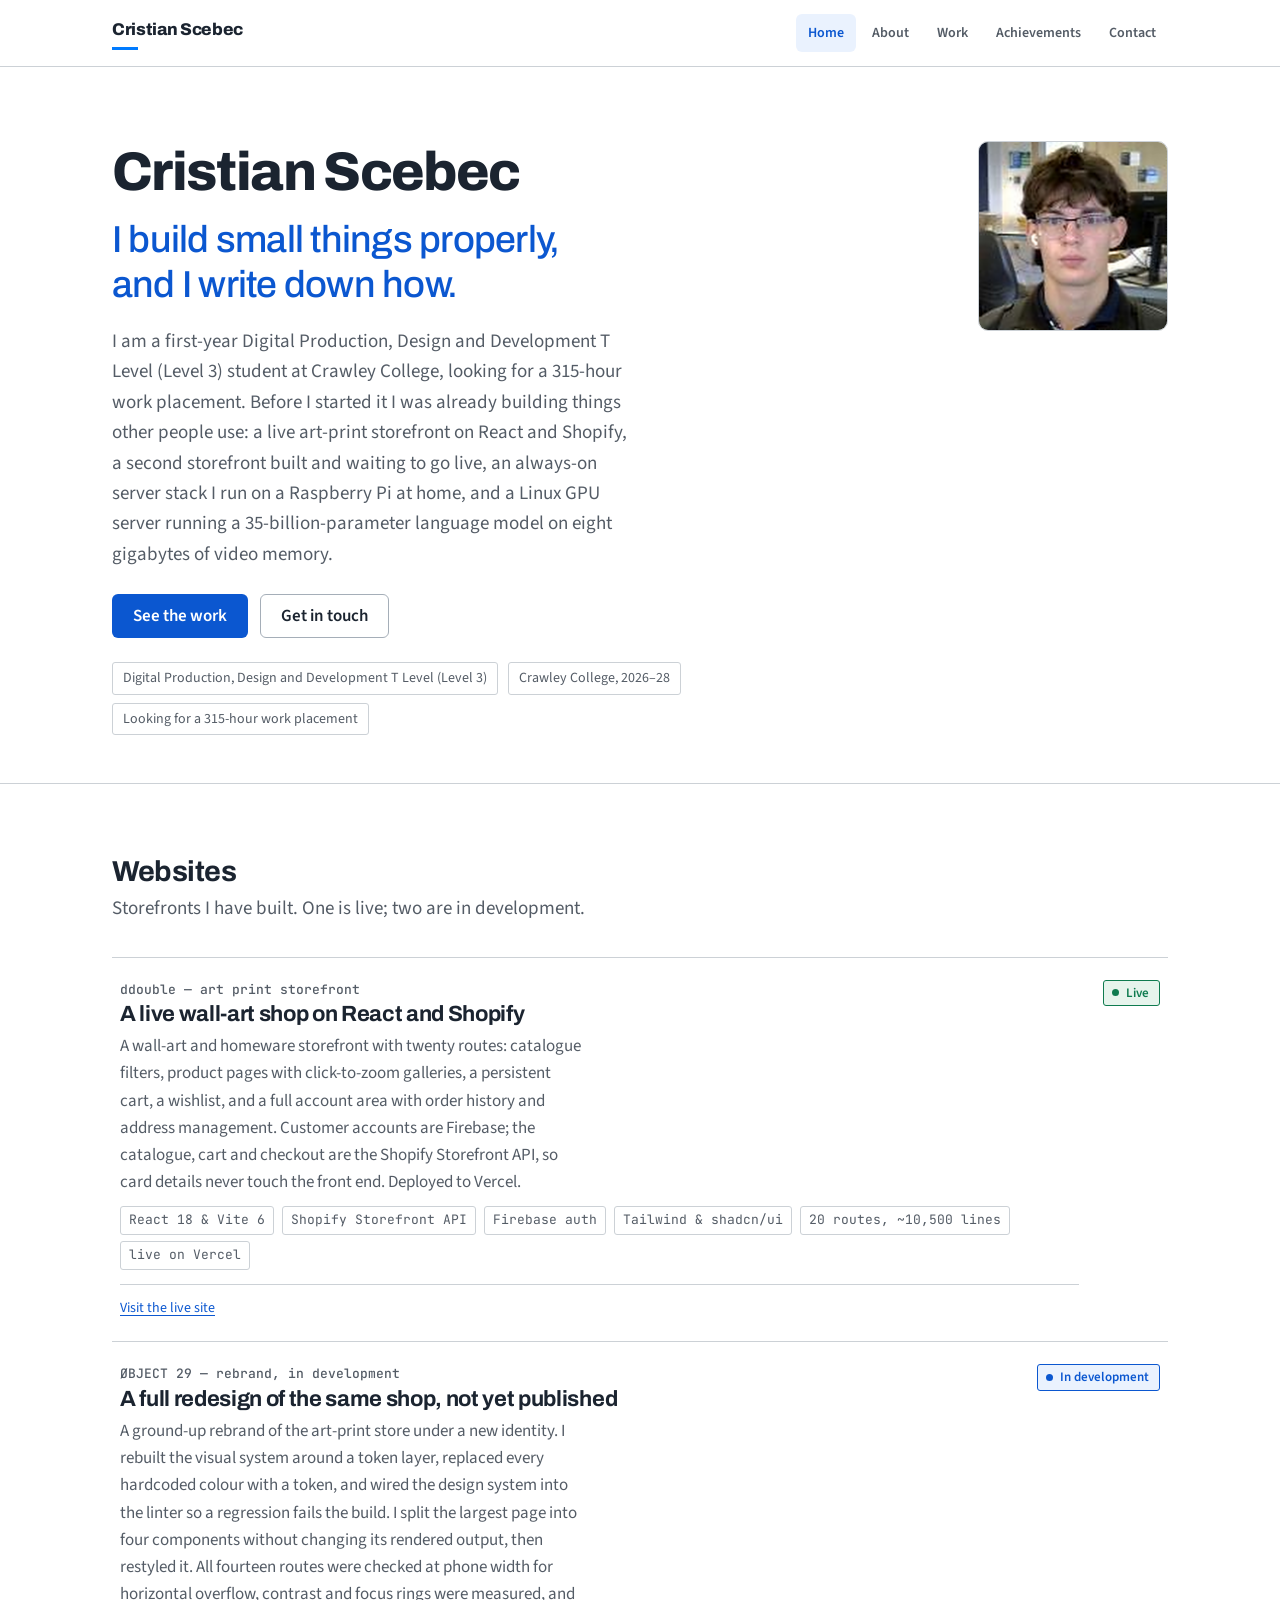
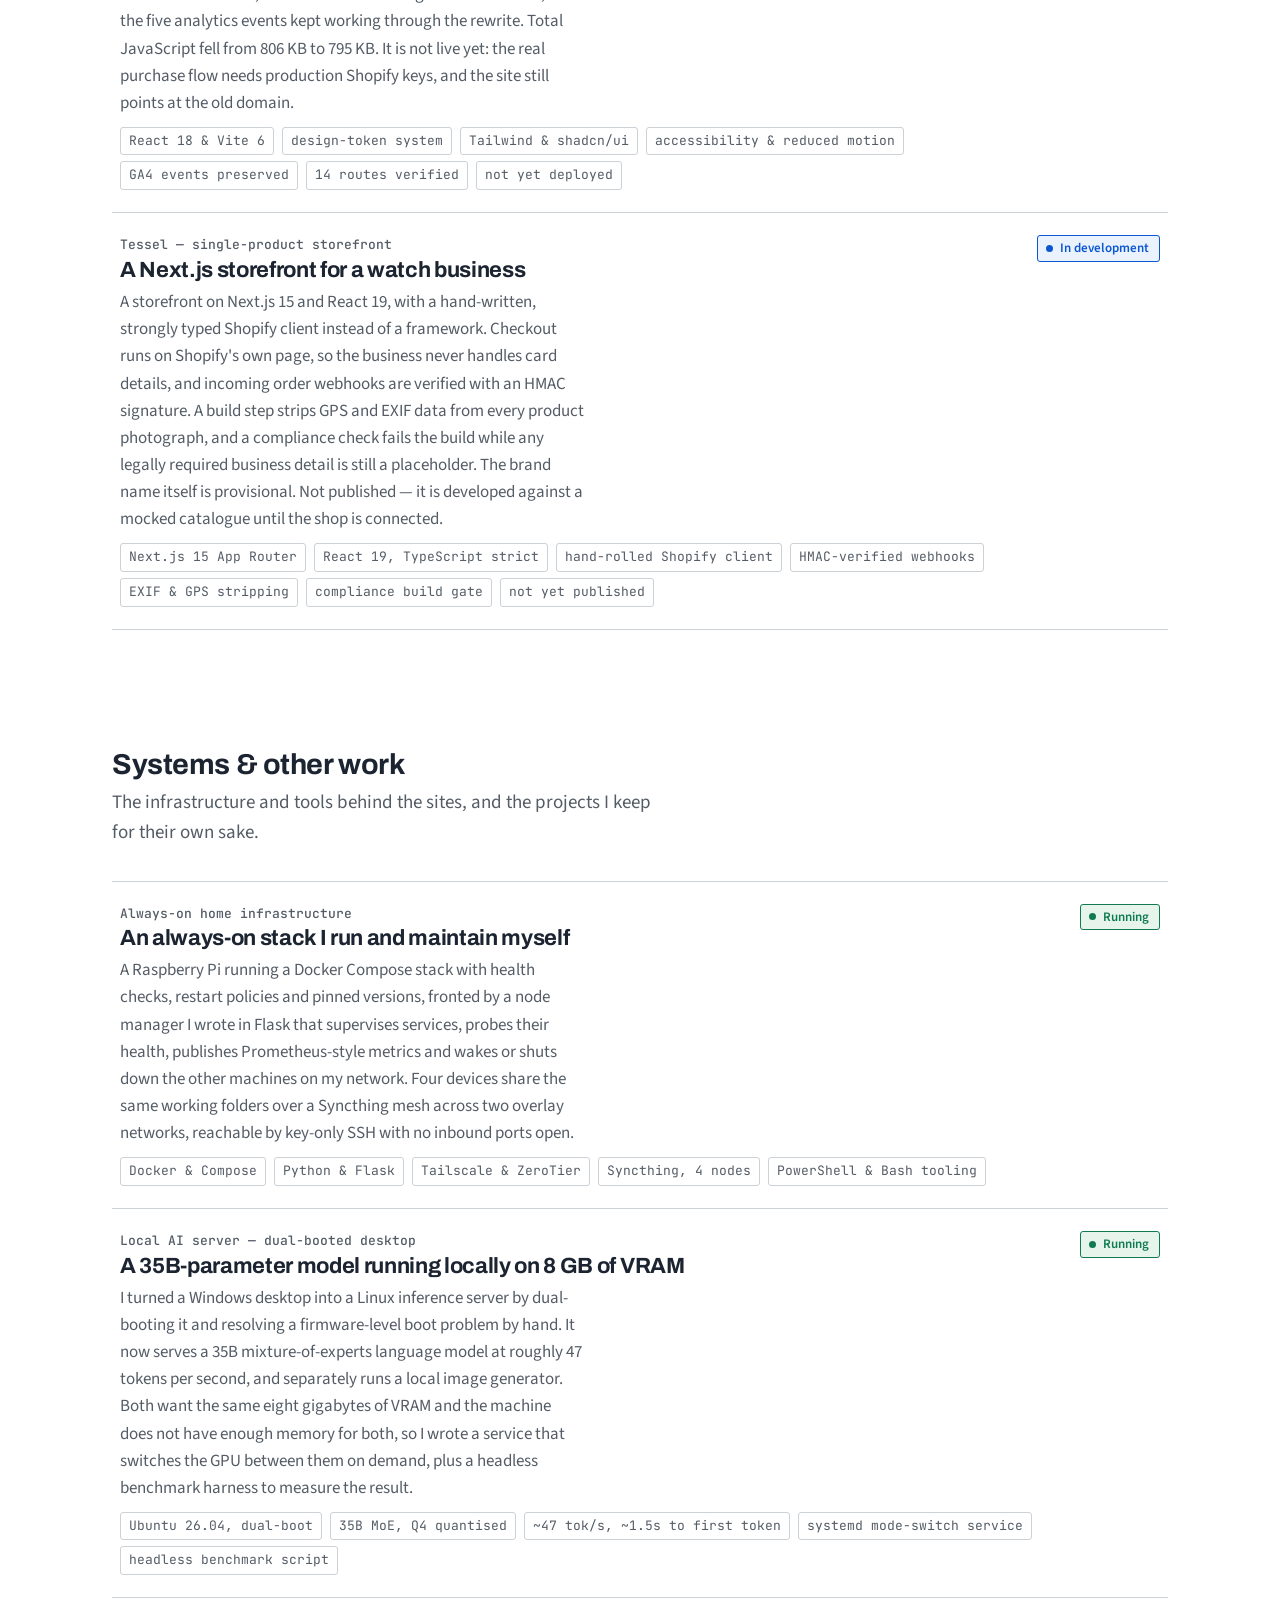
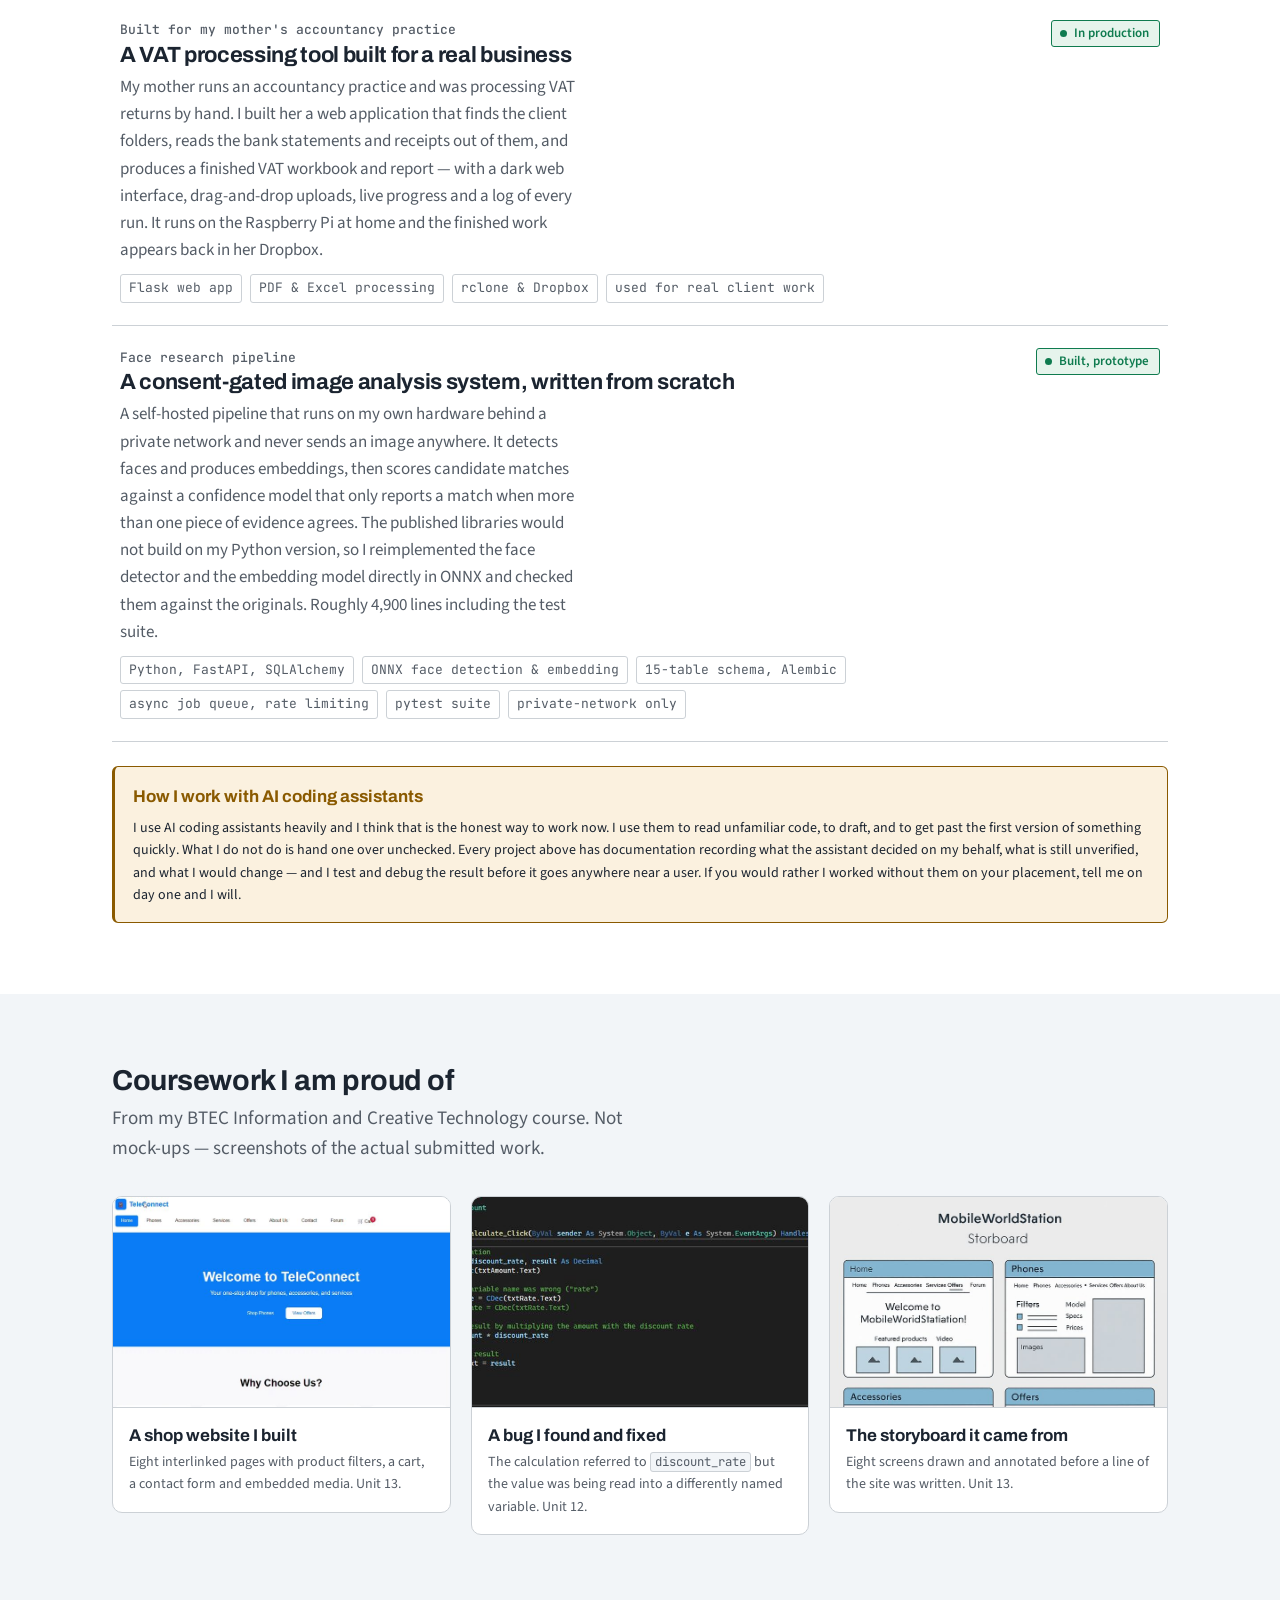
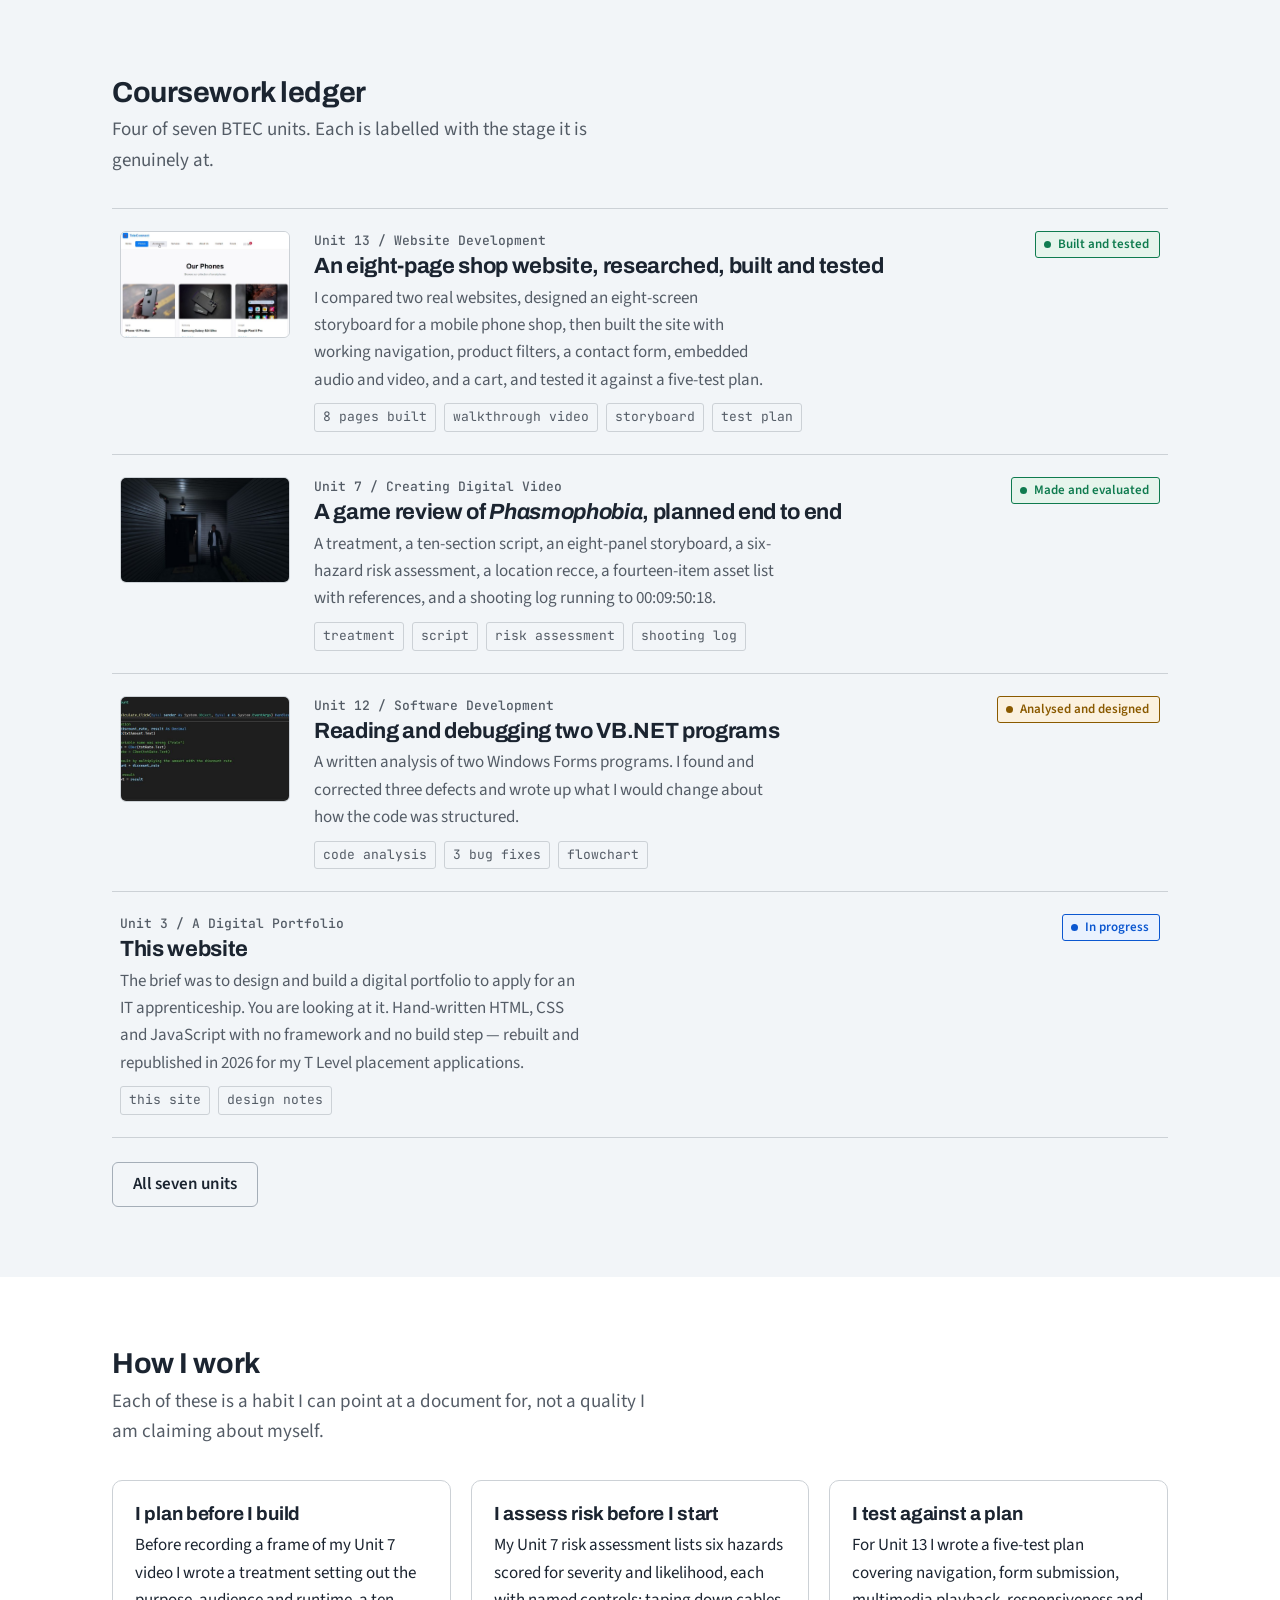
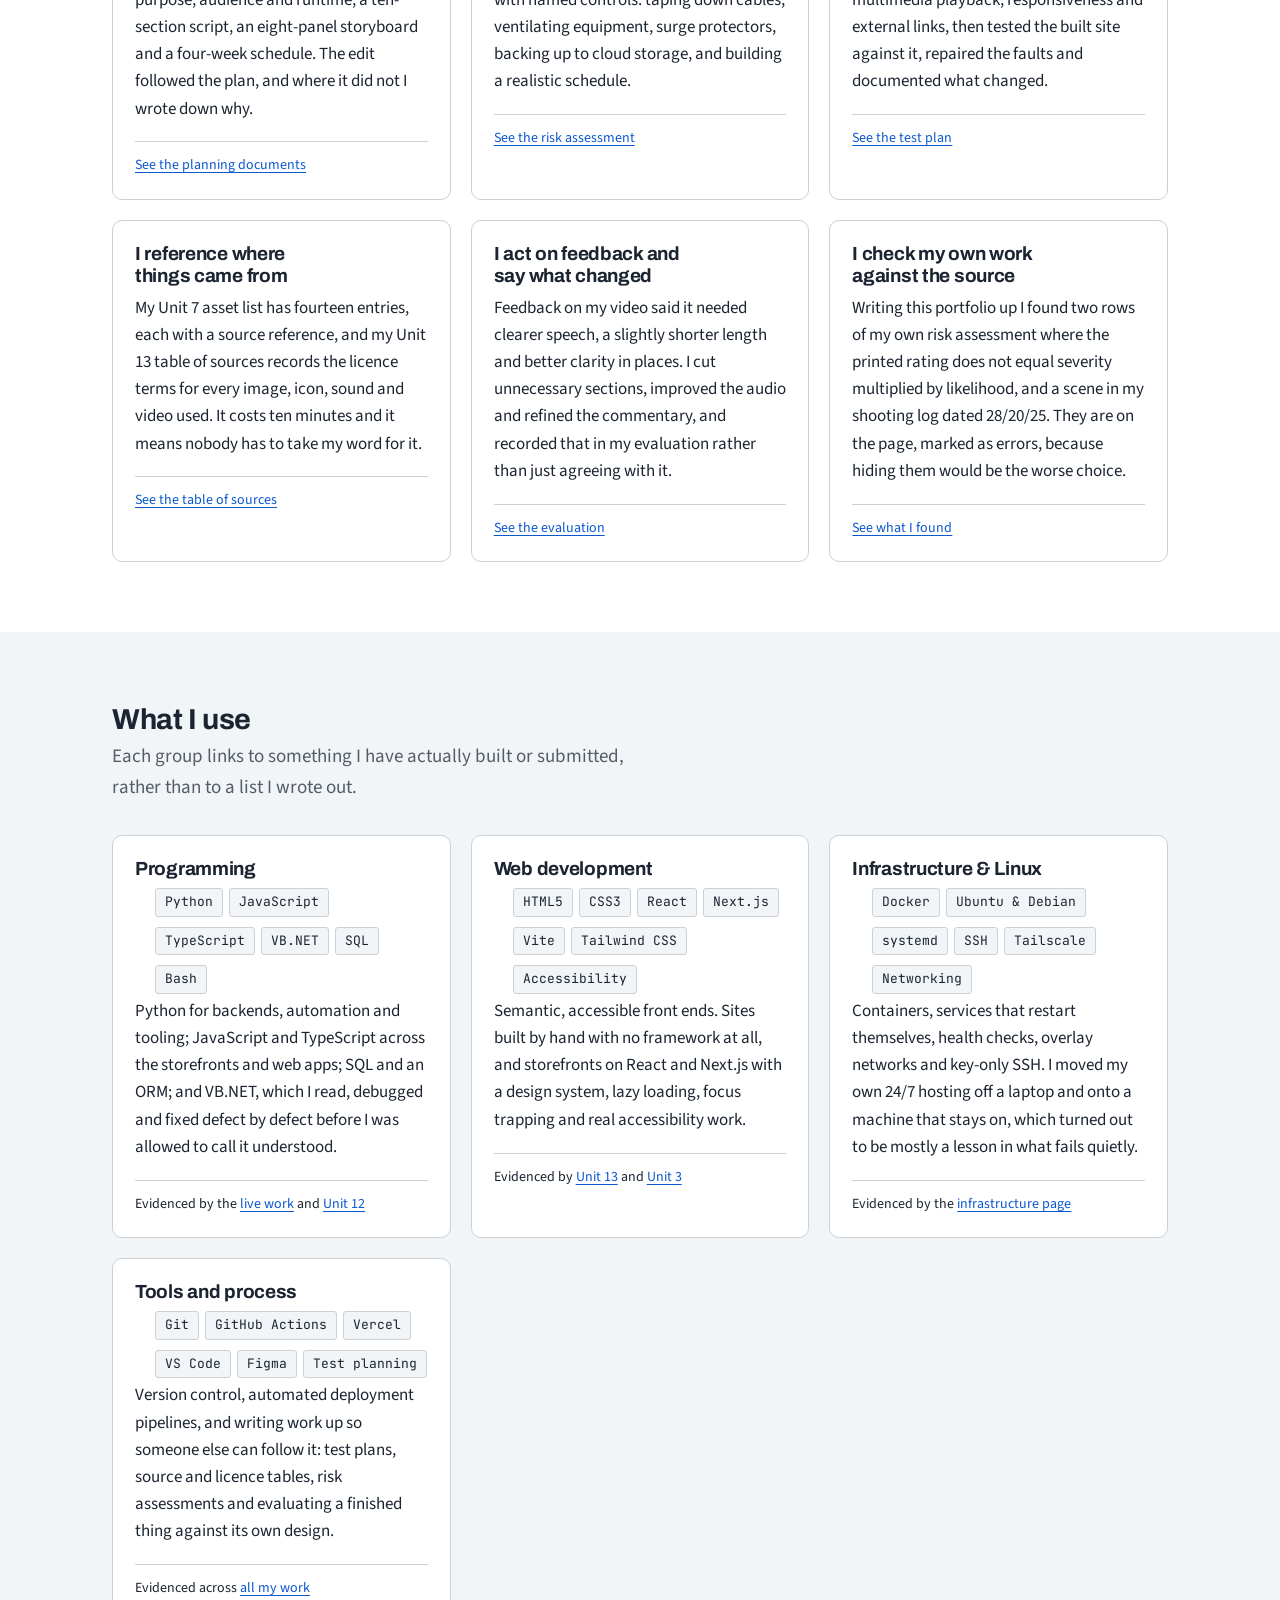
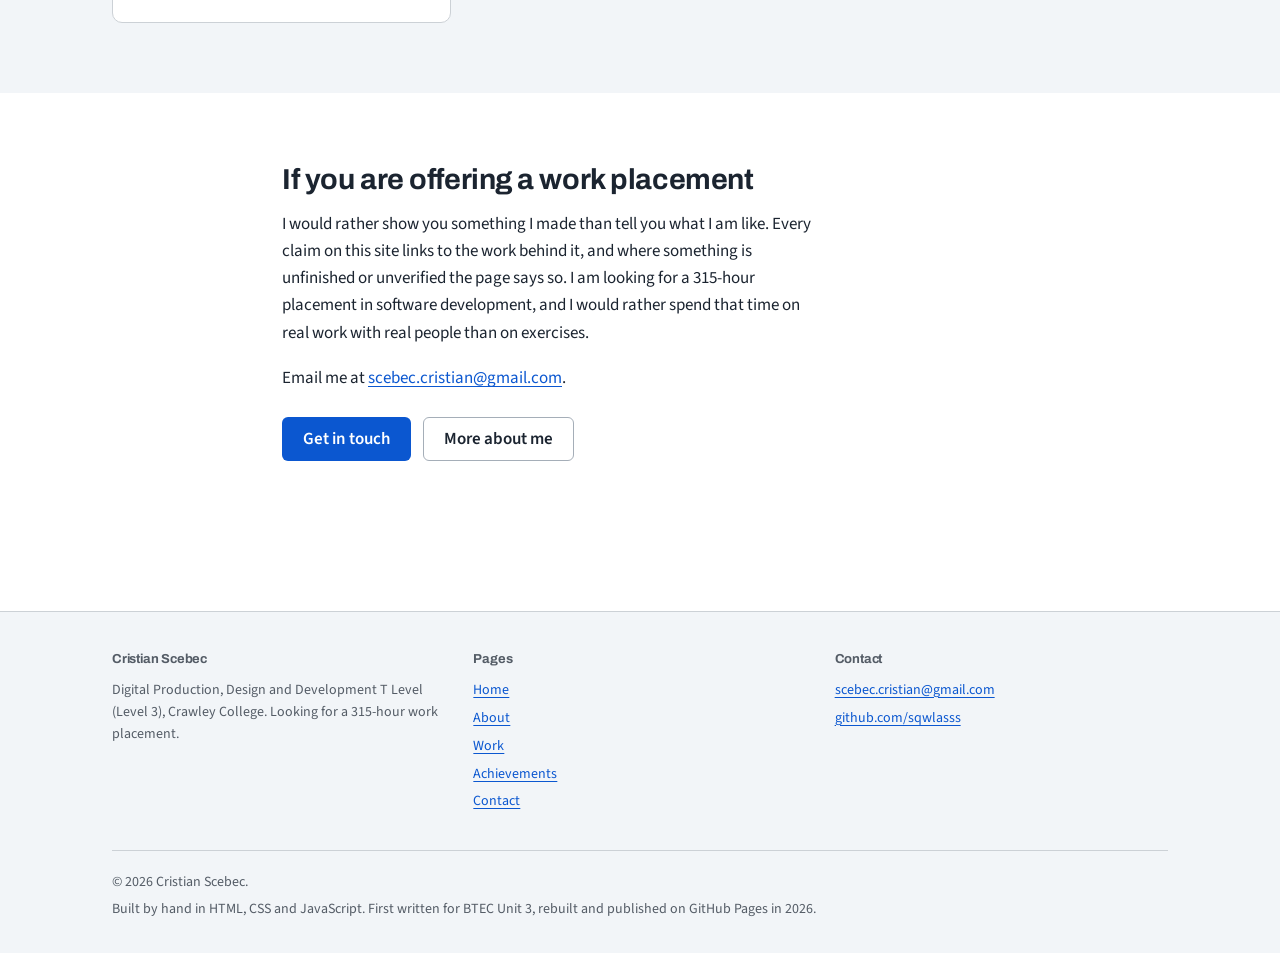
<file: index.html>
<!DOCTYPE html>
<html lang="en">
<head>
<meta charset="UTF-8">
<meta name="viewport" content="width=device-width, initial-scale=1.0">
<title>Cristian Scebec | Digital Portfolio</title>
<meta name="description" content="Digital Production, Design and Development T Level (Level 3) student at Crawley College, looking for a 315-hour work placement. A live Shopify storefront, a self-hosted always-on stack, and a Linux GPU inference server.">
<meta name="author" content="Cristian Scebec">

<meta property="og:type" content="website">
<meta property="og:title" content="Cristian Scebec | Digital Portfolio">
<meta property="og:description" content="Digital Production, Design and Development T Level (Level 3) student at Crawley College, looking for a 315-hour work placement. A live Shopify storefront, a self-hosted always-on stack, and a Linux GPU inference server.">
<meta property="og:url" content="https://sqwlasss.github.io/portfolio/">
<meta property="og:image" content="https://sqwlasss.github.io/portfolio/assets/images/u13-site-home.jpg">
<meta name="twitter:card" content="summary_large_image">

<link rel="canonical" href="https://sqwlasss.github.io/portfolio/">

<link rel="icon" href="assets/images/favicon-32.png" sizes="32x32">
<link rel="apple-touch-icon" href="assets/images/favicon-180.png">

<link rel="preconnect" href="https://fonts.googleapis.com">
<link rel="preconnect" href="https://fonts.gstatic.com" crossorigin>
<link href="https://fonts.googleapis.com/css2?family=Archivo:wght@500;600;700;800&family=Source+Sans+3:wght@400;600&family=JetBrains+Mono:wght@400;500&display=swap" rel="stylesheet">

<link rel="stylesheet" href="assets/css/style.css">
</head>
<body>
<a class="skip-link" href="#main">Skip to main content</a>

<nav class="site-nav" aria-label="Main">
  <div class="shell site-nav__inner">
    <a class="brand" href="index.html">Cristian Scebec</a>

    <button class="nav-toggle" type="button" aria-expanded="false" aria-controls="primary-navigation">
      <span class="nav-toggle__bars" aria-hidden="true"></span>
      <span class="nav-toggle__label">Menu</span>
    </button>

    <ul class="nav-list" id="primary-navigation">
      <li><a href="index.html" aria-current="page">Home</a></li>
      <li><a href="about.html">About</a></li>
      <li><a href="projects.html">Work</a></li>
      <li><a href="achievements.html">Achievements</a></li>
      <li><a href="contact.html">Contact</a></li>
    </ul>
  </div>
</nav>

<main id="main">

<header class="hero">
  <div class="shell hero__inner">
    <div>
      <h1 class="hero__name">Cristian Scebec</h1>
      <p class="hero__lede">I build small things properly, and I write down how.</p>

      <div class="prose">
        <p class="hero__intro">I am a first-year Digital Production, Design and Development T Level
        (Level 3) student at Crawley College, looking for a 315-hour work placement.
        Before I started it I was already building things other people use: a live art-print
        storefront on React and Shopify, a second storefront built and waiting to go live, an
        always-on server stack I run on a Raspberry Pi at home, and a Linux GPU server running
        a 35-billion-parameter language model on eight gigabytes of video memory.</p>
      </div>

      <div class="btn-row">
        <a class="btn btn--primary" href="projects.html">See the work</a>
        <a class="btn btn--ghost" href="contact.html">Get in touch</a>
      </div>

      <ul class="hero__meta">
        <li>Digital Production, Design and Development T Level (Level 3)</li>
        <li>Crawley College, 2026&ndash;28</li>
        <li>Looking for a 315-hour work placement</li>
      </ul>
    </div>

    <img class="hero__portrait" src="assets/photos/pfp-380.png"
         alt="Cristian Scebec" width="380" height="380">
  </div>
</header>

<section class="section">
  <div class="shell">
    <div class="section__head">
      <h2 class="section__title">Websites</h2>
      <p class="section__note">Storefronts I have built. One is live; two are in development.</p>
    </div>

    <ul class="ledger">

      <li class="ledger__item">
        <div class="ledger__link ledger__link--plain">
          <div>
            <span class="ledger__unit">ddouble &mdash; art print storefront</span>
            <h3 class="ledger__title">A live wall-art shop on React and Shopify</h3>
            <p class="ledger__desc">A wall-art and homeware storefront with twenty routes:
            catalogue filters, product pages with click-to-zoom galleries, a persistent cart,
            a wishlist, and a full account area with order history and address management.
            Customer accounts are Firebase; the catalogue, cart and checkout are the Shopify
            Storefront API, so card details never touch the front end. Deployed to Vercel.</p>
            <ul class="ledger__artefacts">
              <li>React 18 &amp; Vite 6</li>
              <li>Shopify Storefront API</li>
              <li>Firebase auth</li>
              <li>Tailwind &amp; shadcn/ui</li>
              <li>20 routes, ~10,500 lines</li>
              <li>live on Vercel</li>
            </ul>
            <p class="skill-group__proof"><a href="https://ddouble-store.vercel.app" target="_blank" rel="noopener noreferrer">Visit the live site</a></p>
          </div>
          <p class="status status--live ledger__status">Live</p>
        </div>
      </li>

      <li class="ledger__item">
        <div class="ledger__link ledger__link--plain">
          <div>
            <span class="ledger__unit">&Oslash;BJECT 29 &mdash; rebrand, in development</span>
            <h3 class="ledger__title">A full redesign of the same shop, not yet published</h3>
            <p class="ledger__desc">A ground-up rebrand of the art-print store under a new
            identity. I rebuilt the visual system around a token layer, replaced every hardcoded
            colour with a token, and wired the design system into the linter so a regression
            fails the build. I split the largest page into four components without changing its
            rendered output, then restyled it. All fourteen routes were checked at phone width
            for horizontal overflow, contrast and focus rings were measured, and the five
            analytics events kept working through the rewrite. Total JavaScript fell from 806 KB
            to 795 KB. It is not live yet: the real purchase flow needs production Shopify keys,
            and the site still points at the old domain.</p>
            <ul class="ledger__artefacts">
              <li>React 18 &amp; Vite 6</li>
              <li>design-token system</li>
              <li>Tailwind &amp; shadcn/ui</li>
              <li>accessibility &amp; reduced motion</li>
              <li>GA4 events preserved</li>
              <li>14 routes verified</li>
              <li>not yet deployed</li>
            </ul>
          </div>
          <p class="status status--progress ledger__status">In development</p>
        </div>
      </li>

      <li class="ledger__item">
        <div class="ledger__link ledger__link--plain">
          <div>
            <span class="ledger__unit">Tessel &mdash; single-product storefront</span>
            <h3 class="ledger__title">A Next.js storefront for a watch business</h3>
            <p class="ledger__desc">A storefront on Next.js 15 and React 19, with a
            hand-written, strongly typed Shopify client instead of a framework. Checkout runs
            on Shopify's own page, so the business never handles card details, and incoming
            order webhooks are verified with an HMAC signature. A build step strips GPS and
            EXIF data from every product photograph, and a compliance check fails the build
            while any legally required business detail is still a placeholder. The brand name
            itself is provisional. Not published &mdash; it is developed against a mocked
            catalogue until the shop is connected.</p>
            <ul class="ledger__artefacts">
              <li>Next.js 15 App Router</li>
              <li>React 19, TypeScript strict</li>
              <li>hand-rolled Shopify client</li>
              <li>HMAC-verified webhooks</li>
              <li>EXIF &amp; GPS stripping</li>
              <li>compliance build gate</li>
              <li>not yet published</li>
            </ul>
          </div>
          <p class="status status--progress ledger__status">In development</p>
        </div>
      </li>

    </ul>
  </div>
</section>

<section class="section section--tight">
  <div class="shell">
    <div class="section__head">
      <h2 class="section__title">Systems &amp; other work</h2>
      <p class="section__note">The infrastructure and tools behind the sites, and the projects
      I keep for their own sake.</p>
    </div>

    <ul class="ledger">

      <li class="ledger__item">
        <div class="ledger__link ledger__link--plain">
          <div>
            <span class="ledger__unit">Always-on home infrastructure</span>
            <h3 class="ledger__title">An always-on stack I run and maintain myself</h3>
            <p class="ledger__desc">A Raspberry Pi running a Docker Compose stack with health
            checks, restart policies and pinned versions, fronted by a node manager I wrote in
            Flask that supervises services, probes their health, publishes Prometheus-style
            metrics and wakes or shuts down the other machines on my network. Four devices
            share the same working folders over a Syncthing mesh across two overlay networks,
            reachable by key-only SSH with no inbound ports open.</p>
            <ul class="ledger__artefacts">
              <li>Docker &amp; Compose</li>
              <li>Python &amp; Flask</li>
              <li>Tailscale &amp; ZeroTier</li>
              <li>Syncthing, 4 nodes</li>
              <li>PowerShell &amp; Bash tooling</li>
            </ul>
          </div>
          <p class="status status--live ledger__status">Running</p>
        </div>
      </li>

      <li class="ledger__item">
        <div class="ledger__link ledger__link--plain">
          <div>
            <span class="ledger__unit">Local AI server &mdash; dual-booted desktop</span>
            <h3 class="ledger__title">A 35B-parameter model running locally on 8&nbsp;GB of VRAM</h3>
            <p class="ledger__desc">I turned a Windows desktop into a Linux inference server by
            dual-booting it and resolving a firmware-level boot problem by hand. It now serves
            a 35B mixture-of-experts language model at roughly 47 tokens per second, and
            separately runs a local image generator. Both want the same eight gigabytes of
            VRAM and the machine does not have enough memory for both, so I wrote a service
            that switches the GPU between them on demand, plus a headless benchmark harness to
            measure the result.</p>
            <ul class="ledger__artefacts">
              <li>Ubuntu 26.04, dual-boot</li>
              <li>35B MoE, Q4 quantised</li>
              <li>~47 tok/s, ~1.5s to first token</li>
              <li>systemd mode-switch service</li>
              <li>headless benchmark script</li>
            </ul>
          </div>
          <p class="status status--live ledger__status">Running</p>
        </div>
      </li>

      <li class="ledger__item">
        <div class="ledger__link ledger__link--plain">
          <div>
            <span class="ledger__unit">Built for my mother's accountancy practice</span>
            <h3 class="ledger__title">A VAT processing tool built for a real business</h3>
            <p class="ledger__desc">My mother runs an accountancy practice and was processing
            VAT returns by hand. I built her a web application that finds the client folders,
            reads the bank statements and receipts out of them, and produces a finished VAT
            workbook and report &mdash; with a dark web interface, drag-and-drop uploads, live
            progress and a log of every run. It runs on the Raspberry Pi at home and the
            finished work appears back in her Dropbox.</p>
            <ul class="ledger__artefacts">
              <li>Flask web app</li>
              <li>PDF &amp; Excel processing</li>
              <li>rclone &amp; Dropbox</li>
              <li>used for real client work</li>
            </ul>
          </div>
          <p class="status status--live ledger__status">In production</p>
        </div>
      </li>

      <li class="ledger__item">
        <div class="ledger__link ledger__link--plain">
          <div>
            <span class="ledger__unit">Face research pipeline</span>
            <h3 class="ledger__title">A consent-gated image analysis system, written from scratch</h3>
            <p class="ledger__desc">A self-hosted pipeline that runs on my own hardware behind
            a private network and never sends an image anywhere. It detects faces and produces
            embeddings, then scores candidate matches against a confidence model that only
            reports a match when more than one piece of evidence agrees. The published
            libraries would not build on my Python version, so I reimplemented the face
            detector and the embedding model directly in ONNX and checked them against the
            originals. Roughly 4,900 lines including the test suite.</p>
            <ul class="ledger__artefacts">
              <li>Python, FastAPI, SQLAlchemy</li>
              <li>ONNX face detection &amp; embedding</li>
              <li>15-table schema, Alembic</li>
              <li>async job queue, rate limiting</li>
              <li>pytest suite</li>
              <li>private-network only</li>
            </ul>
          </div>
          <p class="status status--built ledger__status">Built, prototype</p>
        </div>
      </li>

    </ul>

    <div class="callout callout--todo flow-top">
      <p class="callout__title">How I work with AI coding assistants</p>
      <p>I use AI coding assistants heavily and I think that is the honest way to work now.
      I use them to read unfamiliar code, to draft, and to get past the first version of
      something quickly. What I do not do is hand one over unchecked. Every project above has
      documentation recording what the assistant decided on my behalf, what is still
      unverified, and what I would change &mdash; and I test and debug the result before it
      goes anywhere near a user. If you would rather I worked without them on your placement,
      tell me on day one and I will.</p>
    </div>
  </div>
</section>

<section class="section section--sunken">
  <div class="shell">
    <div class="section__head">
      <h2 class="section__title">Coursework I am proud of</h2>
      <p class="section__note">From my BTEC Information and Creative Technology course. Not
      mock-ups &mdash; screenshots of the actual submitted work.</p>
    </div>

    <ul class="proof-strip">
      <li>
        <figure class="proof">
          <img src="assets/images/u13-site-home-card.jpg"
               alt="The home page of the phone shop website I built, with a blue banner reading Welcome to TeleConnect and a row of four benefit cards below it"
               width="760" height="471" loading="lazy">
          <figcaption>
            <b>A shop website I built</b>
            Eight interlinked pages with product filters, a cart, a contact form and embedded
            media. Unit 13.
          </figcaption>
        </figure>
      </li>
      <li>
        <figure class="proof">
          <img src="assets/images/u12-frmdiscount-fix-card.jpg"
               alt="VB.NET code in Visual Studio showing my comment marking the original wrong variable name and the corrected line beneath it"
               width="760" height="300" loading="lazy">
          <figcaption>
            <b>A bug I found and fixed</b>
            The calculation referred to <code>discount_rate</code> but the value was being
            read into a differently named variable. Unit 12.
          </figcaption>
        </figure>
      </li>
      <li>
        <figure class="proof">
          <img src="assets/images/u13-storyboard-blue-card.jpg"
               alt="The top of my eight-screen storyboard, showing the Home and Phones screens drawn as labelled wireframes"
               width="760" height="471" loading="lazy">
          <figcaption>
            <b>The storyboard it came from</b>
            Eight screens drawn and annotated before a line of the site was written. Unit 13.
          </figcaption>
        </figure>
      </li>
    </ul>
  </div>
</section>

<section class="section section--sunken">
  <div class="shell">
    <div class="section__head">
      <h2 class="section__title">Coursework ledger</h2>
      <p class="section__note">Four of seven BTEC units. Each is labelled with the stage it is
      genuinely at.</p>
    </div>

    <ul class="ledger">

      <li class="ledger__item">
        <a class="ledger__link" href="projects/unit-13.html">
          <img class="ledger__thumb" src="assets/images/u13-site-phones-card.jpg"
               alt="The product listing page of the site I built, showing phone cards with specification tables and prices"
               width="760" height="471" loading="lazy">
          <div>
            <span class="ledger__unit">Unit 13 / Website Development</span>
            <h3 class="ledger__title">An eight-page shop website, researched, built and tested</h3>
            <p class="ledger__desc">I compared two real websites, designed an eight-screen
            storyboard for a mobile phone shop, then built the site with working navigation,
            product filters, a contact form, embedded audio and video, and a cart, and tested
            it against a five-test plan.</p>
            <ul class="ledger__artefacts">
              <li>8 pages built</li>
              <li>walkthrough video</li>
              <li>storyboard</li>
              <li>test plan</li>
            </ul>
          </div>
          <p class="status status--built ledger__status">Built and tested</p>
        </a>
      </li>

      <li class="ledger__item">
        <a class="ledger__link" href="projects/unit-7.html">
          <img class="ledger__thumb" src="assets/images/u7-storyboard-house-card.jpg"
               alt="A still from Phasmophobia showing a dark house at night, used as a panel in my storyboard"
               width="760" height="428" loading="lazy">
          <div>
            <span class="ledger__unit">Unit 7 / Creating Digital Video</span>
            <h3 class="ledger__title">A game review of <em>Phasmophobia</em>, planned end to end</h3>
            <p class="ledger__desc">A treatment, a ten-section script, an eight-panel
            storyboard, a six-hazard risk assessment, a location recce, a fourteen-item asset
            list with references, and a shooting log running to 00:09:50:18.</p>
            <ul class="ledger__artefacts">
              <li>treatment</li>
              <li>script</li>
              <li>risk assessment</li>
              <li>shooting log</li>
            </ul>
          </div>
          <p class="status status--built ledger__status">Made and evaluated</p>
        </a>
      </li>

      <li class="ledger__item">
        <a class="ledger__link" href="projects/unit-12.html">
          <img class="ledger__thumb" src="assets/images/u12-frmdiscount-fix-card.jpg"
               alt="VB.NET source code in Visual Studio with my own comments marking a variable name I corrected"
               width="760" height="300" loading="lazy">
          <div>
            <span class="ledger__unit">Unit 12 / Software Development</span>
            <h3 class="ledger__title">Reading and debugging two VB.NET programs</h3>
            <p class="ledger__desc">A written analysis of two Windows Forms programs. I found
            and corrected three defects and wrote up what I would change about how the code
            was structured.</p>
            <ul class="ledger__artefacts">
              <li>code analysis</li>
              <li>3 bug fixes</li>
              <li>flowchart</li>
            </ul>
          </div>
          <p class="status status--designed ledger__status">Analysed and designed</p>
        </a>
      </li>

      <li class="ledger__item">
        <a class="ledger__link ledger__link--plain" href="projects/unit-3.html">
          <div>
            <span class="ledger__unit">Unit 3 / A Digital Portfolio</span>
            <h3 class="ledger__title">This website</h3>
            <p class="ledger__desc">The brief was to design and build a digital portfolio to apply for an
            IT apprenticeship. You are looking at it. Hand-written HTML, CSS and JavaScript
            with no framework and no build step &mdash; rebuilt and republished in 2026 for my
            T Level placement applications.</p>
            <ul class="ledger__artefacts">
              <li>this site</li>
              <li>design notes</li>
            </ul>
          </div>
          <p class="status status--progress ledger__status">In progress</p>
        </a>
      </li>

    </ul>

    <div class="btn-row">
      <a class="btn btn--ghost" href="projects.html">All seven units</a>
    </div>
  </div>
</section>

<section class="section">
  <div class="shell">
    <div class="section__head">
      <h2 class="section__title">How I work</h2>
      <p class="section__note">Each of these is a habit I can point at a document for, not a
      quality I am claiming about myself.</p>
    </div>

    <ul class="card-grid card-grid--wide">

      <li class="card">
        <h3 class="card__title">I plan before I build</h3>
        <p>Before recording a frame of my Unit 7 video I wrote a treatment setting out the
        purpose, audience and runtime, a ten-section script, an eight-panel storyboard and a
        four-week schedule. The edit followed the plan, and where it did not I wrote down
        why.</p>
        <p class="skill-group__proof"><a href="projects/unit-7.html">See the planning
        documents</a></p>
      </li>

      <li class="card">
        <h3 class="card__title">I assess risk before I start</h3>
        <p>My Unit 7 risk assessment lists six hazards scored for severity and likelihood,
        each with named controls: taping down cables, ventilating equipment, surge
        protectors, backing up to cloud storage, and building a realistic schedule.</p>
        <p class="skill-group__proof"><a href="projects/unit-7.html">See the risk
        assessment</a></p>
      </li>

      <li class="card">
        <h3 class="card__title">I test against a plan</h3>
        <p>For Unit 13 I wrote a five-test plan covering navigation, form submission,
        multimedia playback, responsiveness and external links, then tested the built site
        against it, repaired the faults and documented what changed.</p>
        <p class="skill-group__proof"><a href="projects/unit-13.html">See the test plan</a></p>
      </li>

      <li class="card">
        <h3 class="card__title">I reference where things came from</h3>
        <p>My Unit 7 asset list has fourteen entries, each with a source reference, and my
        Unit 13 table of sources records the licence terms for every image, icon, sound and
        video used. It costs ten minutes and it means nobody has to take my word for it.</p>
        <p class="skill-group__proof"><a href="projects/unit-13.html">See the table of
        sources</a></p>
      </li>

      <li class="card">
        <h3 class="card__title">I act on feedback and say what changed</h3>
        <p>Feedback on my video said it needed clearer speech, a slightly shorter length and
        better clarity in places. I cut unnecessary sections, improved the audio and refined
        the commentary, and recorded that in my evaluation rather than just agreeing with
        it.</p>
        <p class="skill-group__proof"><a href="projects/unit-7.html">See the evaluation</a></p>
      </li>

      <li class="card">
        <h3 class="card__title">I check my own work against the source</h3>
        <p>Writing this portfolio up I found two rows of my own risk assessment where the
        printed rating does not equal severity multiplied by likelihood, and a scene in my
        shooting log dated 28/20/25. They are on the page, marked as errors, because hiding
        them would be the worse choice.</p>
        <p class="skill-group__proof"><a href="projects/unit-7.html">See what I found</a></p>
      </li>

    </ul>
  </div>
</section>

<section class="section section--sunken">
  <div class="shell">
    <div class="section__head">
      <h2 class="section__title">What I use</h2>
      <p class="section__note">Each group links to something I have actually built or
      submitted, rather than to a list I wrote out.</p>
    </div>

    <ul class="card-grid">

      <li class="card">
        <h3 class="card__title">Programming</h3>
        <ul class="tag-list">
          <li class="tag">Python</li>
          <li class="tag">JavaScript</li>
          <li class="tag">TypeScript</li>
          <li class="tag">VB.NET</li>
          <li class="tag">SQL</li>
          <li class="tag">Bash</li>
        </ul>
        <p>Python for backends, automation and tooling; JavaScript and TypeScript across the
        storefronts and web apps; SQL and an ORM; and VB.NET, which I read, debugged and fixed
        defect by defect before I was allowed to call it understood.</p>
        <p class="skill-group__proof">Evidenced by the
        <a href="projects.html">live work</a> and
        <a href="projects/unit-12.html">Unit 12</a></p>
      </li>

      <li class="card">
        <h3 class="card__title">Web development</h3>
        <ul class="tag-list">
          <li class="tag">HTML5</li>
          <li class="tag">CSS3</li>
          <li class="tag">React</li>
          <li class="tag">Next.js</li>
          <li class="tag">Vite</li>
          <li class="tag">Tailwind CSS</li>
          <li class="tag">Accessibility</li>
        </ul>
        <p>Semantic, accessible front ends. Sites built by hand with no framework at all, and
        storefronts on React and Next.js with a design system, lazy loading, focus trapping and
        real accessibility work.</p>
        <p class="skill-group__proof">Evidenced by <a href="projects/unit-13.html">Unit 13</a>
        and <a href="projects/unit-3.html">Unit 3</a></p>
      </li>

      <li class="card">
        <h3 class="card__title">Infrastructure &amp; Linux</h3>
        <ul class="tag-list">
          <li class="tag">Docker</li>
          <li class="tag">Ubuntu &amp; Debian</li>
          <li class="tag">systemd</li>
          <li class="tag">SSH</li>
          <li class="tag">Tailscale</li>
          <li class="tag">Networking</li>
        </ul>
        <p>Containers, services that restart themselves, health checks, overlay networks and
        key-only SSH. I moved my own 24/7 hosting off a laptop and onto a machine that stays on,
        which turned out to be mostly a lesson in what fails quietly.</p>
        <p class="skill-group__proof">Evidenced by the <a href="about.html">infrastructure page</a></p>
      </li>

      <li class="card">
        <h3 class="card__title">Tools and process</h3>
        <ul class="tag-list">
          <li class="tag">Git</li>
          <li class="tag">GitHub Actions</li>
          <li class="tag">Vercel</li>
          <li class="tag">VS Code</li>
          <li class="tag">Figma</li>
          <li class="tag">Test planning</li>
        </ul>
        <p>Version control, automated deployment pipelines, and writing work up so someone else
        can follow it: test plans, source and licence tables, risk assessments and evaluating
        a finished thing against its own design.</p>
        <p class="skill-group__proof">Evidenced across <a href="projects.html">all my work</a></p>
      </li>

    </ul>
  </div>
</section>

<section class="section">
  <div class="shell shell--narrow">
    <div class="prose">
      <h2>If you are offering a work placement</h2>
      <p>I would rather show you something I made than tell you what I am like. Every claim on
      this site links to the work behind it, and where something is unfinished or unverified
      the page says so. I am looking for a 315-hour placement in software development, and I
      would rather spend that time on real work with real people than on exercises.</p>
      <p>Email me at
      <a href="mailto:scebec.cristian@gmail.com">scebec.cristian@gmail.com</a>.</p>
    </div>
    <div class="btn-row">
      <a class="btn btn--primary" href="contact.html">Get in touch</a>
      <a class="btn btn--ghost" href="about.html">More about me</a>
    </div>
  </div>
</section>

</main>

<footer class="site-footer">
  <div class="shell">
    <div class="site-footer__grid">
      <div>
        <h2>Cristian Scebec</h2>
        <p>Digital Production, Design and Development T Level (Level 3), Crawley College. Looking for a 315-hour work placement.</p>
      </div>
      <div>
        <h2>Pages</h2>
        <ul>
          <li><a href="index.html">Home</a></li>
          <li><a href="about.html">About</a></li>
          <li><a href="projects.html">Work</a></li>
          <li><a href="achievements.html">Achievements</a></li>
          <li><a href="contact.html">Contact</a></li>
        </ul>
      </div>
      <div>
        <h2>Contact</h2>
        <ul>
          <li><a href="mailto:scebec.cristian@gmail.com">scebec.cristian@gmail.com</a></li>
          <li><a href="https://github.com/sqwlasss" rel="noopener noreferrer" target="_blank">github.com/sqwlasss</a></li>
        </ul>
      </div>
    </div>
    <div class="site-footer__base">
      <p>&copy; 2026 Cristian Scebec.</p>
      <p>Built by hand in HTML, CSS and JavaScript. First written for BTEC Unit 3, rebuilt and published on GitHub Pages in 2026.</p>
    </div>
  </div>
</footer>

<script src="assets/js/main.js"></script>
</body>
</html>
</file>
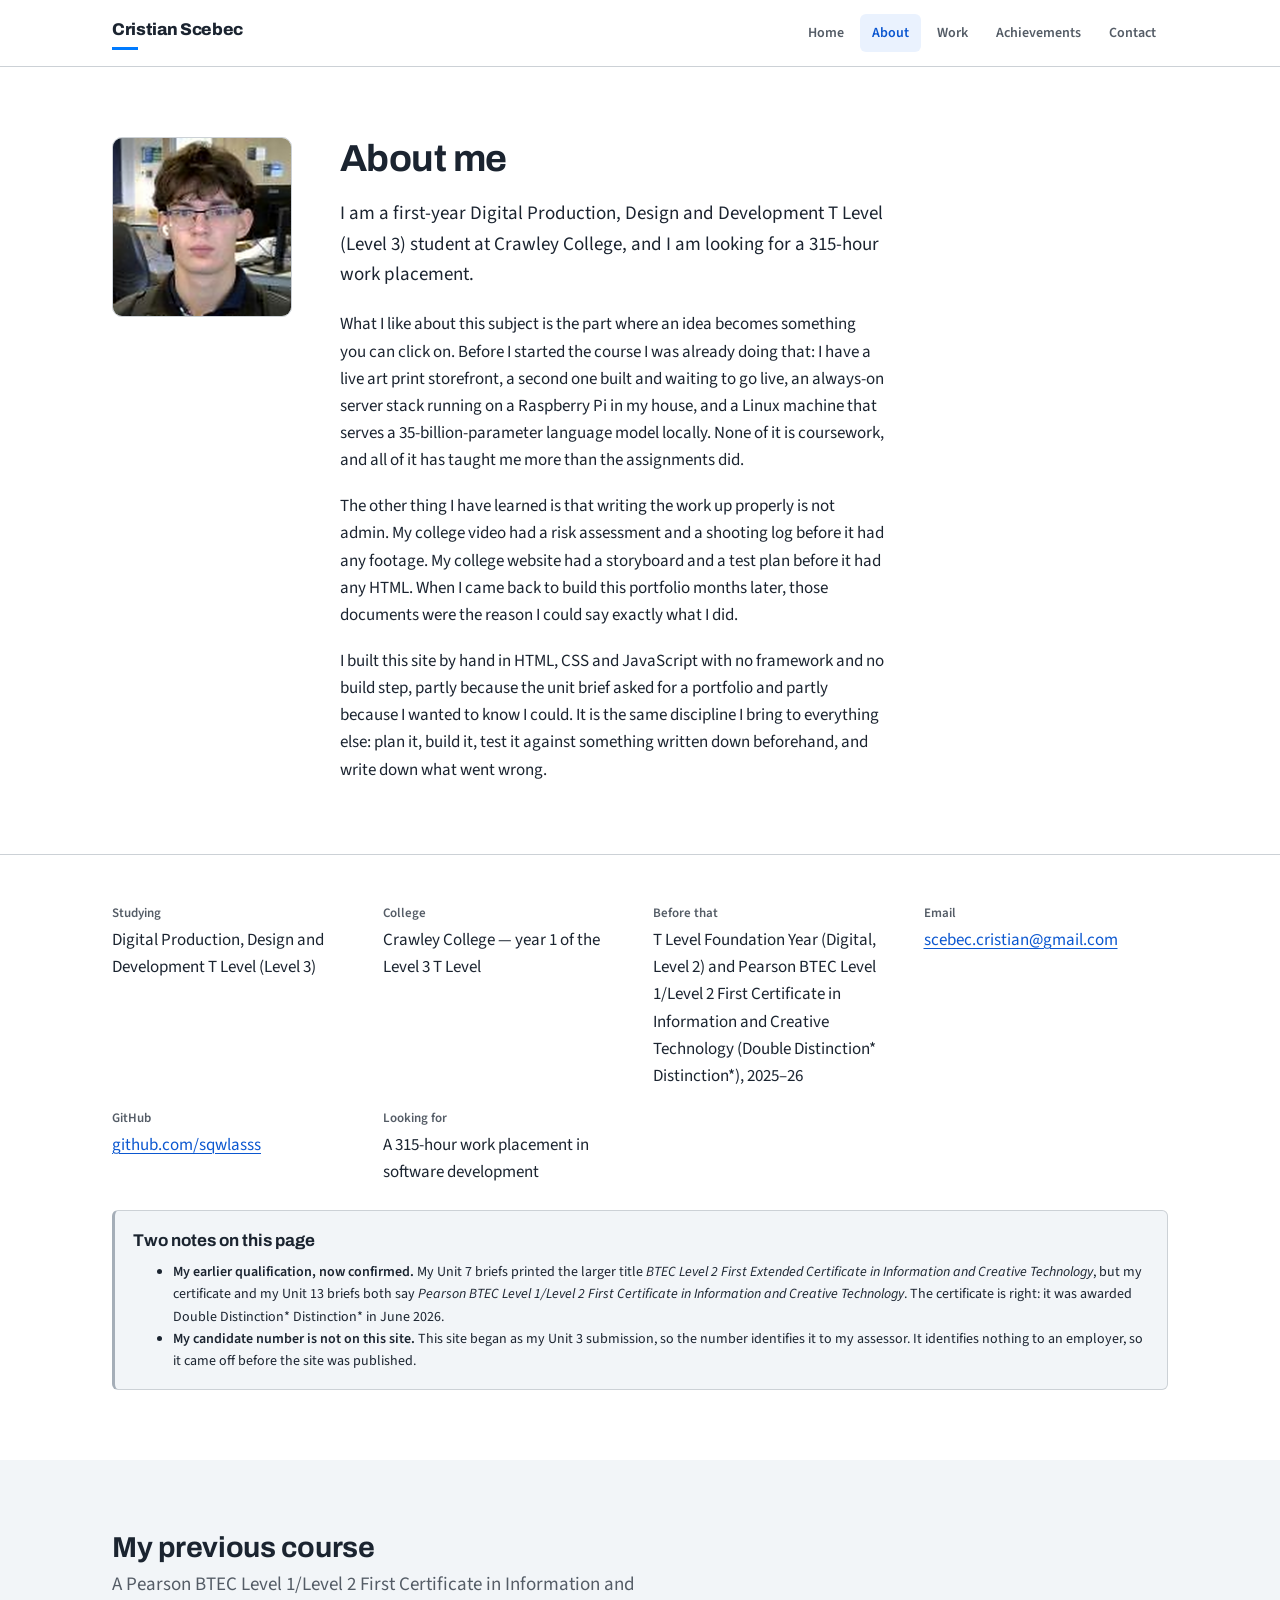
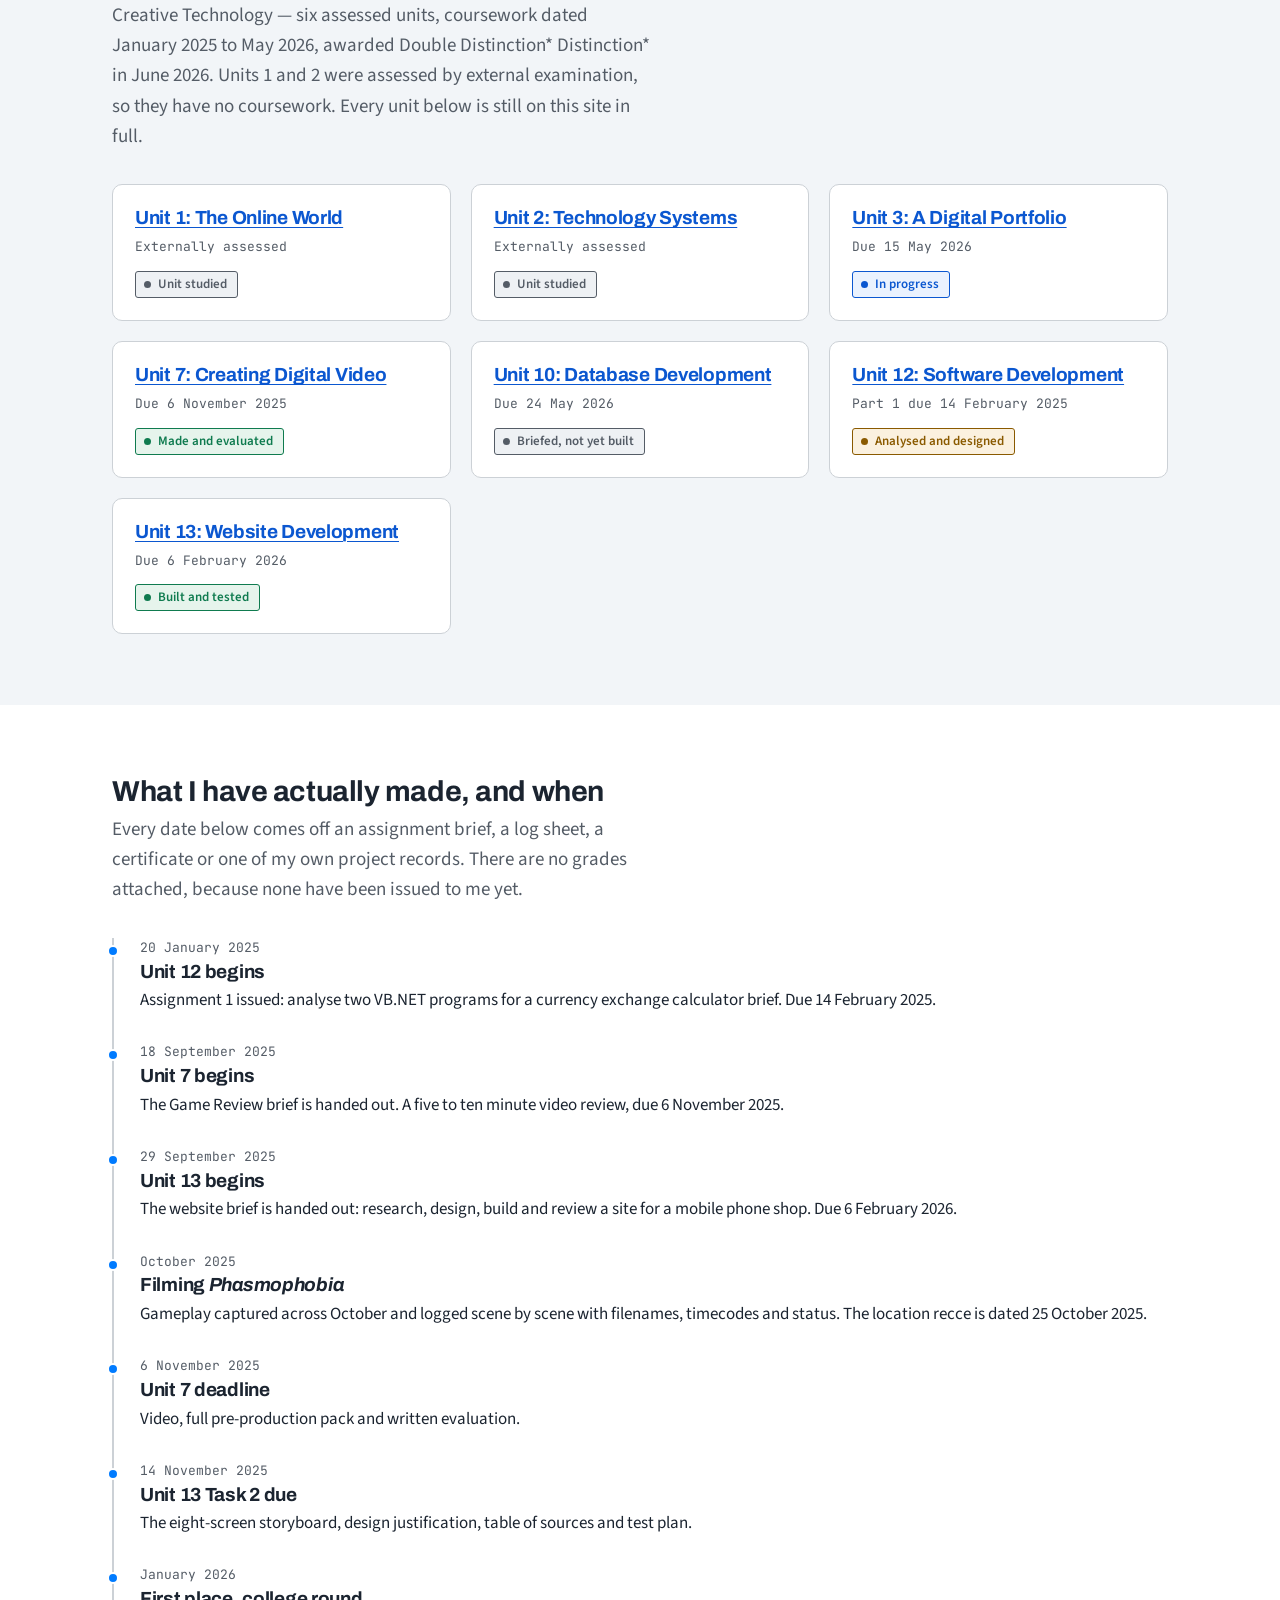
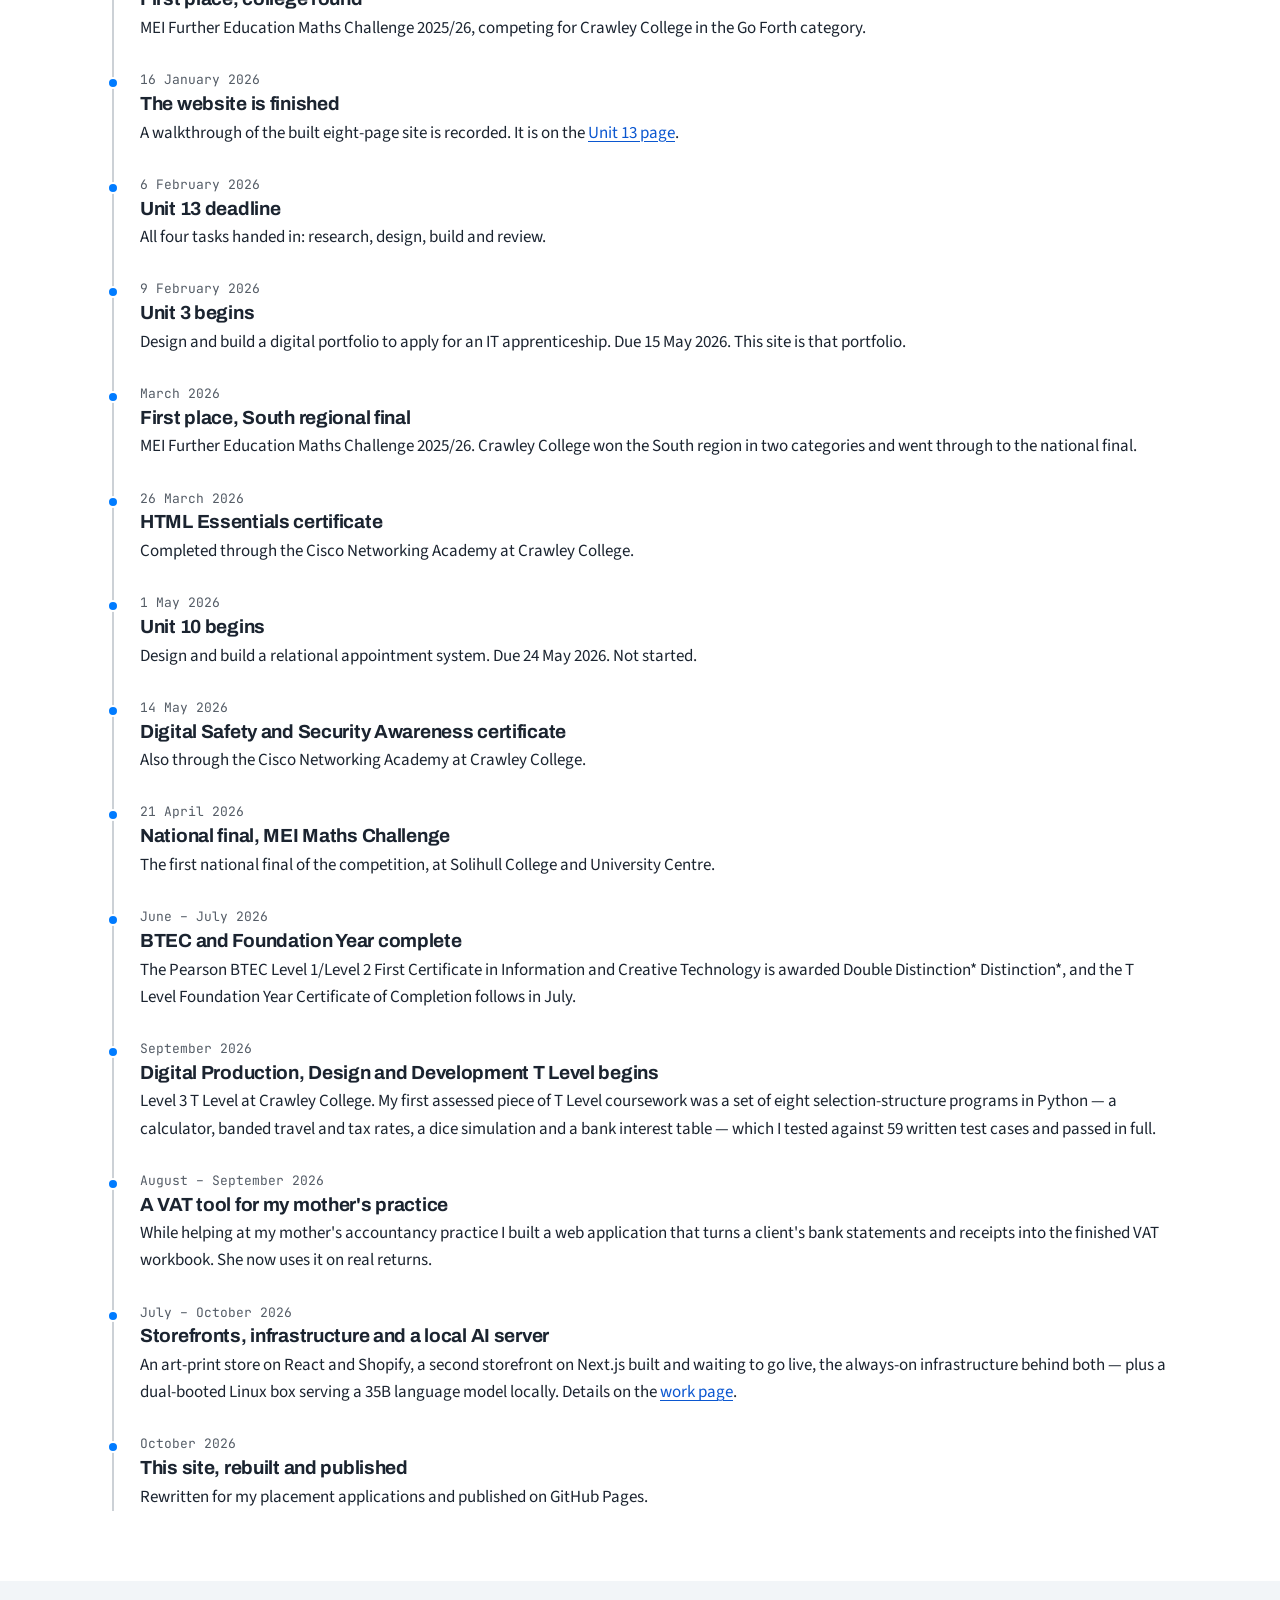
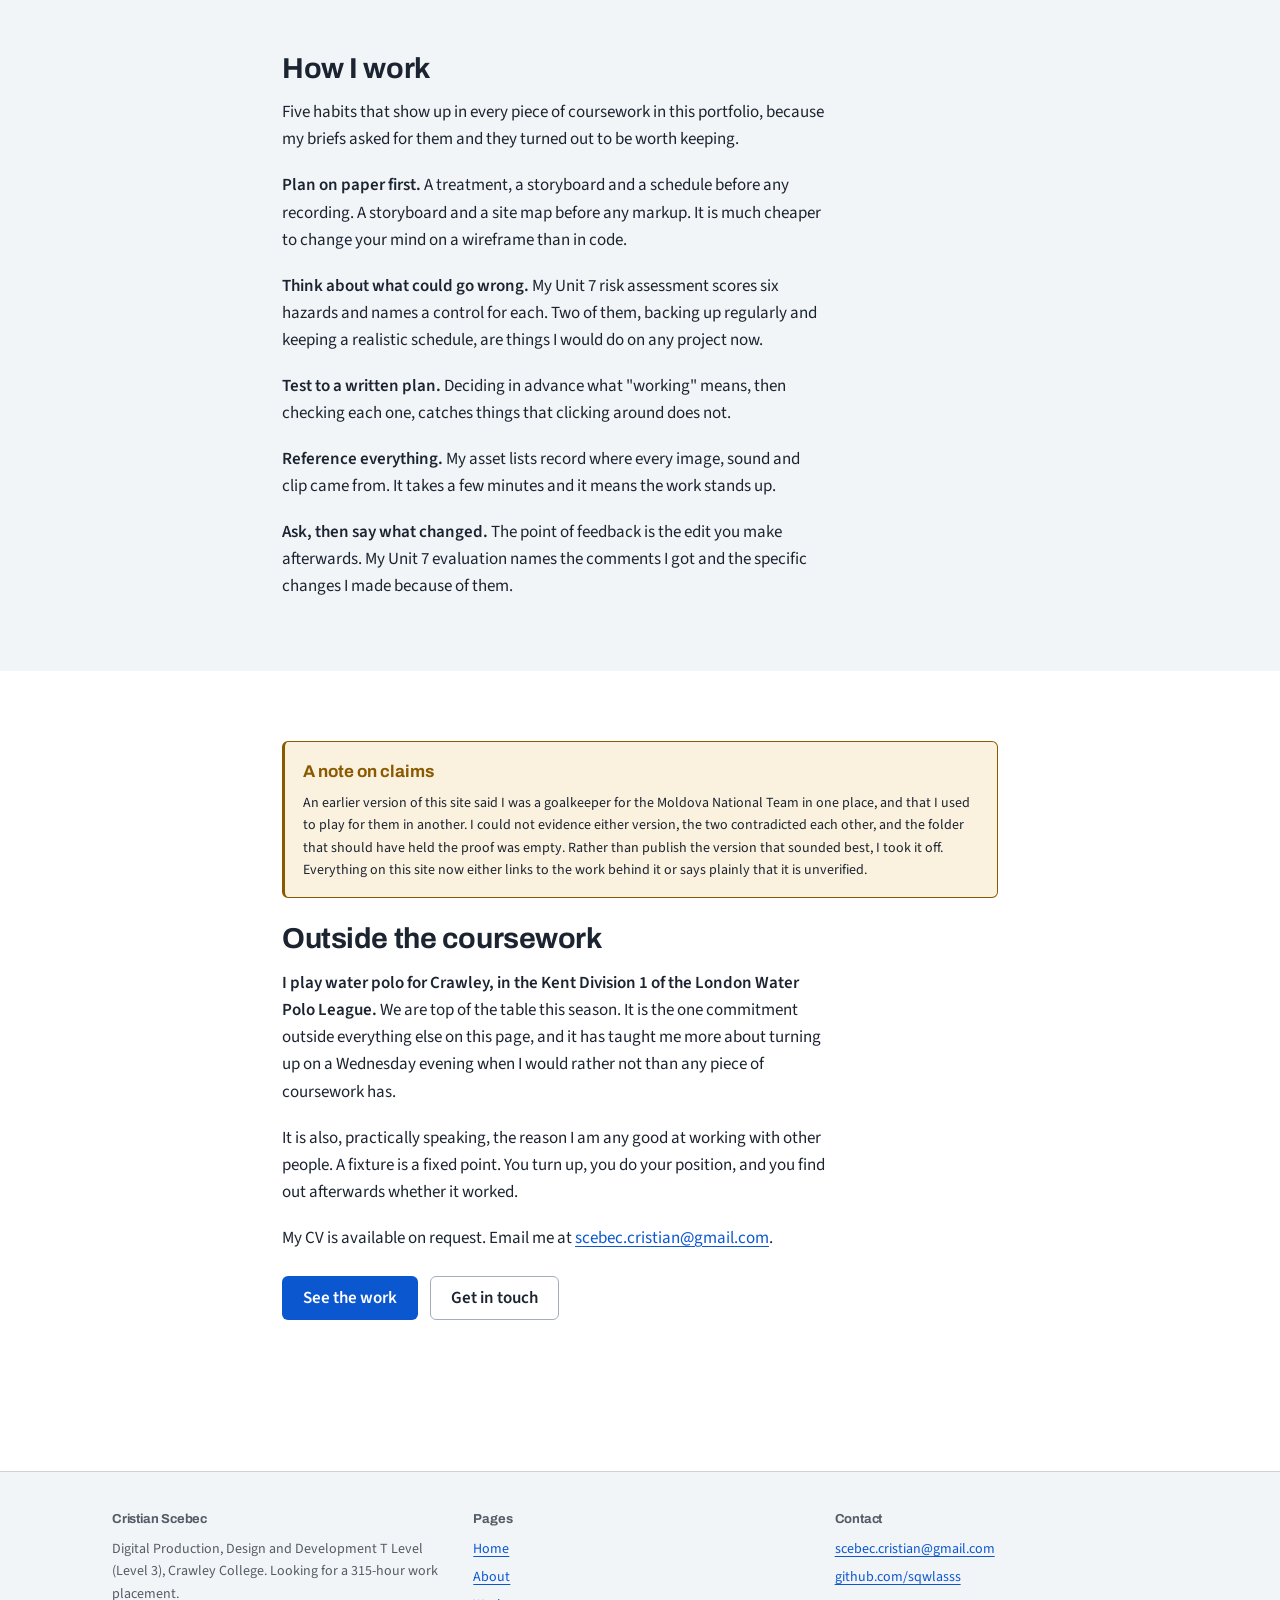
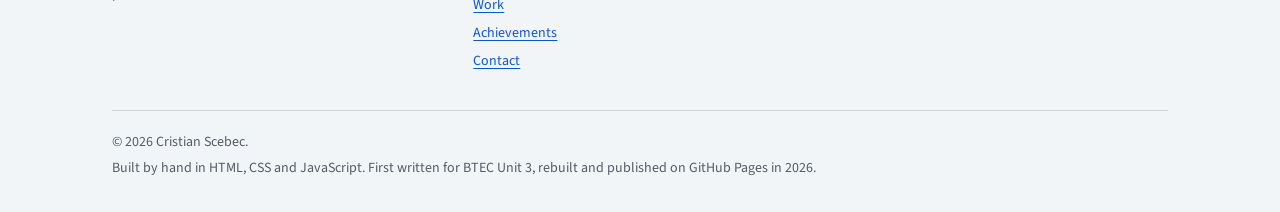
<file: about.html>
<!DOCTYPE html>
<html lang="en">
<head>
<meta charset="UTF-8">
<meta name="viewport" content="width=device-width, initial-scale=1.0">
<title>About | Cristian Scebec</title>
<meta name="description" content="Who I am, what I study, the dated record of what I have built, and the work outside the course.">
<meta name="author" content="Cristian Scebec">

<meta property="og:type" content="website">
<link rel="canonical" href="https://sqwlasss.github.io/portfolio/about.html">
<meta property="og:url" content="https://sqwlasss.github.io/portfolio/about.html">
<meta property="og:title" content="About | Cristian Scebec">
<meta property="og:description" content="Who I am, what I study, the dated record of what I have built, and the work outside the course.">
<meta property="og:image" content="assets/images/u13-site-home.jpg">
<meta name="twitter:card" content="summary_large_image">

<link rel="icon" href="assets/images/favicon-32.png" sizes="32x32">
<link rel="apple-touch-icon" href="assets/images/favicon-180.png">

<link rel="preconnect" href="https://fonts.googleapis.com">
<link rel="preconnect" href="https://fonts.gstatic.com" crossorigin>
<link href="https://fonts.googleapis.com/css2?family=Archivo:wght@500;600;700;800&family=Source+Sans+3:wght@400;600&family=JetBrains+Mono:wght@400;500&display=swap" rel="stylesheet">

<link rel="stylesheet" href="assets/css/style.css">
</head>
<body>
<a class="skip-link" href="#main">Skip to main content</a>

<nav class="site-nav" aria-label="Main">
  <div class="shell site-nav__inner">
    <a class="brand" href="index.html">Cristian Scebec</a>

    <button class="nav-toggle" type="button" aria-expanded="false" aria-controls="primary-navigation">
      <span class="nav-toggle__bars" aria-hidden="true"></span>
      <span class="nav-toggle__label">Menu</span>
    </button>

    <ul class="nav-list" id="primary-navigation">
      <li><a href="index.html">Home</a></li>
      <li><a href="about.html" aria-current="page">About</a></li>
      <li><a href="projects.html">Work</a></li>
      <li><a href="achievements.html">Achievements</a></li>
      <li><a href="contact.html">Contact</a></li>
    </ul>
  </div>
</nav>

<main id="main">

<section class="section">
  <div class="shell">
    <div class="about-grid">

      <img class="portrait" src="assets/photos/pfp-380.png"
           alt="Photograph of Cristian Scebec" width="380" height="380">

      <div>
        <h1>About me</h1>

        <div class="prose stack">
          <p class="lede">I am a first-year Digital Production, Design and Development T Level (Level 3)
          student at Crawley College, and I am looking for a 315-hour work placement.</p>

          <p>What I like about this subject is the part where an idea becomes something you
          can click on. Before I started the course I was already doing that: I have a live art
          print storefront, a second one built and waiting to go live, an always-on server
          stack running on a Raspberry Pi in my house, and a Linux machine that serves a
          35-billion-parameter language model locally. None of it is coursework, and all of it
          has taught me more than the assignments did.</p>

          <p>The other thing I have learned is that writing the work up properly is not
          admin. My college video had a risk assessment and a shooting log before it had any
          footage. My college website had a storyboard and a test plan before it had any HTML.
          When I came back to build this portfolio months later, those documents were the
          reason I could say exactly what I did.</p>

          <p>I built this site by hand in HTML, CSS and JavaScript with no framework and no
          build step, partly because the unit brief asked for a portfolio and partly because
          I wanted to know I could. It is the same discipline I bring to everything else: plan
          it, build it, test it against something written down beforehand, and write down
          what went wrong.</p>
        </div>
      </div>

    </div>
  </div>
</section>

<section class="section section--tight section--ruled">
  <div class="shell">
    <dl class="fact-list">
      <div>
        <dt>Studying</dt>
        <dd>Digital Production, Design and Development T Level (Level 3)</dd>
      </div>
      <div>
        <dt>College</dt>
        <dd>Crawley College &mdash; year 1 of the Level 3 T Level</dd>
      </div>
      <div>
        <dt>Before that</dt>
        <dd>T Level Foundation Year (Digital, Level 2) and Pearson BTEC Level 1/Level 2 First
        Certificate in Information and Creative Technology (Double Distinction*
        Distinction*), 2025&ndash;26</dd>
      </div>
      <div>
        <dt>Email</dt>
        <dd><a href="mailto:scebec.cristian@gmail.com">scebec.cristian@gmail.com</a></dd>
      </div>
      <div>
        <dt>GitHub</dt>
        <dd><a href="https://github.com/sqwlasss" target="_blank" rel="noopener noreferrer">github.com/sqwlasss</a></dd>
      </div>
      <div>
        <dt>Looking for</dt>
        <dd>A 315-hour work placement in software development</dd>
      </div>
    </dl>

    <div class="callout flow-top">
      <p class="callout__title">Two notes on this page</p>
      <ul>
        <li><strong>My earlier qualification, now confirmed.</strong> My Unit 7 briefs printed
        the larger title <em>BTEC Level 2 First Extended Certificate in Information and
        Creative Technology</em>, but my certificate and my Unit 13 briefs both say
        <em>Pearson BTEC Level 1/Level 2 First Certificate in Information and Creative
        Technology</em>. The certificate is right: it was awarded Double Distinction*
        Distinction* in June 2026.</li>
        <li><strong>My candidate number is not on this site.</strong> This site began as my
        Unit 3 submission, so the number identifies it to my assessor. It identifies nothing
        to an employer, so it came off before the site was published.</li>
      </ul>
    </div>
  </div>
</section>

<section class="section section--sunken">
  <div class="shell">
    <div class="section__head">
      <h2 class="section__title">My previous course</h2>
      <p class="section__note">A Pearson BTEC Level 1/Level 2 First Certificate in Information
      and Creative Technology &mdash; six assessed units, coursework dated January 2025 to
      May 2026, awarded Double Distinction* Distinction* in June 2026. Units 1 and 2 were
      assessed by external examination, so they have no coursework. Every unit below is still
      on this site in full.</p>
    </div>

    <ul class="card-grid">
      <li class="card">
        <h3 class="card__title"><a href="projects/unit-1.html">Unit 1: The Online World</a></h3>
        <p class="card__meta">Externally assessed</p>
        <p class="status status--studied">Unit studied</p>
      </li>
      <li class="card">
        <h3 class="card__title"><a href="projects/unit-2.html">Unit 2: Technology Systems</a></h3>
        <p class="card__meta">Externally assessed</p>
        <p class="status status--studied">Unit studied</p>
      </li>
      <li class="card">
        <h3 class="card__title"><a href="projects/unit-3.html">Unit 3: A Digital Portfolio</a></h3>
        <p class="card__meta">Due 15 May 2026</p>
        <p class="status status--progress">In progress</p>
      </li>
      <li class="card">
        <h3 class="card__title"><a href="projects/unit-7.html">Unit 7: Creating Digital Video</a></h3>
        <p class="card__meta">Due 6 November 2025</p>
        <p class="status status--built">Made and evaluated</p>
      </li>
      <li class="card">
        <h3 class="card__title"><a href="projects/unit-10.html">Unit 10: Database Development</a></h3>
        <p class="card__meta">Due 24 May 2026</p>
        <p class="status status--studied">Briefed, not yet built</p>
      </li>
      <li class="card">
        <h3 class="card__title"><a href="projects/unit-12.html">Unit 12: Software Development</a></h3>
        <p class="card__meta">Part 1 due 14 February 2025</p>
        <p class="status status--designed">Analysed and designed</p>
      </li>
      <li class="card">
        <h3 class="card__title"><a href="projects/unit-13.html">Unit 13: Website Development</a></h3>
        <p class="card__meta">Due 6 February 2026</p>
        <p class="status status--built">Built and tested</p>
      </li>
    </ul>
  </div>
</section>

<section class="section">
  <div class="shell">
    <div class="section__head">
      <h2 class="section__title">What I have actually made, and when</h2>
      <p class="section__note">Every date below comes off an assignment brief, a log sheet,
      a certificate or one of my own project records. There are no grades attached,
      because none have been issued to me yet.</p>
    </div>

    <ol class="timeline">
      <li>
        <span class="timeline__when">20 January 2025</span>
        <h3 class="timeline__what">Unit 12 begins</h3>
        <p>Assignment 1 issued: analyse two VB.NET programs for a currency exchange
        calculator brief. Due 14 February 2025.</p>
      </li>
      <li>
        <span class="timeline__when">18 September 2025</span>
        <h3 class="timeline__what">Unit 7 begins</h3>
        <p>The Game Review brief is handed out. A five to ten minute video review, due
        6 November 2025.</p>
      </li>
      <li>
        <span class="timeline__when">29 September 2025</span>
        <h3 class="timeline__what">Unit 13 begins</h3>
        <p>The website brief is handed out: research, design, build and review a site for a
        mobile phone shop. Due 6 February 2026.</p>
      </li>
      <li>
        <span class="timeline__when">October 2025</span>
        <h3 class="timeline__what">Filming <em>Phasmophobia</em></h3>
        <p>Gameplay captured across October and logged scene by scene with filenames,
        timecodes and status. The location recce is dated 25 October 2025.</p>
      </li>
      <li>
        <span class="timeline__when">6 November 2025</span>
        <h3 class="timeline__what">Unit 7 deadline</h3>
        <p>Video, full pre-production pack and written evaluation.</p>
      </li>
      <li>
        <span class="timeline__when">14 November 2025</span>
        <h3 class="timeline__what">Unit 13 Task 2 due</h3>
        <p>The eight-screen storyboard, design justification, table of sources and test plan.</p>
      </li>
      <li>
        <span class="timeline__when">January 2026</span>
        <h3 class="timeline__what">First place, college round</h3>
        <p>MEI Further Education Maths Challenge 2025/26, competing for Crawley College in the
        Go Forth category.</p>
      </li>
      <li>
        <span class="timeline__when">16 January 2026</span>
        <h3 class="timeline__what">The website is finished</h3>
        <p>A walkthrough of the built eight-page site is recorded. It is on the
        <a href="projects/unit-13.html">Unit 13 page</a>.</p>
      </li>
      <li>
        <span class="timeline__when">6 February 2026</span>
        <h3 class="timeline__what">Unit 13 deadline</h3>
        <p>All four tasks handed in: research, design, build and review.</p>
      </li>
      <li>
        <span class="timeline__when">9 February 2026</span>
        <h3 class="timeline__what">Unit 3 begins</h3>
        <p>Design and build a digital portfolio to apply for an IT apprenticeship. Due
        15 May 2026. This site is that portfolio.</p>
      </li>
      <li>
        <span class="timeline__when">March 2026</span>
        <h3 class="timeline__what">First place, South regional final</h3>
        <p>MEI Further Education Maths Challenge 2025/26. Crawley College won the South region
        in two categories and went through to the national final.</p>
      </li>
      <li>
        <span class="timeline__when">26 March 2026</span>
        <h3 class="timeline__what">HTML Essentials certificate</h3>
        <p>Completed through the Cisco Networking Academy at Crawley College.</p>
      </li>
      <li>
        <span class="timeline__when">1 May 2026</span>
        <h3 class="timeline__what">Unit 10 begins</h3>
        <p>Design and build a relational appointment system. Due 24 May 2026. Not started.</p>
      </li>
      <li>
        <span class="timeline__when">14 May 2026</span>
        <h3 class="timeline__what">Digital Safety and Security Awareness certificate</h3>
        <p>Also through the Cisco Networking Academy at Crawley College.</p>
      </li>
      <li>
        <span class="timeline__when">21 April 2026</span>
        <h3 class="timeline__what">National final, MEI Maths Challenge</h3>
        <p>The first national final of the competition, at Solihull College and University
        Centre.</p>
      </li>
      <li>
        <span class="timeline__when">June &ndash; July 2026</span>
        <h3 class="timeline__what">BTEC and Foundation Year complete</h3>
        <p>The Pearson BTEC Level 1/Level 2 First Certificate in Information and Creative
        Technology is awarded Double Distinction* Distinction*, and the T Level Foundation Year
        Certificate of Completion follows in July.</p>
      </li>
      <li>
        <span class="timeline__when">September 2026</span>
        <h3 class="timeline__what">Digital Production, Design and Development T Level begins</h3>
        <p>Level 3 T Level at Crawley College. My first assessed piece of T Level coursework
        was a set of eight selection-structure programs in Python &mdash; a calculator, banded
        travel and tax rates, a dice simulation and a bank interest table &mdash; which I tested
        against 59 written test cases and passed in full.</p>
      </li>
      <li>
        <span class="timeline__when">August &ndash; September 2026</span>
        <h3 class="timeline__what">A VAT tool for my mother's practice</h3>
        <p>While helping at my mother's accountancy practice I built a web application that
        turns a client's bank statements and receipts into the finished VAT workbook. She now
        uses it on real returns.</p>
      </li>
      <li>
        <span class="timeline__when">July &ndash; October 2026</span>
        <h3 class="timeline__what">Storefronts, infrastructure and a local AI server</h3>
        <p>An art-print store on React and Shopify, a second storefront on Next.js built and
        waiting to go live, the always-on infrastructure behind both &mdash; plus a dual-booted
        Linux box serving a 35B language model locally. Details on the
        <a href="projects.html">work page</a>.</p>
      </li>
      <li>
        <span class="timeline__when">October 2026</span>
        <h3 class="timeline__what">This site, rebuilt and published</h3>
        <p>Rewritten for my placement applications and published on GitHub Pages.</p>
      </li>
    </ol>
  </div>
</section>

<section class="section section--sunken">
  <div class="shell shell--narrow">
    <div class="prose">
      <h2>How I work</h2>
      <p>Five habits that show up in every piece of coursework in this portfolio, because my
      briefs asked for them and they turned out to be worth keeping.</p>
      <p><strong>Plan on paper first.</strong> A treatment, a storyboard and a schedule before
      any recording. A storyboard and a site map before any markup. It is much cheaper to
      change your mind on a wireframe than in code.</p>
      <p><strong>Think about what could go wrong.</strong> My Unit 7 risk assessment scores
      six hazards and names a control for each. Two of them, backing up regularly and keeping
      a realistic schedule, are things I would do on any project now.</p>
      <p><strong>Test to a written plan.</strong> Deciding in advance what "working" means,
      then checking each one, catches things that clicking around does not.</p>
      <p><strong>Reference everything.</strong> My asset lists record where every image,
      sound and clip came from. It takes a few minutes and it means the work stands up.</p>
      <p><strong>Ask, then say what changed.</strong> The point of feedback is the edit you
      make afterwards. My Unit 7 evaluation names the comments I got and the specific changes
      I made because of them.</p>
    </div>
  </div>
</section>

<section class="section">
  <div class="shell shell--narrow">
    <div class="callout callout--todo">
      <p class="callout__title">A note on claims</p>
      <p>An earlier version of this site said I was a goalkeeper for the Moldova National Team
      in one place, and that I used to play for them in another. I could not evidence either
      version, the two contradicted each other, and the folder that should have held the proof
      was empty. Rather than publish the version that sounded best, I took it off. Everything
      on this site now either links to the work behind it or says plainly that it is
      unverified.</p>
    </div>

    <div class="prose flow-top">
      <h2>Outside the coursework</h2>
      <p><strong>I play water polo for Crawley, in the Kent Division 1 of the London Water
      Polo League.</strong> We are top of the table this season. It is the one commitment
      outside everything else on this page, and it has taught me more about turning up on a
      Wednesday evening when I would rather not than any piece of coursework has.</p>
      <p>It is also, practically speaking, the reason I am any good at working with other
      people. A fixture is a fixed point. You turn up, you do your position, and you find out
      afterwards whether it worked.</p>
      <p>My CV is available on request. Email me at
      <a href="mailto:scebec.cristian@gmail.com">scebec.cristian@gmail.com</a>.</p>
    </div>

    <div class="btn-row">
      <a class="btn btn--primary" href="projects.html">See the work</a>
      <a class="btn btn--ghost" href="contact.html">Get in touch</a>
    </div>
  </div>
</section>

</main>

<footer class="site-footer">
  <div class="shell">
    <div class="site-footer__grid">
      <div>
        <h2>Cristian Scebec</h2>
        <p>Digital Production, Design and Development T Level (Level 3), Crawley College. Looking for a 315-hour work placement.</p>
      </div>
      <div>
        <h2>Pages</h2>
        <ul>
          <li><a href="index.html">Home</a></li>
          <li><a href="about.html">About</a></li>
          <li><a href="projects.html">Work</a></li>
          <li><a href="achievements.html">Achievements</a></li>
          <li><a href="contact.html">Contact</a></li>
        </ul>
      </div>
      <div>
        <h2>Contact</h2>
        <ul>
          <li><a href="mailto:scebec.cristian@gmail.com">scebec.cristian@gmail.com</a></li>
          <li><a href="https://github.com/sqwlasss" rel="noopener noreferrer" target="_blank">github.com/sqwlasss</a></li>
        </ul>
      </div>
    </div>
    <div class="site-footer__base">
      <p>&copy; 2026 Cristian Scebec.</p>
      <p>Built by hand in HTML, CSS and JavaScript. First written for BTEC Unit 3, rebuilt and published on GitHub Pages in 2026.</p>
    </div>
  </div>
</footer>

<script src="assets/js/main.js"></script>
</body>
</html>
</file>
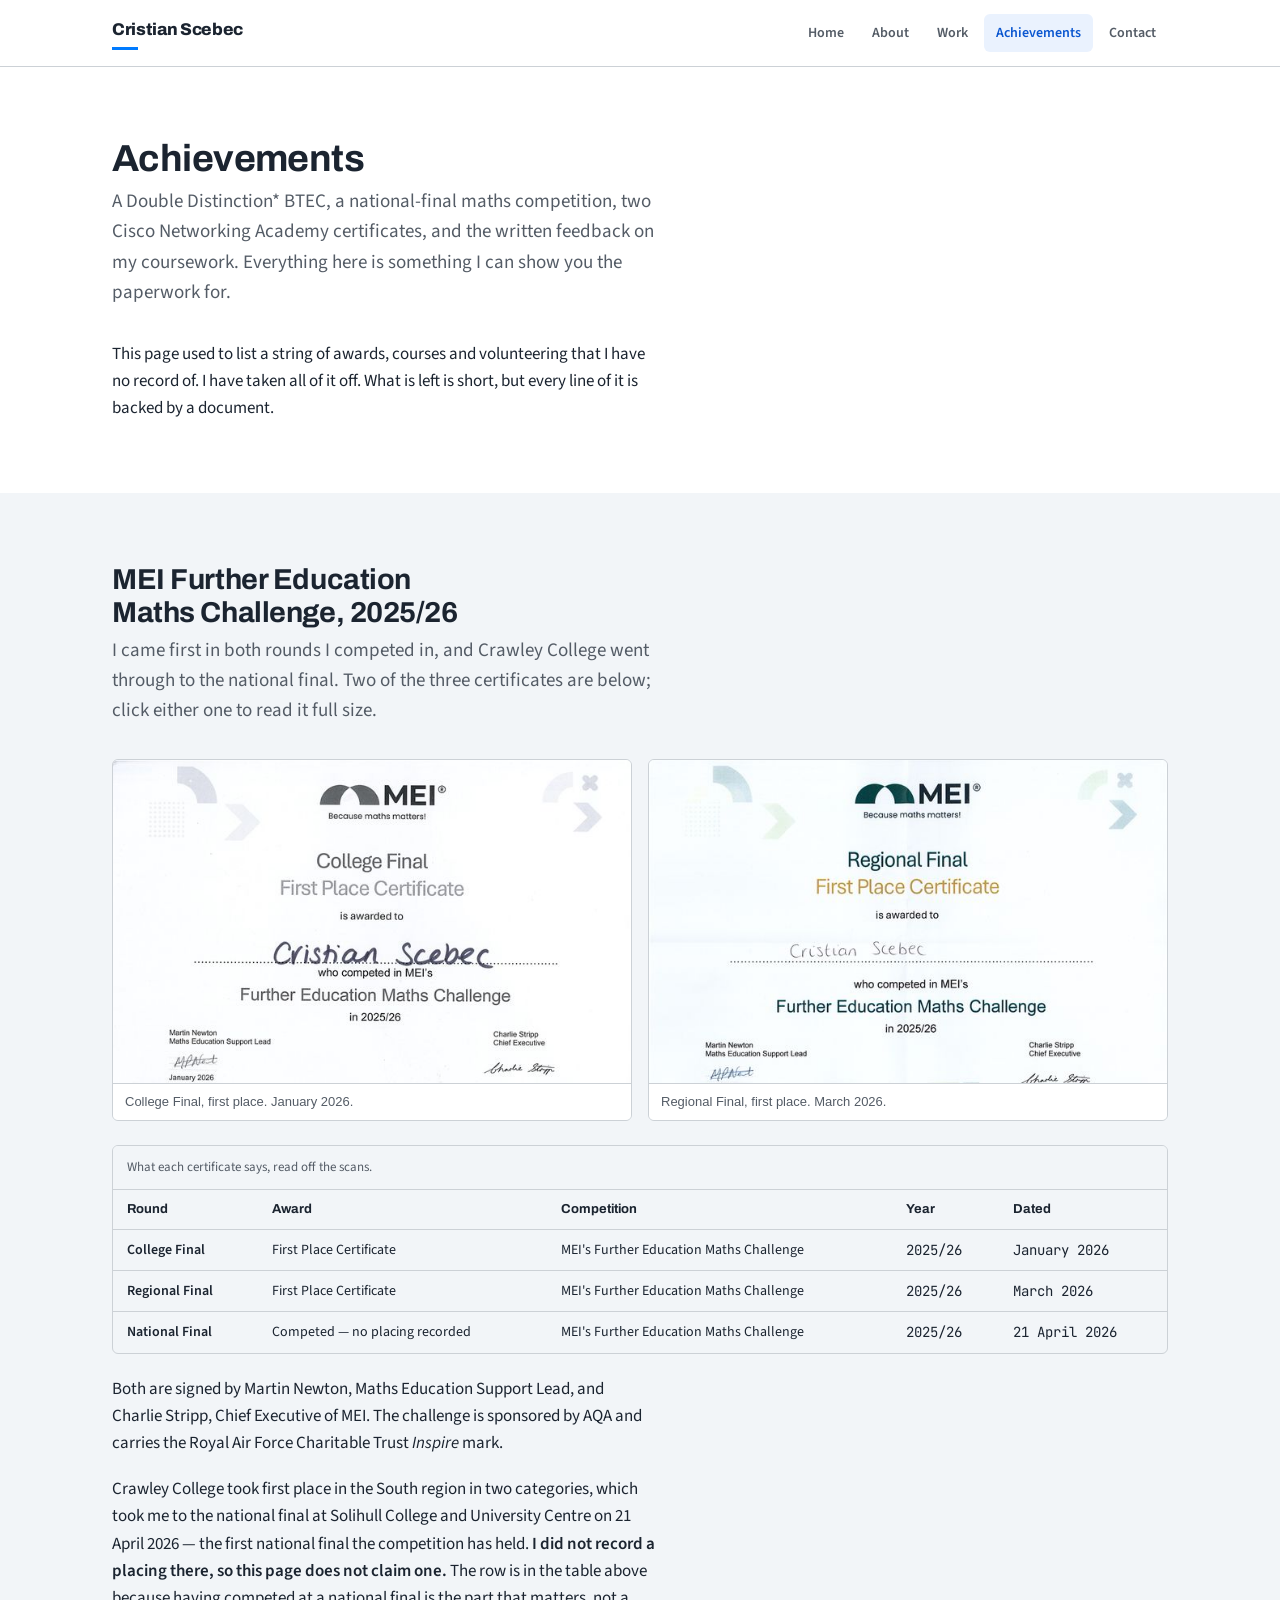
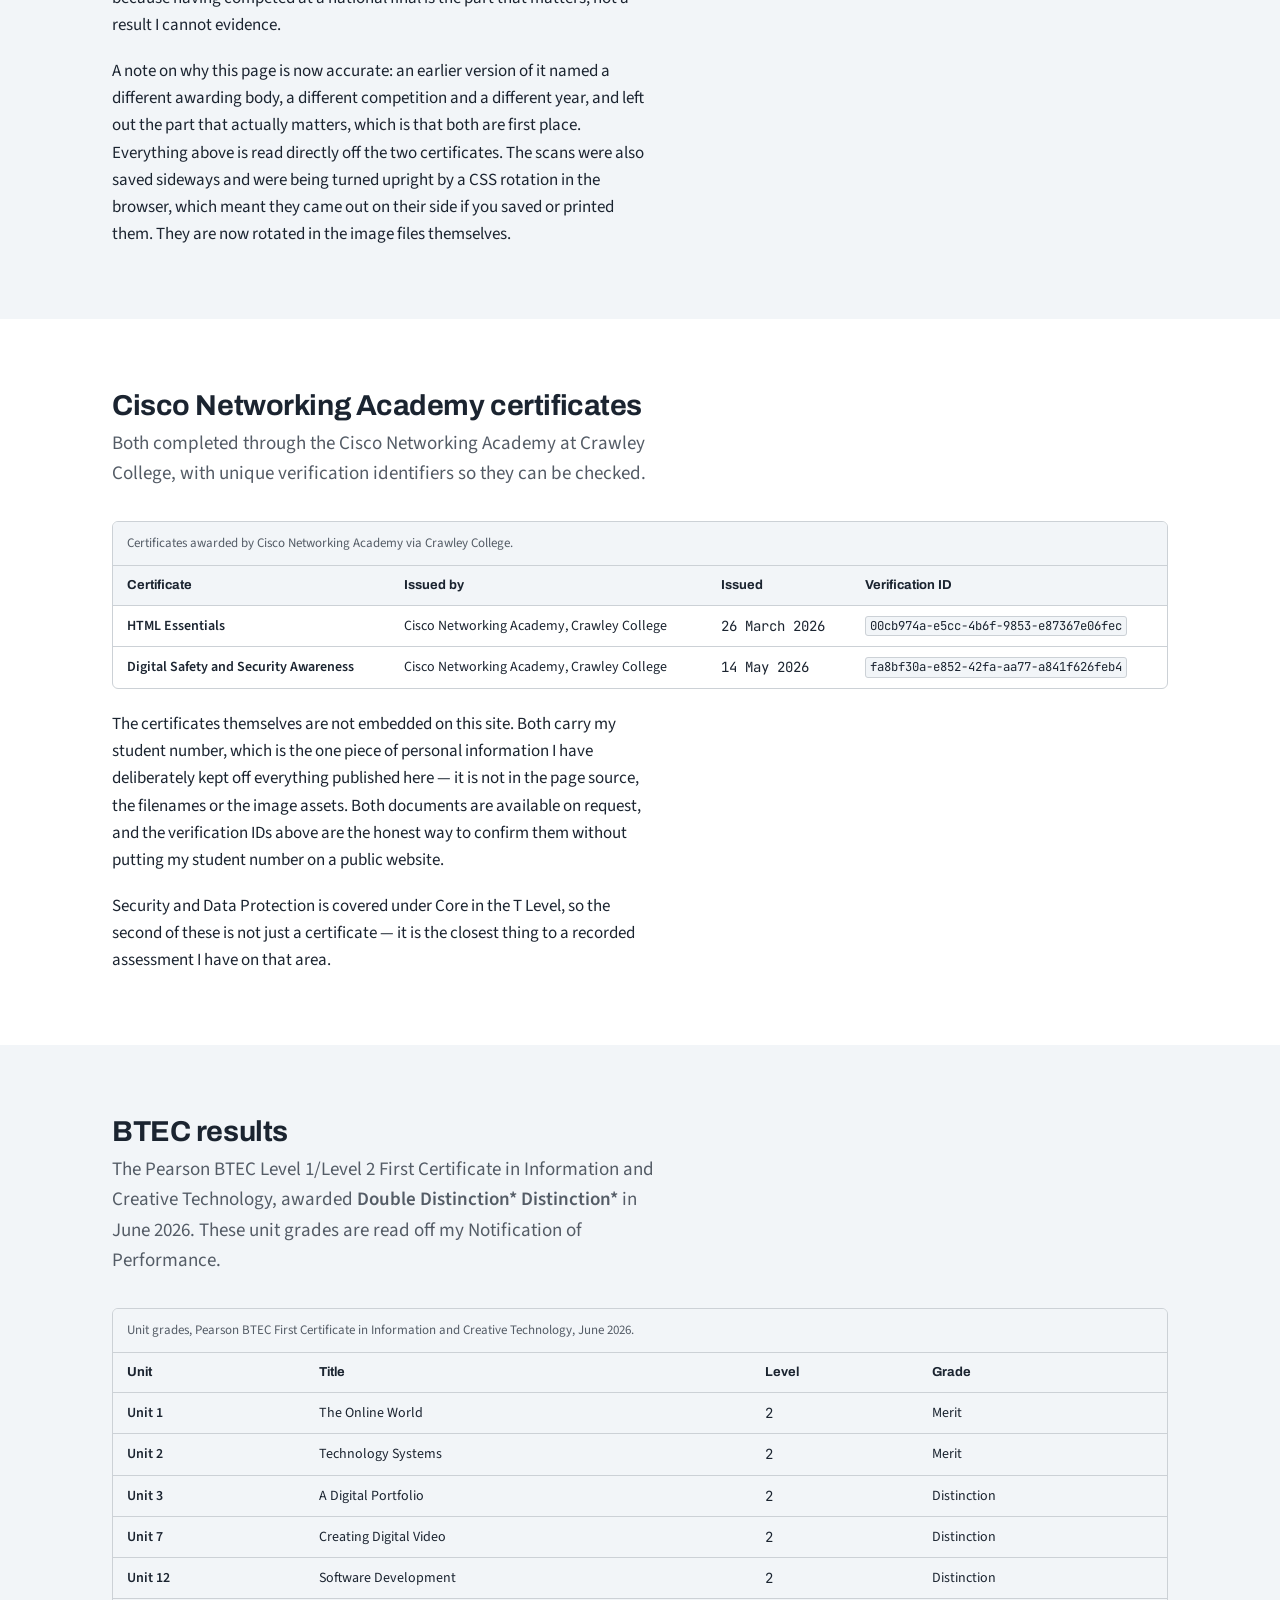
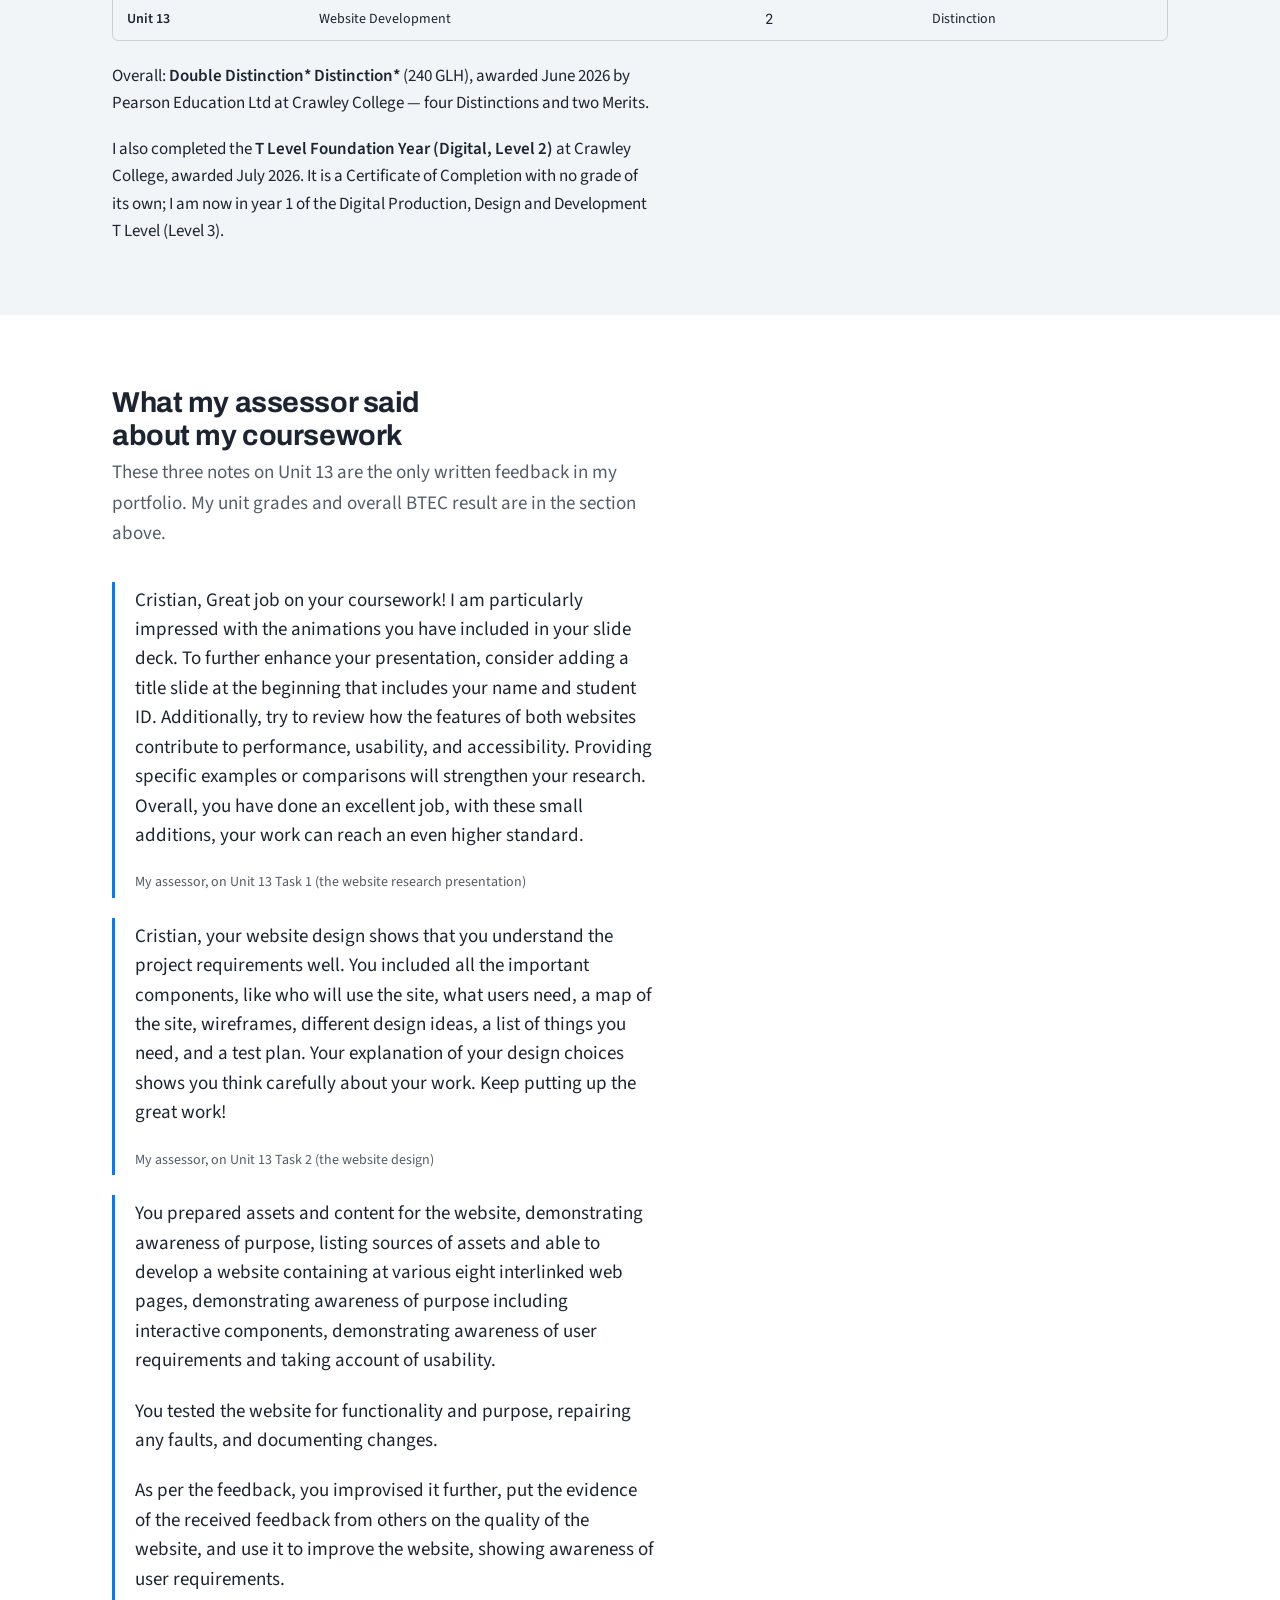
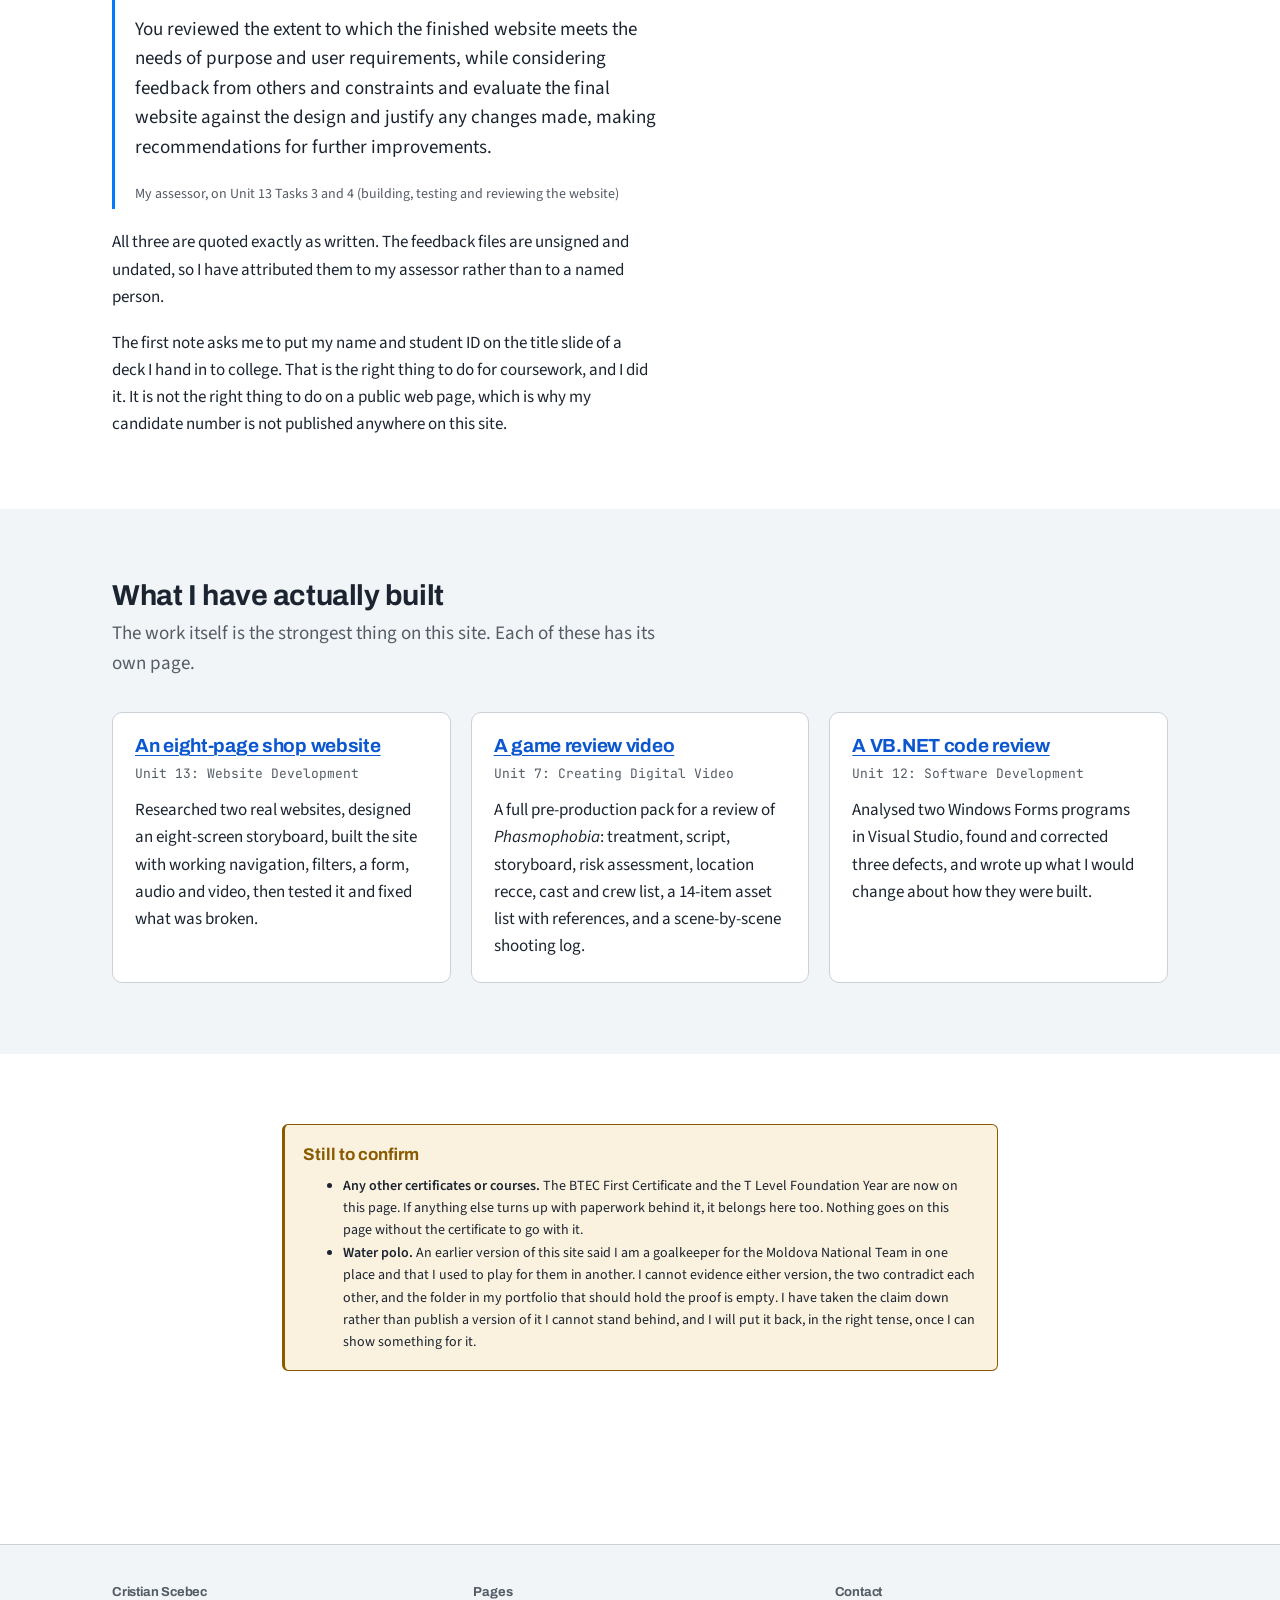
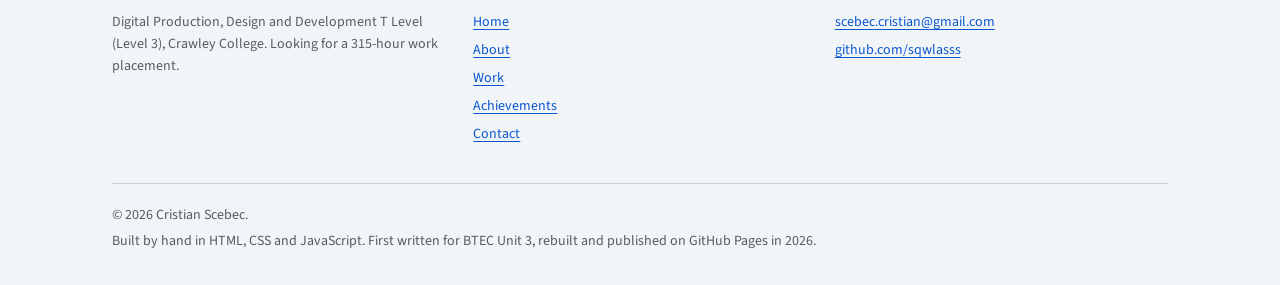
<file: achievements.html>
<!DOCTYPE html>
<html lang="en">
<head>
<meta charset="UTF-8">
<meta name="viewport" content="width=device-width, initial-scale=1.0">
<title>Achievements | Cristian Scebec</title>
<meta name="description" content="First place in both MEI Further Education Maths Challenge rounds I entered and a place at the national final, two Cisco Networking Academy certificates, and my assessor&#39;s feedback.">
<meta name="author" content="Cristian Scebec">

<meta property="og:type" content="website">
<link rel="canonical" href="https://sqwlasss.github.io/portfolio/achievements.html">
<meta property="og:url" content="https://sqwlasss.github.io/portfolio/achievements.html">
<meta property="og:title" content="Achievements | Cristian Scebec">
<meta property="og:description" content="First place in both MEI Further Education Maths Challenge rounds I entered and a place at the national final, two Cisco Networking Academy certificates, and my assessor&#39;s feedback.">
<meta property="og:image" content="assets/images/cert-mei-regional-final.jpg">
<meta name="twitter:card" content="summary_large_image">

<link rel="icon" href="assets/images/favicon-32.png" sizes="32x32">
<link rel="apple-touch-icon" href="assets/images/favicon-180.png">

<link rel="preconnect" href="https://fonts.googleapis.com">
<link rel="preconnect" href="https://fonts.gstatic.com" crossorigin>
<link href="https://fonts.googleapis.com/css2?family=Archivo:wght@500;600;700;800&family=Source+Sans+3:wght@400;600&family=JetBrains+Mono:wght@400;500&display=swap" rel="stylesheet">

<link rel="stylesheet" href="assets/css/style.css">
</head>
<body>
<a class="skip-link" href="#main">Skip to main content</a>

<nav class="site-nav" aria-label="Main">
  <div class="shell site-nav__inner">
    <a class="brand" href="index.html">Cristian Scebec</a>

    <button class="nav-toggle" type="button" aria-expanded="false" aria-controls="primary-navigation">
      <span class="nav-toggle__bars" aria-hidden="true"></span>
      <span class="nav-toggle__label">Menu</span>
    </button>

    <ul class="nav-list" id="primary-navigation">
      <li><a href="index.html">Home</a></li>
      <li><a href="about.html">About</a></li>
      <li><a href="projects.html">Work</a></li>
      <li><a href="achievements.html" aria-current="page">Achievements</a></li>
      <li><a href="contact.html">Contact</a></li>
    </ul>
  </div>
</nav>

<main id="main">

<section class="section">
  <div class="shell">
    <div class="section__head">
      <h1 class="section__title">Achievements</h1>
      <p class="section__note">A Double Distinction* BTEC, a national-final maths competition,
      two Cisco Networking Academy certificates, and the written feedback on my coursework.
      Everything here is something I can show you the paperwork for.</p>
    </div>

    <div class="prose">
      <p>This page used to list a string of awards, courses and volunteering that I have no
      record of. I have taken all of it off. What is left is short, but every line of it is
      backed by a document.</p>
    </div>
  </div>
</section>

<section class="section section--sunken">
  <div class="shell">
    <div class="section__head">
      <h2 class="section__title">MEI Further Education Maths Challenge, 2025/26</h2>
      <p class="section__note">I came first in both rounds I competed in, and Crawley College
      went through to the national final. Two of the three certificates are below; click either
      one to read it full size.</p>
    </div>

    <ul class="gallery">
      <li>
        <button class="gallery__btn" type="button"
                data-full="assets/images/cert-mei-college-final.jpg"
                data-caption="MEI First Place Certificate, College Final. Awarded to Cristian Scebec for competing in MEI's Further Education Maths Challenge in 2025/26. Signed by Martin Newton, Maths Education Support Lead, January 2026, and Charlie Stripp, Chief Executive.">
          <img src="assets/images/cert-mei-college-final-thumb.jpg"
               alt="MEI First Place Certificate for the College Final of the Further Education Maths Challenge 2025/26, awarded to Cristian Scebec and signed in January 2026"
               width="640" height="449" loading="lazy">
          <span class="gallery__cap">College Final, first place. January 2026.</span>
        </button>
      </li>
      <li>
        <button class="gallery__btn" type="button"
                data-full="assets/images/cert-mei-regional-final.jpg"
                data-caption="MEI First Place Certificate, Regional Final. Awarded to Cristian Scebec for competing in MEI's Further Education Maths Challenge in 2025/26. Signed by Martin Newton, Maths Education Support Lead, March 2026, and Charlie Stripp, Chief Executive.">
          <img src="assets/images/cert-mei-regional-final-thumb.jpg"
               alt="MEI First Place Certificate for the Regional Final of the Further Education Maths Challenge 2025/26, awarded to Cristian Scebec and signed in March 2026"
               width="640" height="452" loading="lazy">
          <span class="gallery__cap">Regional Final, first place. March 2026.</span>
        </button>
      </li>
    </ul>

    <div class="table-scroll">
      <table class="evidence-table">
        <caption>What each certificate says, read off the scans.</caption>
        <thead>
          <tr>
            <th scope="col">Round</th>
            <th scope="col">Award</th>
            <th scope="col">Competition</th>
            <th scope="col">Year</th>
            <th scope="col">Dated</th>
          </tr>
        </thead>
        <tbody>
          <tr>
            <th scope="row">College Final</th>
            <td>First Place Certificate</td>
            <td>MEI's Further Education Maths Challenge</td>
            <td class="num">2025/26</td>
            <td class="num">January 2026</td>
          </tr>
          <tr>
            <th scope="row">Regional Final</th>
            <td>First Place Certificate</td>
            <td>MEI's Further Education Maths Challenge</td>
            <td class="num">2025/26</td>
            <td class="num">March 2026</td>
          </tr>
          <tr>
            <th scope="row">National Final</th>
            <td>Competed &mdash; no placing recorded</td>
            <td>MEI's Further Education Maths Challenge</td>
            <td class="num">2025/26</td>
            <td class="num">21 April 2026</td>
          </tr>
        </tbody>
      </table>
    </div>

    <div class="prose">
      <p>Both are signed by Martin Newton, Maths Education Support Lead, and Charlie Stripp,
      Chief Executive of MEI. The challenge is sponsored by AQA and carries the Royal Air
      Force Charitable Trust <em>Inspire</em> mark.</p>
      <p>Crawley College took first place in the South region in two categories, which took me
      to the national final at Solihull College and University Centre on 21 April 2026 &mdash;
      the first national final the competition has held. <strong>I did not record a placing
      there, so this page does not claim one.</strong> The row is in the table above because
      having competed at a national final is the part that matters, not a result I cannot
      evidence.</p>
      <p>A note on why this page is now accurate: an earlier version of it named a different
      awarding body, a different competition and a different year, and left out the part that
      actually matters, which is that both are first place. Everything above is read directly
      off the two certificates. The scans were also saved sideways and were being turned
      upright by a CSS rotation in the browser, which meant they came out on their side if you
      saved or printed them. They are now rotated in the image files themselves.</p>
    </div>
  </div>
</section>

<section class="section">
  <div class="shell">
    <div class="section__head">
      <h2 class="section__title">Cisco Networking Academy certificates</h2>
      <p class="section__note">Both completed through the Cisco Networking Academy at Crawley
      College, with unique verification identifiers so they can be checked.</p>
    </div>

    <div class="table-scroll">
      <table class="evidence-table">
        <caption>Certificates awarded by Cisco Networking Academy via Crawley College.</caption>
        <thead>
          <tr>
            <th scope="col">Certificate</th>
            <th scope="col">Issued by</th>
            <th scope="col">Issued</th>
            <th scope="col">Verification ID</th>
          </tr>
        </thead>
        <tbody>
          <tr>
            <th scope="row">HTML Essentials</th>
            <td>Cisco Networking Academy, Crawley College</td>
            <td class="num">26 March 2026</td>
            <td><code>00cb974a-e5cc-4b6f-9853-e87367e06fec</code></td>
          </tr>
          <tr>
            <th scope="row">Digital Safety and Security Awareness</th>
            <td>Cisco Networking Academy, Crawley College</td>
            <td class="num">14 May 2026</td>
            <td><code>fa8bf30a-e852-42fa-aa77-a841f626feb4</code></td>
          </tr>
        </tbody>
      </table>
    </div>

    <div class="prose">
      <p>The certificates themselves are not embedded on this site. Both carry my student
      number, which is the one piece of personal information I have deliberately kept off
      everything published here &mdash; it is not in the page source, the filenames or the
      image assets. Both documents are available on request, and the verification IDs above
      are the honest way to confirm them without putting my student number on a public
      website.</p>
      <p>Security and Data Protection is covered under Core in the T Level, so the second of
      these is not just a certificate &mdash; it is the closest thing to a recorded assessment
      I have on that area.</p>
    </div>
  </div>
</section>

<section class="section section--sunken">
  <div class="shell">
    <div class="section__head">
      <h2 class="section__title">BTEC results</h2>
      <p class="section__note">The Pearson BTEC Level 1/Level 2 First Certificate in
      Information and Creative Technology, awarded <strong>Double Distinction*
      Distinction*</strong> in June 2026. These unit grades are read off my Notification of
      Performance.</p>
    </div>

    <div class="table-scroll">
      <table class="evidence-table">
        <caption>Unit grades, Pearson BTEC First Certificate in Information and Creative
        Technology, June 2026.</caption>
        <thead>
          <tr>
            <th scope="col">Unit</th>
            <th scope="col">Title</th>
            <th scope="col">Level</th>
            <th scope="col">Grade</th>
          </tr>
        </thead>
        <tbody>
          <tr>
            <th scope="row">Unit 1</th>
            <td>The Online World</td>
            <td class="num">2</td>
            <td>Merit</td>
          </tr>
          <tr>
            <th scope="row">Unit 2</th>
            <td>Technology Systems</td>
            <td class="num">2</td>
            <td>Merit</td>
          </tr>
          <tr>
            <th scope="row">Unit 3</th>
            <td>A Digital Portfolio</td>
            <td class="num">2</td>
            <td>Distinction</td>
          </tr>
          <tr>
            <th scope="row">Unit 7</th>
            <td>Creating Digital Video</td>
            <td class="num">2</td>
            <td>Distinction</td>
          </tr>
          <tr>
            <th scope="row">Unit 12</th>
            <td>Software Development</td>
            <td class="num">2</td>
            <td>Distinction</td>
          </tr>
          <tr>
            <th scope="row">Unit 13</th>
            <td>Website Development</td>
            <td class="num">2</td>
            <td>Distinction</td>
          </tr>
        </tbody>
      </table>
    </div>

    <div class="prose">
      <p>Overall: <strong>Double Distinction* Distinction*</strong> (240 GLH), awarded June 2026
      by Pearson Education Ltd at Crawley College &mdash; four Distinctions and two Merits.</p>
      <p>I also completed the <strong>T Level Foundation Year (Digital, Level 2)</strong> at
      Crawley College, awarded July 2026. It is a Certificate of Completion with no grade of its
      own; I am now in year 1 of the Digital Production, Design and Development T Level (Level 3).</p>
    </div>
  </div>
</section>

<section class="section">
  <div class="shell">
    <div class="section__head">
      <h2 class="section__title">What my assessor said about my coursework</h2>
      <p class="section__note">These three notes on Unit 13 are the only written feedback in
      my portfolio. My unit grades and overall BTEC result are in the section above.</p>
    </div>

    <div class="prose">
      <blockquote class="quote">
        <p>Cristian, Great job on your coursework! I am particularly impressed with the
        animations you have included in your slide deck. To further enhance your
        presentation, consider adding a title slide at the beginning that includes your name
        and student ID. Additionally, try to review how the features of both websites
        contribute to performance, usability, and accessibility. Providing specific examples
        or comparisons will strengthen your research. Overall, you have done an excellent
        job, with these small additions, your work can reach an even higher standard.</p>
        <cite class="quote__source">My assessor, on Unit 13 Task 1 (the website research
        presentation)</cite>
      </blockquote>

      <blockquote class="quote">
        <p>Cristian, your website design shows that you understand the project requirements
        well. You included all the important components, like who will use the site, what
        users need, a map of the site, wireframes, different design ideas, a list of things
        you need, and a test plan. Your explanation of your design choices shows you think
        carefully about your work. Keep putting up the great work!</p>
        <cite class="quote__source">My assessor, on Unit 13 Task 2 (the website design)</cite>
      </blockquote>

      <blockquote class="quote">
        <p>You prepared assets and content for the website, demonstrating awareness of
        purpose, listing sources of assets and able to develop a website containing at
        various eight interlinked web pages, demonstrating awareness of purpose including
        interactive components, demonstrating awareness of user requirements and taking
        account of usability.</p>
        <p>You tested the website for functionality and purpose, repairing any faults, and
        documenting changes.</p>
        <p>As per the feedback, you improvised it further, put the evidence of the received
        feedback from others on the quality of the website, and use it to improve the
        website, showing awareness of user requirements.</p>
        <p>You reviewed the extent to which the finished website meets the needs of purpose
        and user requirements, while considering feedback from others and constraints and
        evaluate the final website against the design and justify any changes made, making
        recommendations for further improvements.</p>
        <cite class="quote__source">My assessor, on Unit 13 Tasks 3 and 4 (building, testing
        and reviewing the website)</cite>
      </blockquote>

      <p>All three are quoted exactly as written. The feedback files are unsigned and
      undated, so I have attributed them to my assessor rather than to a named person.</p>

      <p>The first note asks me to put my name and student ID on the title slide of a deck I
      hand in to college. That is the right thing to do for coursework, and I did it. It is
      not the right thing to do on a public web page, which is why my candidate number
      is not published anywhere on this site.</p>
    </div>
  </div>
</section>

<section class="section section--sunken">
  <div class="shell">
    <div class="section__head">
      <h2 class="section__title">What I have actually built</h2>
      <p class="section__note">The work itself is the strongest thing on this site. Each of
      these has its own page.</p>
    </div>

    <ul class="card-grid">
      <li class="card">
        <h3 class="card__title"><a href="projects/unit-13.html">An eight-page shop website</a></h3>
        <p class="card__meta">Unit 13: Website Development</p>
        <p>Researched two real websites, designed an eight-screen storyboard, built the site
        with working navigation, filters, a form, audio and video, then tested it and fixed
        what was broken.</p>
      </li>
      <li class="card">
        <h3 class="card__title"><a href="projects/unit-7.html">A game review video</a></h3>
        <p class="card__meta">Unit 7: Creating Digital Video</p>
        <p>A full pre-production pack for a review of <em>Phasmophobia</em>: treatment,
        script, storyboard, risk assessment, location recce, cast and crew list, a 14-item
        asset list with references, and a scene-by-scene shooting log.</p>
      </li>
      <li class="card">
        <h3 class="card__title"><a href="projects/unit-12.html">A VB.NET code review</a></h3>
        <p class="card__meta">Unit 12: Software Development</p>
        <p>Analysed two Windows Forms programs in Visual Studio, found and corrected three
        defects, and wrote up what I would change about how they were built.</p>
      </li>
    </ul>
  </div>
</section>

<section class="section">
  <div class="shell shell--narrow">
    <div class="callout callout--todo">
      <p class="callout__title">Still to confirm</p>
      <ul>
        <li><strong>Any other certificates or courses.</strong> The BTEC First Certificate and
        the T Level Foundation Year are now on this page. If anything else turns up with
        paperwork behind it, it belongs here too. Nothing goes on this page without the
        certificate to go with it.</li>
        <li><strong>Water polo.</strong> An earlier version of this site said I am a
        goalkeeper for the Moldova National Team in one place and that I used to play for
        them in another. I cannot evidence either version, the two contradict each other,
        and the folder in my portfolio that should hold the proof is empty. I have taken the
        claim down rather than publish a version of it I cannot stand behind, and I will put
        it back, in the right tense, once I can show something for it.</li>
      </ul>
    </div>
  </div>
</section>

<div class="lightbox" id="lightbox" aria-hidden="true" role="dialog" aria-modal="true" aria-label="Enlarged image">
  <button class="lightbox__close" type="button">Close</button>
  <figure class="lightbox__figure">
    <img class="lightbox__img" alt="">
    <figcaption class="lightbox__cap"></figcaption>
  </figure>
</div>

</main>

<footer class="site-footer">
  <div class="shell">
    <div class="site-footer__grid">
      <div>
        <h2>Cristian Scebec</h2>
        <p>Digital Production, Design and Development T Level (Level 3), Crawley College. Looking for a 315-hour work placement.</p>
      </div>
      <div>
        <h2>Pages</h2>
        <ul>
          <li><a href="index.html">Home</a></li>
          <li><a href="about.html">About</a></li>
          <li><a href="projects.html">Work</a></li>
          <li><a href="achievements.html">Achievements</a></li>
          <li><a href="contact.html">Contact</a></li>
        </ul>
      </div>
      <div>
        <h2>Contact</h2>
        <ul>
          <li><a href="mailto:scebec.cristian@gmail.com">scebec.cristian@gmail.com</a></li>
          <li><a href="https://github.com/sqwlasss" rel="noopener noreferrer" target="_blank">github.com/sqwlasss</a></li>
        </ul>
      </div>
    </div>
    <div class="site-footer__base">
      <p>&copy; 2026 Cristian Scebec.</p>
      <p>Built by hand in HTML, CSS and JavaScript. First written for BTEC Unit 3, rebuilt and published on GitHub Pages in 2026.</p>
    </div>
  </div>
</footer>

<script src="assets/js/main.js"></script>
</body>
</html>
</file>
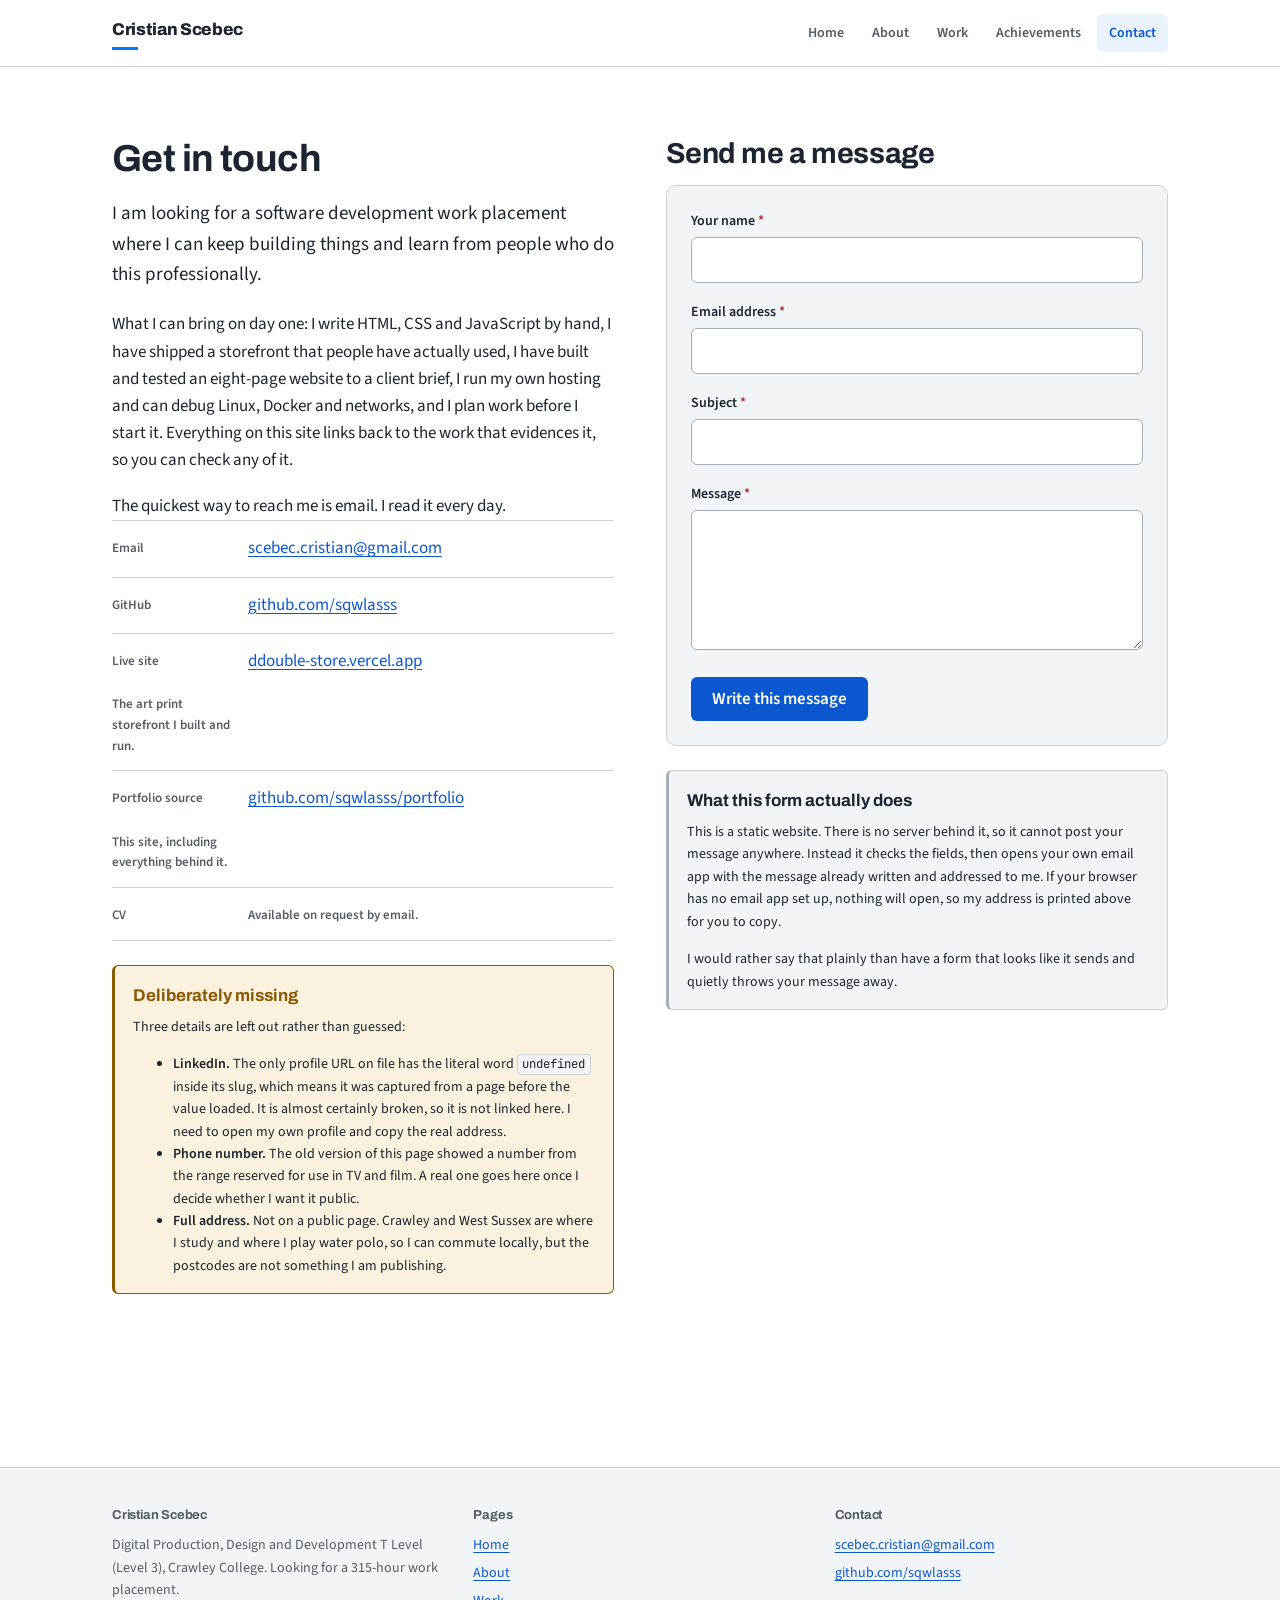
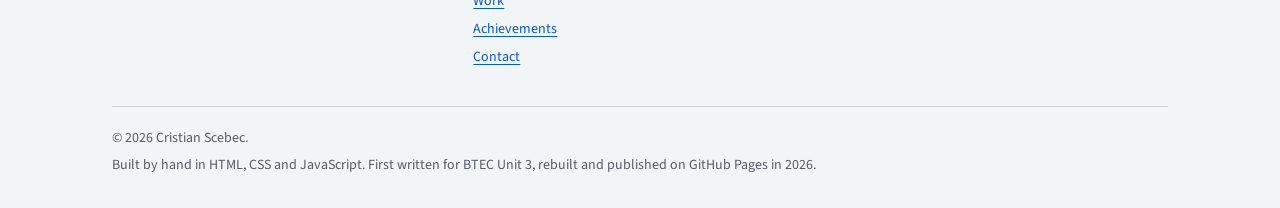
<file: contact.html>
<!DOCTYPE html>
<html lang="en">
<head>
<meta charset="UTF-8">
<meta name="viewport" content="width=device-width, initial-scale=1.0">
<title>Contact | Cristian Scebec</title>
<meta name="description" content="Contact Cristian Scebec, a Digital Production, Design and Development T Level (Level 3) student at Crawley College seeking a 315-hour work placement.">
<meta name="author" content="Cristian Scebec">

<meta property="og:type" content="website">
<link rel="canonical" href="https://sqwlasss.github.io/portfolio/contact.html">
<meta property="og:url" content="https://sqwlasss.github.io/portfolio/contact.html">
<meta property="og:title" content="Contact | Cristian Scebec">
<meta property="og:description" content="Contact Cristian Scebec, a Digital Production, Design and Development T Level (Level 3) student at Crawley College seeking a 315-hour work placement.">
<meta property="og:image" content="assets/images/u13-site-home.jpg">
<meta name="twitter:card" content="summary_large_image">

<link rel="icon" href="assets/images/favicon-32.png" sizes="32x32">
<link rel="apple-touch-icon" href="assets/images/favicon-180.png">

<link rel="preconnect" href="https://fonts.googleapis.com">
<link rel="preconnect" href="https://fonts.gstatic.com" crossorigin>
<link href="https://fonts.googleapis.com/css2?family=Archivo:wght@500;600;700;800&family=Source+Sans+3:wght@400;600&family=JetBrains+Mono:wght@400;500&display=swap" rel="stylesheet">

<link rel="stylesheet" href="assets/css/style.css">
</head>
<body>
<a class="skip-link" href="#main">Skip to main content</a>

<nav class="site-nav" aria-label="Main">
  <div class="shell site-nav__inner">
    <a class="brand" href="index.html">Cristian Scebec</a>

    <button class="nav-toggle" type="button" aria-expanded="false" aria-controls="primary-navigation">
      <span class="nav-toggle__bars" aria-hidden="true"></span>
      <span class="nav-toggle__label">Menu</span>
    </button>

    <ul class="nav-list" id="primary-navigation">
      <li><a href="index.html">Home</a></li>
      <li><a href="about.html">About</a></li>
      <li><a href="projects.html">Work</a></li>
      <li><a href="achievements.html">Achievements</a></li>
      <li><a href="contact.html" aria-current="page">Contact</a></li>
    </ul>
  </div>
</nav>

<main id="main">

<section class="section">
  <div class="shell">
    <div class="contact-grid">

      <div>
        <h1>Get in touch</h1>

        <div class="prose stack">
          <p class="lede">I am looking for a software development work placement where I can
          keep building things and learn from people who do this professionally.</p>

          <p>What I can bring on day one: I write HTML, CSS and JavaScript by hand, I have
          shipped a storefront that people have actually used, I have built and tested an
          eight-page website to a client brief, I run my own hosting and can debug Linux,
          Docker and networks, and I plan work before I start it. Everything on this site
          links back to the work that evidences it, so you can check any of it.</p>

          <p>The quickest way to reach me is email. I read it every day.</p>
        </div>

        <ul class="contact-methods">
          <li>
            <span>Email</span>
            <a href="mailto:scebec.cristian@gmail.com">scebec.cristian@gmail.com</a>
          </li>
          <li>
            <span>GitHub</span>
            <a href="https://github.com/sqwlasss" target="_blank" rel="noopener noreferrer">github.com/sqwlasss</a>
          </li>
          <li>
            <span>Live site</span>
            <a href="https://ddouble-store.vercel.app" target="_blank" rel="noopener noreferrer">ddouble-store.vercel.app</a>
            <span class="muted">The art print storefront I built and run.</span>
          </li>
          <li>
            <span>Portfolio source</span>
            <a href="https://github.com/sqwlasss/portfolio" target="_blank" rel="noopener noreferrer">github.com/sqwlasss/portfolio</a>
            <span class="muted">This site, including everything behind it.</span>
          </li>
          <li>
            <span>CV</span>
            <span class="muted">Available on request by email.</span>
          </li>
        </ul>

        <div class="callout callout--todo flow-top">
          <p class="callout__title">Deliberately missing</p>
          <p>Three details are left out rather than guessed:</p>
          <ul>
            <li><strong>LinkedIn.</strong> The only profile URL on file has the literal word
            <code>undefined</code> inside its slug, which means it was captured from a page
            before the value loaded. It is almost certainly broken, so it is not linked here.
            I need to open my own profile and copy the real address.</li>
            <li><strong>Phone number.</strong> The old version of this page showed
            a number from the range reserved for use in TV and film. A real one goes here
            once I decide whether I want it public.</li>
            <li><strong>Full address.</strong> Not on a public page. Crawley and West Sussex are
            where I study and where I play water polo, so I can commute locally, but the
            postcodes are not something I am publishing.</li>
          </ul>
        </div>
      </div>

      <div>
        <h2>Send me a message</h2>

        <form class="form" id="contact-form" data-mailto="scebec.cristian@gmail.com">

          <div class="field">
            <label for="field-name">Your name <span class="req" aria-hidden="true">*</span></label>
            <input type="text" id="field-name" name="name" data-label="Your name"
                   autocomplete="name" required aria-describedby="field-name-error">
            <span class="field__error" id="field-name-error"></span>
          </div>

          <div class="field">
            <label for="field-email">Email address <span class="req" aria-hidden="true">*</span></label>
            <input type="email" id="field-email" name="email" data-label="Your email address"
                   autocomplete="email" required aria-describedby="field-email-error">
            <span class="field__error" id="field-email-error"></span>
          </div>

          <div class="field">
            <label for="field-subject">Subject <span class="req" aria-hidden="true">*</span></label>
            <input type="text" id="field-subject" name="subject" data-label="A subject"
                   required aria-describedby="field-subject-error">
            <span class="field__error" id="field-subject-error"></span>
          </div>

          <div class="field">
            <label for="field-message">Message <span class="req" aria-hidden="true">*</span></label>
            <textarea id="field-message" name="message" data-label="A message"
                      required aria-describedby="field-message-error"></textarea>
            <span class="field__error" id="field-message-error"></span>
          </div>

          <button type="submit" class="btn btn--primary">Write this message</button>

          <p class="form__status" id="form-status" role="status" aria-live="polite"></p>
        </form>

        <div class="callout flow-top">
          <p class="callout__title">What this form actually does</p>
          <p>This is a static website. There is no server behind it, so it cannot post your
          message anywhere. Instead it checks the fields, then opens your own email app with
          the message already written and addressed to me. If your browser has no email app
          set up, nothing will open, so my address is printed above for you to copy.</p>
          <p>I would rather say that plainly than have a form that looks like it sends and
          quietly throws your message away.</p>
        </div>
      </div>

    </div>
  </div>
</section>

</main>

<footer class="site-footer">
  <div class="shell">
    <div class="site-footer__grid">
      <div>
        <h2>Cristian Scebec</h2>
        <p>Digital Production, Design and Development T Level (Level 3), Crawley College. Looking for a 315-hour work placement.</p>
      </div>
      <div>
        <h2>Pages</h2>
        <ul>
          <li><a href="index.html">Home</a></li>
          <li><a href="about.html">About</a></li>
          <li><a href="projects.html">Work</a></li>
          <li><a href="achievements.html">Achievements</a></li>
          <li><a href="contact.html">Contact</a></li>
        </ul>
      </div>
      <div>
        <h2>Contact</h2>
        <ul>
          <li><a href="mailto:scebec.cristian@gmail.com">scebec.cristian@gmail.com</a></li>
          <li><a href="https://github.com/sqwlasss" rel="noopener noreferrer" target="_blank">github.com/sqwlasss</a></li>
        </ul>
      </div>
    </div>
    <div class="site-footer__base">
      <p>&copy; 2026 Cristian Scebec.</p>
      <p>Built by hand in HTML, CSS and JavaScript. First written for BTEC Unit 3, rebuilt and published on GitHub Pages in 2026.</p>
    </div>
  </div>
</footer>

<script src="assets/js/main.js"></script>
</body>
</html>
</file>
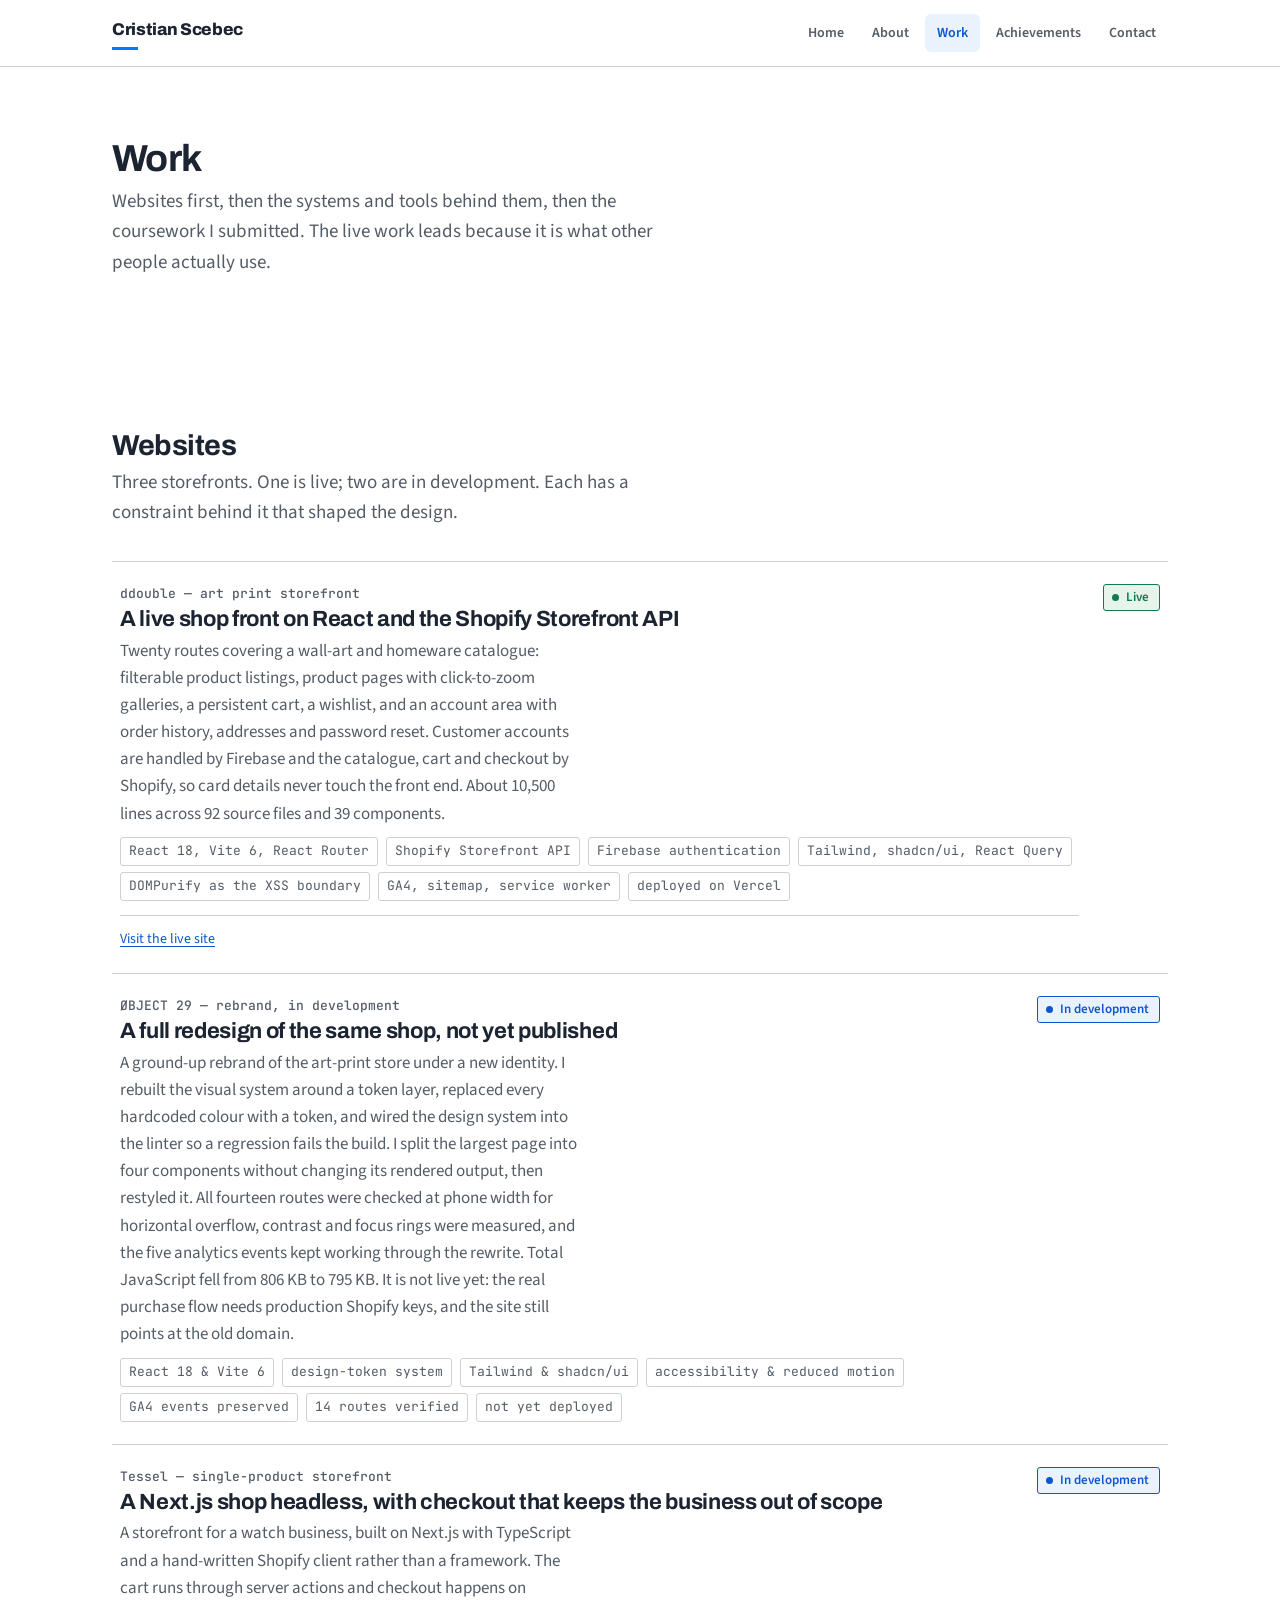
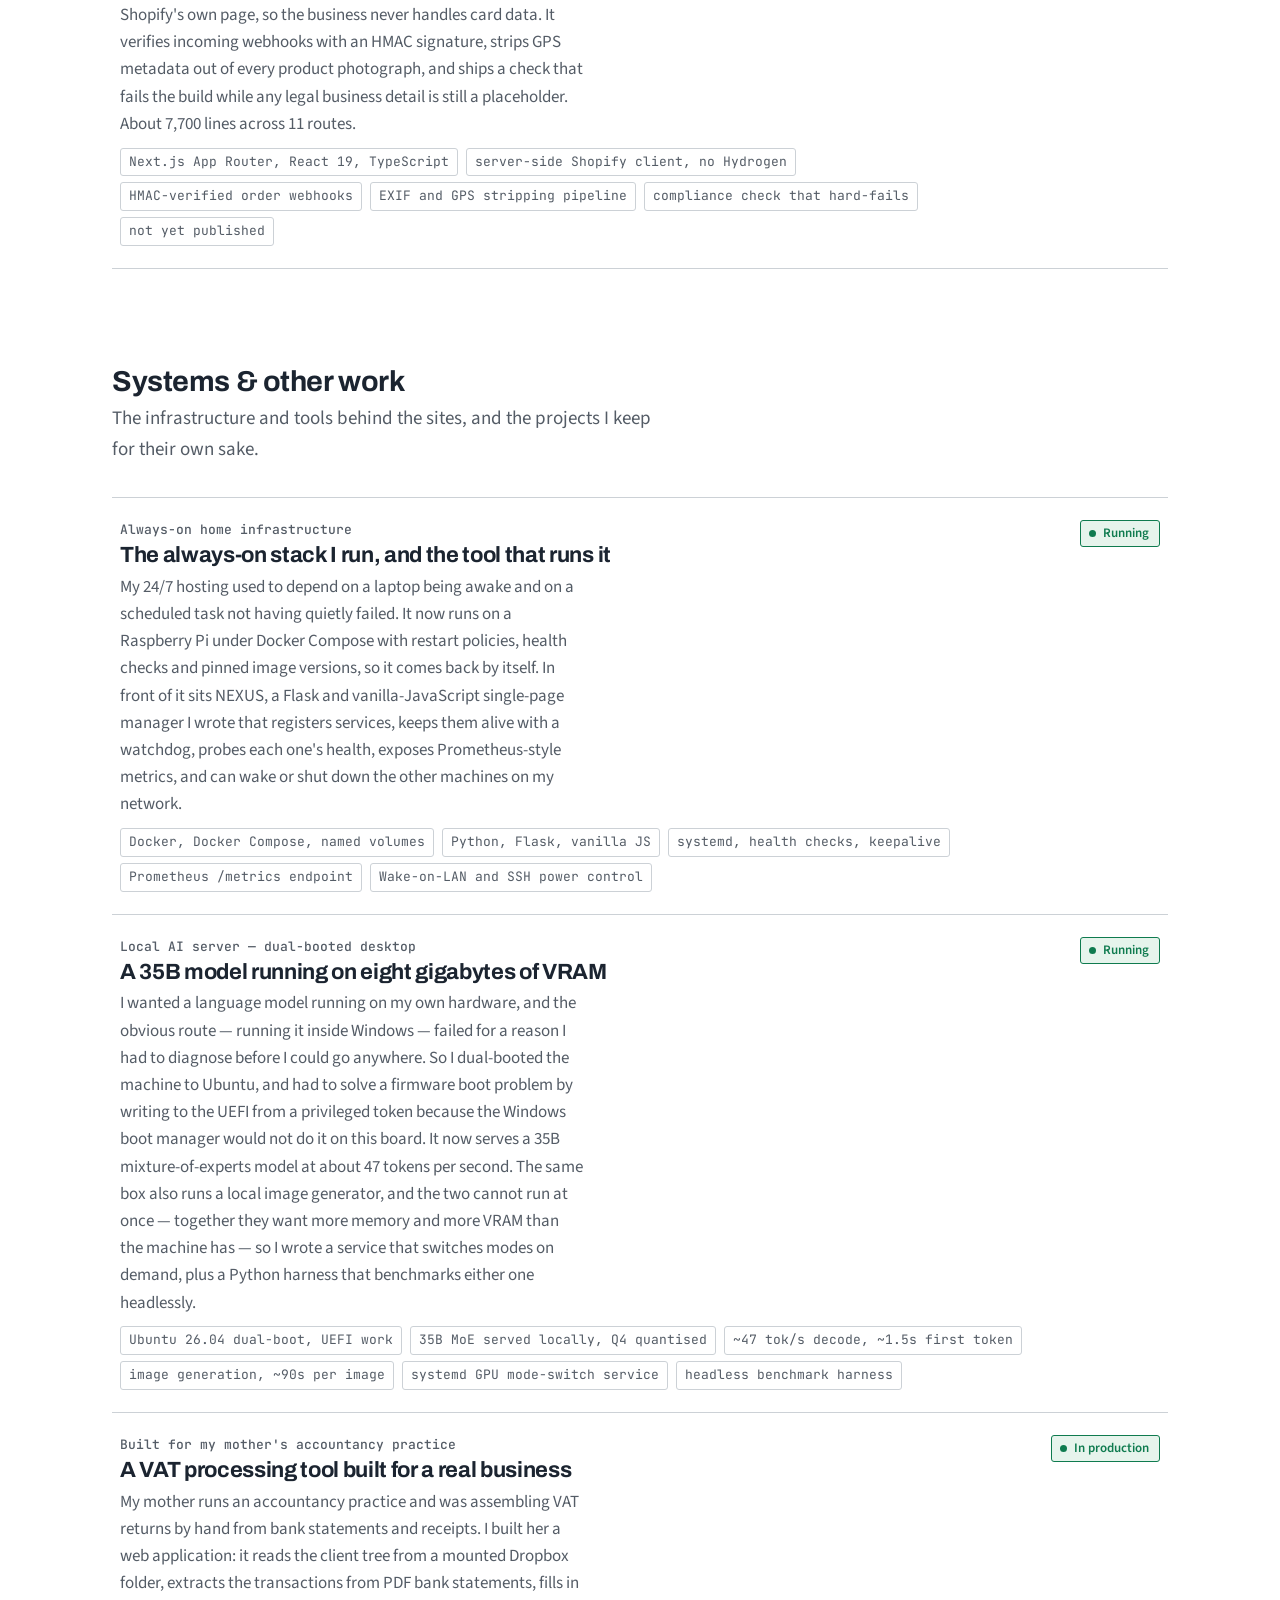
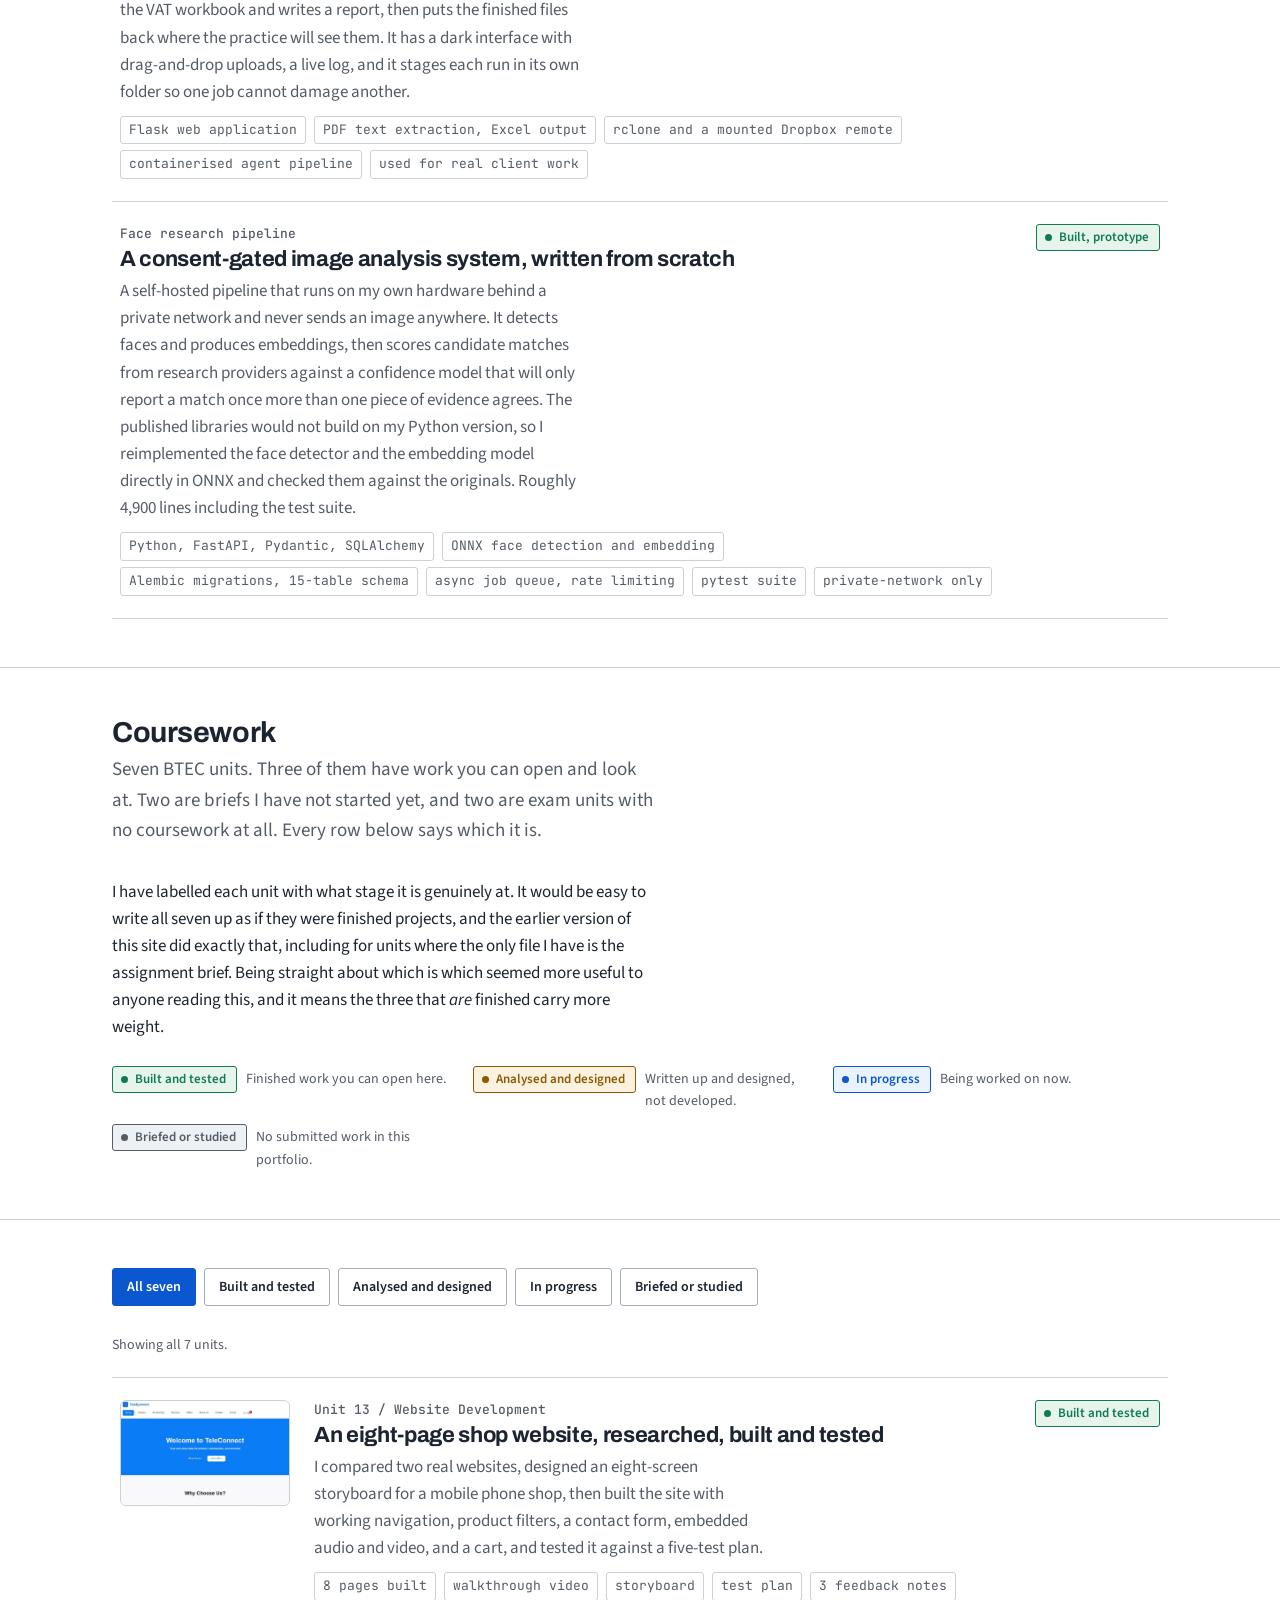
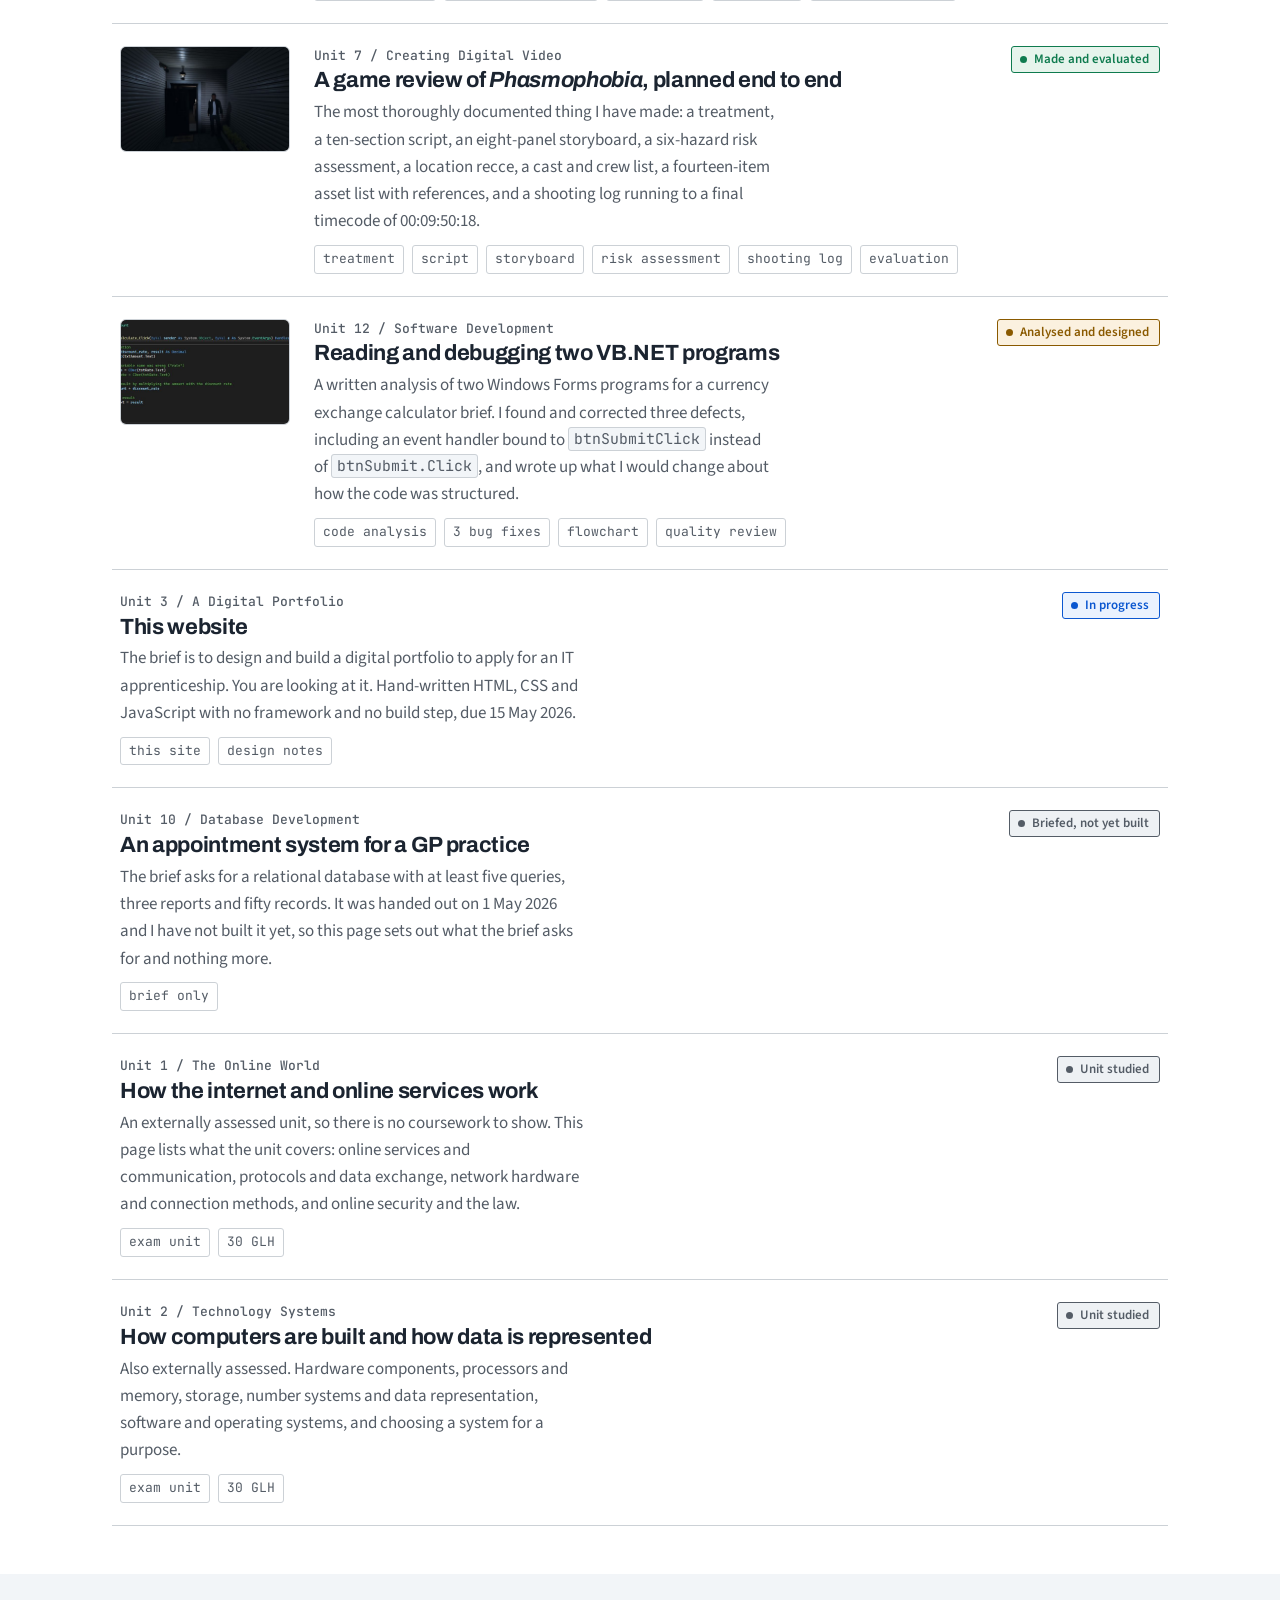
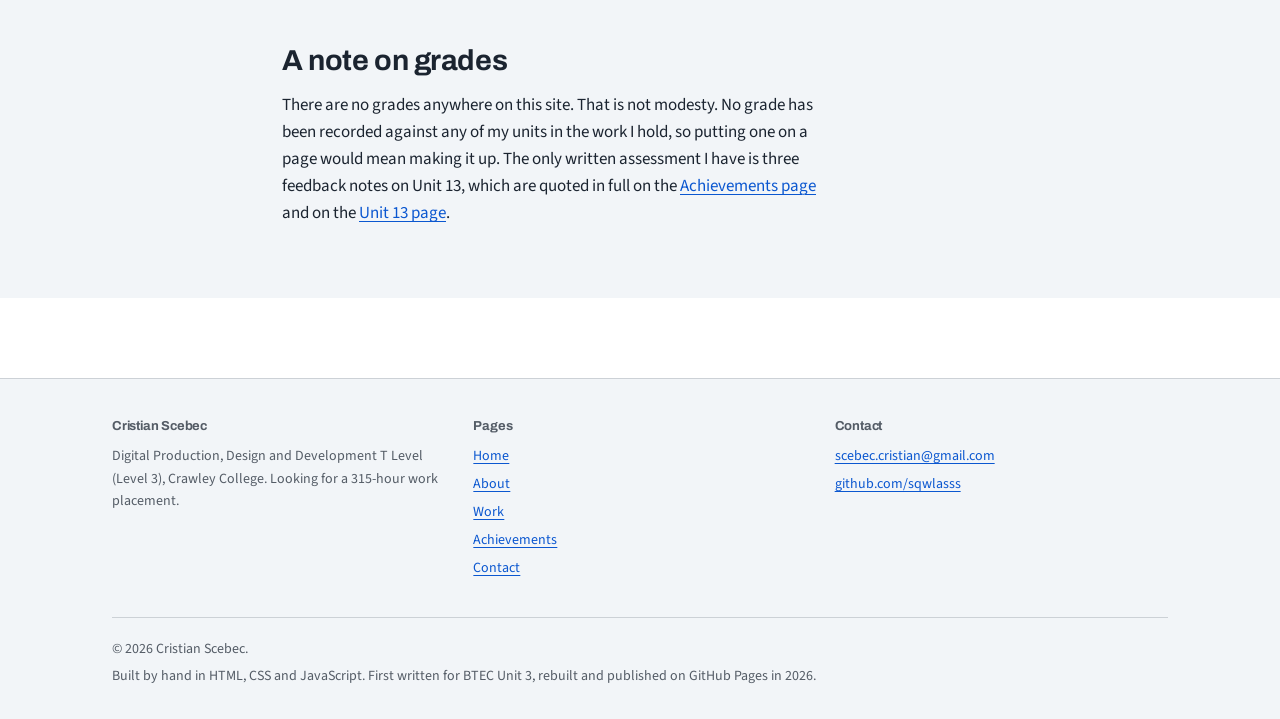
<file: projects.html>
<!DOCTYPE html>
<html lang="en">
<head>
<meta charset="UTF-8">
<meta name="viewport" content="width=device-width, initial-scale=1.0">
<title>Work | Cristian Scebec</title>
<meta name="description" content="Three storefronts and the systems behind them, plus the coursework I submitted: a live Shopify shop, a full rebrand and a second storefront in development, an always-on home stack, a local AI server, and seven BTEC units.">
<meta name="author" content="Cristian Scebec">

<meta property="og:type" content="website">
<link rel="canonical" href="https://sqwlasss.github.io/portfolio/projects.html">
<meta property="og:url" content="https://sqwlasss.github.io/portfolio/projects.html">
<meta property="og:title" content="Work | Cristian Scebec">
<meta property="og:description" content="Three storefronts and the systems behind them, plus the coursework I submitted: a live Shopify shop, a full rebrand and a second storefront in development, an always-on home stack, a local AI server, and seven BTEC units.">
<meta property="og:image" content="assets/images/u13-site-home.jpg">
<meta name="twitter:card" content="summary_large_image">

<link rel="icon" href="assets/images/favicon-32.png" sizes="32x32">
<link rel="apple-touch-icon" href="assets/images/favicon-180.png">

<link rel="preconnect" href="https://fonts.googleapis.com">
<link rel="preconnect" href="https://fonts.gstatic.com" crossorigin>
<link href="https://fonts.googleapis.com/css2?family=Archivo:wght@500;600;700;800&family=Source+Sans+3:wght@400;600&family=JetBrains+Mono:wght@400;500&display=swap" rel="stylesheet">

<link rel="stylesheet" href="assets/css/style.css">
</head>
<body>
<a class="skip-link" href="#main">Skip to main content</a>

<nav class="site-nav" aria-label="Main">
  <div class="shell site-nav__inner">
    <a class="brand" href="index.html">Cristian Scebec</a>

    <button class="nav-toggle" type="button" aria-expanded="false" aria-controls="primary-navigation">
      <span class="nav-toggle__bars" aria-hidden="true"></span>
      <span class="nav-toggle__label">Menu</span>
    </button>

    <ul class="nav-list" id="primary-navigation">
      <li><a href="index.html">Home</a></li>
      <li><a href="about.html">About</a></li>
      <li><a href="projects.html" aria-current="page">Work</a></li>
      <li><a href="achievements.html">Achievements</a></li>
      <li><a href="contact.html">Contact</a></li>
    </ul>
  </div>
</nav>

<main id="main">

<section class="section">
  <div class="shell">

    <div class="section__head">
      <h1 class="section__title">Work</h1>
      <p class="section__note">Websites first, then the systems and tools behind them, then the
      coursework I submitted. The live work leads because it is what other people actually use.</p>
    </div>
  </div>
</section>

<section class="section section--tight">
  <div class="shell">

    <div class="section__head">
      <h2 class="section__title">Websites</h2>
      <p class="section__note">Three storefronts. One is live; two are in development. Each has
      a constraint behind it that shaped the design.</p>
    </div>

    <ul class="ledger">

      <li class="ledger__item">
        <div class="ledger__link ledger__link--plain">
          <div>
            <span class="ledger__unit">ddouble &mdash; art print storefront</span>
            <h3 class="ledger__title">A live shop front on React and the Shopify Storefront API</h3>
            <p class="ledger__desc">Twenty routes covering a wall-art and homeware catalogue:
            filterable product listings, product pages with click-to-zoom galleries, a
            persistent cart, a wishlist, and an account area with order history, addresses and
            password reset. Customer accounts are handled by Firebase and the catalogue, cart
            and checkout by Shopify, so card details never touch the front end. About 10,500
            lines across 92 source files and 39 components.</p>
            <ul class="ledger__artefacts">
              <li>React 18, Vite 6, React Router</li>
              <li>Shopify Storefront API</li>
              <li>Firebase authentication</li>
              <li>Tailwind, shadcn/ui, React Query</li>
              <li>DOMPurify as the XSS boundary</li>
              <li>GA4, sitemap, service worker</li>
              <li>deployed on Vercel</li>
            </ul>
            <p class="skill-group__proof"><a href="https://ddouble-store.vercel.app" target="_blank" rel="noopener noreferrer">Visit the live site</a></p>
          </div>
          <p class="status status--live ledger__status">Live</p>
        </div>
      </li>

      <li class="ledger__item">
        <div class="ledger__link ledger__link--plain">
          <div>
            <span class="ledger__unit">&Oslash;BJECT 29 &mdash; rebrand, in development</span>
            <h3 class="ledger__title">A full redesign of the same shop, not yet published</h3>
            <p class="ledger__desc">A ground-up rebrand of the art-print store under a new
            identity. I rebuilt the visual system around a token layer, replaced every hardcoded
            colour with a token, and wired the design system into the linter so a regression
            fails the build. I split the largest page into four components without changing its
            rendered output, then restyled it. All fourteen routes were checked at phone width
            for horizontal overflow, contrast and focus rings were measured, and the five
            analytics events kept working through the rewrite. Total JavaScript fell from 806 KB
            to 795 KB. It is not live yet: the real purchase flow needs production Shopify keys,
            and the site still points at the old domain.</p>
            <ul class="ledger__artefacts">
              <li>React 18 &amp; Vite 6</li>
              <li>design-token system</li>
              <li>Tailwind &amp; shadcn/ui</li>
              <li>accessibility &amp; reduced motion</li>
              <li>GA4 events preserved</li>
              <li>14 routes verified</li>
              <li>not yet deployed</li>
            </ul>
          </div>
          <p class="status status--progress ledger__status">In development</p>
        </div>
      </li>

      <li class="ledger__item">
        <div class="ledger__link ledger__link--plain">
          <div>
            <span class="ledger__unit">Tessel &mdash; single-product storefront</span>
            <h3 class="ledger__title">A Next.js shop headless, with checkout that keeps the
            business out of scope</h3>
            <p class="ledger__desc">A storefront for a watch business, built on Next.js with
            TypeScript and a hand-written Shopify client rather than a framework. The cart runs
            through server actions and checkout happens on Shopify's own page, so the business
            never handles card data. It verifies incoming webhooks with an HMAC signature,
            strips GPS metadata out of every product photograph, and ships a check that fails
            the build while any legal business detail is still a placeholder. About 7,700 lines
            across 11 routes.</p>
            <ul class="ledger__artefacts">
              <li>Next.js App Router, React 19, TypeScript</li>
              <li>server-side Shopify client, no Hydrogen</li>
              <li>HMAC-verified order webhooks</li>
              <li>EXIF and GPS stripping pipeline</li>
              <li>compliance check that hard-fails</li>
              <li>not yet published</li>
            </ul>
          </div>
          <p class="status status--progress ledger__status">In development</p>
        </div>
      </li>

    </ul>
  </div>
</section>

<section class="section section--tight">
  <div class="shell">

    <div class="section__head">
      <h2 class="section__title">Systems &amp; other work</h2>
      <p class="section__note">The infrastructure and tools behind the sites, and the projects
      I keep for their own sake.</p>
    </div>

    <ul class="ledger">

      <li class="ledger__item">
        <div class="ledger__link ledger__link--plain">
          <div>
            <span class="ledger__unit">Always-on home infrastructure</span>
            <h3 class="ledger__title">The always-on stack I run, and the tool that runs it</h3>
            <p class="ledger__desc">My 24/7 hosting used to depend on a laptop being awake and
            on a scheduled task not having quietly failed. It now runs on a Raspberry Pi under
            Docker Compose with restart policies, health checks and pinned image versions, so it
            comes back by itself. In front of it sits NEXUS, a Flask and vanilla-JavaScript
            single-page manager I wrote that registers services, keeps them alive with a
            watchdog, probes each one's health, exposes Prometheus-style metrics, and can wake
            or shut down the other machines on my network.</p>
            <ul class="ledger__artefacts">
              <li>Docker, Docker Compose, named volumes</li>
              <li>Python, Flask, vanilla JS</li>
              <li>systemd, health checks, keepalive</li>
              <li>Prometheus /metrics endpoint</li>
              <li>Wake-on-LAN and SSH power control</li>
            </ul>
          </div>
          <p class="status status--live ledger__status">Running</p>
        </div>
      </li>

      <li class="ledger__item">
        <div class="ledger__link ledger__link--plain">
          <div>
            <span class="ledger__unit">Local AI server &mdash; dual-booted desktop</span>
            <h3 class="ledger__title">A 35B model running on eight gigabytes of VRAM</h3>
            <p class="ledger__desc">I wanted a language model running on my own hardware, and
            the obvious route &mdash; running it inside Windows &mdash; failed for a reason I had
            to diagnose before I could go anywhere. So I dual-booted the machine to Ubuntu,
            and had to solve a firmware boot problem by writing to the UEFI from a privileged
            token because the Windows boot manager would not do it on this board. It now serves
            a 35B mixture-of-experts model at about 47 tokens per second. The same box also
            runs a local image generator, and the two cannot run at once &mdash; together they
            want more memory and more VRAM than the machine has &mdash; so I wrote a service that
            switches modes on demand, plus a Python harness that benchmarks either one
            headlessly.</p>
            <ul class="ledger__artefacts">
              <li>Ubuntu 26.04 dual-boot, UEFI work</li>
              <li>35B MoE served locally, Q4 quantised</li>
              <li>~47 tok/s decode, ~1.5s first token</li>
              <li>image generation, ~90s per image</li>
              <li>systemd GPU mode-switch service</li>
              <li>headless benchmark harness</li>
            </ul>
          </div>
          <p class="status status--live ledger__status">Running</p>
        </div>
      </li>

      <li class="ledger__item">
        <div class="ledger__link ledger__link--plain">
          <div>
            <span class="ledger__unit">Built for my mother's accountancy practice</span>
            <h3 class="ledger__title">A VAT processing tool built for a real business</h3>
            <p class="ledger__desc">My mother runs an accountancy practice and was assembling
            VAT returns by hand from bank statements and receipts. I built her a web
            application: it reads the client tree from a mounted Dropbox folder, extracts the
            transactions from PDF bank statements, fills in the VAT workbook and writes a
            report, then puts the finished files back where the practice will see them. It has
            a dark interface with drag-and-drop uploads, a live log, and it stages each run in
            its own folder so one job cannot damage another.</p>
            <ul class="ledger__artefacts">
              <li>Flask web application</li>
              <li>PDF text extraction, Excel output</li>
              <li>rclone and a mounted Dropbox remote</li>
              <li>containerised agent pipeline</li>
              <li>used for real client work</li>
            </ul>
          </div>
          <p class="status status--live ledger__status">In production</p>
        </div>
      </li>

      <li class="ledger__item">
        <div class="ledger__link ledger__link--plain">
          <div>
            <span class="ledger__unit">Face research pipeline</span>
            <h3 class="ledger__title">A consent-gated image analysis system, written from
            scratch</h3>
            <p class="ledger__desc">A self-hosted pipeline that runs on my own hardware behind
            a private network and never sends an image anywhere. It detects faces and produces
            embeddings, then scores candidate matches from research providers against a
            confidence model that will only report a match once more than one piece of evidence
            agrees. The published libraries would not build on my Python version, so I
            reimplemented the face detector and the embedding model directly in ONNX and checked
            them against the originals. Roughly 4,900 lines including the test suite.</p>
            <ul class="ledger__artefacts">
              <li>Python, FastAPI, Pydantic, SQLAlchemy</li>
              <li>ONNX face detection and embedding</li>
              <li>Alembic migrations, 15-table schema</li>
              <li>async job queue, rate limiting</li>
              <li>pytest suite</li>
              <li>private-network only</li>
            </ul>
          </div>
          <p class="status status--built ledger__status">Built, prototype</p>
        </div>
      </li>

    </ul>
  </div>
</section>

<section class="section section--tight section--ruled">
  <div class="shell">

    <div class="section__head">
      <h2 class="section__title">Coursework</h2>
      <p class="section__note">Seven BTEC units. Three of them have work you can open and look
      at. Two are briefs I have not started yet, and two are exam units with no coursework at
      all. Every row below says which it is.</p>
    </div>

    <div class="prose">
      <p>I have labelled each unit with what stage it is genuinely at. It would be easy to
      write all seven up as if they were finished projects, and the earlier version of this
      site did exactly that, including for units where the only file I have is the assignment
      brief. Being straight about which is which seemed more useful to anyone reading this,
      and it means the three that <em>are</em> finished carry more weight.</p>
    </div>

    <ul class="status-key flow-top">
      <li><span class="status status--built">Built and tested</span> Finished work you can open here.</li>
      <li><span class="status status--designed">Analysed and designed</span> Written up and designed, not developed.</li>
      <li><span class="status status--progress">In progress</span> Being worked on now.</li>
      <li><span class="status status--studied">Briefed or studied</span> No submitted work in this portfolio.</li>
    </ul>
  </div>
</section>

<section class="section section--tight section--ruled">
  <div class="shell">

    <div class="filters" role="group" aria-label="Filter units by stage">
      <button class="filter-btn" type="button" data-filter="all" aria-pressed="true">All seven</button>
      <button class="filter-btn" type="button" data-filter="built" aria-pressed="false">Built and tested</button>
      <button class="filter-btn" type="button" data-filter="designed" aria-pressed="false">Analysed and designed</button>
      <button class="filter-btn" type="button" data-filter="progress" aria-pressed="false">In progress</button>
      <button class="filter-btn" type="button" data-filter="studied" aria-pressed="false">Briefed or studied</button>
    </div>

    <p class="filter-count" id="filter-count" role="status"></p>

    <ul class="ledger ledger--units">

      <li class="ledger__item" data-status="built" data-unit="unit-13">
        <a class="ledger__link" href="projects/unit-13.html">
          <img class="ledger__thumb" src="assets/images/u13-site-home-card.jpg"
               alt="The home page of the phone shop website I built, showing a blue banner reading Welcome to TeleConnect above a row of product benefits"
               width="760" height="471" loading="lazy">
          <div>
            <span class="ledger__unit">Unit 13 / Website Development</span>
            <h3 class="ledger__title">An eight-page shop website, researched, built and tested</h3>
            <p class="ledger__desc">I compared two real websites, designed an eight-screen
            storyboard for a mobile phone shop, then built the site with working navigation,
            product filters, a contact form, embedded audio and video, and a cart, and tested
            it against a five-test plan.</p>
            <ul class="ledger__artefacts">
              <li>8 pages built</li>
              <li>walkthrough video</li>
              <li>storyboard</li>
              <li>test plan</li>
              <li>3 feedback notes</li>
            </ul>
          </div>
          <p class="status status--built ledger__status">Built and tested</p>
        </a>
      </li>

      <li class="ledger__item" data-status="built" data-unit="unit-7">
        <a class="ledger__link" href="projects/unit-7.html">
          <img class="ledger__thumb" src="assets/images/u7-storyboard-house-card.jpg"
               alt="A still from Phasmophobia showing a dark house at night, used as a panel in my storyboard"
               width="760" height="428" loading="lazy">
          <div>
            <span class="ledger__unit">Unit 7 / Creating Digital Video</span>
            <h3 class="ledger__title">A game review of <em>Phasmophobia</em>, planned end to end</h3>
            <p class="ledger__desc">The most thoroughly documented thing I have made: a
            treatment, a ten-section script, an eight-panel storyboard, a six-hazard risk
            assessment, a location recce, a cast and crew list, a fourteen-item asset list
            with references, and a shooting log running to a final timecode of 00:09:50:18.</p>
            <ul class="ledger__artefacts">
              <li>treatment</li>
              <li>script</li>
              <li>storyboard</li>
              <li>risk assessment</li>
              <li>shooting log</li>
              <li>evaluation</li>
            </ul>
          </div>
          <p class="status status--built ledger__status">Made and evaluated</p>
        </a>
      </li>

      <li class="ledger__item" data-status="designed" data-unit="unit-12">
        <a class="ledger__link" href="projects/unit-12.html">
          <img class="ledger__thumb" src="assets/images/u12-frmdiscount-fix-card.jpg"
               alt="VB.NET source code in Visual Studio with my own comments marking a variable name I corrected"
               width="760" height="300" loading="lazy">
          <div>
            <span class="ledger__unit">Unit 12 / Software Development</span>
            <h3 class="ledger__title">Reading and debugging two VB.NET programs</h3>
            <p class="ledger__desc">A written analysis of two Windows Forms programs for a
            currency exchange calculator brief. I found and corrected three defects, including
            an event handler bound to <code>btnSubmitClick</code> instead of
            <code>btnSubmit.Click</code>, and wrote up what I would change about how the code
            was structured.</p>
            <ul class="ledger__artefacts">
              <li>code analysis</li>
              <li>3 bug fixes</li>
              <li>flowchart</li>
              <li>quality review</li>
            </ul>
          </div>
          <p class="status status--designed ledger__status">Analysed and designed</p>
        </a>
      </li>

      <li class="ledger__item" data-status="progress" data-unit="unit-3">
        <a class="ledger__link ledger__link--plain" href="projects/unit-3.html">
          <div>
            <span class="ledger__unit">Unit 3 / A Digital Portfolio</span>
            <h3 class="ledger__title">This website</h3>
            <p class="ledger__desc">The brief is to design and build a digital portfolio to
            apply for an IT apprenticeship. You are looking at it. Hand-written HTML, CSS and
            JavaScript with no framework and no build step, due 15 May 2026.</p>
            <ul class="ledger__artefacts">
              <li>this site</li>
              <li>design notes</li>
            </ul>
          </div>
          <p class="status status--progress ledger__status">In progress</p>
        </a>
      </li>

      <li class="ledger__item" data-status="briefed studied" data-unit="unit-10">
        <a class="ledger__link ledger__link--plain" href="projects/unit-10.html">
          <div>
            <span class="ledger__unit">Unit 10 / Database Development</span>
            <h3 class="ledger__title">An appointment system for a GP practice</h3>
            <p class="ledger__desc">The brief asks for a relational database with at least
            five queries, three reports and fifty records. It was handed out on 1 May 2026 and
            I have not built it yet, so this page sets out what the brief asks for and nothing
            more.</p>
            <ul class="ledger__artefacts">
              <li>brief only</li>
            </ul>
          </div>
          <p class="status status--studied ledger__status">Briefed, not yet built</p>
        </a>
      </li>

      <li class="ledger__item" data-status="studied" data-unit="unit-1">
        <a class="ledger__link ledger__link--plain" href="projects/unit-1.html">
          <div>
            <span class="ledger__unit">Unit 1 / The Online World</span>
            <h3 class="ledger__title">How the internet and online services work</h3>
            <p class="ledger__desc">An externally assessed unit, so there is no coursework to
            show. This page lists what the unit covers: online services and communication,
            protocols and data exchange, network hardware and connection methods, and online
            security and the law.</p>
            <ul class="ledger__artefacts">
              <li>exam unit</li>
              <li>30 GLH</li>
            </ul>
          </div>
          <p class="status status--studied ledger__status">Unit studied</p>
        </a>
      </li>

      <li class="ledger__item" data-status="studied" data-unit="unit-2">
        <a class="ledger__link ledger__link--plain" href="projects/unit-2.html">
          <div>
            <span class="ledger__unit">Unit 2 / Technology Systems</span>
            <h3 class="ledger__title">How computers are built and how data is represented</h3>
            <p class="ledger__desc">Also externally assessed. Hardware components, processors
            and memory, storage, number systems and data representation, software and
            operating systems, and choosing a system for a purpose.</p>
            <ul class="ledger__artefacts">
              <li>exam unit</li>
              <li>30 GLH</li>
            </ul>
          </div>
          <p class="status status--studied ledger__status">Unit studied</p>
        </a>
      </li>

    </ul>
  </div>
</section>

<section class="section section--sunken">
  <div class="shell shell--narrow">
    <div class="prose">
      <h2>A note on grades</h2>
      <p>There are no grades anywhere on this site. That is not modesty. No grade has been
      recorded against any of my units in the work I hold, so putting one on a page would
      mean making it up. The only written assessment I have is three feedback notes on Unit
      13, which are quoted in full on the <a href="achievements.html">Achievements page</a>
      and on the <a href="projects/unit-13.html">Unit 13 page</a>.</p>
    </div>
  </div>
</section>

</main>

<footer class="site-footer">
  <div class="shell">
    <div class="site-footer__grid">
      <div>
        <h2>Cristian Scebec</h2>
        <p>Digital Production, Design and Development T Level (Level 3), Crawley College. Looking for a 315-hour work placement.</p>
      </div>
      <div>
        <h2>Pages</h2>
        <ul>
          <li><a href="index.html">Home</a></li>
          <li><a href="about.html">About</a></li>
          <li><a href="projects.html">Work</a></li>
          <li><a href="achievements.html">Achievements</a></li>
          <li><a href="contact.html">Contact</a></li>
        </ul>
      </div>
      <div>
        <h2>Contact</h2>
        <ul>
          <li><a href="mailto:scebec.cristian@gmail.com">scebec.cristian@gmail.com</a></li>
          <li><a href="https://github.com/sqwlasss" rel="noopener noreferrer" target="_blank">github.com/sqwlasss</a></li>
        </ul>
      </div>
    </div>
    <div class="site-footer__base">
      <p>&copy; 2026 Cristian Scebec.</p>
      <p>Built by hand in HTML, CSS and JavaScript. First written for BTEC Unit 3, rebuilt and published on GitHub Pages in 2026.</p>
    </div>
  </div>
</footer>

<script src="assets/js/main.js"></script>
</body>
</html>
</file>
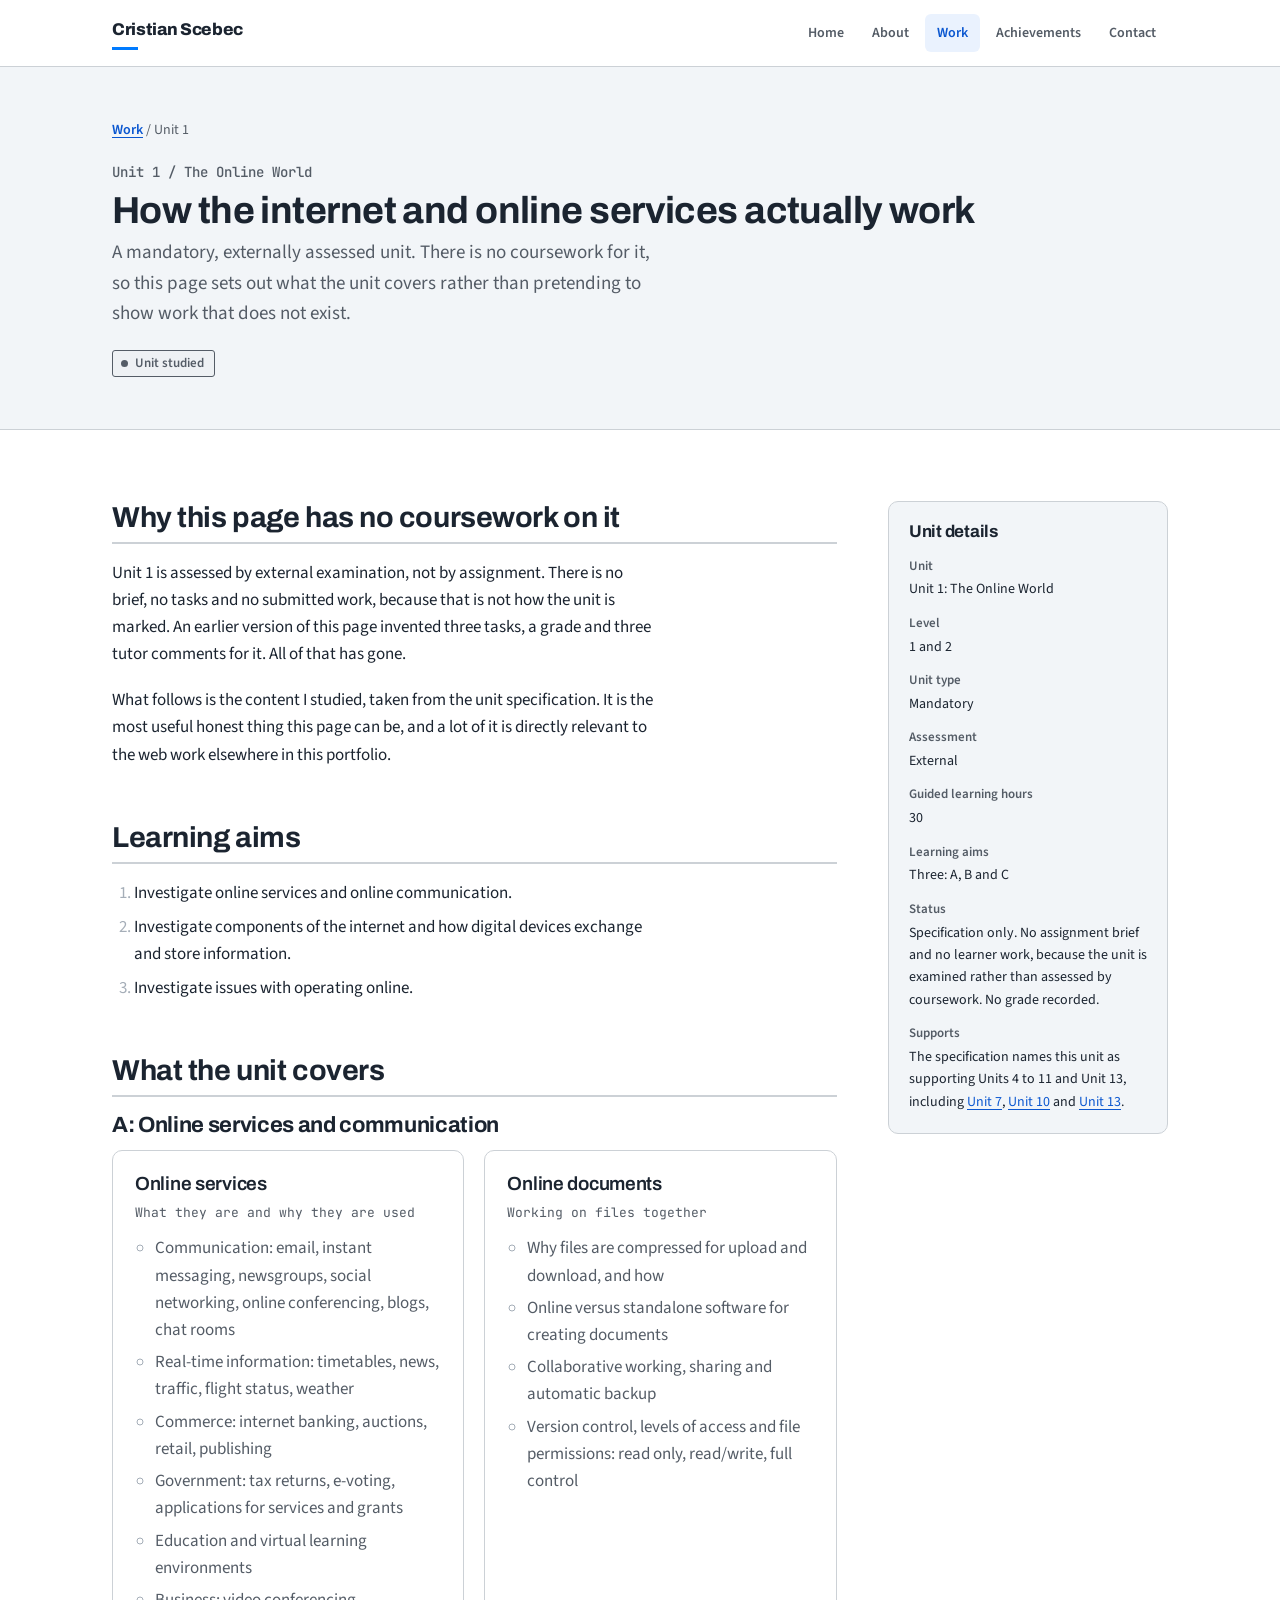
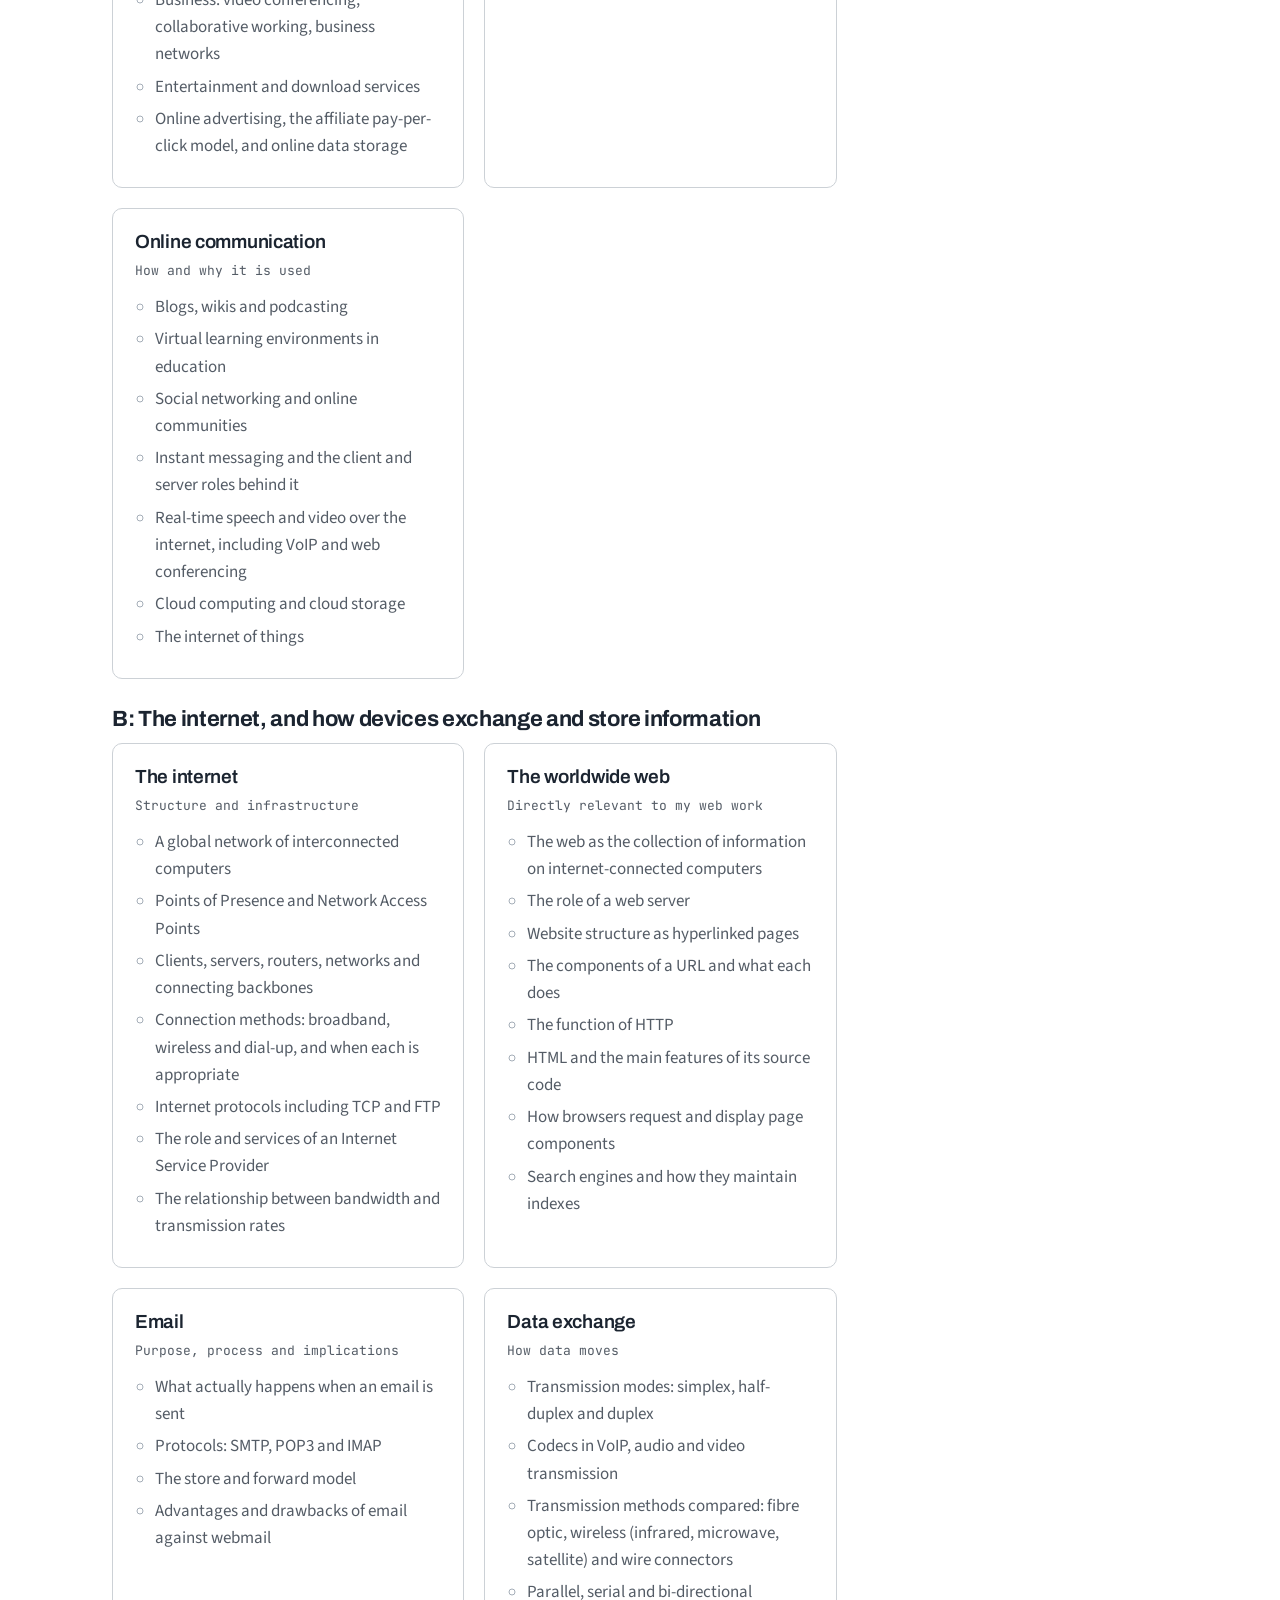
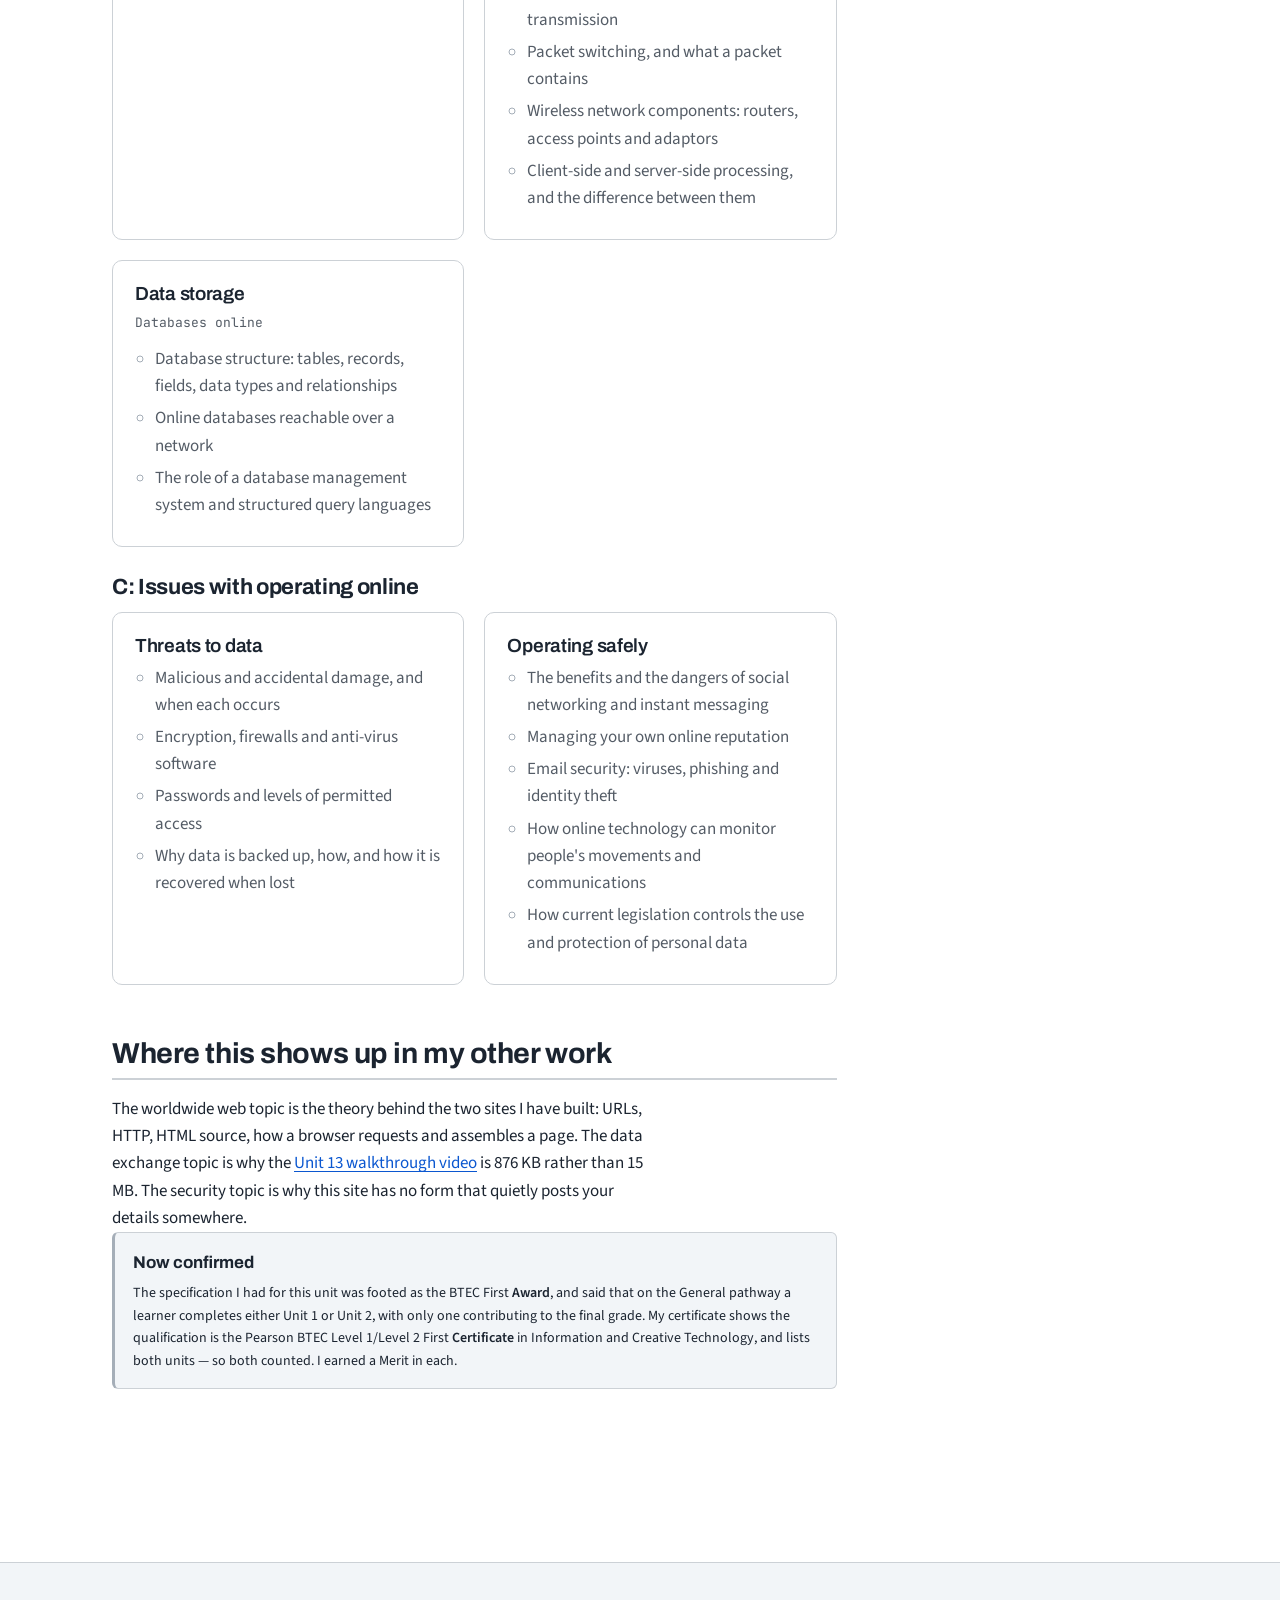
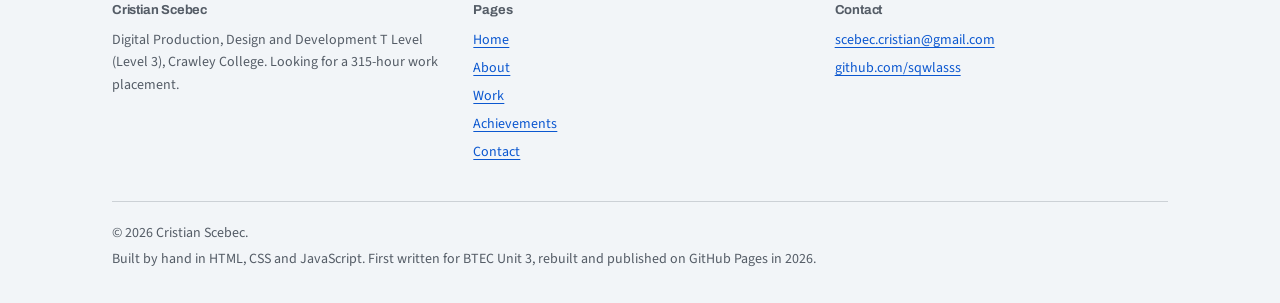
<file: projects/unit-1.html>
<!DOCTYPE html>
<html lang="en">
<head>
<meta charset="UTF-8">
<meta name="viewport" content="width=device-width, initial-scale=1.0">
<title>Unit 1: The Online World | Cristian Scebec</title>
<meta name="description" content="An externally assessed unit on online services, how the internet works, data exchange and storage, and the security and legal issues of operating online.">
<meta name="author" content="Cristian Scebec">

<meta property="og:type" content="article">
<link rel="canonical" href="https://sqwlasss.github.io/portfolio/projects/unit-1.html">
<meta property="og:url" content="https://sqwlasss.github.io/portfolio/projects/unit-1.html">
<meta property="og:title" content="Unit 1: The Online World | Cristian Scebec">
<meta property="og:description" content="An externally assessed unit on online services, how the internet works, data exchange and storage, and the security and legal issues of operating online.">
<meta property="og:image" content="https://sqwlasss.github.io/portfolio/assets/images/u13-site-home.jpg">
<meta name="twitter:card" content="summary_large_image">

<link rel="icon" href="../assets/images/favicon-32.png" sizes="32x32">
<link rel="apple-touch-icon" href="../assets/images/favicon-180.png">

<link rel="preconnect" href="https://fonts.googleapis.com">
<link rel="preconnect" href="https://fonts.gstatic.com" crossorigin>
<link href="https://fonts.googleapis.com/css2?family=Archivo:wght@500;600;700;800&family=Source+Sans+3:wght@400;600&family=JetBrains+Mono:wght@400;500&display=swap" rel="stylesheet">

<link rel="stylesheet" href="../assets/css/style.css">
</head>
<body>
<a class="skip-link" href="#main">Skip to main content</a>

<nav class="site-nav" aria-label="Main">
  <div class="shell site-nav__inner">
    <a class="brand" href="../index.html">Cristian Scebec</a>

    <button class="nav-toggle" type="button" aria-expanded="false" aria-controls="primary-navigation">
      <span class="nav-toggle__bars" aria-hidden="true"></span>
      <span class="nav-toggle__label">Menu</span>
    </button>

    <ul class="nav-list" id="primary-navigation">
      <li><a href="../index.html">Home</a></li>
      <li><a href="../about.html">About</a></li>
      <li><a href="../projects.html" aria-current="page">Work</a></li>
      <li><a href="../achievements.html">Achievements</a></li>
      <li><a href="../contact.html">Contact</a></li>
    </ul>
  </div>
</nav>

<main id="main">

<header class="unit-header">
  <div class="shell">
    <p class="breadcrumb"><a href="../projects.html">Work</a> / Unit 1</p>
    <span class="unit-header__unit">Unit 1 / The Online World</span>
    <h1>How the internet and online services actually work</h1>
    <p class="unit-header__sub">A mandatory, externally assessed unit. There is no coursework
    for it, so this page sets out what the unit covers rather than pretending to show work
    that does not exist.</p>
    <p class="status status--studied">Unit studied</p>
  </div>
</header>

<div class="section">
  <div class="shell">
    <div class="unit-layout">

      <div>

        <section class="unit-section">
          <h2>Why this page has no coursework on it</h2>
          <div class="prose">
            <p>Unit 1 is assessed by external examination, not by assignment. There is no
            brief, no tasks and no submitted work, because that is not how the unit is marked.
            An earlier version of this page invented three tasks, a grade and three tutor
            comments for it. All of that has gone.</p>
            <p>What follows is the content I studied, taken from the unit specification. It is
            the most useful honest thing this page can be, and a lot of it is directly relevant
            to the web work elsewhere in this portfolio.</p>
          </div>
        </section>

        <section class="unit-section">
          <h2>Learning aims</h2>
          <div class="prose">
            <ol>
              <li>Investigate online services and online communication.</li>
              <li>Investigate components of the internet and how digital devices exchange and
              store information.</li>
              <li>Investigate issues with operating online.</li>
            </ol>
          </div>
        </section>

        <section class="unit-section">
          <h2>What the unit covers</h2>

          <h3>A: Online services and communication</h3>
          <ul class="card-grid">
            <li class="card">
              <h4 class="card__title">Online services</h4>
              <p class="card__meta">What they are and why they are used</p>
              <ul>
                <li>Communication: email, instant messaging, newsgroups, social networking, online conferencing, blogs, chat rooms</li>
                <li>Real-time information: timetables, news, traffic, flight status, weather</li>
                <li>Commerce: internet banking, auctions, retail, publishing</li>
                <li>Government: tax returns, e-voting, applications for services and grants</li>
                <li>Education and virtual learning environments</li>
                <li>Business: video conferencing, collaborative working, business networks</li>
                <li>Entertainment and download services</li>
                <li>Online advertising, the affiliate pay-per-click model, and online data storage</li>
              </ul>
            </li>
            <li class="card">
              <h4 class="card__title">Online documents</h4>
              <p class="card__meta">Working on files together</p>
              <ul>
                <li>Why files are compressed for upload and download, and how</li>
                <li>Online versus standalone software for creating documents</li>
                <li>Collaborative working, sharing and automatic backup</li>
                <li>Version control, levels of access and file permissions: read only, read/write, full control</li>
              </ul>
            </li>
            <li class="card">
              <h4 class="card__title">Online communication</h4>
              <p class="card__meta">How and why it is used</p>
              <ul>
                <li>Blogs, wikis and podcasting</li>
                <li>Virtual learning environments in education</li>
                <li>Social networking and online communities</li>
                <li>Instant messaging and the client and server roles behind it</li>
                <li>Real-time speech and video over the internet, including VoIP and web conferencing</li>
                <li>Cloud computing and cloud storage</li>
                <li>The internet of things</li>
              </ul>
            </li>
          </ul>

          <h3>B: The internet, and how devices exchange and store information</h3>
          <ul class="card-grid">
            <li class="card">
              <h4 class="card__title">The internet</h4>
              <p class="card__meta">Structure and infrastructure</p>
              <ul>
                <li>A global network of interconnected computers</li>
                <li>Points of Presence and Network Access Points</li>
                <li>Clients, servers, routers, networks and connecting backbones</li>
                <li>Connection methods: broadband, wireless and dial-up, and when each is appropriate</li>
                <li>Internet protocols including TCP and FTP</li>
                <li>The role and services of an Internet Service Provider</li>
                <li>The relationship between bandwidth and transmission rates</li>
              </ul>
            </li>
            <li class="card">
              <h4 class="card__title">The worldwide web</h4>
              <p class="card__meta">Directly relevant to my web work</p>
              <ul>
                <li>The web as the collection of information on internet-connected computers</li>
                <li>The role of a web server</li>
                <li>Website structure as hyperlinked pages</li>
                <li>The components of a URL and what each does</li>
                <li>The function of HTTP</li>
                <li>HTML and the main features of its source code</li>
                <li>How browsers request and display page components</li>
                <li>Search engines and how they maintain indexes</li>
              </ul>
            </li>
            <li class="card">
              <h4 class="card__title">Email</h4>
              <p class="card__meta">Purpose, process and implications</p>
              <ul>
                <li>What actually happens when an email is sent</li>
                <li>Protocols: SMTP, POP3 and IMAP</li>
                <li>The store and forward model</li>
                <li>Advantages and drawbacks of email against webmail</li>
              </ul>
            </li>
            <li class="card">
              <h4 class="card__title">Data exchange</h4>
              <p class="card__meta">How data moves</p>
              <ul>
                <li>Transmission modes: simplex, half-duplex and duplex</li>
                <li>Codecs in VoIP, audio and video transmission</li>
                <li>Transmission methods compared: fibre optic, wireless (infrared, microwave, satellite) and wire connectors</li>
                <li>Parallel, serial and bi-directional transmission</li>
                <li>Packet switching, and what a packet contains</li>
                <li>Wireless network components: routers, access points and adaptors</li>
                <li>Client-side and server-side processing, and the difference between them</li>
              </ul>
            </li>
            <li class="card">
              <h4 class="card__title">Data storage</h4>
              <p class="card__meta">Databases online</p>
              <ul>
                <li>Database structure: tables, records, fields, data types and relationships</li>
                <li>Online databases reachable over a network</li>
                <li>The role of a database management system and structured query languages</li>
              </ul>
            </li>
          </ul>

          <h3>C: Issues with operating online</h3>
          <ul class="card-grid">
            <li class="card">
              <h4 class="card__title">Threats to data</h4>
              <ul>
                <li>Malicious and accidental damage, and when each occurs</li>
                <li>Encryption, firewalls and anti-virus software</li>
                <li>Passwords and levels of permitted access</li>
                <li>Why data is backed up, how, and how it is recovered when lost</li>
              </ul>
            </li>
            <li class="card">
              <h4 class="card__title">Operating safely</h4>
              <ul>
                <li>The benefits and the dangers of social networking and instant messaging</li>
                <li>Managing your own online reputation</li>
                <li>Email security: viruses, phishing and identity theft</li>
                <li>How online technology can monitor people's movements and communications</li>
                <li>How current legislation controls the use and protection of personal data</li>
              </ul>
            </li>
          </ul>
        </section>

        <section class="unit-section">
          <h2>Where this shows up in my other work</h2>
          <div class="prose">
            <p>The worldwide web topic is the theory behind the two sites I have built: URLs,
            HTTP, HTML source, how a browser requests and assembles a page. The data exchange
            topic is why the <a href="unit-13.html">Unit 13 walkthrough video</a> is 876 KB
            rather than 15 MB. The security topic is why this site has no form that quietly
            posts your details somewhere.</p>
          </div>

          <div class="callout">
            <p class="callout__title">Now confirmed</p>
            <p>The specification I had for this unit was footed as the BTEC First
            <strong>Award</strong>, and said that on the General pathway a learner completes
            either Unit 1 or Unit 2, with only one contributing to the final grade. My
            certificate shows the qualification is the Pearson BTEC Level 1/Level 2 First
            <strong>Certificate</strong> in Information and Creative Technology, and lists
            both units &mdash; so both counted. I earned a Merit in each.</p>
          </div>
        </section>

      </div>

      <aside class="unit-rail">
        <h2>Unit details</h2>
        <dl class="meta-list">
          <dt>Unit</dt>
          <dd>Unit 1: The Online World</dd>

          <dt>Level</dt>
          <dd>1 and 2</dd>

          <dt>Unit type</dt>
          <dd>Mandatory</dd>

          <dt>Assessment</dt>
          <dd>External</dd>

          <dt>Guided learning hours</dt>
          <dd class="num">30</dd>

          <dt>Learning aims</dt>
          <dd>Three: A, B and C</dd>

          <dt>Status</dt>
          <dd>Specification only. No assignment brief and no learner work, because the unit is
          examined rather than assessed by coursework. No grade recorded.</dd>

          <dt>Supports</dt>
          <dd>The specification names this unit as supporting Units 4 to 11 and Unit 13,
          including <a href="unit-7.html">Unit 7</a>, <a href="unit-10.html">Unit 10</a> and
          <a href="unit-13.html">Unit 13</a>.</dd>
        </dl>
      </aside>

    </div>
  </div>
</div>

</main>

<footer class="site-footer">
  <div class="shell">
    <div class="site-footer__grid">
      <div>
        <h2>Cristian Scebec</h2>
        <p>Digital Production, Design and Development T Level (Level 3), Crawley College. Looking for a 315-hour work placement.</p>
      </div>
      <div>
        <h2>Pages</h2>
        <ul>
          <li><a href="../index.html">Home</a></li>
          <li><a href="../about.html">About</a></li>
          <li><a href="../projects.html">Work</a></li>
          <li><a href="../achievements.html">Achievements</a></li>
          <li><a href="../contact.html">Contact</a></li>
        </ul>
      </div>
      <div>
        <h2>Contact</h2>
        <ul>
          <li><a href="mailto:scebec.cristian@gmail.com">scebec.cristian@gmail.com</a></li>
          <li><a href="https://github.com/sqwlasss" rel="noopener noreferrer" target="_blank">github.com/sqwlasss</a></li>
        </ul>
      </div>
    </div>
    <div class="site-footer__base">
      <p>&copy; 2026 Cristian Scebec.</p>
      <p>Built by hand in HTML, CSS and JavaScript. First written for BTEC Unit 3, rebuilt and published on GitHub Pages in 2026.</p>
    </div>
  </div>
</footer>

<script src="../assets/js/main.js"></script>
</body>
</html>
</file>
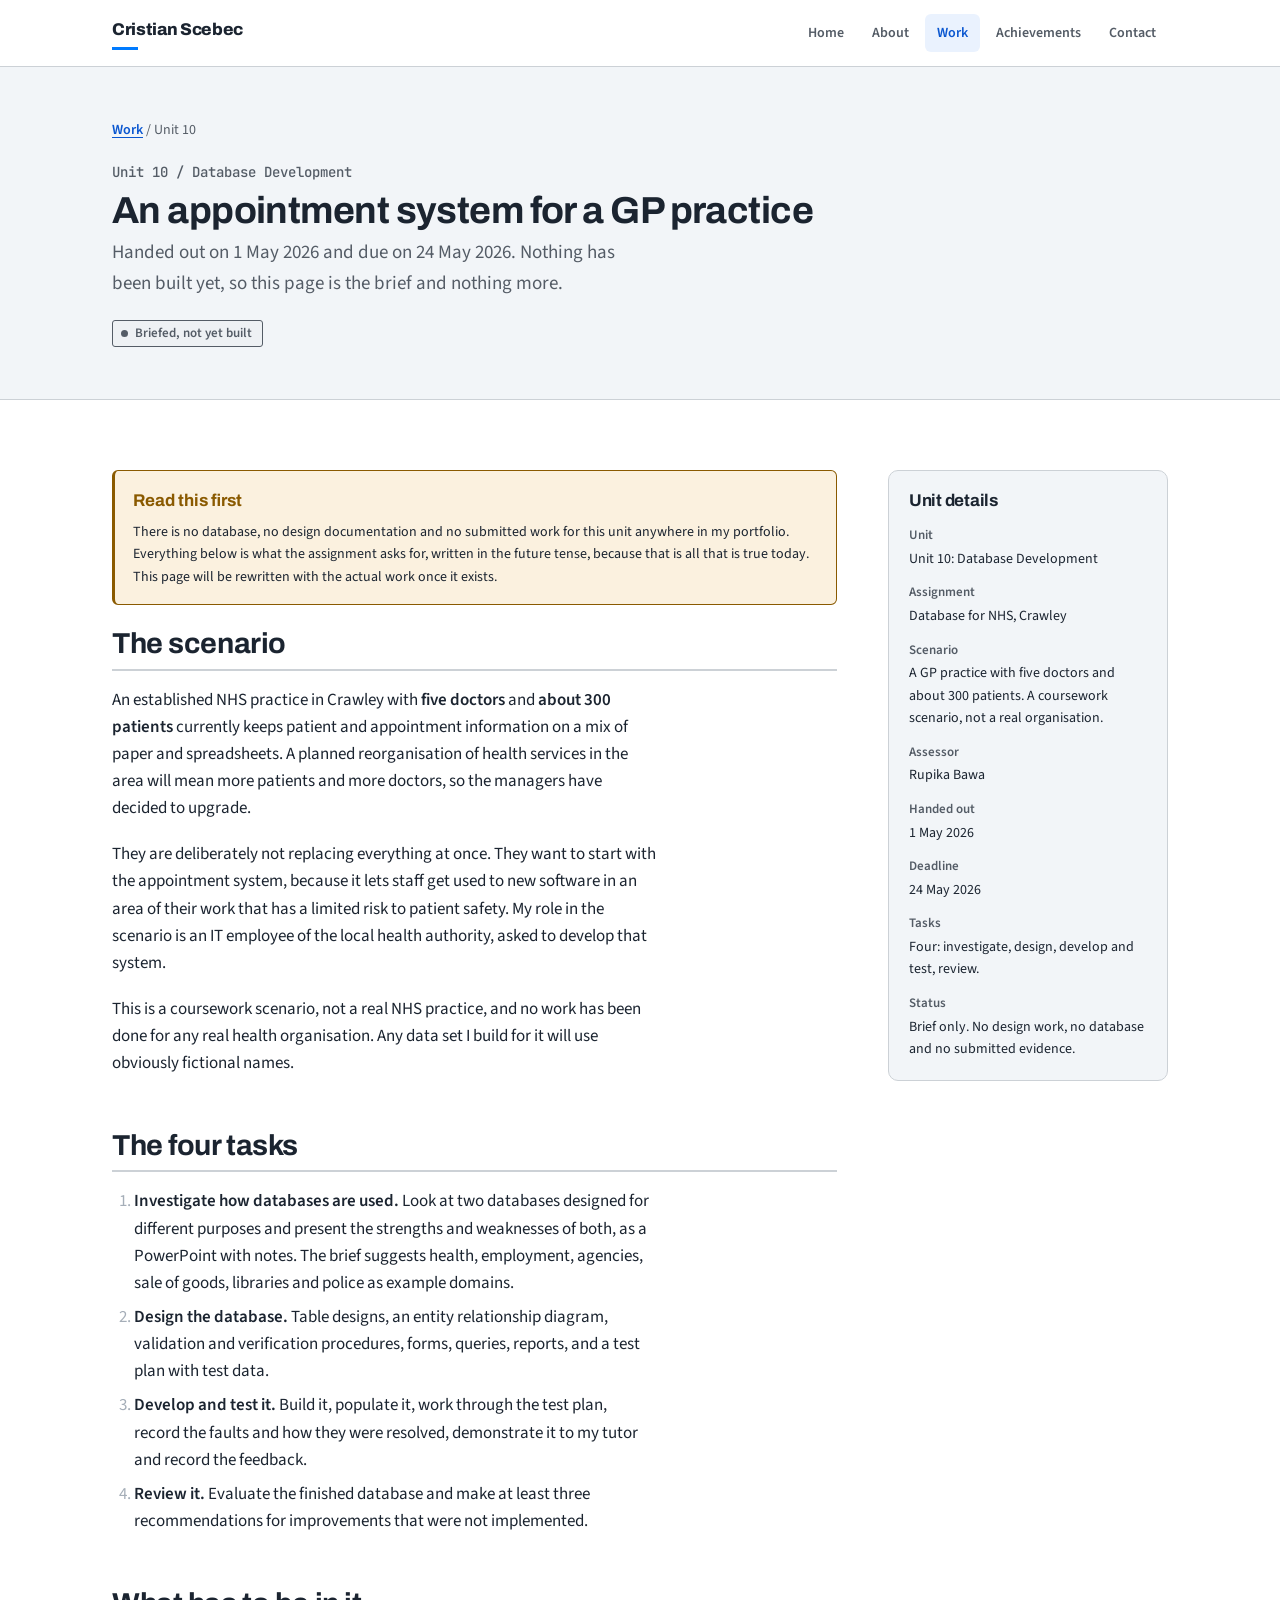
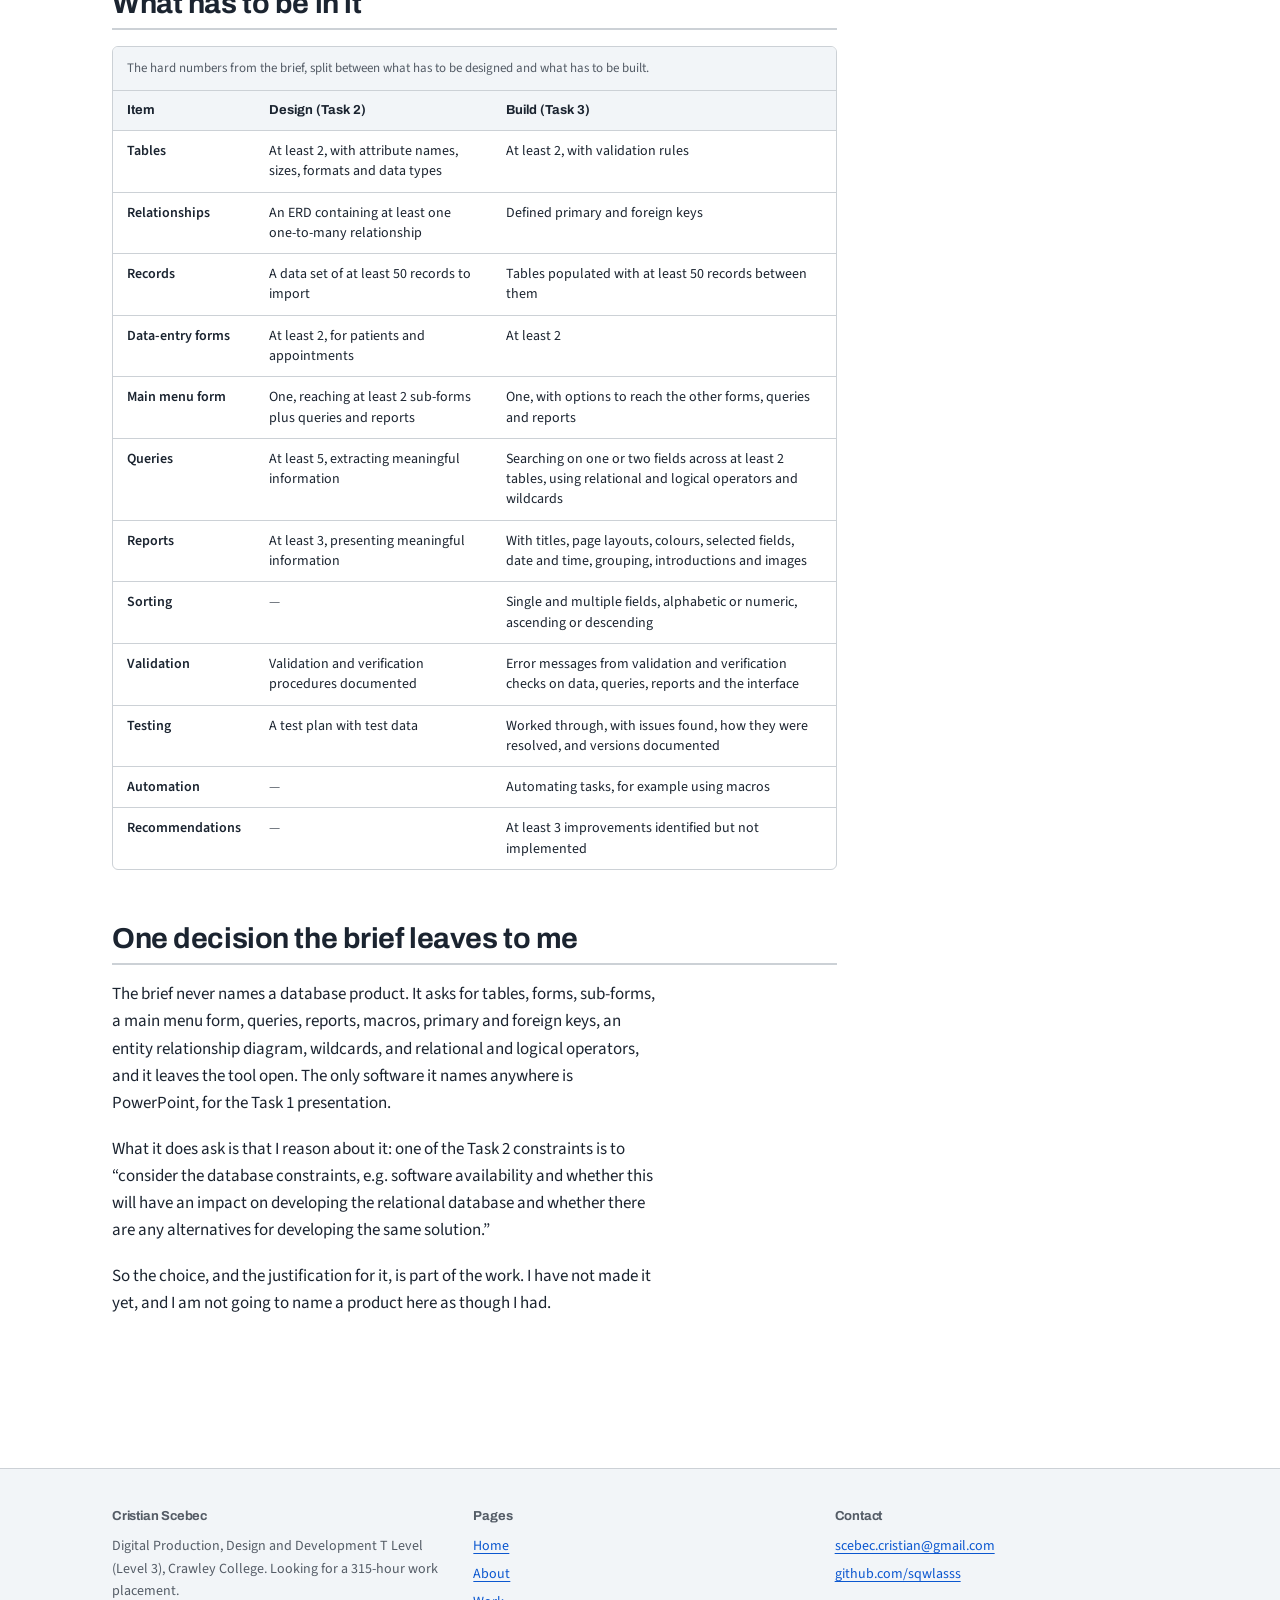
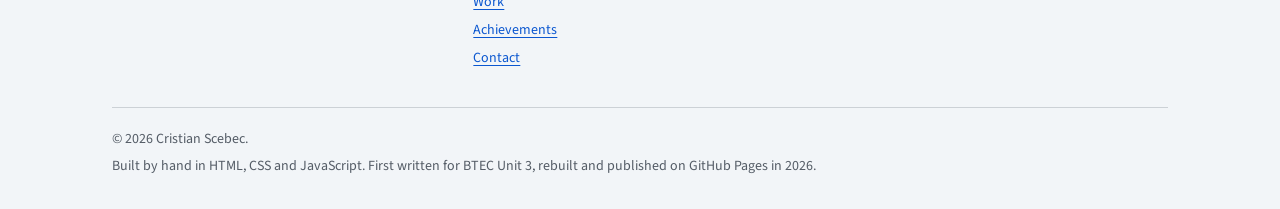
<file: projects/unit-10.html>
<!DOCTYPE html>
<html lang="en">
<head>
<meta charset="UTF-8">
<meta name="viewport" content="width=device-width, initial-scale=1.0">
<title>Unit 10: Database Development | Cristian Scebec</title>
<meta name="description" content="The brief for a relational appointment system for a GP practice. Handed out 1 May 2026 and not yet built, so this page sets out the requirements only.">
<meta name="author" content="Cristian Scebec">

<meta property="og:type" content="article">
<link rel="canonical" href="https://sqwlasss.github.io/portfolio/projects/unit-10.html">
<meta property="og:url" content="https://sqwlasss.github.io/portfolio/projects/unit-10.html">
<meta property="og:title" content="Unit 10: Database Development | Cristian Scebec">
<meta property="og:description" content="The brief for a relational appointment system for a GP practice. Handed out 1 May 2026 and not yet built, so this page sets out the requirements only.">
<meta property="og:image" content="https://sqwlasss.github.io/portfolio/assets/images/u13-site-home.jpg">
<meta name="twitter:card" content="summary_large_image">

<link rel="icon" href="../assets/images/favicon-32.png" sizes="32x32">
<link rel="apple-touch-icon" href="../assets/images/favicon-180.png">

<link rel="preconnect" href="https://fonts.googleapis.com">
<link rel="preconnect" href="https://fonts.gstatic.com" crossorigin>
<link href="https://fonts.googleapis.com/css2?family=Archivo:wght@500;600;700;800&family=Source+Sans+3:wght@400;600&family=JetBrains+Mono:wght@400;500&display=swap" rel="stylesheet">

<link rel="stylesheet" href="../assets/css/style.css">
</head>
<body>
<a class="skip-link" href="#main">Skip to main content</a>

<nav class="site-nav" aria-label="Main">
  <div class="shell site-nav__inner">
    <a class="brand" href="../index.html">Cristian Scebec</a>

    <button class="nav-toggle" type="button" aria-expanded="false" aria-controls="primary-navigation">
      <span class="nav-toggle__bars" aria-hidden="true"></span>
      <span class="nav-toggle__label">Menu</span>
    </button>

    <ul class="nav-list" id="primary-navigation">
      <li><a href="../index.html">Home</a></li>
      <li><a href="../about.html">About</a></li>
      <li><a href="../projects.html" aria-current="page">Work</a></li>
      <li><a href="../achievements.html">Achievements</a></li>
      <li><a href="../contact.html">Contact</a></li>
    </ul>
  </div>
</nav>

<main id="main">

<header class="unit-header">
  <div class="shell">
    <p class="breadcrumb"><a href="../projects.html">Work</a> / Unit 10</p>
    <span class="unit-header__unit">Unit 10 / Database Development</span>
    <h1>An appointment system for a GP practice</h1>
    <p class="unit-header__sub">Handed out on 1 May 2026 and due on 24 May 2026. Nothing has
    been built yet, so this page is the brief and nothing more.</p>
    <p class="status status--studied">Briefed, not yet built</p>
  </div>
</header>

<div class="section">
  <div class="shell">
    <div class="unit-layout">

      <div>

        <div class="callout callout--todo">
          <p class="callout__title">Read this first</p>
          <p>There is no database, no design documentation and no submitted work for this unit
          anywhere in my portfolio. Everything below is what the assignment asks for, written
          in the future tense, because that is all that is true today. This page will be
          rewritten with the actual work once it exists.</p>
        </div>

        <section class="unit-section">
          <h2>The scenario</h2>
          <div class="prose">
            <p>An established NHS practice in Crawley with <strong>five doctors</strong> and
            <strong>about 300 patients</strong> currently keeps patient and appointment
            information on a mix of paper and spreadsheets. A planned reorganisation of health
            services in the area will mean more patients and more doctors, so the managers have
            decided to upgrade.</p>
            <p>They are deliberately not replacing everything at once. They want to start with
            the appointment system, because it lets staff get used to new software in an area
            of their work that has a limited risk to patient safety. My role in the scenario is
            an IT employee of the local health authority, asked to develop that system.</p>
            <p>This is a coursework scenario, not a real NHS practice, and no work has been
            done for any real health organisation. Any data set I build for it will use
            obviously fictional names.</p>
          </div>
        </section>

        <section class="unit-section">
          <h2>The four tasks</h2>
          <div class="prose">
            <ol>
              <li><strong>Investigate how databases are used.</strong> Look at two databases
              designed for different purposes and present the strengths and weaknesses of
              both, as a PowerPoint with notes. The brief suggests health, employment,
              agencies, sale of goods, libraries and police as example domains.</li>
              <li><strong>Design the database.</strong> Table designs, an entity relationship
              diagram, validation and verification procedures, forms, queries, reports, and a
              test plan with test data.</li>
              <li><strong>Develop and test it.</strong> Build it, populate it, work through the
              test plan, record the faults and how they were resolved, demonstrate it to my
              tutor and record the feedback.</li>
              <li><strong>Review it.</strong> Evaluate the finished database and make at least
              three recommendations for improvements that were not implemented.</li>
            </ol>
          </div>
        </section>

        <section class="unit-section">
          <h2>What has to be in it</h2>
          <div class="table-scroll">
            <table class="evidence-table">
              <caption>The hard numbers from the brief, split between what has to be designed
              and what has to be built.</caption>
              <thead>
                <tr>
                  <th scope="col">Item</th>
                  <th scope="col">Design (Task 2)</th>
                  <th scope="col">Build (Task 3)</th>
                </tr>
              </thead>
              <tbody>
                <tr>
                  <th scope="row">Tables</th>
                  <td>At least 2, with attribute names, sizes, formats and data types</td>
                  <td>At least 2, with validation rules</td>
                </tr>
                <tr>
                  <th scope="row">Relationships</th>
                  <td>An ERD containing at least one one-to-many relationship</td>
                  <td>Defined primary and foreign keys</td>
                </tr>
                <tr>
                  <th scope="row">Records</th>
                  <td>A data set of at least 50 records to import</td>
                  <td>Tables populated with at least 50 records between them</td>
                </tr>
                <tr>
                  <th scope="row">Data-entry forms</th>
                  <td>At least 2, for patients and appointments</td>
                  <td>At least 2</td>
                </tr>
                <tr>
                  <th scope="row">Main menu form</th>
                  <td>One, reaching at least 2 sub-forms plus queries and reports</td>
                  <td>One, with options to reach the other forms, queries and reports</td>
                </tr>
                <tr>
                  <th scope="row">Queries</th>
                  <td>At least 5, extracting meaningful information</td>
                  <td>Searching on one or two fields across at least 2 tables, using
                  relational and logical operators and wildcards</td>
                </tr>
                <tr>
                  <th scope="row">Reports</th>
                  <td>At least 3, presenting meaningful information</td>
                  <td>With titles, page layouts, colours, selected fields, date and time,
                  grouping, introductions and images</td>
                </tr>
                <tr>
                  <th scope="row">Sorting</th>
                  <td class="muted">—</td>
                  <td>Single and multiple fields, alphabetic or numeric, ascending or
                  descending</td>
                </tr>
                <tr>
                  <th scope="row">Validation</th>
                  <td>Validation and verification procedures documented</td>
                  <td>Error messages from validation and verification checks on data, queries,
                  reports and the interface</td>
                </tr>
                <tr>
                  <th scope="row">Testing</th>
                  <td>A test plan with test data</td>
                  <td>Worked through, with issues found, how they were resolved, and versions
                  documented</td>
                </tr>
                <tr>
                  <th scope="row">Automation</th>
                  <td class="muted">—</td>
                  <td>Automating tasks, for example using macros</td>
                </tr>
                <tr>
                  <th scope="row">Recommendations</th>
                  <td class="muted">—</td>
                  <td>At least 3 improvements identified but not implemented</td>
                </tr>
              </tbody>
            </table>
          </div>
        </section>

        <section class="unit-section">
          <h2>One decision the brief leaves to me</h2>
          <div class="prose">
            <p>The brief never names a database product. It asks for tables, forms, sub-forms,
            a main menu form, queries, reports, macros, primary and foreign keys, an entity
            relationship diagram, wildcards, and relational and logical operators, and it
            leaves the tool open. The only software it names anywhere is PowerPoint, for the
            Task 1 presentation.</p>
            <p>What it does ask is that I reason about it: one of the Task 2 constraints is to
            <q>consider the database constraints, e.g. software availability and whether this
            will have an impact on developing the relational database and whether there are any
            alternatives for developing the same solution.</q></p>
            <p>So the choice, and the justification for it, is part of the work. I have not
            made it yet, and I am not going to name a product here as though I had.</p>
          </div>
        </section>

      </div>

      <aside class="unit-rail">
        <h2>Unit details</h2>
        <dl class="meta-list">
          <dt>Unit</dt>
          <dd>Unit 10: Database Development</dd>

          <dt>Assignment</dt>
          <dd>Database for NHS, Crawley</dd>

          <dt>Scenario</dt>
          <dd>A GP practice with five doctors and about 300 patients. A coursework scenario,
          not a real organisation.</dd>

          <dt>Assessor</dt>
          <dd>Rupika Bawa</dd>

          <dt>Handed out</dt>
          <dd>1 May 2026</dd>

          <dt>Deadline</dt>
          <dd>24 May 2026</dd>

          <dt>Tasks</dt>
          <dd>Four: investigate, design, develop and test, review.</dd>

          <dt>Status</dt>
          <dd>Brief only. No design work, no database and no submitted evidence.</dd>
        </dl>
      </aside>

    </div>
  </div>
</div>

</main>

<footer class="site-footer">
  <div class="shell">
    <div class="site-footer__grid">
      <div>
        <h2>Cristian Scebec</h2>
        <p>Digital Production, Design and Development T Level (Level 3), Crawley College. Looking for a 315-hour work placement.</p>
      </div>
      <div>
        <h2>Pages</h2>
        <ul>
          <li><a href="../index.html">Home</a></li>
          <li><a href="../about.html">About</a></li>
          <li><a href="../projects.html">Work</a></li>
          <li><a href="../achievements.html">Achievements</a></li>
          <li><a href="../contact.html">Contact</a></li>
        </ul>
      </div>
      <div>
        <h2>Contact</h2>
        <ul>
          <li><a href="mailto:scebec.cristian@gmail.com">scebec.cristian@gmail.com</a></li>
          <li><a href="https://github.com/sqwlasss" rel="noopener noreferrer" target="_blank">github.com/sqwlasss</a></li>
        </ul>
      </div>
    </div>
    <div class="site-footer__base">
      <p>&copy; 2026 Cristian Scebec.</p>
      <p>Built by hand in HTML, CSS and JavaScript. First written for BTEC Unit 3, rebuilt and published on GitHub Pages in 2026.</p>
    </div>
  </div>
</footer>

<script src="../assets/js/main.js"></script>
</body>
</html>
</file>
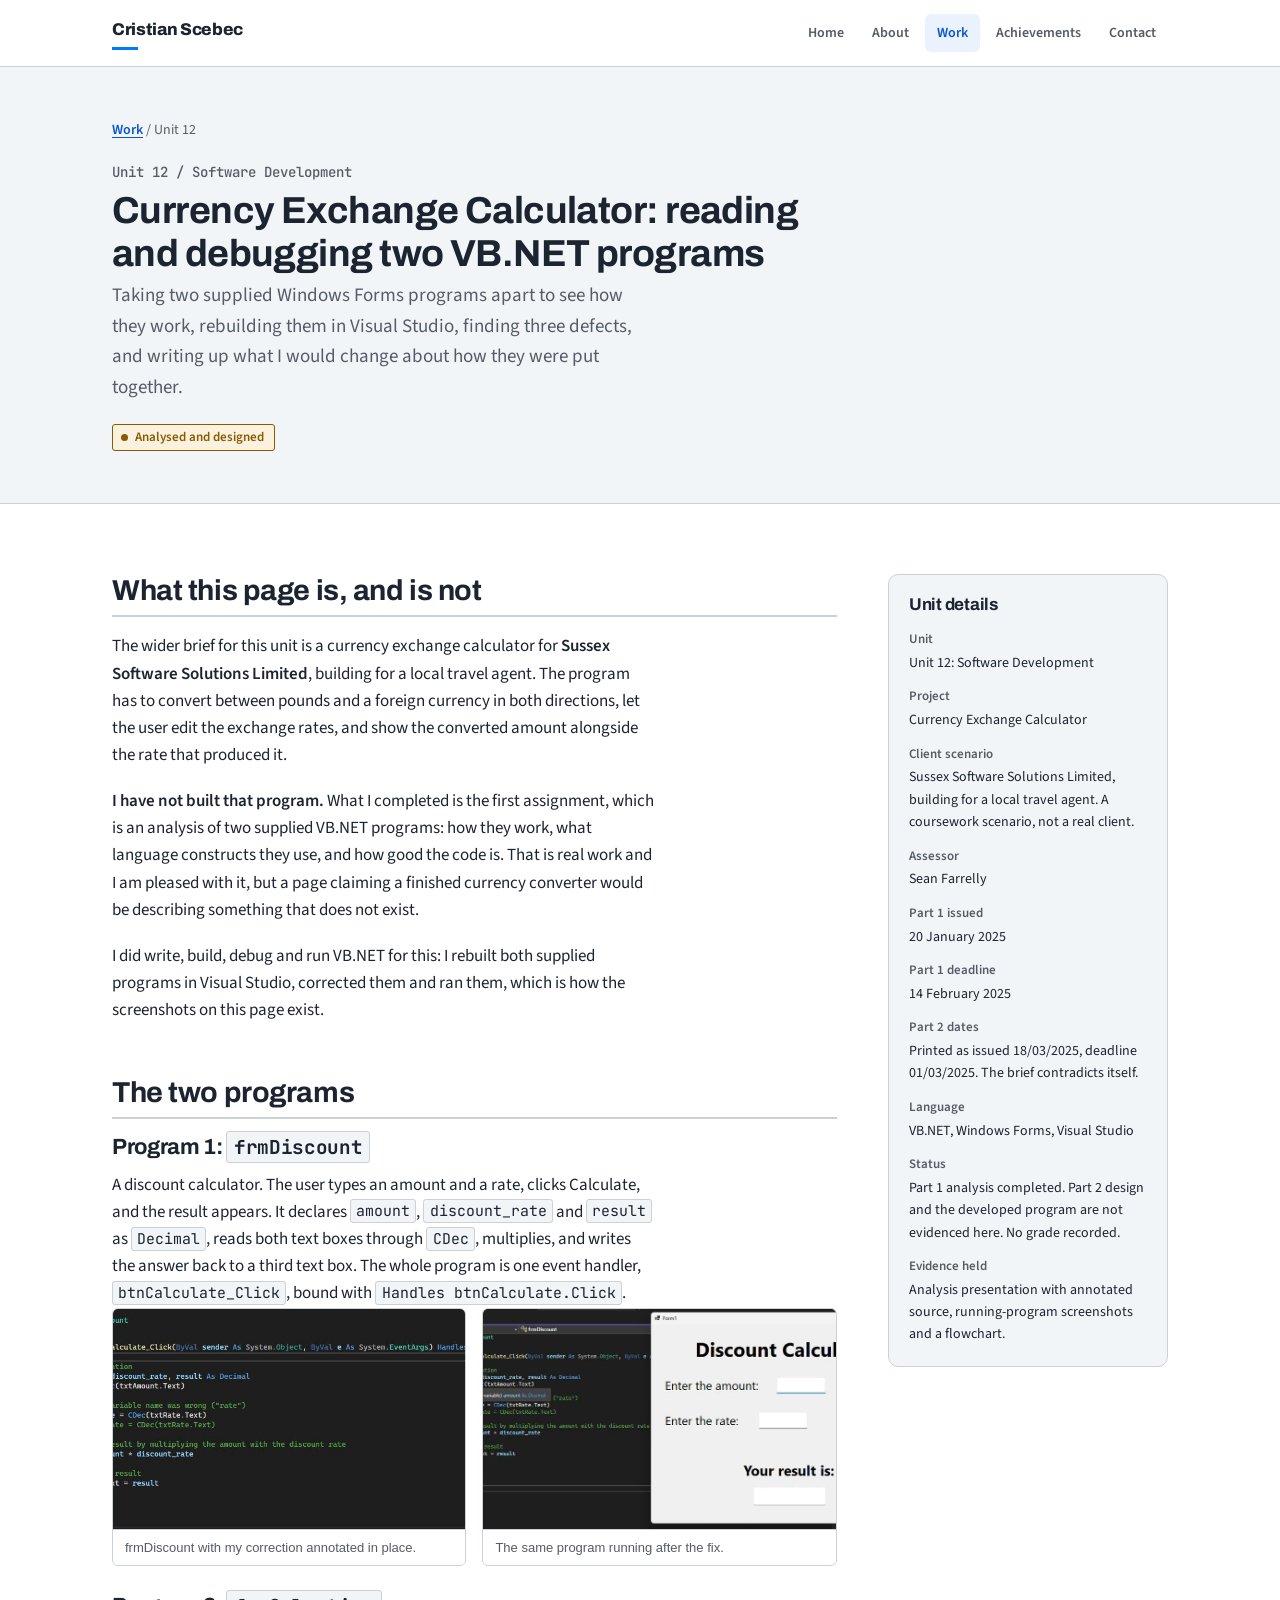
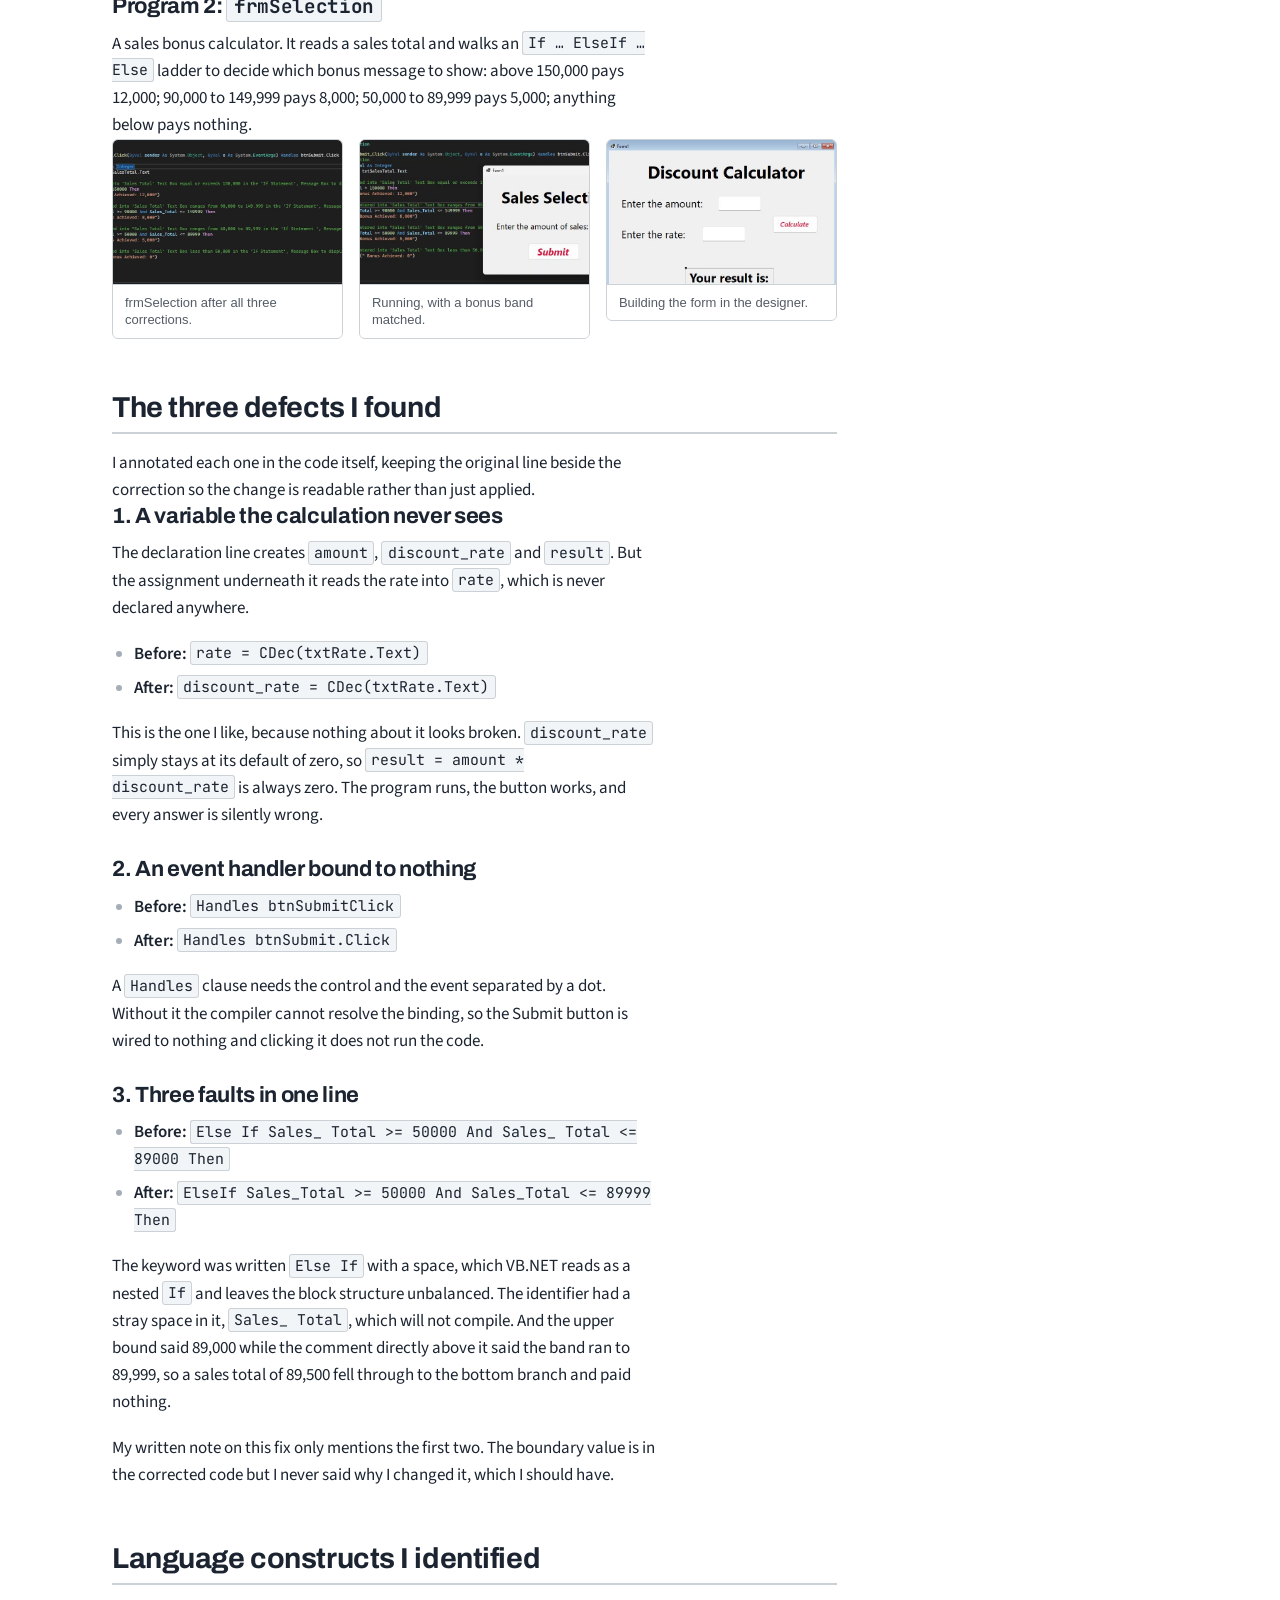
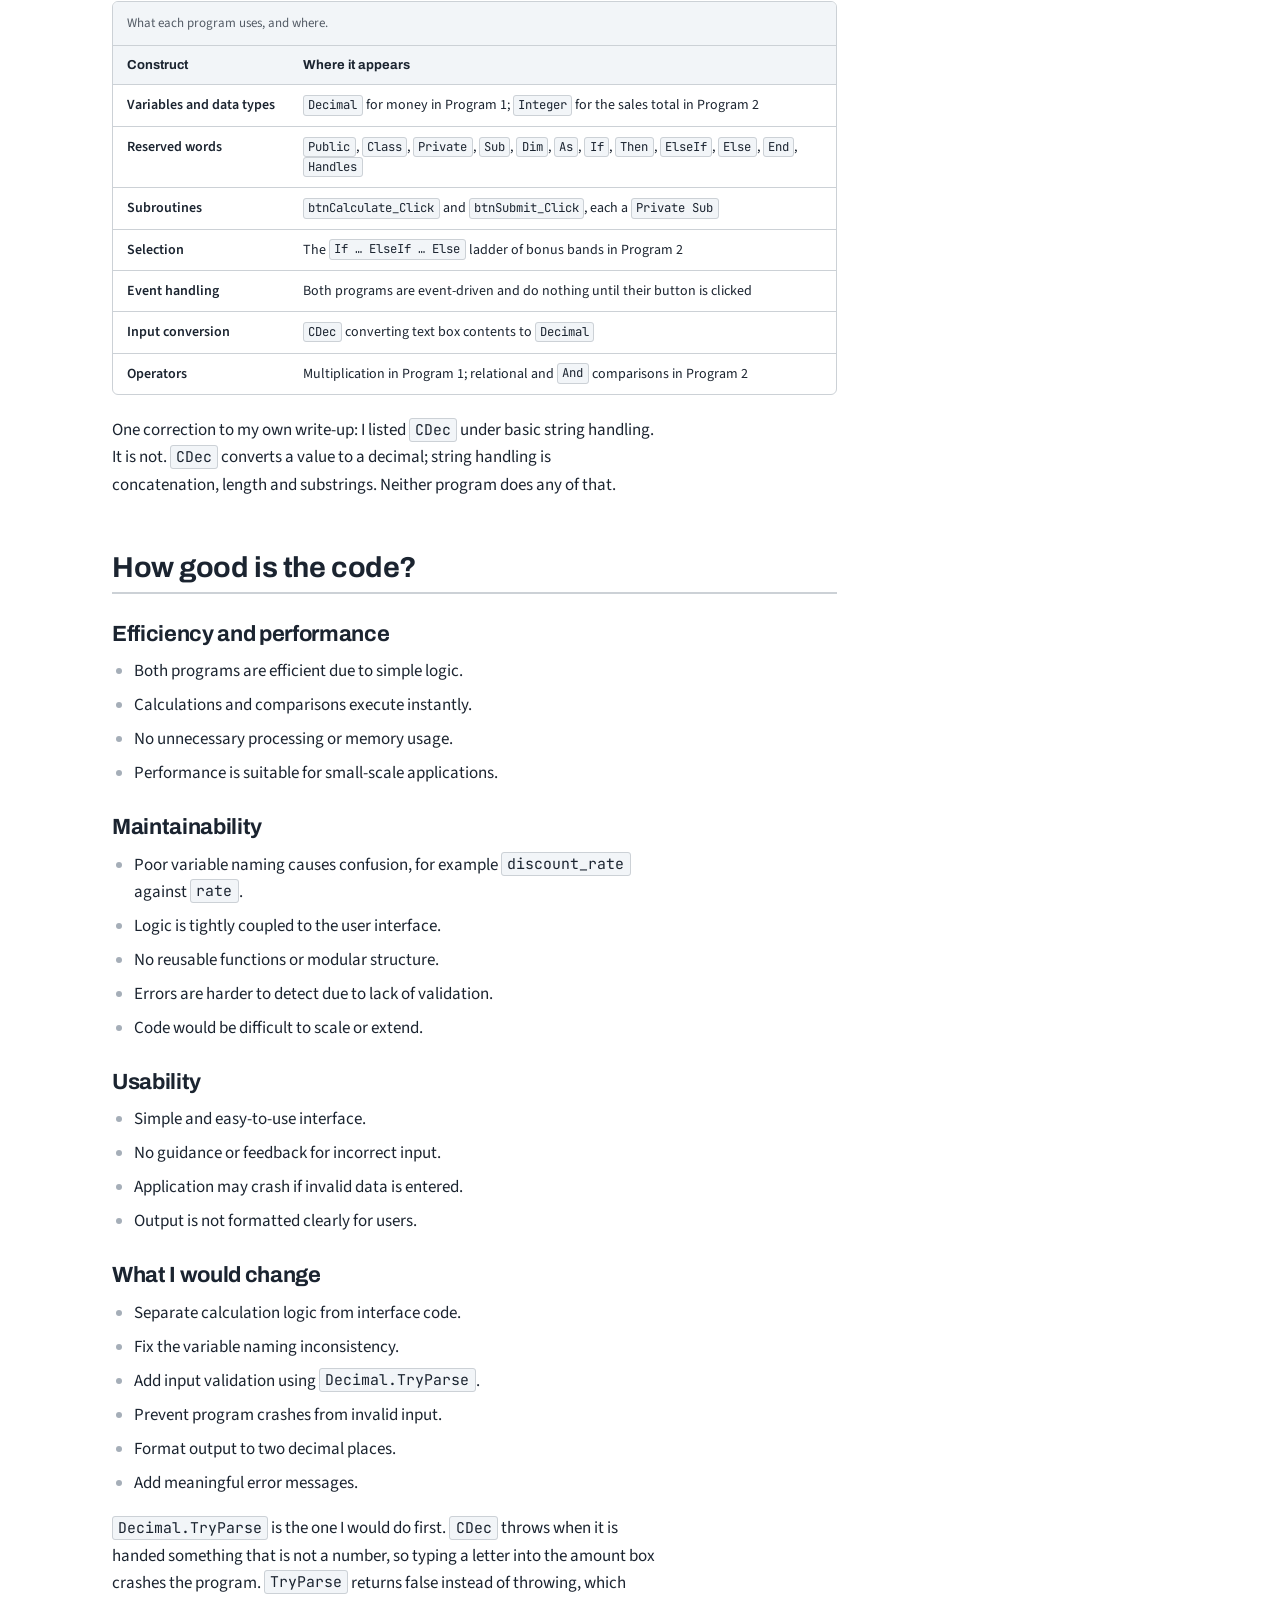
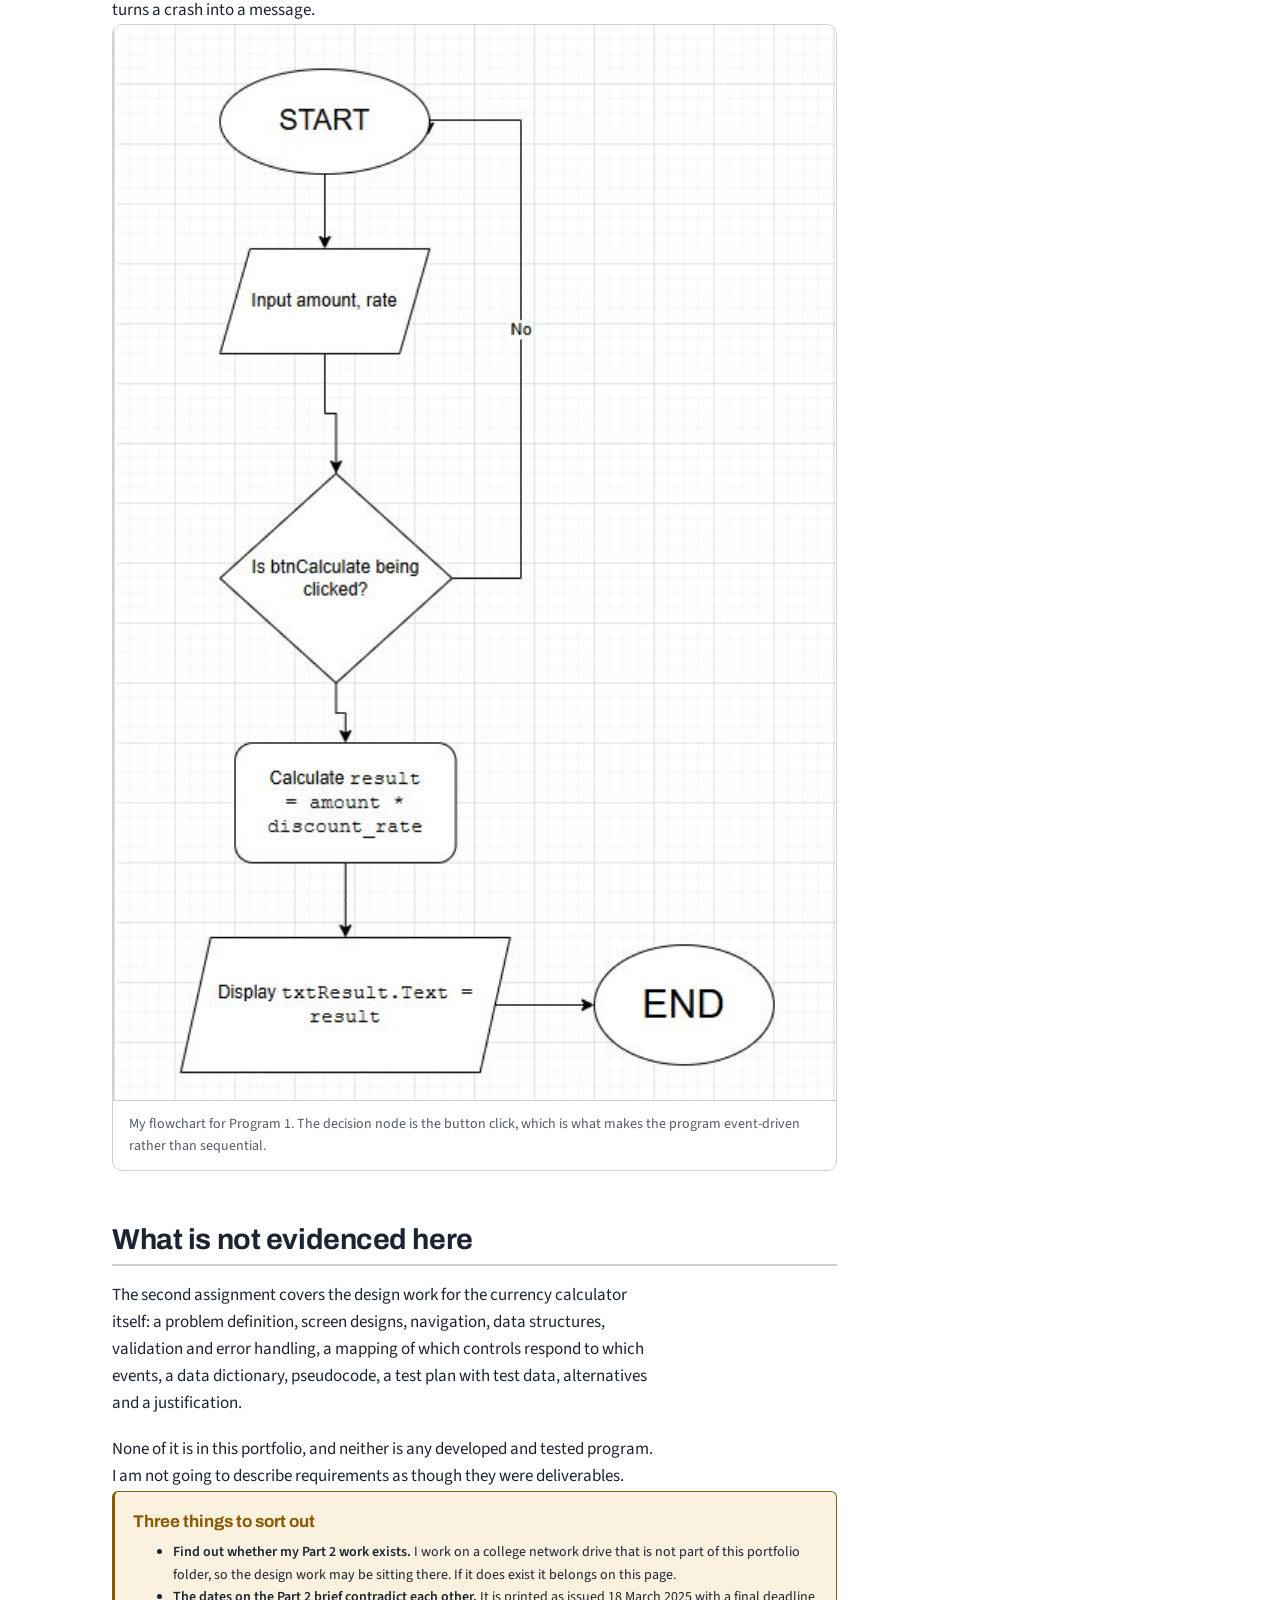
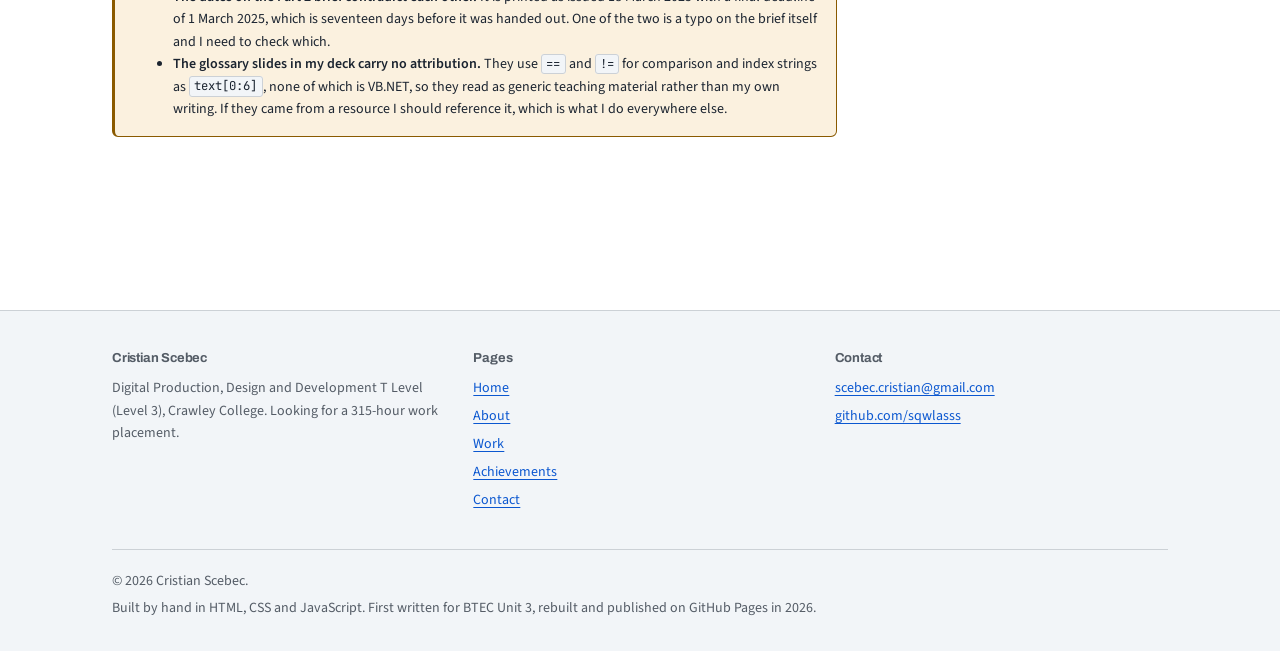
<file: projects/unit-12.html>
<!DOCTYPE html>
<html lang="en">
<head>
<meta charset="UTF-8">
<meta name="viewport" content="width=device-width, initial-scale=1.0">
<title>Unit 12: Software Development | Cristian Scebec</title>
<meta name="description" content="Reading two VB.NET Windows Forms programs closely enough to find and fix three defects, and writing up what I would change about how they were built.">
<meta name="author" content="Cristian Scebec">

<meta property="og:type" content="article">
<link rel="canonical" href="https://sqwlasss.github.io/portfolio/projects/unit-12.html">
<meta property="og:url" content="https://sqwlasss.github.io/portfolio/projects/unit-12.html">
<meta property="og:title" content="Unit 12: Software Development | Cristian Scebec">
<meta property="og:description" content="Reading two VB.NET Windows Forms programs closely enough to find and fix three defects, and writing up what I would change about how they were built.">
<meta property="og:image" content="https://sqwlasss.github.io/portfolio/assets/images/u12-frmdiscount-fix.jpg">
<meta name="twitter:card" content="summary_large_image">

<link rel="icon" href="../assets/images/favicon-32.png" sizes="32x32">
<link rel="apple-touch-icon" href="../assets/images/favicon-180.png">

<link rel="preconnect" href="https://fonts.googleapis.com">
<link rel="preconnect" href="https://fonts.gstatic.com" crossorigin>
<link href="https://fonts.googleapis.com/css2?family=Archivo:wght@500;600;700;800&family=Source+Sans+3:wght@400;600&family=JetBrains+Mono:wght@400;500&display=swap" rel="stylesheet">

<link rel="stylesheet" href="../assets/css/style.css">
</head>
<body>
<a class="skip-link" href="#main">Skip to main content</a>

<nav class="site-nav" aria-label="Main">
  <div class="shell site-nav__inner">
    <a class="brand" href="../index.html">Cristian Scebec</a>

    <button class="nav-toggle" type="button" aria-expanded="false" aria-controls="primary-navigation">
      <span class="nav-toggle__bars" aria-hidden="true"></span>
      <span class="nav-toggle__label">Menu</span>
    </button>

    <ul class="nav-list" id="primary-navigation">
      <li><a href="../index.html">Home</a></li>
      <li><a href="../about.html">About</a></li>
      <li><a href="../projects.html" aria-current="page">Work</a></li>
      <li><a href="../achievements.html">Achievements</a></li>
      <li><a href="../contact.html">Contact</a></li>
    </ul>
  </div>
</nav>

<main id="main">

<header class="unit-header">
  <div class="shell">
    <p class="breadcrumb"><a href="../projects.html">Work</a> / Unit 12</p>
    <span class="unit-header__unit">Unit 12 / Software Development</span>
    <h1>Currency Exchange Calculator: reading and debugging two VB.NET programs</h1>
    <p class="unit-header__sub">Taking two supplied Windows Forms programs apart to see how
    they work, rebuilding them in Visual Studio, finding three defects, and writing up what I
    would change about how they were put together.</p>
    <p class="status status--designed">Analysed and designed</p>
  </div>
</header>

<div class="section">
  <div class="shell">
    <div class="unit-layout">

      <div>

        <section class="unit-section">
          <h2>What this page is, and is not</h2>
          <div class="prose">
            <p>The wider brief for this unit is a currency exchange calculator for
            <strong>Sussex Software Solutions Limited</strong>, building for a local travel
            agent. The program has to convert between pounds and a foreign currency in both
            directions, let the user edit the exchange rates, and show the converted amount
            alongside the rate that produced it.</p>
            <p><strong>I have not built that program.</strong> What I completed is the first
            assignment, which is an analysis of two supplied VB.NET programs: how they work,
            what language constructs they use, and how good the code is. That is real work and
            I am pleased with it, but a page claiming a finished currency converter would be
            describing something that does not exist.</p>
            <p>I did write, build, debug and run VB.NET for this: I rebuilt both supplied
            programs in Visual Studio, corrected them and ran them, which is how the
            screenshots on this page exist.</p>
          </div>
        </section>

        <section class="unit-section">
          <h2>The two programs</h2>

          <h3>Program 1: <code>frmDiscount</code></h3>
          <div class="prose">
            <p>A discount calculator. The user types an amount and a rate, clicks Calculate,
            and the result appears. It declares <code>amount</code>,
            <code>discount_rate</code> and <code>result</code> as <code>Decimal</code>, reads
            both text boxes through <code>CDec</code>, multiplies, and writes the answer back
            to a third text box. The whole program is one event handler,
            <code>btnCalculate_Click</code>, bound with
            <code>Handles btnCalculate.Click</code>.</p>
          </div>

          <ul class="gallery">
            <li>
              <button class="gallery__btn" type="button"
                      data-full="../assets/images/u12-frmdiscount-fix.jpg"
                      data-caption="The frmDiscount source in Visual Studio, showing my comment reading CHANGED: variable name was wrong (rate) above the corrected assignment, with the original line preserved beside it.">
                <img src="../assets/images/u12-frmdiscount-fix.jpg"
                     alt="VB.NET source for frmDiscount in Visual Studio with a comment marking the wrong variable name and the corrected line below it"
                     width="974" height="385" loading="lazy">
                <span class="gallery__cap">frmDiscount with my correction annotated in place.</span>
              </button>
            </li>
            <li>
              <button class="gallery__btn" type="button"
                      data-full="../assets/images/u12-frmdiscount-run.jpg"
                      data-caption="The discount calculator running, with an amount and a rate entered and the calculated result displayed.">
                <img src="../assets/images/u12-frmdiscount-run.jpg"
                     alt="The discount calculator Windows Form running, with amount and rate fields filled in and a result shown"
                     width="1100" height="477" loading="lazy">
                <span class="gallery__cap">The same program running after the fix.</span>
              </button>
            </li>
          </ul>

          <h3>Program 2: <code>frmSelection</code></h3>
          <div class="prose">
            <p>A sales bonus calculator. It reads a sales total and walks an
            <code>If … ElseIf … Else</code> ladder to decide which bonus message to show:
            above 150,000 pays 12,000; 90,000 to 149,999 pays 8,000; 50,000 to 89,999 pays
            5,000; anything below pays nothing.</p>
          </div>

          <ul class="gallery">
            <li>
              <button class="gallery__btn" type="button"
                      data-full="../assets/images/u12-frmselection-fix.jpg"
                      data-caption="The corrected frmSelection source: the event handler bound with Handles btnSubmit.Click, and the three bonus bands written as ElseIf with corrected identifiers and boundary values.">
                <img src="../assets/images/u12-frmselection-fix.jpg"
                     alt="VB.NET source for frmSelection in Visual Studio showing the corrected event handler binding and the three ElseIf bonus bands"
                     width="1100" height="425" loading="lazy">
                <span class="gallery__cap">frmSelection after all three corrections.</span>
              </button>
            </li>
            <li>
              <button class="gallery__btn" type="button"
                      data-full="../assets/images/u12-frmselection-run.jpg"
                      data-caption="The sales bonus program running, with a sales total entered and the resulting bonus message displayed.">
                <img src="../assets/images/u12-frmselection-run.jpg"
                     alt="The sales bonus Windows Form running, showing a bonus message for the sales total entered"
                     width="1048" height="434" loading="lazy">
                <span class="gallery__cap">Running, with a bonus band matched.</span>
              </button>
            </li>
            <li>
              <button class="gallery__btn" type="button"
                      data-full="../assets/images/u12-designer.jpg"
                      data-caption="The Visual Studio form designer, showing the controls laid out on the form before any code runs.">
                <img src="../assets/images/u12-designer.jpg"
                     alt="The Visual Studio form designer with text boxes, labels and a button laid out on a Windows Form"
                     width="643" height="521" loading="lazy">
                <span class="gallery__cap">Building the form in the designer.</span>
              </button>
            </li>
          </ul>
        </section>

        <section class="unit-section">
          <h2>The three defects I found</h2>
          <div class="prose">
            <p>I annotated each one in the code itself, keeping the original line beside the
            correction so the change is readable rather than just applied.</p>
          </div>

          <h3>1. A variable the calculation never sees</h3>
          <div class="prose">
            <p>The declaration line creates <code>amount</code>, <code>discount_rate</code> and
            <code>result</code>. But the assignment underneath it reads the rate into
            <code>rate</code>, which is never declared anywhere.</p>
            <ul>
              <li><strong>Before:</strong> <code>rate = CDec(txtRate.Text)</code></li>
              <li><strong>After:</strong> <code>discount_rate = CDec(txtRate.Text)</code></li>
            </ul>
            <p>This is the one I like, because nothing about it looks broken.
            <code>discount_rate</code> simply stays at its default of zero, so
            <code>result = amount * discount_rate</code> is always zero. The program runs, the
            button works, and every answer is silently wrong.</p>
          </div>

          <h3>2. An event handler bound to nothing</h3>
          <div class="prose">
            <ul>
              <li><strong>Before:</strong> <code>Handles btnSubmitClick</code></li>
              <li><strong>After:</strong> <code>Handles btnSubmit.Click</code></li>
            </ul>
            <p>A <code>Handles</code> clause needs the control and the event separated by a
            dot. Without it the compiler cannot resolve the binding, so the Submit button is
            wired to nothing and clicking it does not run the code.</p>
          </div>

          <h3>3. Three faults in one line</h3>
          <div class="prose">
            <ul>
              <li><strong>Before:</strong>
              <code>Else If Sales_ Total &gt;= 50000 And Sales_ Total &lt;= 89000 Then</code></li>
              <li><strong>After:</strong>
              <code>ElseIf Sales_Total &gt;= 50000 And Sales_Total &lt;= 89999 Then</code></li>
            </ul>
            <p>The keyword was written <code>Else If</code> with a space, which VB.NET reads as
            a nested <code>If</code> and leaves the block structure unbalanced. The identifier
            had a stray space in it, <code>Sales_ Total</code>, which will not compile. And the
            upper bound said 89,000 while the comment directly above it said the band ran to
            89,999, so a sales total of 89,500 fell through to the bottom branch and paid
            nothing.</p>
            <p>My written note on this fix only mentions the first two. The boundary value is
            in the corrected code but I never said why I changed it, which I should have.</p>
          </div>
        </section>

        <section class="unit-section">
          <h2>Language constructs I identified</h2>
          <div class="table-scroll">
            <table class="evidence-table">
              <caption>What each program uses, and where.</caption>
              <thead>
                <tr>
                  <th scope="col">Construct</th>
                  <th scope="col">Where it appears</th>
                </tr>
              </thead>
              <tbody>
                <tr><th scope="row">Variables and data types</th><td><code>Decimal</code> for money in Program 1; <code>Integer</code> for the sales total in Program 2</td></tr>
                <tr><th scope="row">Reserved words</th><td><code>Public</code>, <code>Class</code>, <code>Private</code>, <code>Sub</code>, <code>Dim</code>, <code>As</code>, <code>If</code>, <code>Then</code>, <code>ElseIf</code>, <code>Else</code>, <code>End</code>, <code>Handles</code></td></tr>
                <tr><th scope="row">Subroutines</th><td><code>btnCalculate_Click</code> and <code>btnSubmit_Click</code>, each a <code>Private Sub</code></td></tr>
                <tr><th scope="row">Selection</th><td>The <code>If … ElseIf … Else</code> ladder of bonus bands in Program 2</td></tr>
                <tr><th scope="row">Event handling</th><td>Both programs are event-driven and do nothing until their button is clicked</td></tr>
                <tr><th scope="row">Input conversion</th><td><code>CDec</code> converting text box contents to <code>Decimal</code></td></tr>
                <tr><th scope="row">Operators</th><td>Multiplication in Program 1; relational and <code>And</code> comparisons in Program 2</td></tr>
              </tbody>
            </table>
          </div>

          <div class="prose">
            <p>One correction to my own write-up: I listed <code>CDec</code> under basic string
            handling. It is not. <code>CDec</code> converts a value to a decimal; string
            handling is concatenation, length and substrings. Neither program does any of
            that.</p>
          </div>
        </section>

        <section class="unit-section">
          <h2>How good is the code?</h2>

          <div class="prose">
            <h3>Efficiency and performance</h3>
            <ul>
              <li>Both programs are efficient due to simple logic.</li>
              <li>Calculations and comparisons execute instantly.</li>
              <li>No unnecessary processing or memory usage.</li>
              <li>Performance is suitable for small-scale applications.</li>
            </ul>

            <h3>Maintainability</h3>
            <ul>
              <li>Poor variable naming causes confusion, for example
              <code>discount_rate</code> against <code>rate</code>.</li>
              <li>Logic is tightly coupled to the user interface.</li>
              <li>No reusable functions or modular structure.</li>
              <li>Errors are harder to detect due to lack of validation.</li>
              <li>Code would be difficult to scale or extend.</li>
            </ul>

            <h3>Usability</h3>
            <ul>
              <li>Simple and easy-to-use interface.</li>
              <li>No guidance or feedback for incorrect input.</li>
              <li>Application may crash if invalid data is entered.</li>
              <li>Output is not formatted clearly for users.</li>
            </ul>

            <h3>What I would change</h3>
            <ul>
              <li>Separate calculation logic from interface code.</li>
              <li>Fix the variable naming inconsistency.</li>
              <li>Add input validation using <code>Decimal.TryParse</code>.</li>
              <li>Prevent program crashes from invalid input.</li>
              <li>Format output to two decimal places.</li>
              <li>Add meaningful error messages.</li>
            </ul>
            <p><code>Decimal.TryParse</code> is the one I would do first. <code>CDec</code>
            throws when it is handed something that is not a number, so typing a letter into
            the amount box crashes the program. <code>TryParse</code> returns false instead of
            throwing, which turns a crash into a message.</p>
          </div>

          <figure class="figure">
            <img src="../assets/images/u12-flowchart.jpg"
                 alt="My hand-drawn flowchart for the discount calculator: start, input amount and rate, a decision asking whether the Calculate button was clicked, then calculate result equals amount times discount rate, display the result, and end"
                 width="483" height="718" loading="lazy">
            <figcaption>My flowchart for Program 1. The decision node is the button click,
            which is what makes the program event-driven rather than sequential.</figcaption>
          </figure>
        </section>

        <section class="unit-section">
          <h2>What is not evidenced here</h2>
          <div class="prose">
            <p>The second assignment covers the design work for the currency calculator itself:
            a problem definition, screen designs, navigation, data structures, validation and
            error handling, a mapping of which controls respond to which events, a data
            dictionary, pseudocode, a test plan with test data, alternatives and a
            justification.</p>
            <p>None of it is in this portfolio, and neither is any developed and tested
            program. I am not going to describe requirements as though they were
            deliverables.</p>
          </div>

          <div class="callout callout--todo">
            <p class="callout__title">Three things to sort out</p>
            <ul>
              <li><strong>Find out whether my Part 2 work exists.</strong> I work on a college
              network drive that is not part of this portfolio folder, so the design work may
              be sitting there. If it does exist it belongs on this page.</li>
              <li><strong>The dates on the Part 2 brief contradict each other.</strong> It is
              printed as issued 18 March 2025 with a final deadline of 1 March 2025, which is
              seventeen days before it was handed out. One of the two is a typo on the brief
              itself and I need to check which.</li>
              <li><strong>The glossary slides in my deck carry no attribution.</strong> They
              use <code>==</code> and <code>!=</code> for comparison and index strings as
              <code>text[0:6]</code>, none of which is VB.NET, so they read as generic
              teaching material rather than my own writing. If they came from a resource I
              should reference it, which is what I do everywhere else.</li>
            </ul>
          </div>
        </section>

      </div>

      <aside class="unit-rail">
        <h2>Unit details</h2>
        <dl class="meta-list">
          <dt>Unit</dt>
          <dd>Unit 12: Software Development</dd>

          <dt>Project</dt>
          <dd>Currency Exchange Calculator</dd>

          <dt>Client scenario</dt>
          <dd>Sussex Software Solutions Limited, building for a local travel agent. A
          coursework scenario, not a real client.</dd>

          <dt>Assessor</dt>
          <dd>Sean Farrelly</dd>

          <dt>Part 1 issued</dt>
          <dd>20 January 2025</dd>

          <dt>Part 1 deadline</dt>
          <dd>14 February 2025</dd>

          <dt>Part 2 dates</dt>
          <dd>Printed as issued 18/03/2025, deadline 01/03/2025. The brief contradicts
          itself.</dd>

          <dt>Language</dt>
          <dd>VB.NET, Windows Forms, Visual Studio</dd>

          <dt>Status</dt>
          <dd>Part 1 analysis completed. Part 2 design and the developed program are not
          evidenced here. No grade recorded.</dd>

          <dt>Evidence held</dt>
          <dd>Analysis presentation with annotated source, running-program screenshots and a
          flowchart.</dd>
        </dl>
      </aside>

    </div>
  </div>
</div>

<div class="lightbox" id="lightbox" aria-hidden="true" role="dialog" aria-modal="true" aria-label="Enlarged image">
  <button class="lightbox__close" type="button">Close</button>
  <figure class="lightbox__figure">
    <img class="lightbox__img" alt="">
    <figcaption class="lightbox__cap"></figcaption>
  </figure>
</div>

</main>

<footer class="site-footer">
  <div class="shell">
    <div class="site-footer__grid">
      <div>
        <h2>Cristian Scebec</h2>
        <p>Digital Production, Design and Development T Level (Level 3), Crawley College. Looking for a 315-hour work placement.</p>
      </div>
      <div>
        <h2>Pages</h2>
        <ul>
          <li><a href="../index.html">Home</a></li>
          <li><a href="../about.html">About</a></li>
          <li><a href="../projects.html">Work</a></li>
          <li><a href="../achievements.html">Achievements</a></li>
          <li><a href="../contact.html">Contact</a></li>
        </ul>
      </div>
      <div>
        <h2>Contact</h2>
        <ul>
          <li><a href="mailto:scebec.cristian@gmail.com">scebec.cristian@gmail.com</a></li>
          <li><a href="https://github.com/sqwlasss" rel="noopener noreferrer" target="_blank">github.com/sqwlasss</a></li>
        </ul>
      </div>
    </div>
    <div class="site-footer__base">
      <p>&copy; 2026 Cristian Scebec.</p>
      <p>Built by hand in HTML, CSS and JavaScript. First written for BTEC Unit 3, rebuilt and published on GitHub Pages in 2026.</p>
    </div>
  </div>
</footer>

<script src="../assets/js/main.js"></script>
</body>
</html>
</file>
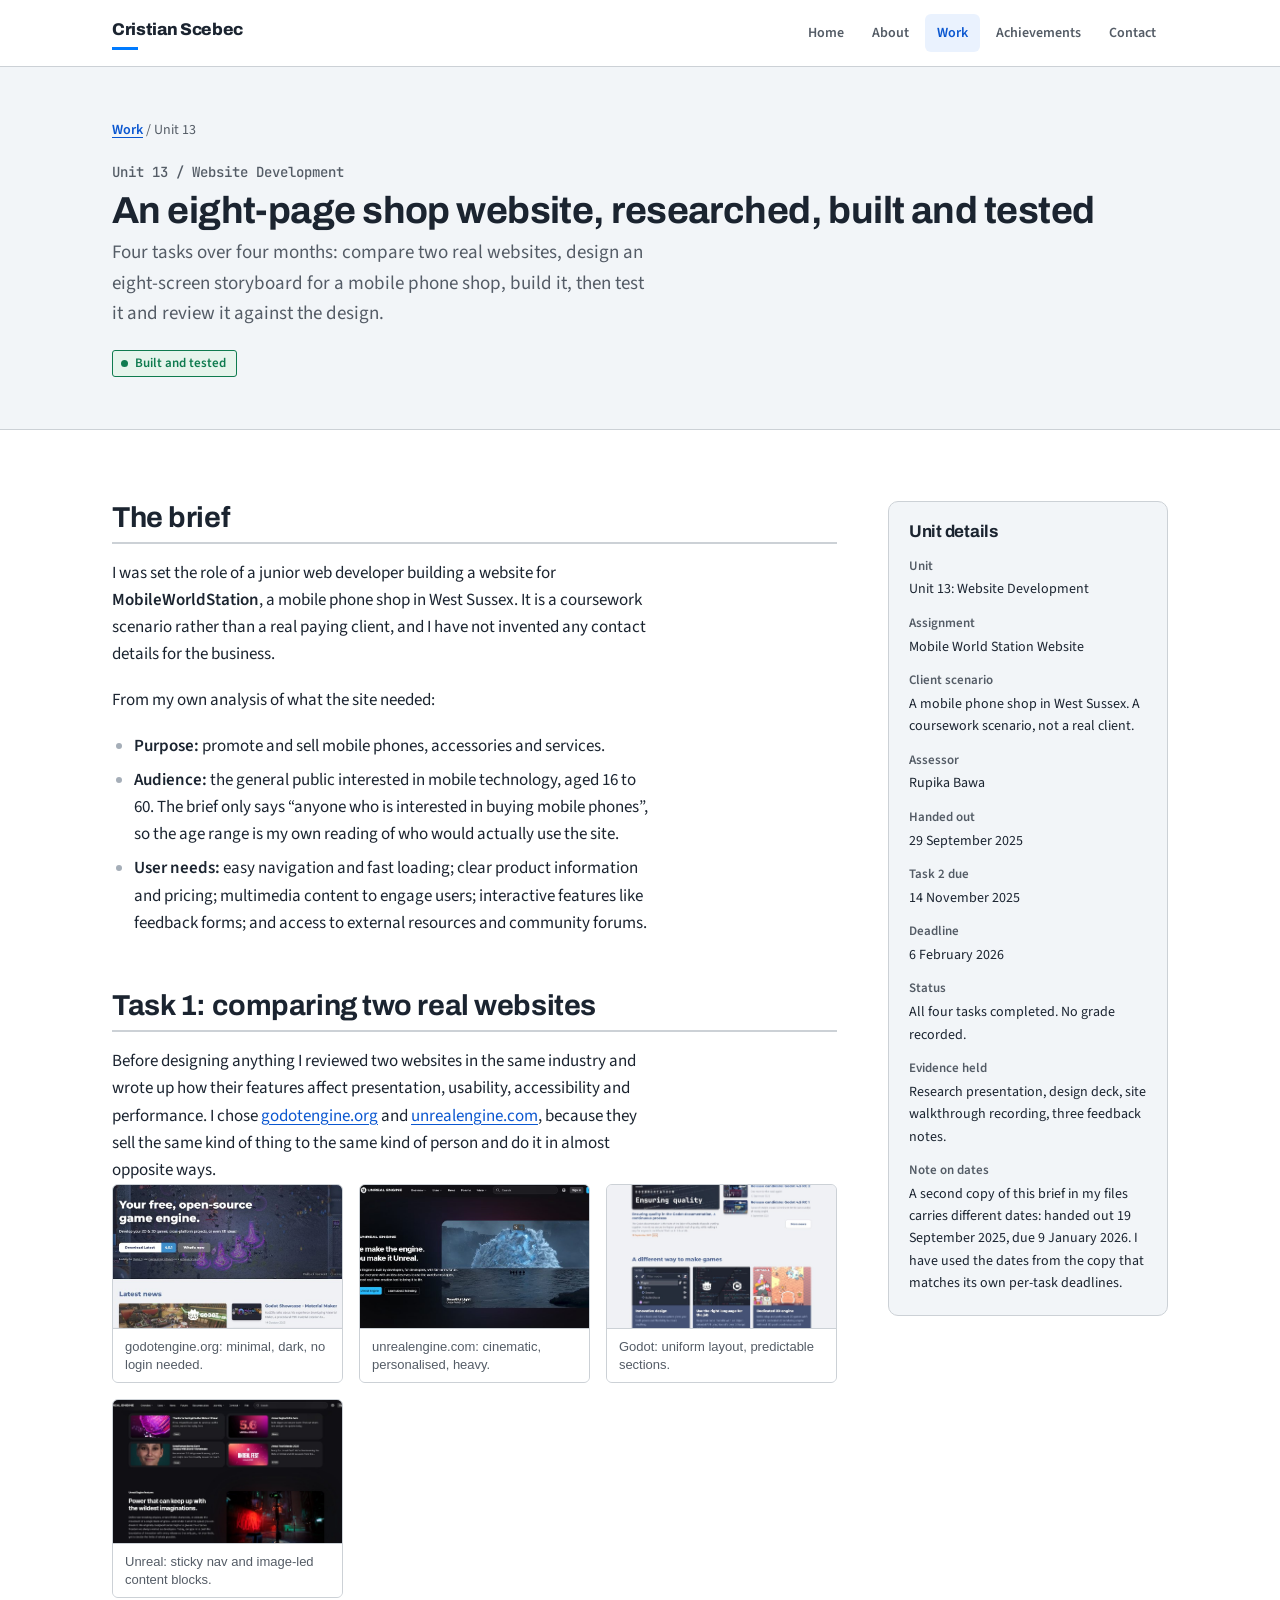
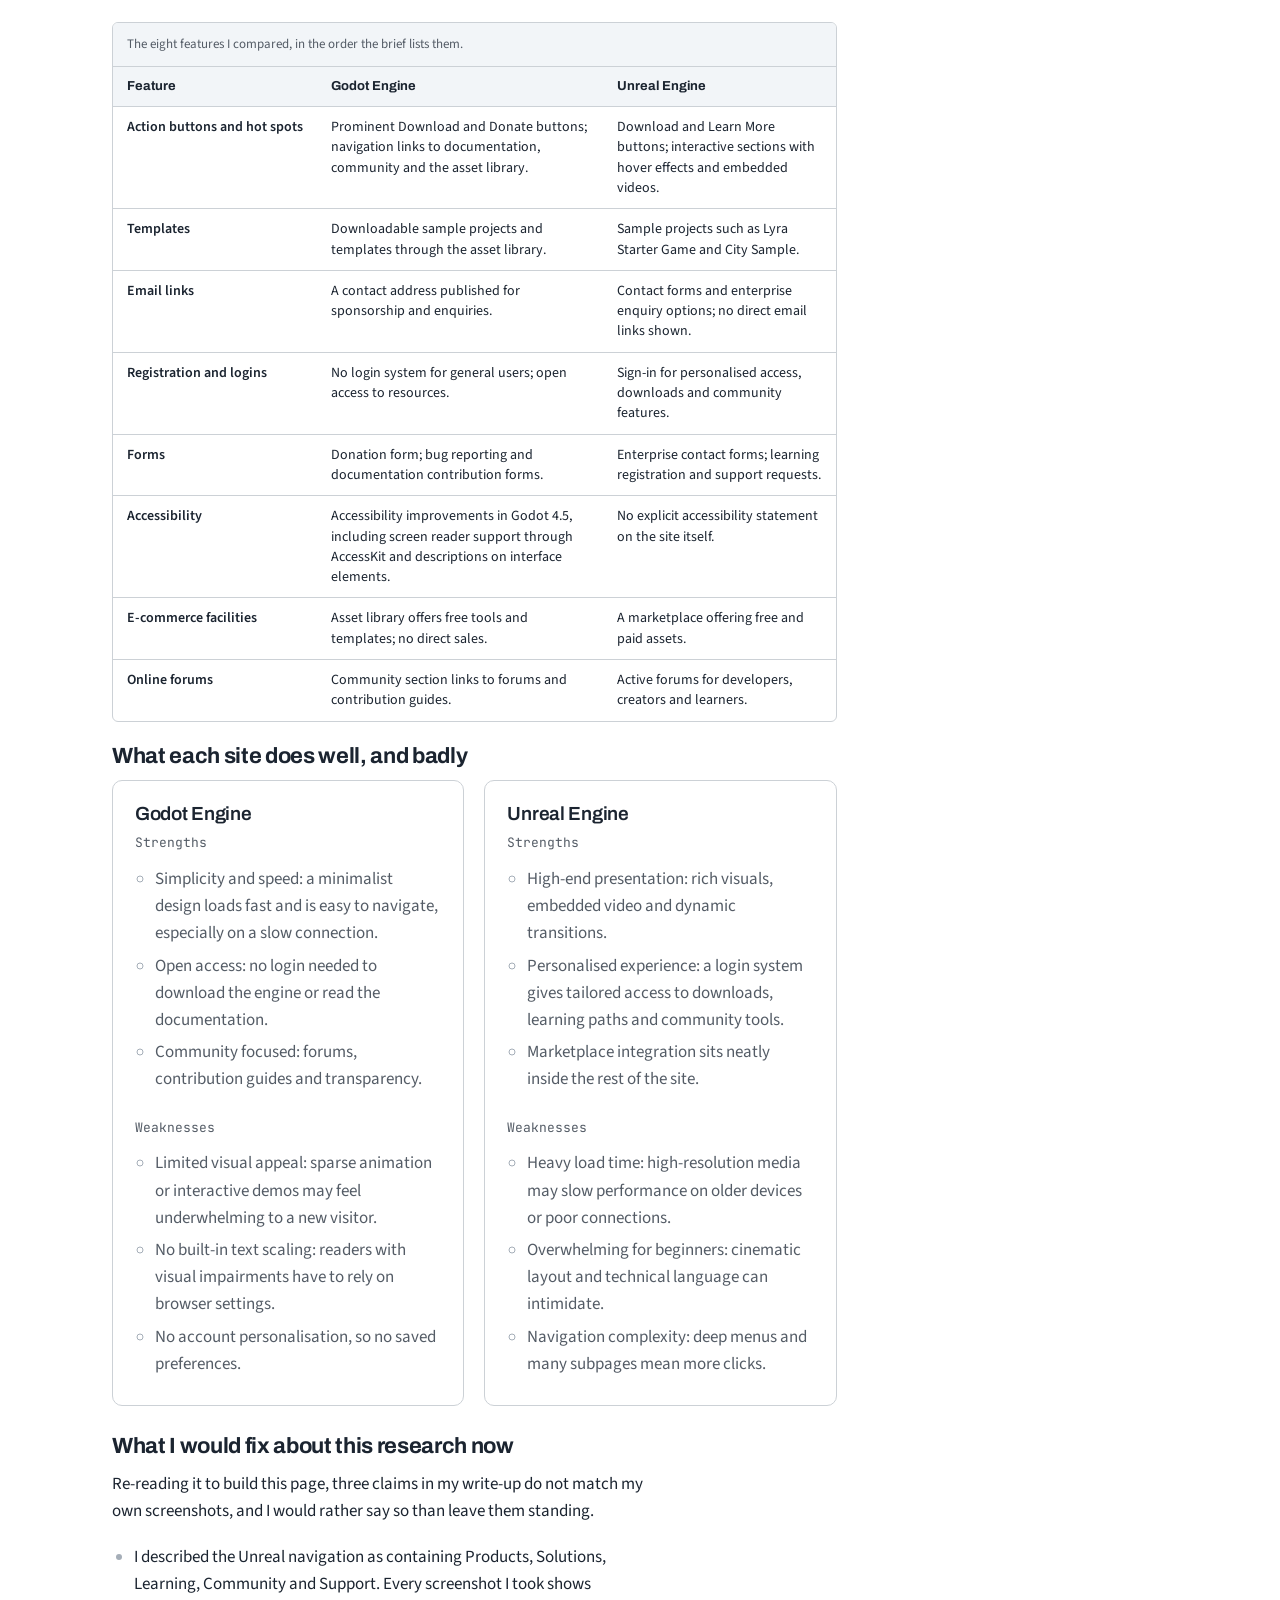
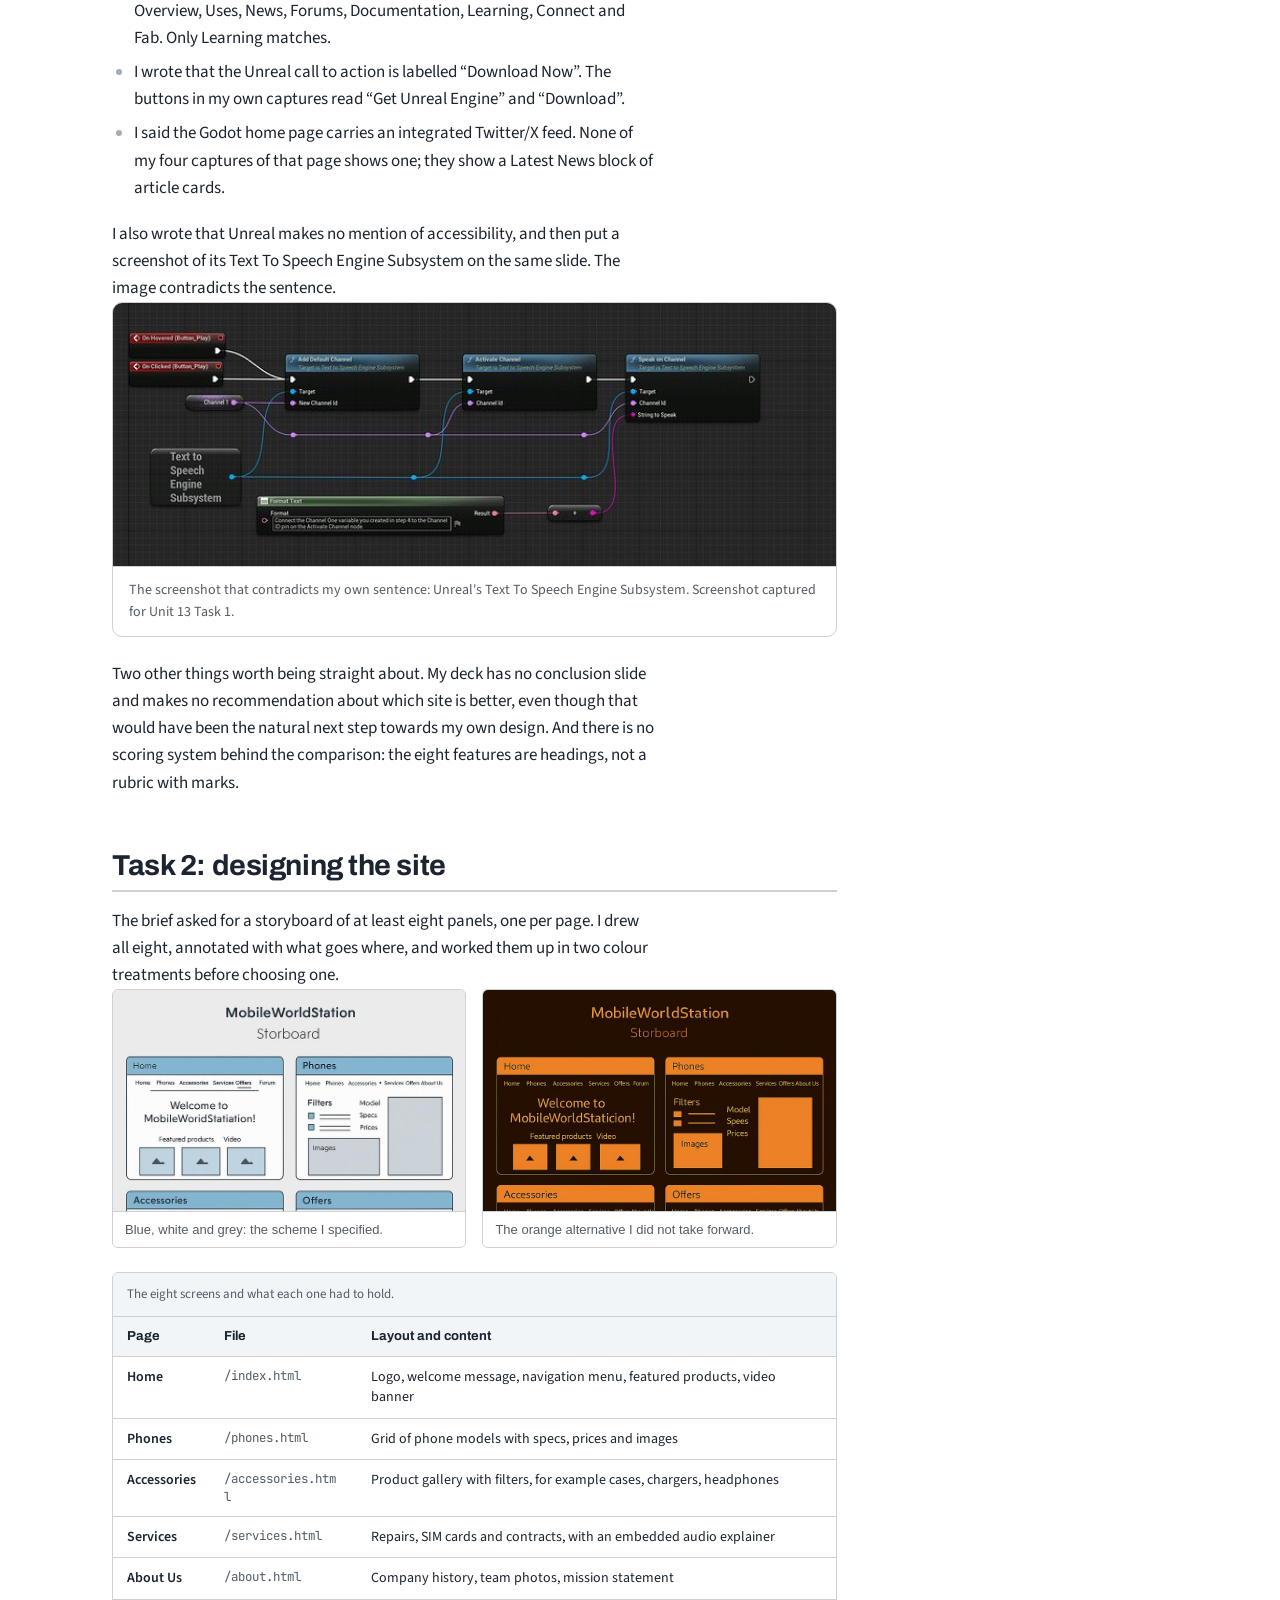
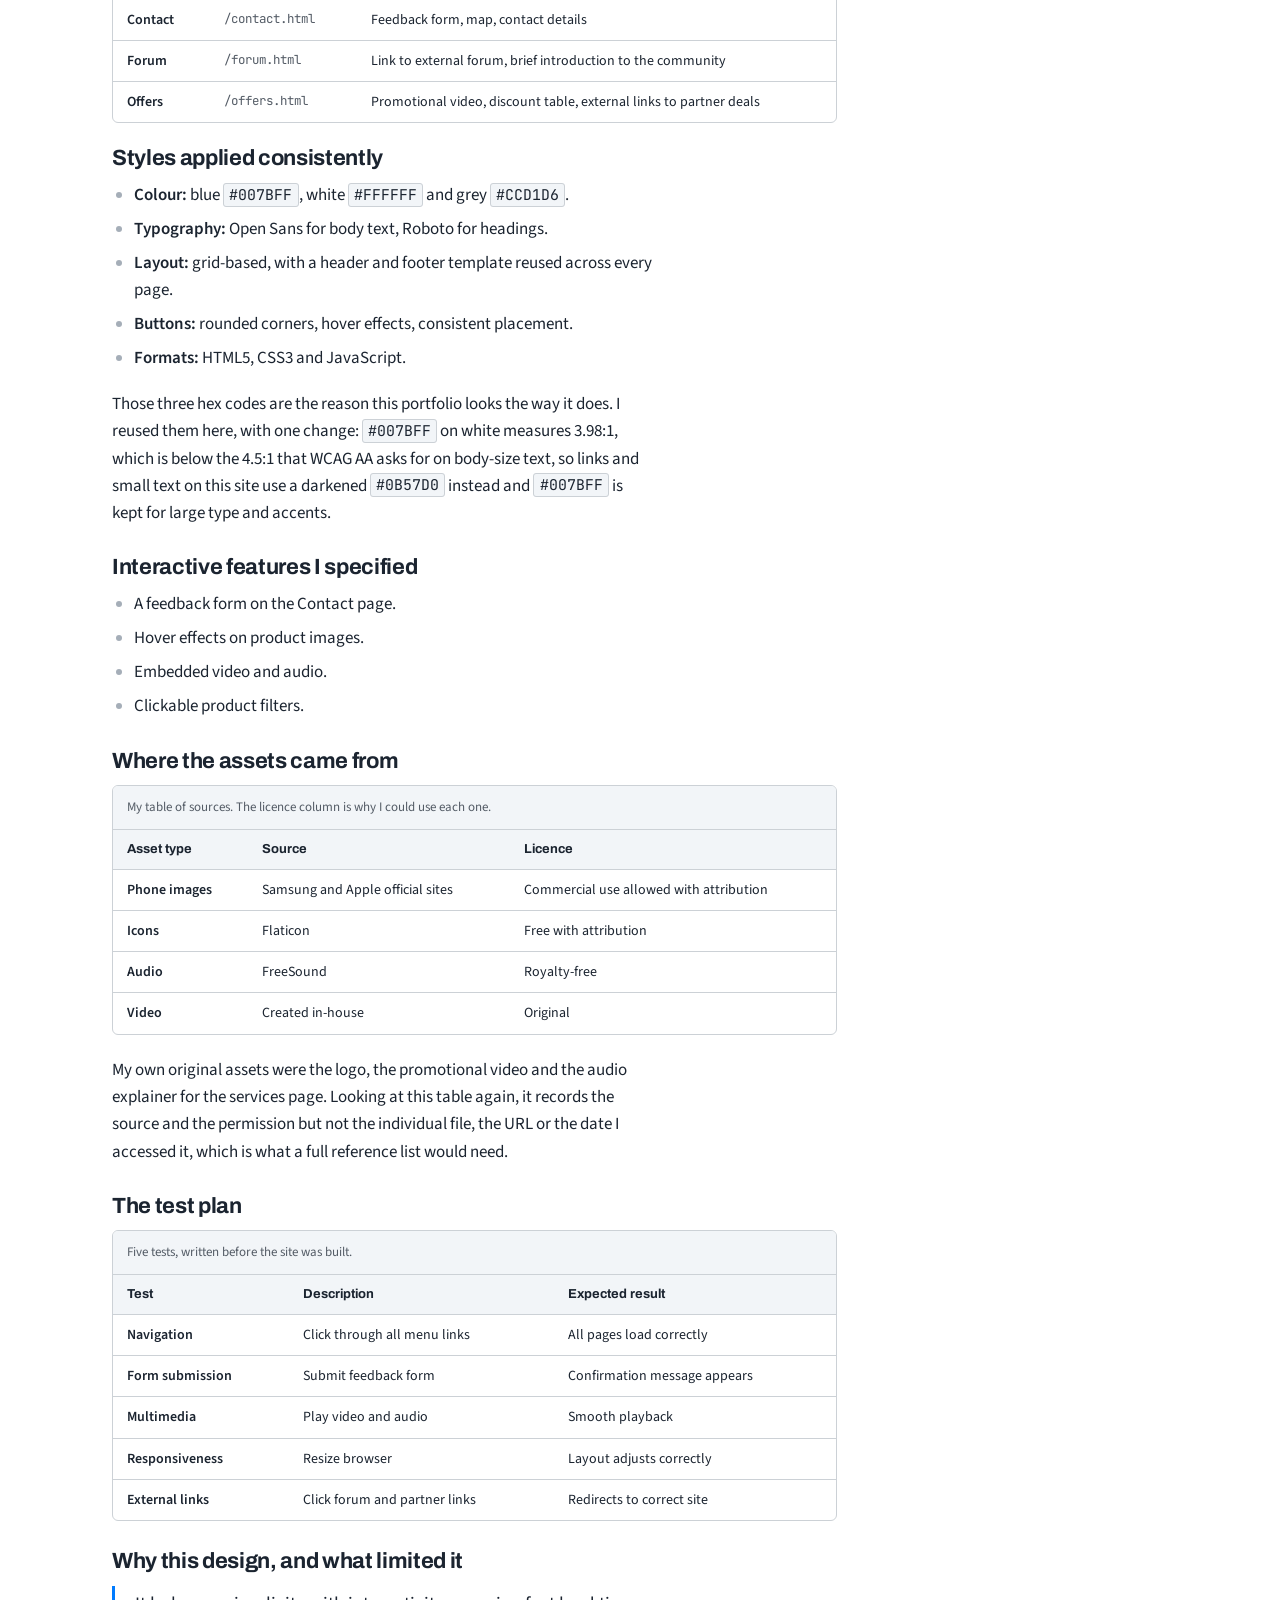
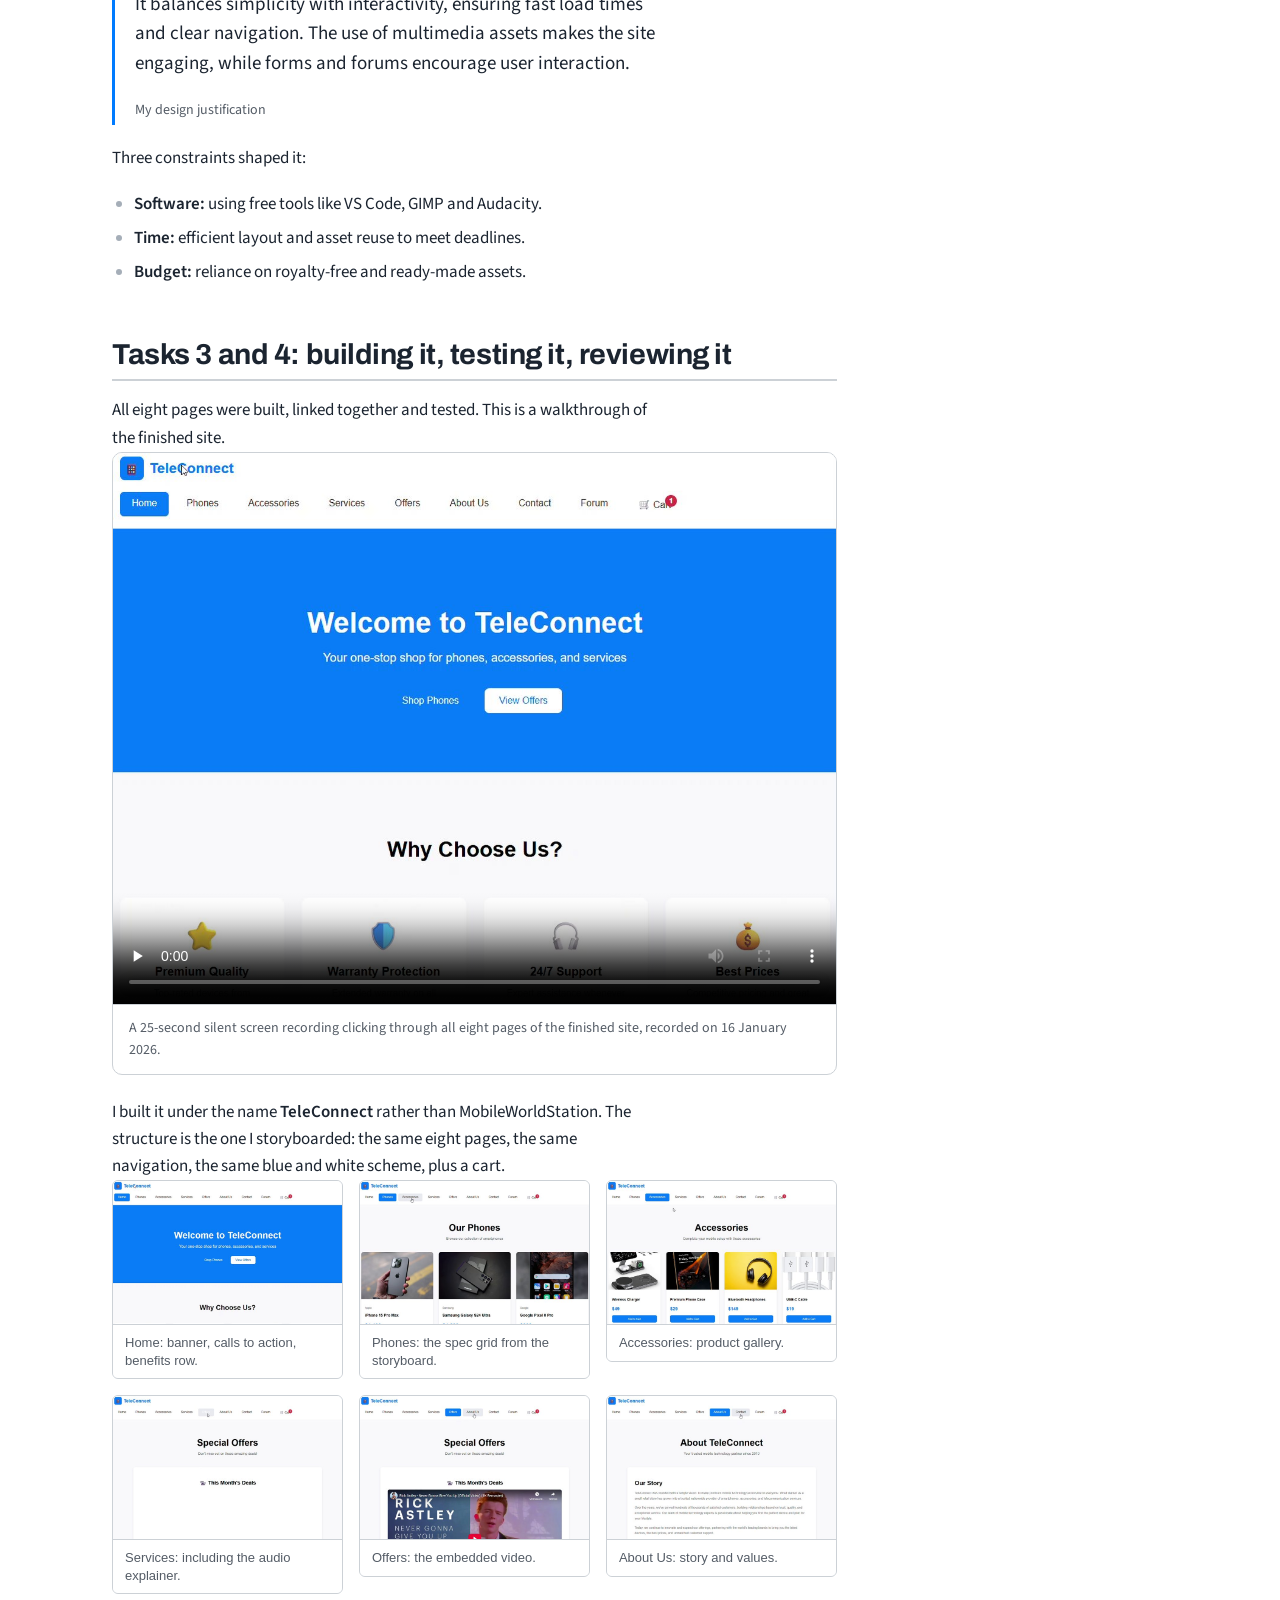
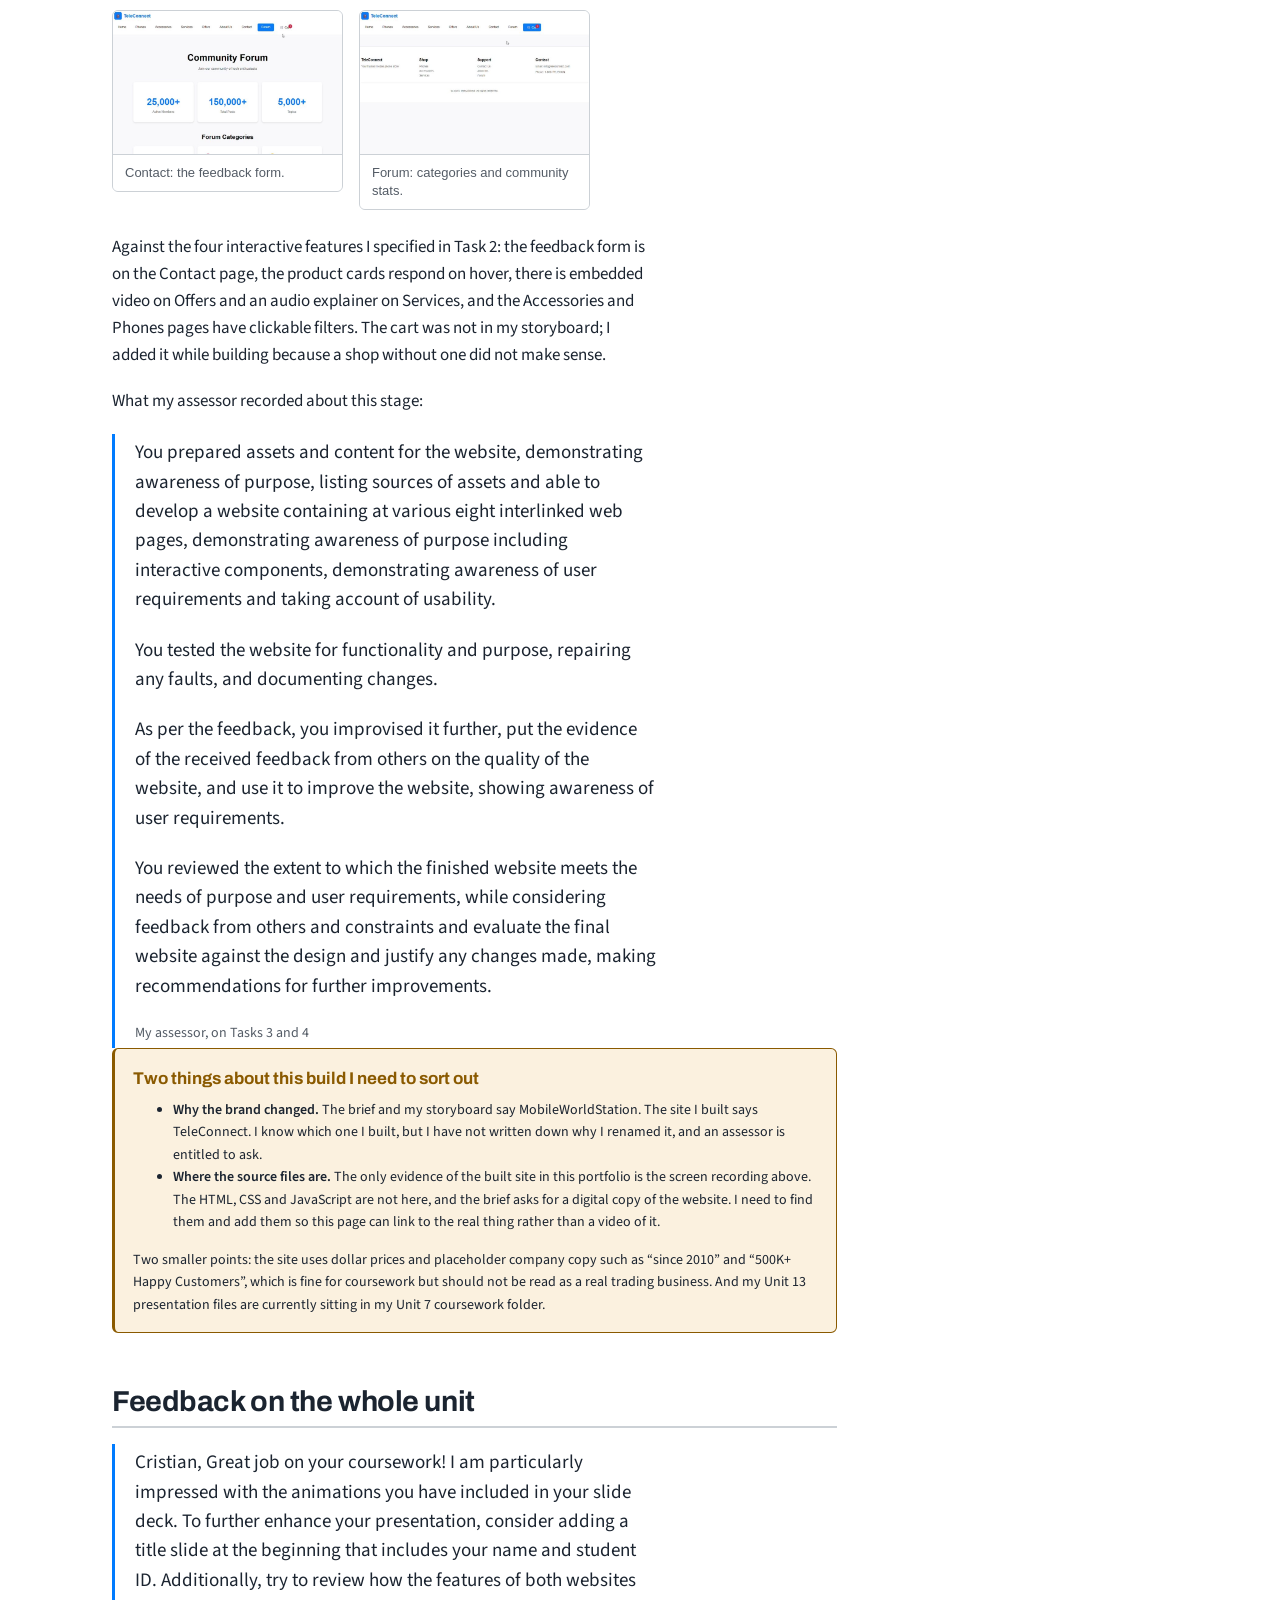
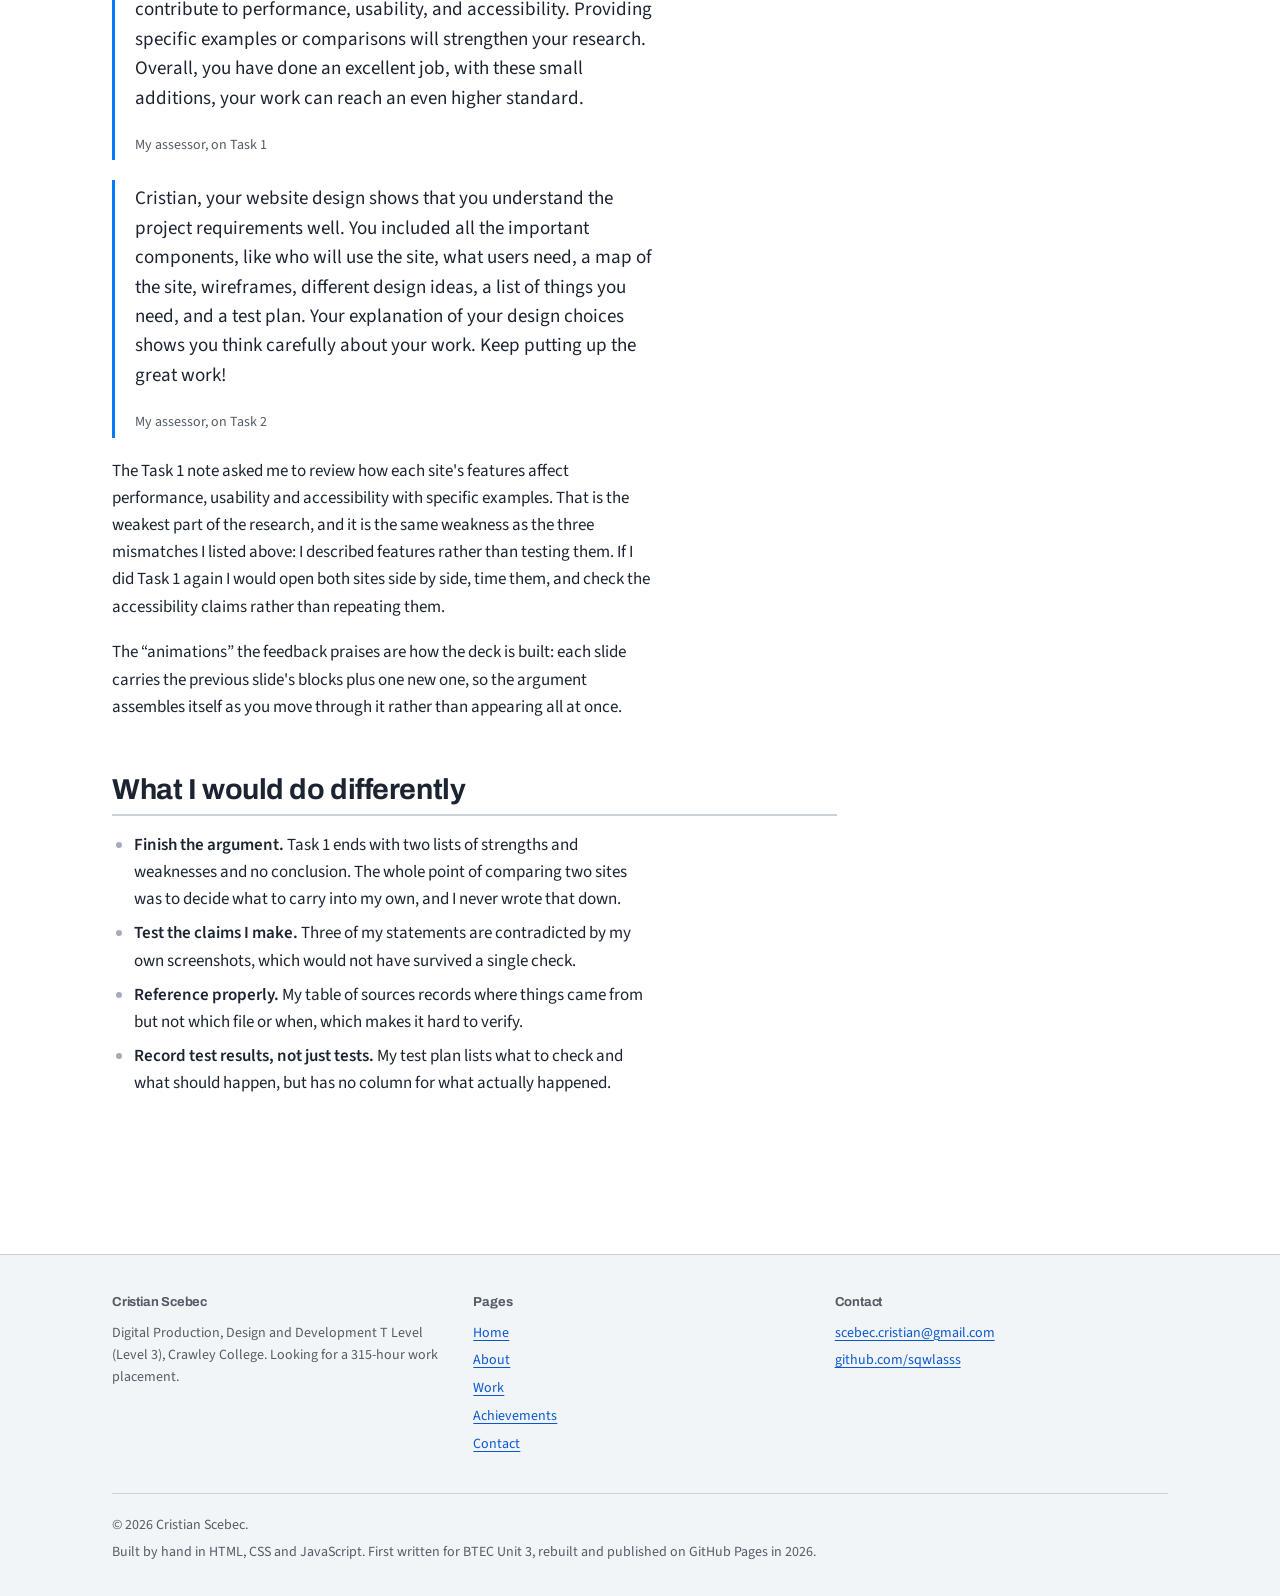
<file: projects/unit-13.html>
<!DOCTYPE html>
<html lang="en">
<head>
<meta charset="UTF-8">
<meta name="viewport" content="width=device-width, initial-scale=1.0">
<title>Unit 13: Website Development | Cristian Scebec</title>
<meta name="description" content="Researching two websites, designing an eight-screen storyboard, then building and testing an eight-page shop site for a mobile phone retailer.">
<meta name="author" content="Cristian Scebec">

<meta property="og:type" content="article">
<link rel="canonical" href="https://sqwlasss.github.io/portfolio/projects/unit-13.html">
<meta property="og:url" content="https://sqwlasss.github.io/portfolio/projects/unit-13.html">
<meta property="og:title" content="Unit 13: Website Development | Cristian Scebec">
<meta property="og:description" content="Researching two websites, designing an eight-screen storyboard, then building and testing an eight-page shop site for a mobile phone retailer.">
<meta property="og:image" content="https://sqwlasss.github.io/portfolio/assets/images/u13-site-home.jpg">
<meta name="twitter:card" content="summary_large_image">

<link rel="icon" href="../assets/images/favicon-32.png" sizes="32x32">
<link rel="apple-touch-icon" href="../assets/images/favicon-180.png">

<link rel="preconnect" href="https://fonts.googleapis.com">
<link rel="preconnect" href="https://fonts.gstatic.com" crossorigin>
<link href="https://fonts.googleapis.com/css2?family=Archivo:wght@500;600;700;800&family=Source+Sans+3:wght@400;600&family=JetBrains+Mono:wght@400;500&display=swap" rel="stylesheet">

<link rel="stylesheet" href="../assets/css/style.css">
</head>
<body>
<a class="skip-link" href="#main">Skip to main content</a>

<nav class="site-nav" aria-label="Main">
  <div class="shell site-nav__inner">
    <a class="brand" href="../index.html">Cristian Scebec</a>

    <button class="nav-toggle" type="button" aria-expanded="false" aria-controls="primary-navigation">
      <span class="nav-toggle__bars" aria-hidden="true"></span>
      <span class="nav-toggle__label">Menu</span>
    </button>

    <ul class="nav-list" id="primary-navigation">
      <li><a href="../index.html">Home</a></li>
      <li><a href="../about.html">About</a></li>
      <li><a href="../projects.html" aria-current="page">Work</a></li>
      <li><a href="../achievements.html">Achievements</a></li>
      <li><a href="../contact.html">Contact</a></li>
    </ul>
  </div>
</nav>

<main id="main">

<header class="unit-header">
  <div class="shell">
    <p class="breadcrumb"><a href="../projects.html">Work</a> / Unit 13</p>
    <span class="unit-header__unit">Unit 13 / Website Development</span>
    <h1>An eight-page shop website, researched, built and tested</h1>
    <p class="unit-header__sub">Four tasks over four months: compare two real websites, design
    an eight-screen storyboard for a mobile phone shop, build it, then test it and review it
    against the design.</p>
    <p class="status status--built">Built and tested</p>
  </div>
</header>

<div class="section">
  <div class="shell">
    <div class="unit-layout">

      <div>

        <section class="unit-section">
          <h2>The brief</h2>
          <div class="prose">
            <p>I was set the role of a junior web developer building a website for
            <strong>MobileWorldStation</strong>, a mobile phone shop in West Sussex. It is a
            coursework scenario rather than a real paying client, and I have not invented any
            contact details for the business.</p>
            <p>From my own analysis of what the site needed:</p>
            <ul>
              <li><strong>Purpose:</strong> promote and sell mobile phones, accessories and
              services.</li>
              <li><strong>Audience:</strong> the general public interested in mobile
              technology, aged 16 to 60. The brief only says <q>anyone who is interested in
              buying mobile phones</q>, so the age range is my own reading of who would
              actually use the site.</li>
              <li><strong>User needs:</strong> easy navigation and fast loading; clear product
              information and pricing; multimedia content to engage users; interactive
              features like feedback forms; and access to external resources and community
              forums.</li>
            </ul>
          </div>
        </section>

        <section class="unit-section">
          <h2>Task 1: comparing two real websites</h2>
          <div class="prose">
            <p>Before designing anything I reviewed two websites in the same industry and
            wrote up how their features affect presentation, usability, accessibility and
            performance. I chose <a href="https://godotengine.org/" target="_blank" rel="noopener noreferrer">godotengine.org</a>
            and <a href="https://www.unrealengine.com/en-US" target="_blank" rel="noopener noreferrer">unrealengine.com</a>,
            because they sell the same kind of thing to the same kind of person and do it in
            almost opposite ways.</p>
          </div>

          <ul class="gallery">
            <li>
              <button class="gallery__btn" type="button"
                      data-full="../assets/images/u13-research-godot.jpg"
                      data-caption="The Godot Engine home page: a dark, mostly text-based layout with blue accents, a large Download button and a Donate button in the main navigation. Screenshot captured for Unit 13 Task 1.">
                <img src="../assets/images/u13-research-godot-card.jpg"
                     alt="The Godot Engine home page, a dark minimal layout with blue accents and a prominent Download button"
                     width="760" height="419" loading="lazy">
                <span class="gallery__cap">godotengine.org: minimal, dark, no login needed.</span>
              </button>
            </li>
            <li>
              <button class="gallery__btn" type="button"
                      data-full="../assets/images/u13-research-unreal.jpg"
                      data-caption="The Unreal Engine home page: large cinematic imagery, a sticky navigation bar, a language switcher, sign-in and a prominent download call to action. Screenshot captured for Unit 13 Task 1.">
                <img src="../assets/images/u13-research-unreal-card.jpg"
                     alt="The Unreal Engine home page, showing large cinematic imagery behind a sticky navigation bar with sign-in and download buttons"
                     width="760" height="409" loading="lazy">
                <span class="gallery__cap">unrealengine.com: cinematic, personalised, heavy.</span>
              </button>
            </li>
            <li>
              <button class="gallery__btn" type="button"
                      data-full="../assets/images/u13-research-godot-docs.jpg"
                      data-caption="A content section of the Godot site showing the uniform page layout and predictable section structure I noted in my review.">
                <img src="../assets/images/u13-research-godot-docs.jpg"
                     alt="A content section of the Godot Engine site showing its uniform layout and clear headings"
                     width="1200" height="603" loading="lazy">
                <span class="gallery__cap">Godot: uniform layout, predictable sections.</span>
              </button>
            </li>
            <li>
              <button class="gallery__btn" type="button"
                      data-full="../assets/images/u13-research-unreal-news.jpg"
                      data-caption="Unreal Engine news cards below the sticky navigation bar, which I used as evidence for the sticky navigation and cinematic visuals points in my review.">
                <img src="../assets/images/u13-research-unreal-news.jpg"
                     alt="Unreal Engine news cards sitting below the sticky navigation bar"
                     width="1200" height="603" loading="lazy">
                <span class="gallery__cap">Unreal: sticky nav and image-led content blocks.</span>
              </button>
            </li>
          </ul>

          <div class="table-scroll">
            <table class="evidence-table">
              <caption>The eight features I compared, in the order the brief lists them.</caption>
              <thead>
                <tr>
                  <th scope="col">Feature</th>
                  <th scope="col">Godot Engine</th>
                  <th scope="col">Unreal Engine</th>
                </tr>
              </thead>
              <tbody>
                <tr>
                  <th scope="row">Action buttons and hot spots</th>
                  <td>Prominent Download and Donate buttons; navigation links to
                  documentation, community and the asset library.</td>
                  <td>Download and Learn More buttons; interactive sections with hover effects
                  and embedded videos.</td>
                </tr>
                <tr>
                  <th scope="row">Templates</th>
                  <td>Downloadable sample projects and templates through the asset library.</td>
                  <td>Sample projects such as Lyra Starter Game and City Sample.</td>
                </tr>
                <tr>
                  <th scope="row">Email links</th>
                  <td>A contact address published for sponsorship and enquiries.</td>
                  <td>Contact forms and enterprise enquiry options; no direct email links
                  shown.</td>
                </tr>
                <tr>
                  <th scope="row">Registration and logins</th>
                  <td>No login system for general users; open access to resources.</td>
                  <td>Sign-in for personalised access, downloads and community features.</td>
                </tr>
                <tr>
                  <th scope="row">Forms</th>
                  <td>Donation form; bug reporting and documentation contribution forms.</td>
                  <td>Enterprise contact forms; learning registration and support requests.</td>
                </tr>
                <tr>
                  <th scope="row">Accessibility</th>
                  <td>Accessibility improvements in Godot 4.5, including screen reader support
                  through AccessKit and descriptions on interface elements.</td>
                  <td>No explicit accessibility statement on the site itself.</td>
                </tr>
                <tr>
                  <th scope="row">E-commerce facilities</th>
                  <td>Asset library offers free tools and templates; no direct sales.</td>
                  <td>A marketplace offering free and paid assets.</td>
                </tr>
                <tr>
                  <th scope="row">Online forums</th>
                  <td>Community section links to forums and contribution guides.</td>
                  <td>Active forums for developers, creators and learners.</td>
                </tr>
              </tbody>
            </table>
          </div>

          <h3>What each site does well, and badly</h3>

          <ul class="card-grid card-grid--wide">
            <li class="card">
              <h4 class="card__title">Godot Engine</h4>
              <p class="card__meta">Strengths</p>
              <ul>
                <li>Simplicity and speed: a minimalist design loads fast and is easy to
                navigate, especially on a slow connection.</li>
                <li>Open access: no login needed to download the engine or read the
                documentation.</li>
                <li>Community focused: forums, contribution guides and transparency.</li>
              </ul>
              <p class="card__meta flow-top">Weaknesses</p>
              <ul>
                <li>Limited visual appeal: sparse animation or interactive demos may feel
                underwhelming to a new visitor.</li>
                <li>No built-in text scaling: readers with visual impairments have to rely on
                browser settings.</li>
                <li>No account personalisation, so no saved preferences.</li>
              </ul>
            </li>
            <li class="card">
              <h4 class="card__title">Unreal Engine</h4>
              <p class="card__meta">Strengths</p>
              <ul>
                <li>High-end presentation: rich visuals, embedded video and dynamic
                transitions.</li>
                <li>Personalised experience: a login system gives tailored access to
                downloads, learning paths and community tools.</li>
                <li>Marketplace integration sits neatly inside the rest of the site.</li>
              </ul>
              <p class="card__meta flow-top">Weaknesses</p>
              <ul>
                <li>Heavy load time: high-resolution media may slow performance on older
                devices or poor connections.</li>
                <li>Overwhelming for beginners: cinematic layout and technical language can
                intimidate.</li>
                <li>Navigation complexity: deep menus and many subpages mean more clicks.</li>
              </ul>
            </li>
          </ul>

          <h3>What I would fix about this research now</h3>
          <div class="prose">
            <p>Re-reading it to build this page, three claims in my write-up do not match my
            own screenshots, and I would rather say so than leave them standing.</p>
            <ul>
              <li>I described the Unreal navigation as containing Products, Solutions,
              Learning, Community and Support. Every screenshot I took shows Overview, Uses,
              News, Forums, Documentation, Learning, Connect and Fab. Only Learning matches.</li>
              <li>I wrote that the Unreal call to action is labelled <q>Download Now</q>. The
              buttons in my own captures read <q>Get Unreal Engine</q> and <q>Download</q>.</li>
              <li>I said the Godot home page carries an integrated Twitter/X feed. None of my
              four captures of that page shows one; they show a Latest News block of article
              cards.</li>
            </ul>
            <p>I also wrote that Unreal makes no mention of accessibility, and then put a
            screenshot of its Text To Speech Engine Subsystem on the same slide. The image
            contradicts the sentence.</p>
          </div>

          <figure class="figure">
            <img src="../assets/images/u13-research-unreal-tts.jpg"
                 alt="An Unreal Engine Blueprint node graph showing Add Default Channel, Activate Channel and Speak on Channel nodes for the Text To Speech Engine Subsystem"
                 width="690" height="251" loading="lazy">
            <figcaption>The screenshot that contradicts my own sentence: Unreal's Text To
            Speech Engine Subsystem. Screenshot captured for Unit 13 Task 1.</figcaption>
          </figure>

          <div class="prose">
            <p>Two other things worth being straight about. My deck has no conclusion slide
            and makes no recommendation about which site is better, even though that would
            have been the natural next step towards my own design. And there is no scoring
            system behind the comparison: the eight features are headings, not a rubric with
            marks.</p>
          </div>
        </section>

        <section class="unit-section">
          <h2>Task 2: designing the site</h2>
          <div class="prose">
            <p>The brief asked for a storyboard of at least eight panels, one per page. I drew
            all eight, annotated with what goes where, and worked them up in two colour
            treatments before choosing one.</p>
          </div>

          <ul class="gallery">
            <li>
              <button class="gallery__btn" type="button"
                      data-full="../assets/images/u13-storyboard-blue.jpg"
                      data-caption="My eight-screen storyboard in the blue, white and grey treatment: Home, Phones, Accessories, Offers, About Us, Contact and Forum, each drawn with its navigation bar and page content blocked in.">
                <img src="../assets/images/u13-storyboard-blue-card.jpg"
                     alt="My storyboard in blue, white and grey, showing the Home and Phones screens drawn as annotated wireframes with navigation bars and content blocks"
                     width="760" height="471" loading="lazy">
                <span class="gallery__cap">Blue, white and grey: the scheme I specified.</span>
              </button>
            </li>
            <li>
              <button class="gallery__btn" type="button"
                      data-full="../assets/images/u13-storyboard-orange.jpg"
                      data-caption="The same eight-screen storyboard in an orange and dark treatment, produced as an alternative design idea.">
                <img src="../assets/images/u13-storyboard-orange.jpg"
                     alt="The same storyboard screens rendered in orange on a dark brown background as an alternative colour idea"
                     width="900" height="1350" loading="lazy">
                <span class="gallery__cap">The orange alternative I did not take forward.</span>
              </button>
            </li>
          </ul>

          <div class="table-scroll">
            <table class="evidence-table">
              <caption>The eight screens and what each one had to hold.</caption>
              <thead>
                <tr>
                  <th scope="col">Page</th>
                  <th scope="col">File</th>
                  <th scope="col">Layout and content</th>
                </tr>
              </thead>
              <tbody>
                <tr><th scope="row">Home</th><td class="file">/index.html</td><td>Logo, welcome message, navigation menu, featured products, video banner</td></tr>
                <tr><th scope="row">Phones</th><td class="file">/phones.html</td><td>Grid of phone models with specs, prices and images</td></tr>
                <tr><th scope="row">Accessories</th><td class="file">/accessories.html</td><td>Product gallery with filters, for example cases, chargers, headphones</td></tr>
                <tr><th scope="row">Services</th><td class="file">/services.html</td><td>Repairs, SIM cards and contracts, with an embedded audio explainer</td></tr>
                <tr><th scope="row">About Us</th><td class="file">/about.html</td><td>Company history, team photos, mission statement</td></tr>
                <tr><th scope="row">Contact</th><td class="file">/contact.html</td><td>Feedback form, map, contact details</td></tr>
                <tr><th scope="row">Forum</th><td class="file">/forum.html</td><td>Link to external forum, brief introduction to the community</td></tr>
                <tr><th scope="row">Offers</th><td class="file">/offers.html</td><td>Promotional video, discount table, external links to partner deals</td></tr>
              </tbody>
            </table>
          </div>

          <h3>Styles applied consistently</h3>
          <div class="prose">
            <ul>
              <li><strong>Colour:</strong> blue <code>#007BFF</code>, white
              <code>#FFFFFF</code> and grey <code>#CCD1D6</code>.</li>
              <li><strong>Typography:</strong> Open Sans for body text, Roboto for headings.</li>
              <li><strong>Layout:</strong> grid-based, with a header and footer template reused
              across every page.</li>
              <li><strong>Buttons:</strong> rounded corners, hover effects, consistent
              placement.</li>
              <li><strong>Formats:</strong> HTML5, CSS3 and JavaScript.</li>
            </ul>
            <p>Those three hex codes are the reason this portfolio looks the way it does. I
            reused them here, with one change: <code>#007BFF</code> on white measures 3.98:1,
            which is below the 4.5:1 that WCAG AA asks for on body-size text, so links and
            small text on this site use a darkened <code>#0B57D0</code> instead and
            <code>#007BFF</code> is kept for large type and accents.</p>
          </div>

          <h3>Interactive features I specified</h3>
          <div class="prose">
            <ul>
              <li>A feedback form on the Contact page.</li>
              <li>Hover effects on product images.</li>
              <li>Embedded video and audio.</li>
              <li>Clickable product filters.</li>
            </ul>
          </div>

          <h3>Where the assets came from</h3>
          <div class="table-scroll">
            <table class="evidence-table">
              <caption>My table of sources. The licence column is why I could use each one.</caption>
              <thead>
                <tr>
                  <th scope="col">Asset type</th>
                  <th scope="col">Source</th>
                  <th scope="col">Licence</th>
                </tr>
              </thead>
              <tbody>
                <tr><th scope="row">Phone images</th><td>Samsung and Apple official sites</td><td>Commercial use allowed with attribution</td></tr>
                <tr><th scope="row">Icons</th><td>Flaticon</td><td>Free with attribution</td></tr>
                <tr><th scope="row">Audio</th><td>FreeSound</td><td>Royalty-free</td></tr>
                <tr><th scope="row">Video</th><td>Created in-house</td><td>Original</td></tr>
              </tbody>
            </table>
          </div>
          <div class="prose">
            <p>My own original assets were the logo, the promotional video and the audio
            explainer for the services page. Looking at this table again, it records the
            source and the permission but not the individual file, the URL or the date I
            accessed it, which is what a full reference list would need.</p>
          </div>

          <h3>The test plan</h3>
          <div class="table-scroll">
            <table class="evidence-table">
              <caption>Five tests, written before the site was built.</caption>
              <thead>
                <tr>
                  <th scope="col">Test</th>
                  <th scope="col">Description</th>
                  <th scope="col">Expected result</th>
                </tr>
              </thead>
              <tbody>
                <tr><th scope="row">Navigation</th><td>Click through all menu links</td><td>All pages load correctly</td></tr>
                <tr><th scope="row">Form submission</th><td>Submit feedback form</td><td>Confirmation message appears</td></tr>
                <tr><th scope="row">Multimedia</th><td>Play video and audio</td><td>Smooth playback</td></tr>
                <tr><th scope="row">Responsiveness</th><td>Resize browser</td><td>Layout adjusts correctly</td></tr>
                <tr><th scope="row">External links</th><td>Click forum and partner links</td><td>Redirects to correct site</td></tr>
              </tbody>
            </table>
          </div>

          <h3>Why this design, and what limited it</h3>
          <div class="prose">
            <blockquote class="quote">
              <p>It balances simplicity with interactivity, ensuring fast load times and clear
              navigation. The use of multimedia assets makes the site engaging, while forms
              and forums encourage user interaction.</p>
              <cite class="quote__source">My design justification</cite>
            </blockquote>
            <p>Three constraints shaped it:</p>
            <ul>
              <li><strong>Software:</strong> using free tools like VS Code, GIMP and
              Audacity.</li>
              <li><strong>Time:</strong> efficient layout and asset reuse to meet
              deadlines.</li>
              <li><strong>Budget:</strong> reliance on royalty-free and ready-made assets.</li>
            </ul>
          </div>
        </section>

        <section class="unit-section">
          <h2>Tasks 3 and 4: building it, testing it, reviewing it</h2>
          <div class="prose">
            <p>All eight pages were built, linked together and tested. This is a walkthrough
            of the finished site.</p>
          </div>

          <figure class="figure">
            <video controls preload="none" width="1220" height="930"
                   poster="../assets/images/u13-walkthrough-poster.jpg"
                   src="../assets/video/unit-13-website-walkthrough.mp4"></video>
            <figcaption>A 25-second silent screen recording clicking through all eight pages
            of the finished site, recorded on 16 January 2026.</figcaption>
          </figure>

          <div class="prose">
            <p>I built it under the name <strong>TeleConnect</strong> rather than
            MobileWorldStation. The structure is the one I storyboarded: the same eight pages,
            the same navigation, the same blue and white scheme, plus a cart.</p>
          </div>

          <ul class="gallery">
            <li>
              <button class="gallery__btn" type="button"
                      data-full="../assets/images/u13-site-home.jpg"
                      data-caption="The finished home page: a full-width blue banner reading Welcome to TeleConnect with Shop Phones and View Offers buttons, above a Why Choose Us row covering Premium Quality, Warranty Protection, 24/7 Support and Best Prices.">
                <img src="../assets/images/u13-site-home-card.jpg"
                     alt="The finished home page with a blue welcome banner and a row of four benefit cards"
                     width="760" height="471" loading="lazy">
                <span class="gallery__cap">Home: banner, calls to action, benefits row.</span>
              </button>
            </li>
            <li>
              <button class="gallery__btn" type="button"
                      data-full="../assets/images/u13-site-phones.jpg"
                      data-caption="The Phones page: a grid of product cards, each with a photograph, brand, model, price and a specification table listing screen size, RAM, storage and camera, plus Details and Add to Cart buttons.">
                <img src="../assets/images/u13-site-phones-card.jpg"
                     alt="The Phones page showing product cards with photographs, prices and specification tables"
                     width="760" height="471" loading="lazy">
                <span class="gallery__cap">Phones: the spec grid from the storyboard.</span>
              </button>
            </li>
            <li>
              <button class="gallery__btn" type="button"
                      data-full="../assets/images/u13-site-accessories.jpg"
                      data-caption="The Accessories page: a gallery of accessory cards including a wireless charger, phone case, headphones and cable, each with a price and an Add to Cart button.">
                <img src="../assets/images/u13-site-accessories-card.jpg"
                     alt="The Accessories page showing a gallery of accessory cards with prices and Add to Cart buttons"
                     width="760" height="471" loading="lazy">
                <span class="gallery__cap">Accessories: product gallery.</span>
              </button>
            </li>
            <li>
              <button class="gallery__btn" type="button"
                      data-full="../assets/images/u13-site-services.jpg"
                      data-caption="The Services page: three service panels covering Phone Repairs, SIM Cards and Plans, and Contracts and Upgrades, each with a feature list and a price, above a heading reading Listen to Our Services Explained.">
                <img src="../assets/images/u13-site-services-card.jpg"
                     alt="The Services page showing panels for phone repairs, SIM cards and plans, and contracts and upgrades"
                     width="760" height="471" loading="lazy">
                <span class="gallery__cap">Services: including the audio explainer.</span>
              </button>
            </li>
            <li>
              <button class="gallery__btn" type="button"
                      data-full="../assets/images/u13-site-offers.jpg"
                      data-caption="The Offers page: a Special Offers heading over a This Month's Deals panel containing an embedded video player.">
                <img src="../assets/images/u13-site-offers-card.jpg"
                     alt="The Offers page with a deals panel containing an embedded video player"
                     width="760" height="471" loading="lazy">
                <span class="gallery__cap">Offers: the embedded video.</span>
              </button>
            </li>
            <li>
              <button class="gallery__btn" type="button"
                      data-full="../assets/images/u13-site-about.jpg"
                      data-caption="The About Us page: an Our Story panel of three paragraphs above an Our Values section covering Our Mission, Customer First, Quality Assured and Expert Team.">
                <img src="../assets/images/u13-site-about-card.jpg"
                     alt="The About Us page with an Our Story panel above an Our Values section"
                     width="760" height="471" loading="lazy">
                <span class="gallery__cap">About Us: story and values.</span>
              </button>
            </li>
            <li>
              <button class="gallery__btn" type="button"
                      data-full="../assets/images/u13-site-contact.jpg"
                      data-caption="The Contact page: a Send us a Message form with labelled Full Name, Email Address, Subject and Message fields, beside a panel listing email, phone and address.">
                <img src="../assets/images/u13-site-contact-card.jpg"
                     alt="The Contact page showing a labelled message form beside an email, phone and address panel"
                     width="760" height="471" loading="lazy">
                <span class="gallery__cap">Contact: the feedback form.</span>
              </button>
            </li>
            <li>
              <button class="gallery__btn" type="button"
                      data-full="../assets/images/u13-site-forum.jpg"
                      data-caption="The Forum page: a Community Forum heading above member statistics and three forum categories, General Discussion, Tech Support and Tips and Tricks.">
                <img src="../assets/images/u13-site-forum-card.jpg"
                     alt="The Forum page showing community statistics and three forum category cards"
                     width="760" height="471" loading="lazy">
                <span class="gallery__cap">Forum: categories and community stats.</span>
              </button>
            </li>
          </ul>

          <div class="prose">
            <p>Against the four interactive features I specified in Task 2: the feedback form
            is on the Contact page, the product cards respond on hover, there is embedded
            video on Offers and an audio explainer on Services, and the Accessories and Phones
            pages have clickable filters. The cart was not in my storyboard; I added it while
            building because a shop without one did not make sense.</p>
            <p>What my assessor recorded about this stage:</p>
            <blockquote class="quote">
              <p>You prepared assets and content for the website, demonstrating awareness of
              purpose, listing sources of assets and able to develop a website containing at
              various eight interlinked web pages, demonstrating awareness of purpose
              including interactive components, demonstrating awareness of user requirements
              and taking account of usability.</p>
              <p>You tested the website for functionality and purpose, repairing any faults,
              and documenting changes.</p>
              <p>As per the feedback, you improvised it further, put the evidence of the
              received feedback from others on the quality of the website, and use it to
              improve the website, showing awareness of user requirements.</p>
              <p>You reviewed the extent to which the finished website meets the needs of
              purpose and user requirements, while considering feedback from others and
              constraints and evaluate the final website against the design and justify any
              changes made, making recommendations for further improvements.</p>
              <cite class="quote__source">My assessor, on Tasks 3 and 4</cite>
            </blockquote>
          </div>

          <div class="callout callout--todo">
            <p class="callout__title">Two things about this build I need to sort out</p>
            <ul>
              <li><strong>Why the brand changed.</strong> The brief and my storyboard say
              MobileWorldStation. The site I built says TeleConnect. I know which one I built,
              but I have not written down why I renamed it, and an assessor is entitled to
              ask.</li>
              <li><strong>Where the source files are.</strong> The only evidence of the built
              site in this portfolio is the screen recording above. The HTML, CSS and
              JavaScript are not here, and the brief asks for a digital copy of the website.
              I need to find them and add them so this page can link to the real thing rather
              than a video of it.</li>
            </ul>
            <p>Two smaller points: the site uses dollar prices and placeholder company copy
            such as <q>since 2010</q> and <q>500K+ Happy Customers</q>, which is fine for
            coursework but should not be read as a real trading business. And my Unit 13
            presentation files are currently sitting in my Unit 7 coursework folder.</p>
          </div>
        </section>

        <section class="unit-section">
          <h2>Feedback on the whole unit</h2>
          <div class="prose">
            <blockquote class="quote">
              <p>Cristian, Great job on your coursework! I am particularly impressed with the
              animations you have included in your slide deck. To further enhance your
              presentation, consider adding a title slide at the beginning that includes your
              name and student ID. Additionally, try to review how the features of both
              websites contribute to performance, usability, and accessibility. Providing
              specific examples or comparisons will strengthen your research. Overall, you
              have done an excellent job, with these small additions, your work can reach an
              even higher standard.</p>
              <cite class="quote__source">My assessor, on Task 1</cite>
            </blockquote>

            <blockquote class="quote">
              <p>Cristian, your website design shows that you understand the project
              requirements well. You included all the important components, like who will use
              the site, what users need, a map of the site, wireframes, different design
              ideas, a list of things you need, and a test plan. Your explanation of your
              design choices shows you think carefully about your work. Keep putting up the
              great work!</p>
              <cite class="quote__source">My assessor, on Task 2</cite>
            </blockquote>

            <p>The Task 1 note asked me to review how each site's features affect performance,
            usability and accessibility with specific examples. That is the weakest part of
            the research, and it is the same weakness as the three mismatches I listed above:
            I described features rather than testing them. If I did Task 1 again I would open
            both sites side by side, time them, and check the accessibility claims rather than
            repeating them.</p>
            <p>The <q>animations</q> the feedback praises are how the deck is built: each
            slide carries the previous slide's blocks plus one new one, so the argument
            assembles itself as you move through it rather than appearing all at once.</p>
          </div>
        </section>

        <section class="unit-section">
          <h2>What I would do differently</h2>
          <div class="prose">
            <ul>
              <li><strong>Finish the argument.</strong> Task 1 ends with two lists of
              strengths and weaknesses and no conclusion. The whole point of comparing two
              sites was to decide what to carry into my own, and I never wrote that down.</li>
              <li><strong>Test the claims I make.</strong> Three of my statements are
              contradicted by my own screenshots, which would not have survived a single
              check.</li>
              <li><strong>Reference properly.</strong> My table of sources records where
              things came from but not which file or when, which makes it hard to verify.</li>
              <li><strong>Record test results, not just tests.</strong> My test plan lists
              what to check and what should happen, but has no column for what actually
              happened.</li>
            </ul>
          </div>
        </section>

      </div>

      <aside class="unit-rail">
        <h2>Unit details</h2>
        <dl class="meta-list">
          <dt>Unit</dt>
          <dd>Unit 13: Website Development</dd>

          <dt>Assignment</dt>
          <dd>Mobile World Station Website</dd>

          <dt>Client scenario</dt>
          <dd>A mobile phone shop in West Sussex. A coursework scenario, not a real client.</dd>

          <dt>Assessor</dt>
          <dd>Rupika Bawa</dd>

          <dt>Handed out</dt>
          <dd>29 September 2025</dd>

          <dt>Task 2 due</dt>
          <dd>14 November 2025</dd>

          <dt>Deadline</dt>
          <dd>6 February 2026</dd>

          <dt>Status</dt>
          <dd>All four tasks completed. No grade recorded.</dd>

          <dt>Evidence held</dt>
          <dd>Research presentation, design deck, site walkthrough recording, three feedback
          notes.</dd>

          <dt>Note on dates</dt>
          <dd>A second copy of this brief in my files carries different dates: handed out
          19 September 2025, due 9 January 2026. I have used the dates from the copy that
          matches its own per-task deadlines.</dd>
        </dl>
      </aside>

    </div>
  </div>
</div>

<div class="lightbox" id="lightbox" aria-hidden="true" role="dialog" aria-modal="true" aria-label="Enlarged image">
  <button class="lightbox__close" type="button">Close</button>
  <figure class="lightbox__figure">
    <img class="lightbox__img" alt="">
    <figcaption class="lightbox__cap"></figcaption>
  </figure>
</div>

</main>

<footer class="site-footer">
  <div class="shell">
    <div class="site-footer__grid">
      <div>
        <h2>Cristian Scebec</h2>
        <p>Digital Production, Design and Development T Level (Level 3), Crawley College. Looking for a 315-hour work placement.</p>
      </div>
      <div>
        <h2>Pages</h2>
        <ul>
          <li><a href="../index.html">Home</a></li>
          <li><a href="../about.html">About</a></li>
          <li><a href="../projects.html">Work</a></li>
          <li><a href="../achievements.html">Achievements</a></li>
          <li><a href="../contact.html">Contact</a></li>
        </ul>
      </div>
      <div>
        <h2>Contact</h2>
        <ul>
          <li><a href="mailto:scebec.cristian@gmail.com">scebec.cristian@gmail.com</a></li>
          <li><a href="https://github.com/sqwlasss" rel="noopener noreferrer" target="_blank">github.com/sqwlasss</a></li>
        </ul>
      </div>
    </div>
    <div class="site-footer__base">
      <p>&copy; 2026 Cristian Scebec.</p>
      <p>Built by hand in HTML, CSS and JavaScript. First written for BTEC Unit 3, rebuilt and published on GitHub Pages in 2026.</p>
    </div>
  </div>
</footer>

<script src="../assets/js/main.js"></script>
</body>
</html>
</file>
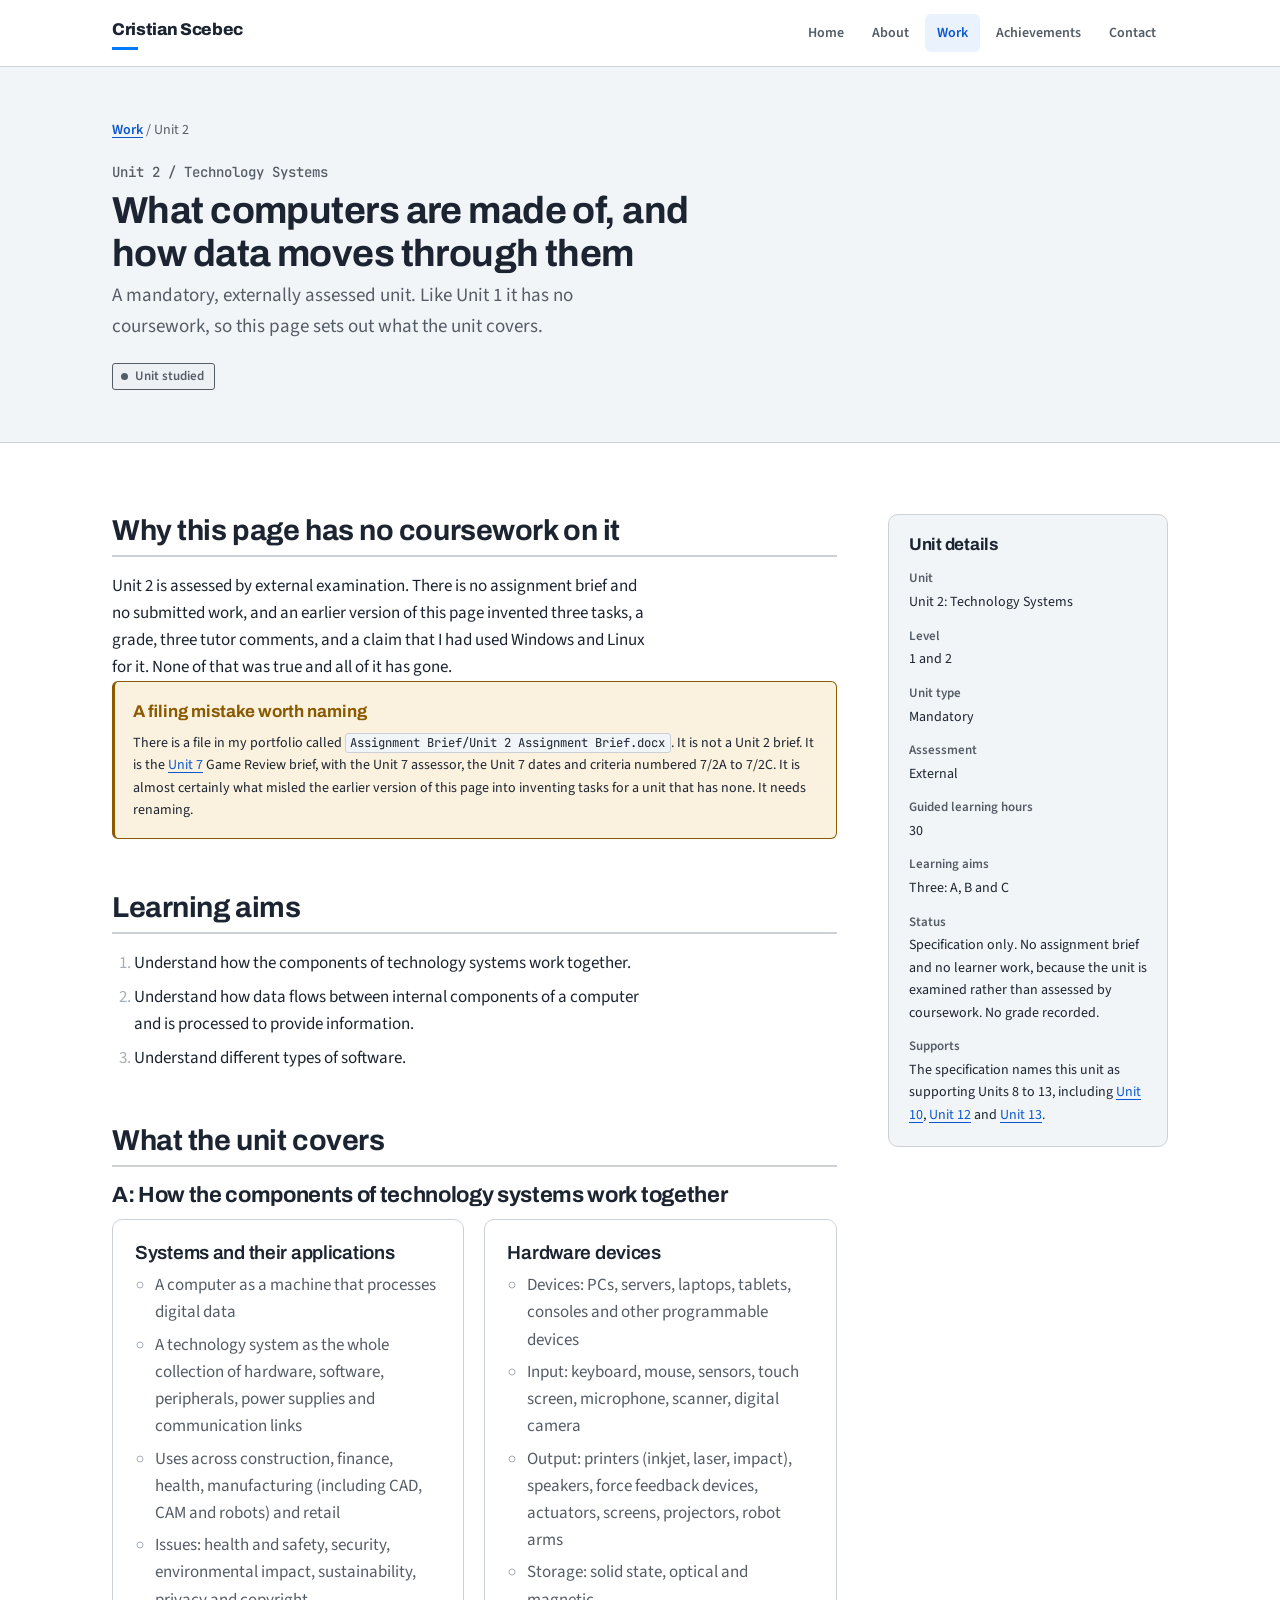
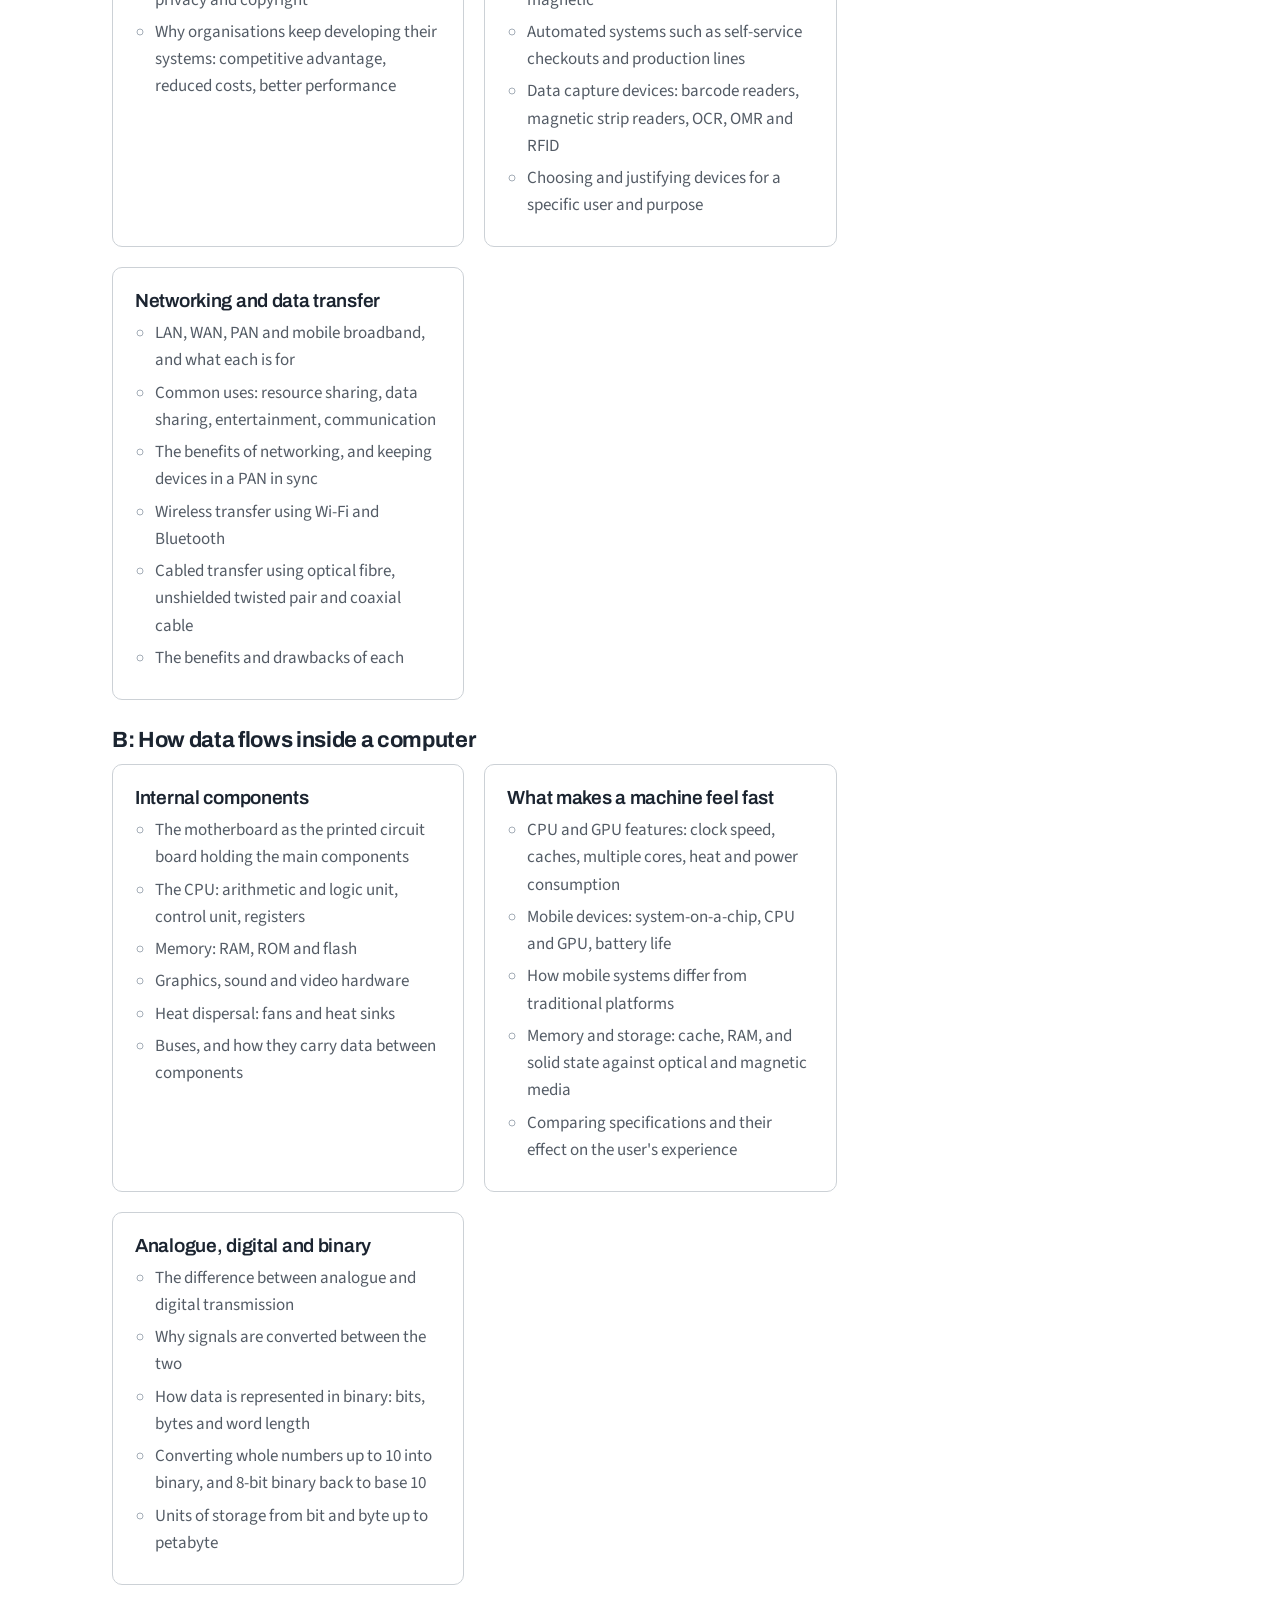
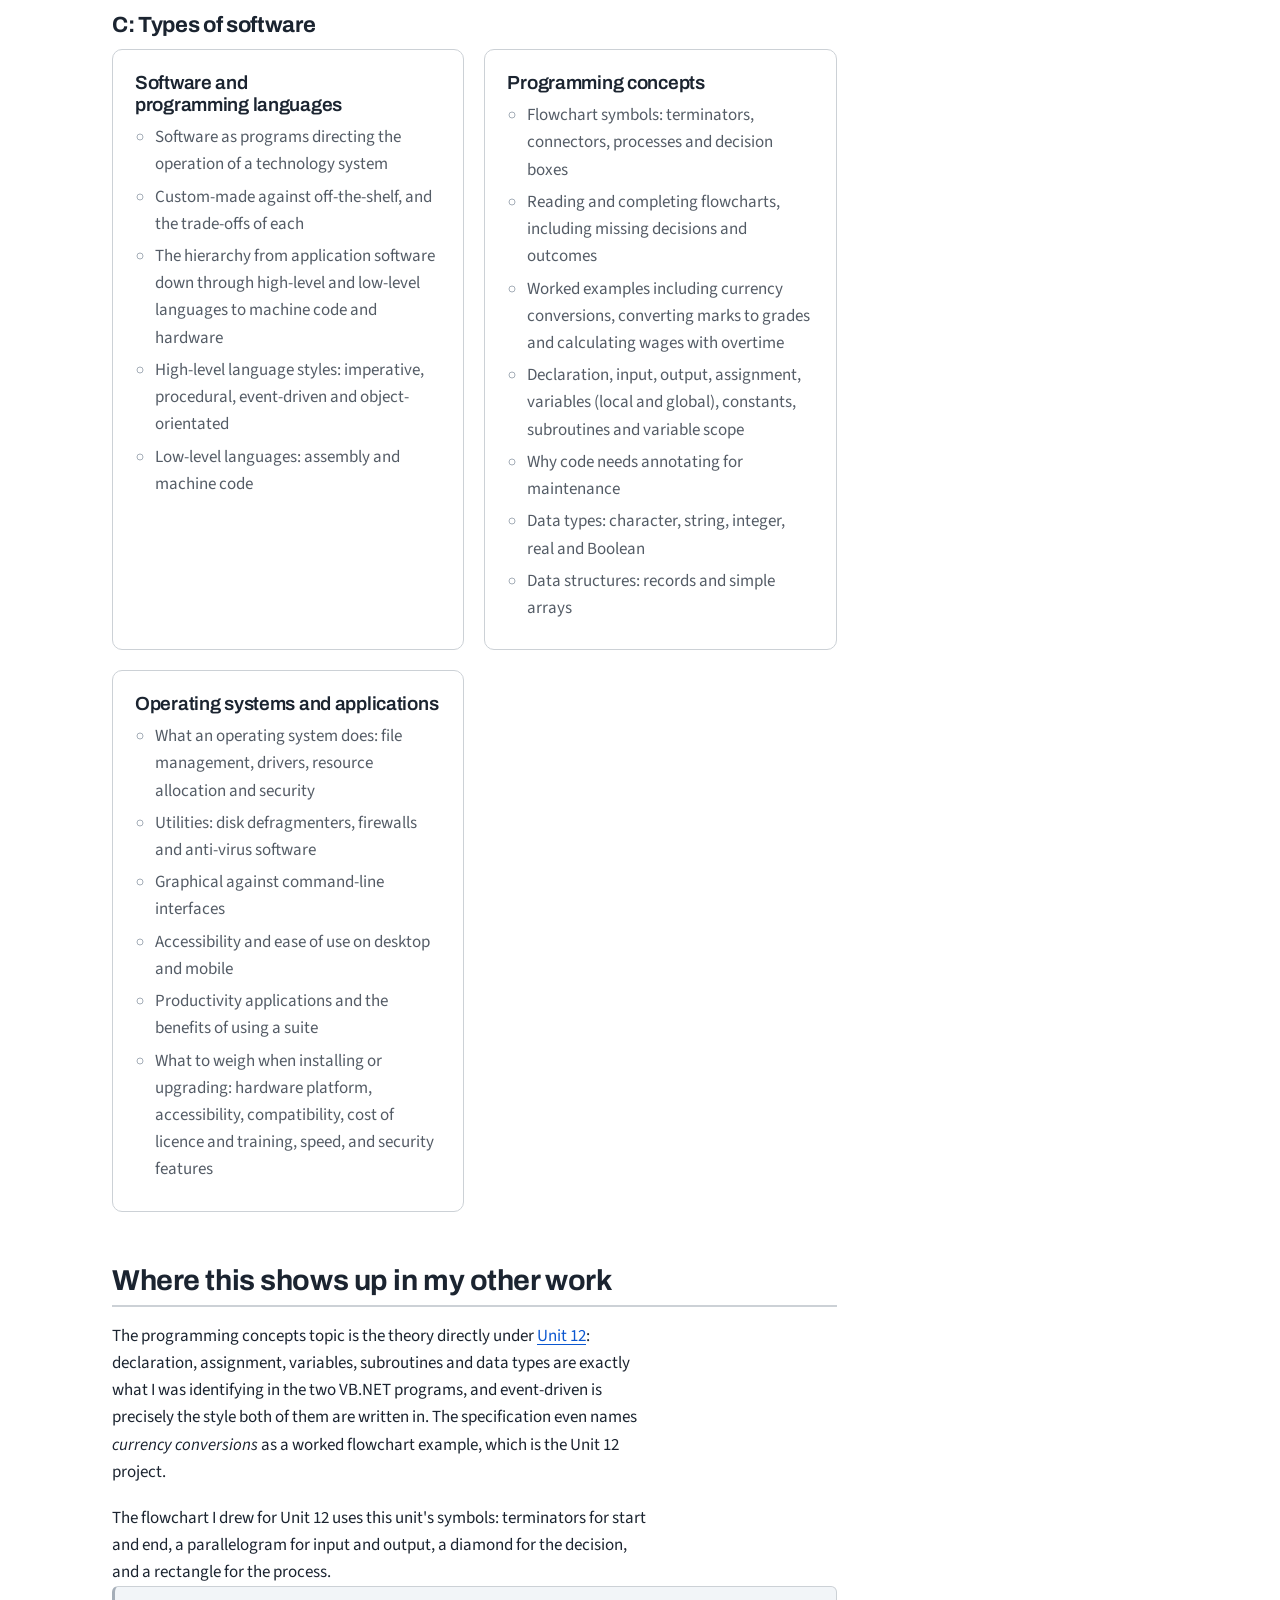
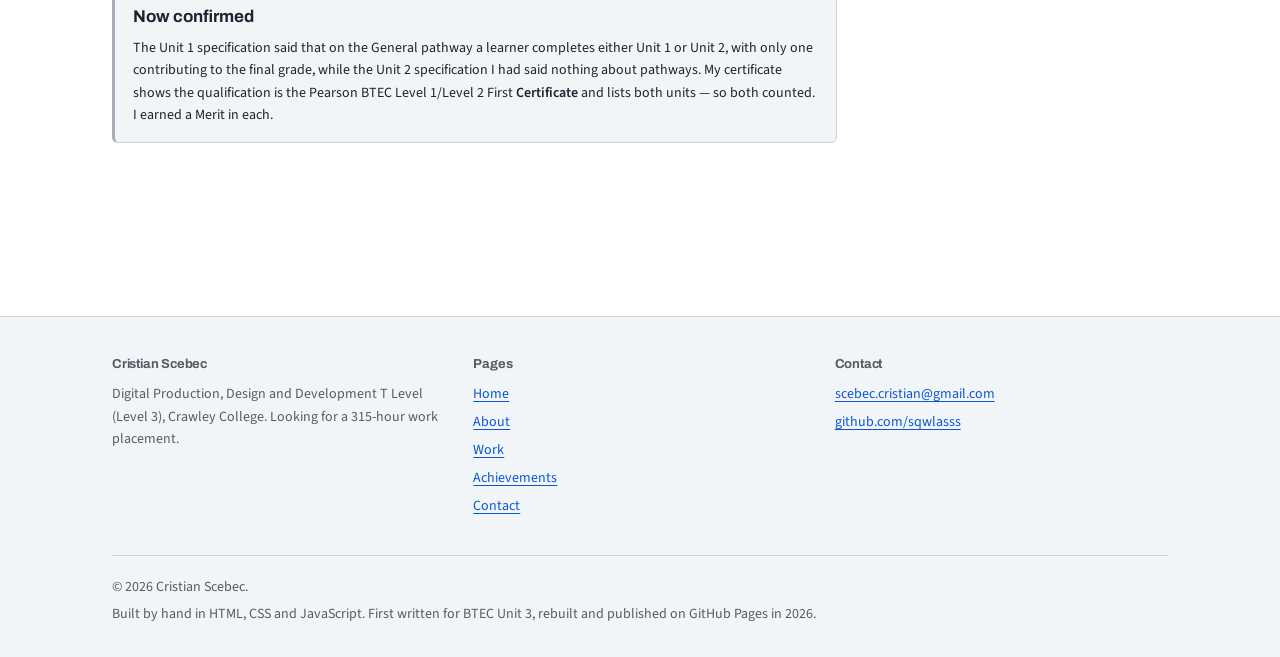
<file: projects/unit-2.html>
<!DOCTYPE html>
<html lang="en">
<head>
<meta charset="UTF-8">
<meta name="viewport" content="width=device-width, initial-scale=1.0">
<title>Unit 2: Technology Systems | Cristian Scebec</title>
<meta name="description" content="An externally assessed unit on hardware components, how data flows through a computer, binary representation, and types of software.">
<meta name="author" content="Cristian Scebec">

<meta property="og:type" content="article">
<link rel="canonical" href="https://sqwlasss.github.io/portfolio/projects/unit-2.html">
<meta property="og:url" content="https://sqwlasss.github.io/portfolio/projects/unit-2.html">
<meta property="og:title" content="Unit 2: Technology Systems | Cristian Scebec">
<meta property="og:description" content="An externally assessed unit on hardware components, how data flows through a computer, binary representation, and types of software.">
<meta property="og:image" content="https://sqwlasss.github.io/portfolio/assets/images/u13-site-home.jpg">
<meta name="twitter:card" content="summary_large_image">

<link rel="icon" href="../assets/images/favicon-32.png" sizes="32x32">
<link rel="apple-touch-icon" href="../assets/images/favicon-180.png">

<link rel="preconnect" href="https://fonts.googleapis.com">
<link rel="preconnect" href="https://fonts.gstatic.com" crossorigin>
<link href="https://fonts.googleapis.com/css2?family=Archivo:wght@500;600;700;800&family=Source+Sans+3:wght@400;600&family=JetBrains+Mono:wght@400;500&display=swap" rel="stylesheet">

<link rel="stylesheet" href="../assets/css/style.css">
</head>
<body>
<a class="skip-link" href="#main">Skip to main content</a>

<nav class="site-nav" aria-label="Main">
  <div class="shell site-nav__inner">
    <a class="brand" href="../index.html">Cristian Scebec</a>

    <button class="nav-toggle" type="button" aria-expanded="false" aria-controls="primary-navigation">
      <span class="nav-toggle__bars" aria-hidden="true"></span>
      <span class="nav-toggle__label">Menu</span>
    </button>

    <ul class="nav-list" id="primary-navigation">
      <li><a href="../index.html">Home</a></li>
      <li><a href="../about.html">About</a></li>
      <li><a href="../projects.html" aria-current="page">Work</a></li>
      <li><a href="../achievements.html">Achievements</a></li>
      <li><a href="../contact.html">Contact</a></li>
    </ul>
  </div>
</nav>

<main id="main">

<header class="unit-header">
  <div class="shell">
    <p class="breadcrumb"><a href="../projects.html">Work</a> / Unit 2</p>
    <span class="unit-header__unit">Unit 2 / Technology Systems</span>
    <h1>What computers are made of, and how data moves through them</h1>
    <p class="unit-header__sub">A mandatory, externally assessed unit. Like Unit 1 it has no
    coursework, so this page sets out what the unit covers.</p>
    <p class="status status--studied">Unit studied</p>
  </div>
</header>

<div class="section">
  <div class="shell">
    <div class="unit-layout">

      <div>

        <section class="unit-section">
          <h2>Why this page has no coursework on it</h2>
          <div class="prose">
            <p>Unit 2 is assessed by external examination. There is no assignment brief and no
            submitted work, and an earlier version of this page invented three tasks, a grade,
            three tutor comments, and a claim that I had used Windows and Linux for it. None of
            that was true and all of it has gone.</p>
          </div>

          <div class="callout callout--todo">
            <p class="callout__title">A filing mistake worth naming</p>
            <p>There is a file in my portfolio called
            <code>Assignment Brief/Unit 2 Assignment Brief.docx</code>. It is not a Unit 2
            brief. It is the <a href="unit-7.html">Unit 7</a> Game Review brief, with the
            Unit 7 assessor, the Unit 7 dates and criteria numbered 7/2A to 7/2C. It is almost
            certainly what misled the earlier version of this page into inventing tasks for a
            unit that has none. It needs renaming.</p>
          </div>
        </section>

        <section class="unit-section">
          <h2>Learning aims</h2>
          <div class="prose">
            <ol>
              <li>Understand how the components of technology systems work together.</li>
              <li>Understand how data flows between internal components of a computer and is
              processed to provide information.</li>
              <li>Understand different types of software.</li>
            </ol>
          </div>
        </section>

        <section class="unit-section">
          <h2>What the unit covers</h2>

          <h3>A: How the components of technology systems work together</h3>
          <ul class="card-grid">
            <li class="card">
              <h4 class="card__title">Systems and their applications</h4>
              <ul>
                <li>A computer as a machine that processes digital data</li>
                <li>A technology system as the whole collection of hardware, software, peripherals, power supplies and communication links</li>
                <li>Uses across construction, finance, health, manufacturing (including CAD, CAM and robots) and retail</li>
                <li>Issues: health and safety, security, environmental impact, sustainability, privacy and copyright</li>
                <li>Why organisations keep developing their systems: competitive advantage, reduced costs, better performance</li>
              </ul>
            </li>
            <li class="card">
              <h4 class="card__title">Hardware devices</h4>
              <ul>
                <li>Devices: PCs, servers, laptops, tablets, consoles and other programmable devices</li>
                <li>Input: keyboard, mouse, sensors, touch screen, microphone, scanner, digital camera</li>
                <li>Output: printers (inkjet, laser, impact), speakers, force feedback devices, actuators, screens, projectors, robot arms</li>
                <li>Storage: solid state, optical and magnetic</li>
                <li>Automated systems such as self-service checkouts and production lines</li>
                <li>Data capture devices: barcode readers, magnetic strip readers, OCR, OMR and RFID</li>
                <li>Choosing and justifying devices for a specific user and purpose</li>
              </ul>
            </li>
            <li class="card">
              <h4 class="card__title">Networking and data transfer</h4>
              <ul>
                <li>LAN, WAN, PAN and mobile broadband, and what each is for</li>
                <li>Common uses: resource sharing, data sharing, entertainment, communication</li>
                <li>The benefits of networking, and keeping devices in a PAN in sync</li>
                <li>Wireless transfer using Wi-Fi and Bluetooth</li>
                <li>Cabled transfer using optical fibre, unshielded twisted pair and coaxial cable</li>
                <li>The benefits and drawbacks of each</li>
              </ul>
            </li>
          </ul>

          <h3>B: How data flows inside a computer</h3>
          <ul class="card-grid">
            <li class="card">
              <h4 class="card__title">Internal components</h4>
              <ul>
                <li>The motherboard as the printed circuit board holding the main components</li>
                <li>The CPU: arithmetic and logic unit, control unit, registers</li>
                <li>Memory: RAM, ROM and flash</li>
                <li>Graphics, sound and video hardware</li>
                <li>Heat dispersal: fans and heat sinks</li>
                <li>Buses, and how they carry data between components</li>
              </ul>
            </li>
            <li class="card">
              <h4 class="card__title">What makes a machine feel fast</h4>
              <ul>
                <li>CPU and GPU features: clock speed, caches, multiple cores, heat and power consumption</li>
                <li>Mobile devices: system-on-a-chip, CPU and GPU, battery life</li>
                <li>How mobile systems differ from traditional platforms</li>
                <li>Memory and storage: cache, RAM, and solid state against optical and magnetic media</li>
                <li>Comparing specifications and their effect on the user's experience</li>
              </ul>
            </li>
            <li class="card">
              <h4 class="card__title">Analogue, digital and binary</h4>
              <ul>
                <li>The difference between analogue and digital transmission</li>
                <li>Why signals are converted between the two</li>
                <li>How data is represented in binary: bits, bytes and word length</li>
                <li>Converting whole numbers up to 10 into binary, and 8-bit binary back to base 10</li>
                <li>Units of storage from bit and byte up to petabyte</li>
              </ul>
            </li>
          </ul>

          <h3>C: Types of software</h3>
          <ul class="card-grid">
            <li class="card">
              <h4 class="card__title">Software and programming languages</h4>
              <ul>
                <li>Software as programs directing the operation of a technology system</li>
                <li>Custom-made against off-the-shelf, and the trade-offs of each</li>
                <li>The hierarchy from application software down through high-level and low-level languages to machine code and hardware</li>
                <li>High-level language styles: imperative, procedural, event-driven and object-orientated</li>
                <li>Low-level languages: assembly and machine code</li>
              </ul>
            </li>
            <li class="card">
              <h4 class="card__title">Programming concepts</h4>
              <ul>
                <li>Flowchart symbols: terminators, connectors, processes and decision boxes</li>
                <li>Reading and completing flowcharts, including missing decisions and outcomes</li>
                <li>Worked examples including currency conversions, converting marks to grades and calculating wages with overtime</li>
                <li>Declaration, input, output, assignment, variables (local and global), constants, subroutines and variable scope</li>
                <li>Why code needs annotating for maintenance</li>
                <li>Data types: character, string, integer, real and Boolean</li>
                <li>Data structures: records and simple arrays</li>
              </ul>
            </li>
            <li class="card">
              <h4 class="card__title">Operating systems and applications</h4>
              <ul>
                <li>What an operating system does: file management, drivers, resource allocation and security</li>
                <li>Utilities: disk defragmenters, firewalls and anti-virus software</li>
                <li>Graphical against command-line interfaces</li>
                <li>Accessibility and ease of use on desktop and mobile</li>
                <li>Productivity applications and the benefits of using a suite</li>
                <li>What to weigh when installing or upgrading: hardware platform, accessibility, compatibility, cost of licence and training, speed, and security features</li>
              </ul>
            </li>
          </ul>
        </section>

        <section class="unit-section">
          <h2>Where this shows up in my other work</h2>
          <div class="prose">
            <p>The programming concepts topic is the theory directly under
            <a href="unit-12.html">Unit 12</a>: declaration, assignment, variables, subroutines
            and data types are exactly what I was identifying in the two VB.NET programs, and
            event-driven is precisely the style both of them are written in. The specification
            even names <em>currency conversions</em> as a worked flowchart example, which is
            the Unit 12 project.</p>
            <p>The flowchart I drew for Unit 12 uses this unit's symbols: terminators for start
            and end, a parallelogram for input and output, a diamond for the decision, and a
            rectangle for the process.</p>
          </div>

          <div class="callout">
            <p class="callout__title">Now confirmed</p>
            <p>The Unit 1 specification said that on the General pathway a learner completes
            either Unit 1 or Unit 2, with only one contributing to the final grade, while the
            Unit 2 specification I had said nothing about pathways. My certificate shows the
            qualification is the Pearson BTEC Level 1/Level 2 First <strong>Certificate</strong>
            and lists both units &mdash; so both counted. I earned a Merit in each.</p>
          </div>
        </section>

      </div>

      <aside class="unit-rail">
        <h2>Unit details</h2>
        <dl class="meta-list">
          <dt>Unit</dt>
          <dd>Unit 2: Technology Systems</dd>

          <dt>Level</dt>
          <dd>1 and 2</dd>

          <dt>Unit type</dt>
          <dd>Mandatory</dd>

          <dt>Assessment</dt>
          <dd>External</dd>

          <dt>Guided learning hours</dt>
          <dd class="num">30</dd>

          <dt>Learning aims</dt>
          <dd>Three: A, B and C</dd>

          <dt>Status</dt>
          <dd>Specification only. No assignment brief and no learner work, because the unit is
          examined rather than assessed by coursework. No grade recorded.</dd>

          <dt>Supports</dt>
          <dd>The specification names this unit as supporting Units 8 to 13, including
          <a href="unit-10.html">Unit 10</a>, <a href="unit-12.html">Unit 12</a> and
          <a href="unit-13.html">Unit 13</a>.</dd>
        </dl>
      </aside>

    </div>
  </div>
</div>

</main>

<footer class="site-footer">
  <div class="shell">
    <div class="site-footer__grid">
      <div>
        <h2>Cristian Scebec</h2>
        <p>Digital Production, Design and Development T Level (Level 3), Crawley College. Looking for a 315-hour work placement.</p>
      </div>
      <div>
        <h2>Pages</h2>
        <ul>
          <li><a href="../index.html">Home</a></li>
          <li><a href="../about.html">About</a></li>
          <li><a href="../projects.html">Work</a></li>
          <li><a href="../achievements.html">Achievements</a></li>
          <li><a href="../contact.html">Contact</a></li>
        </ul>
      </div>
      <div>
        <h2>Contact</h2>
        <ul>
          <li><a href="mailto:scebec.cristian@gmail.com">scebec.cristian@gmail.com</a></li>
          <li><a href="https://github.com/sqwlasss" rel="noopener noreferrer" target="_blank">github.com/sqwlasss</a></li>
        </ul>
      </div>
    </div>
    <div class="site-footer__base">
      <p>&copy; 2026 Cristian Scebec.</p>
      <p>Built by hand in HTML, CSS and JavaScript. First written for BTEC Unit 3, rebuilt and published on GitHub Pages in 2026.</p>
    </div>
  </div>
</footer>

<script src="../assets/js/main.js"></script>
</body>
</html>
</file>
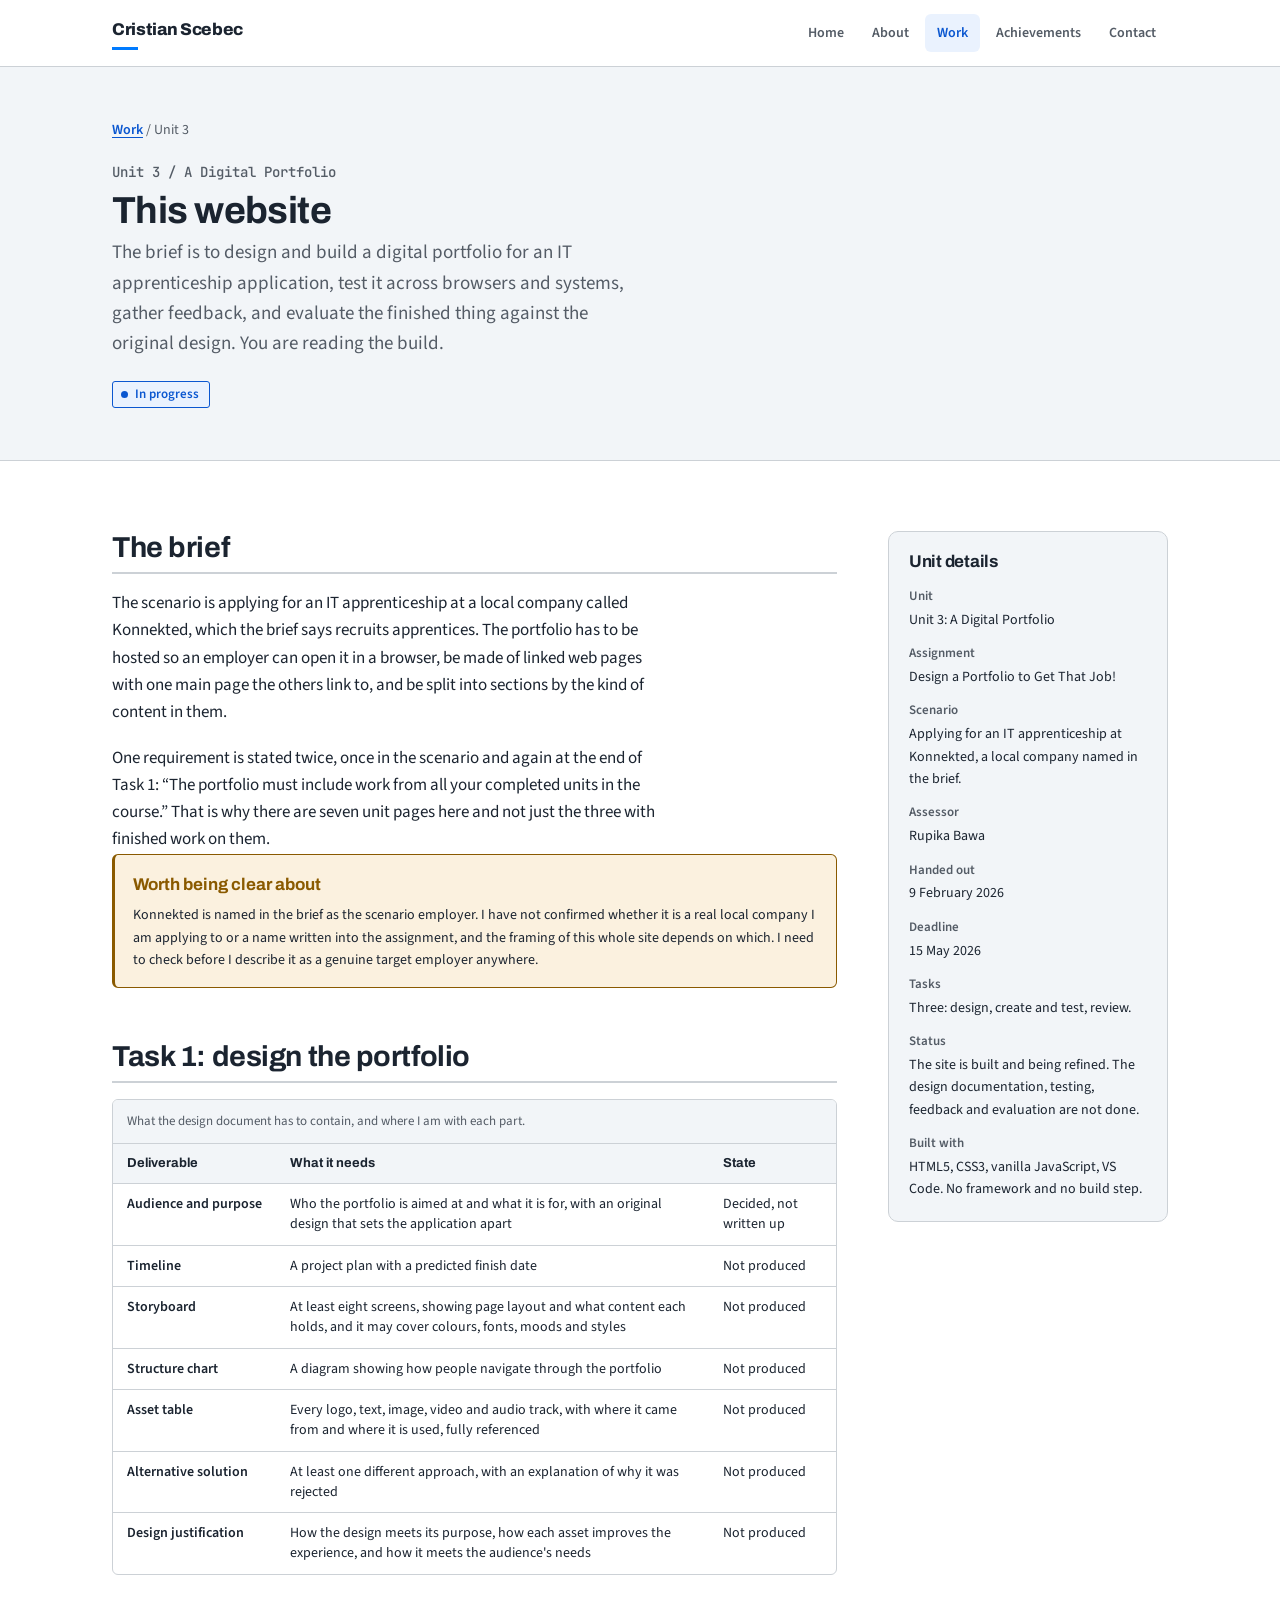
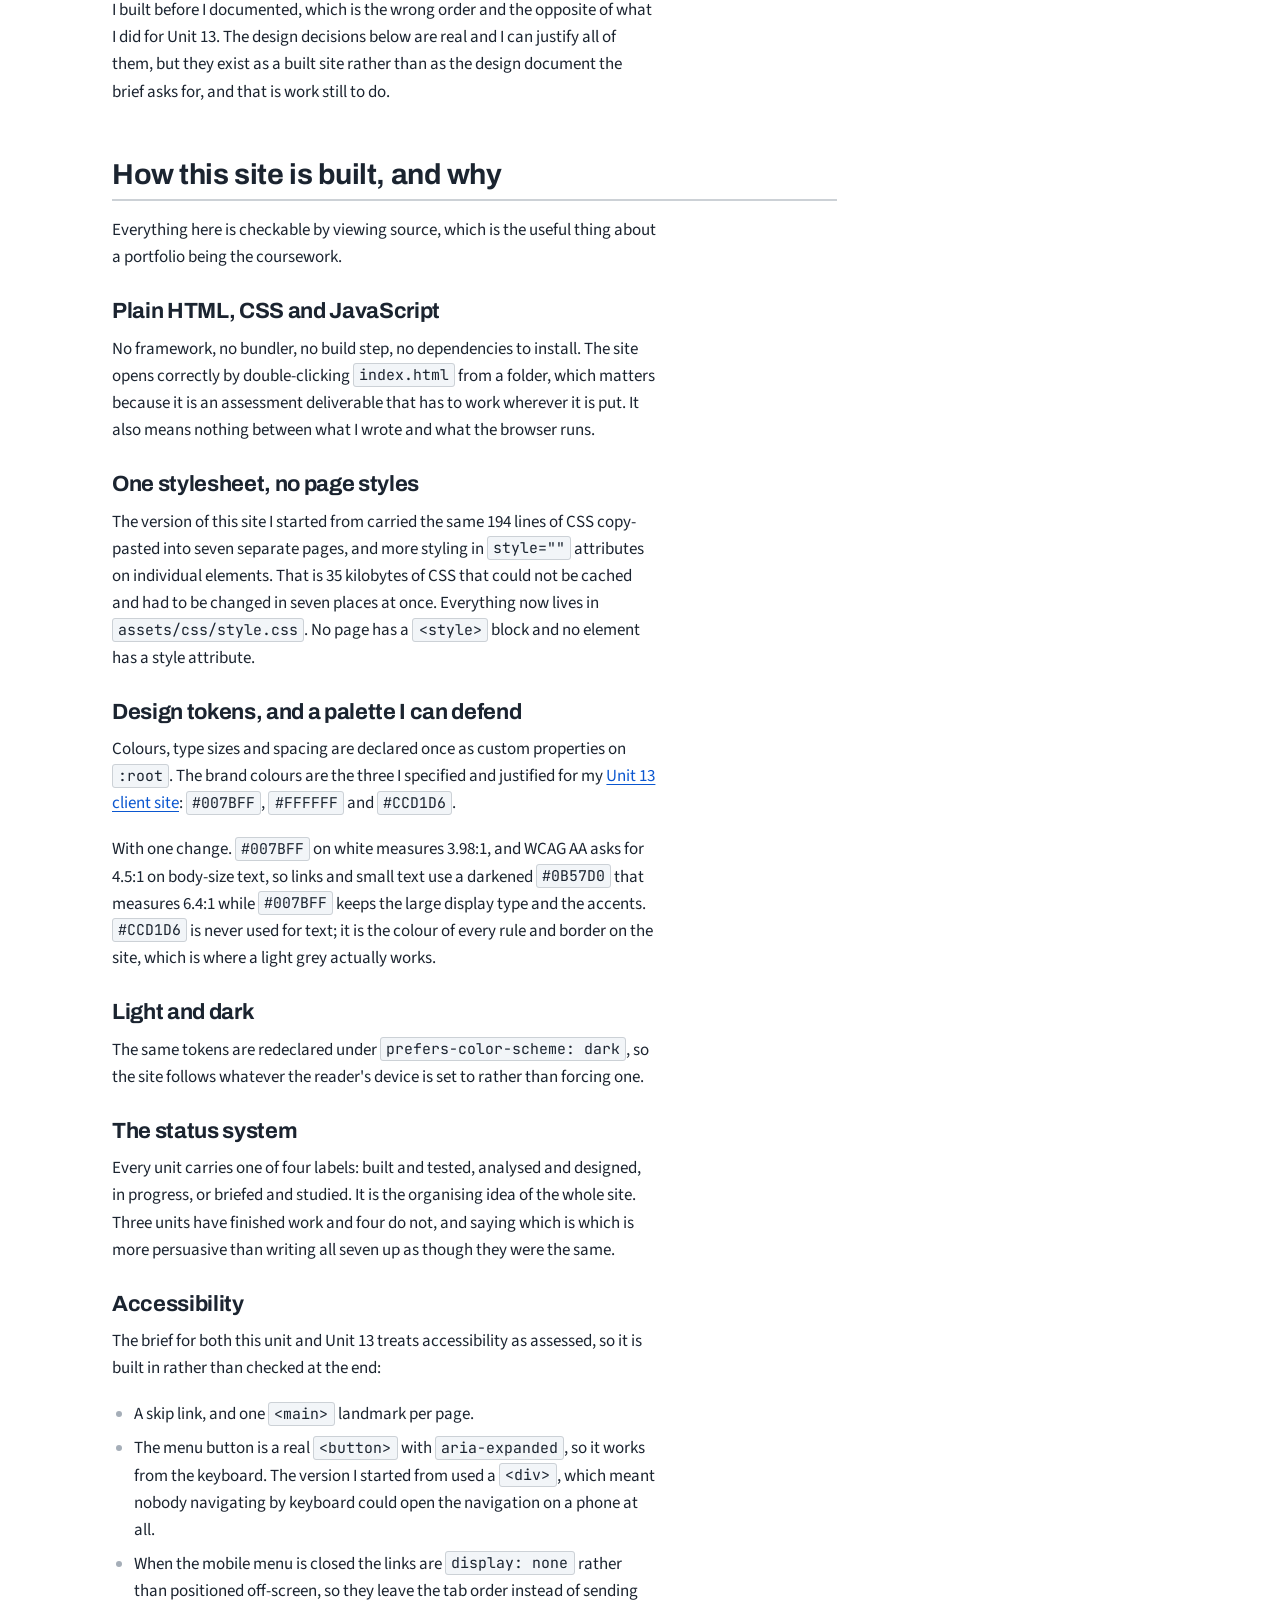
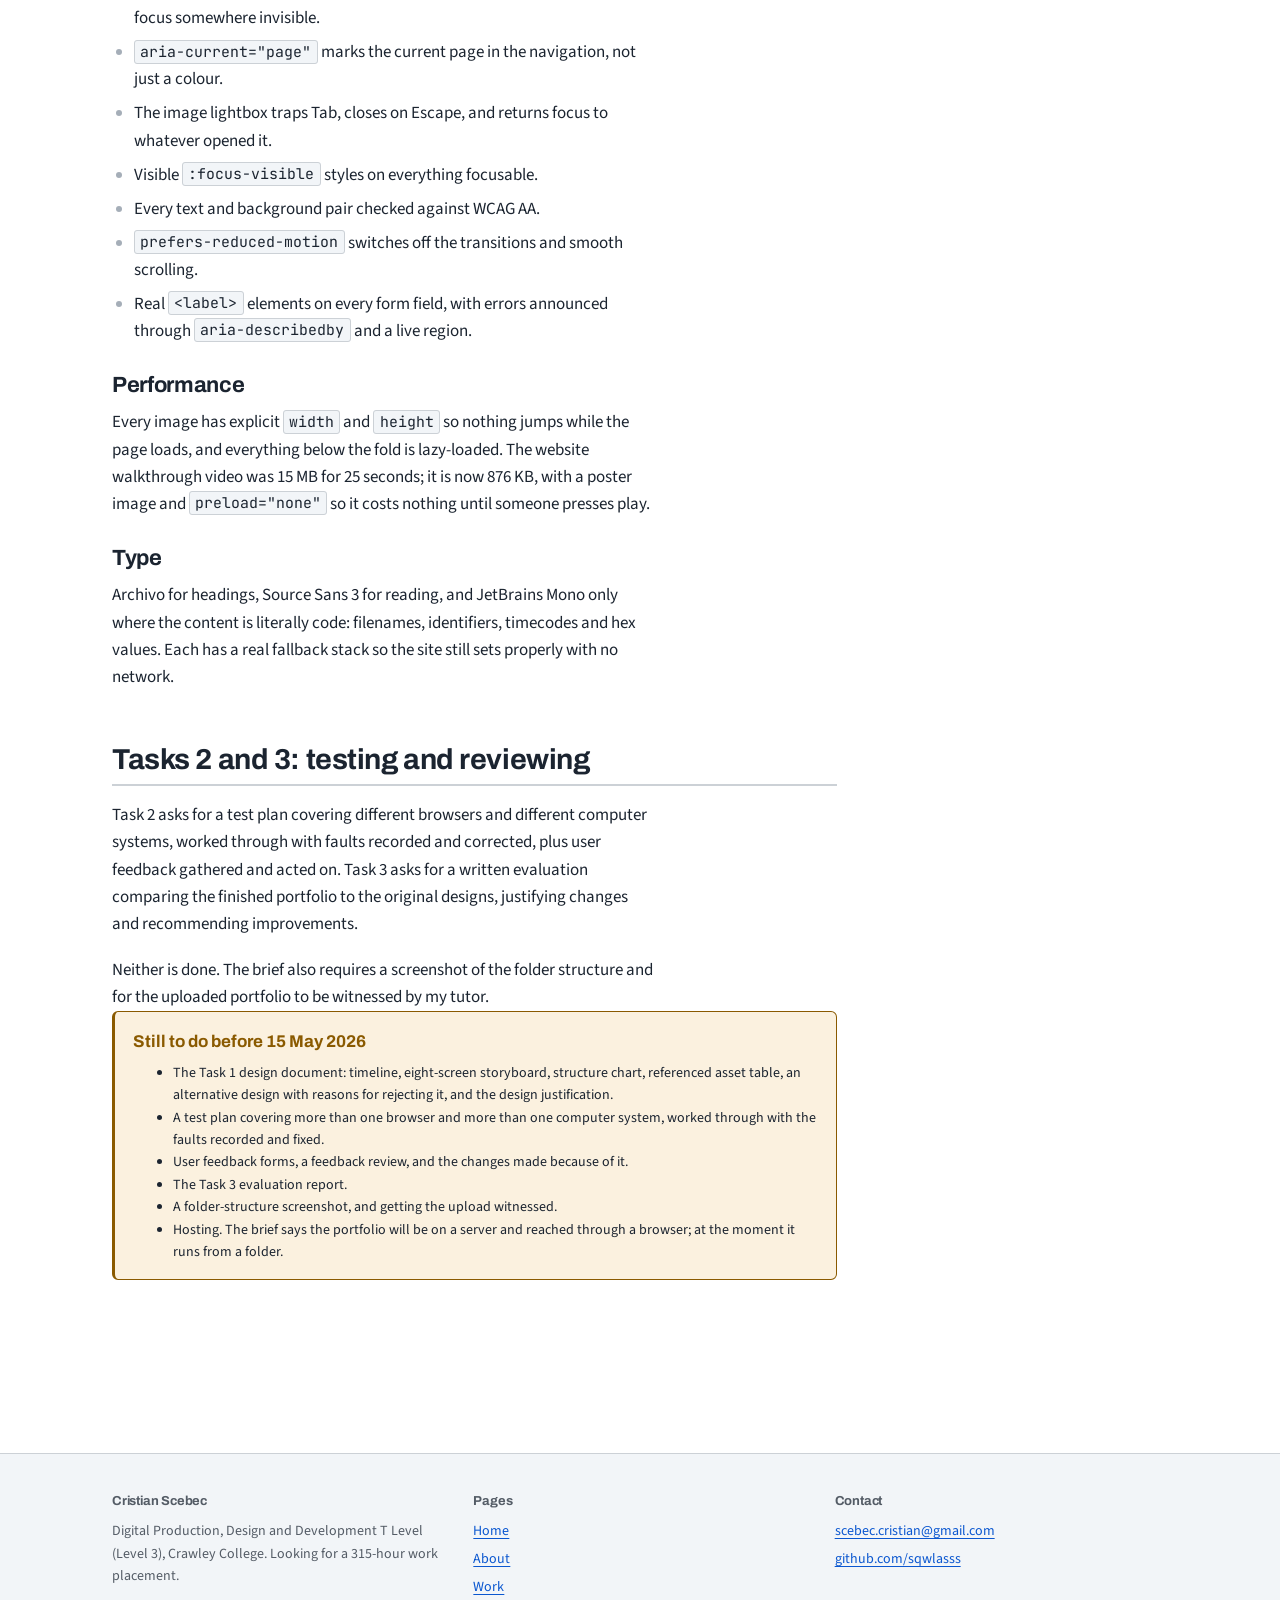
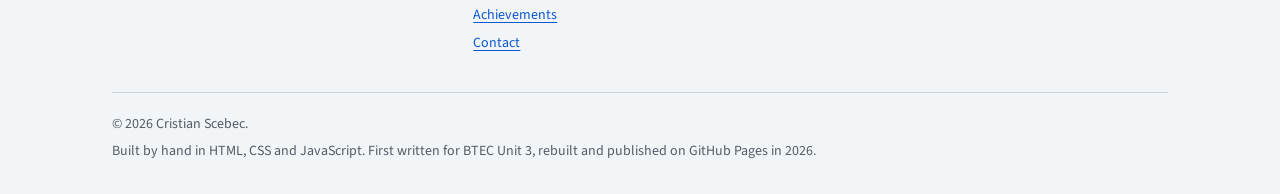
<file: projects/unit-3.html>
<!DOCTYPE html>
<html lang="en">
<head>
<meta charset="UTF-8">
<meta name="viewport" content="width=device-width, initial-scale=1.0">
<title>Unit 3: A Digital Portfolio | Cristian Scebec</title>
<meta name="description" content="The brief for this website: design and build a digital portfolio for an IT apprenticeship application, then test it, gather feedback and review it.">
<meta name="author" content="Cristian Scebec">

<meta property="og:type" content="article">
<link rel="canonical" href="https://sqwlasss.github.io/portfolio/projects/unit-3.html">
<meta property="og:url" content="https://sqwlasss.github.io/portfolio/projects/unit-3.html">
<meta property="og:title" content="Unit 3: A Digital Portfolio | Cristian Scebec">
<meta property="og:description" content="The brief for this website: design and build a digital portfolio for an IT apprenticeship application, then test it, gather feedback and review it.">
<meta property="og:image" content="https://sqwlasss.github.io/portfolio/assets/images/u13-site-home.jpg">
<meta name="twitter:card" content="summary_large_image">

<link rel="icon" href="../assets/images/favicon-32.png" sizes="32x32">
<link rel="apple-touch-icon" href="../assets/images/favicon-180.png">

<link rel="preconnect" href="https://fonts.googleapis.com">
<link rel="preconnect" href="https://fonts.gstatic.com" crossorigin>
<link href="https://fonts.googleapis.com/css2?family=Archivo:wght@500;600;700;800&family=Source+Sans+3:wght@400;600&family=JetBrains+Mono:wght@400;500&display=swap" rel="stylesheet">

<link rel="stylesheet" href="../assets/css/style.css">
</head>
<body>
<a class="skip-link" href="#main">Skip to main content</a>

<nav class="site-nav" aria-label="Main">
  <div class="shell site-nav__inner">
    <a class="brand" href="../index.html">Cristian Scebec</a>

    <button class="nav-toggle" type="button" aria-expanded="false" aria-controls="primary-navigation">
      <span class="nav-toggle__bars" aria-hidden="true"></span>
      <span class="nav-toggle__label">Menu</span>
    </button>

    <ul class="nav-list" id="primary-navigation">
      <li><a href="../index.html">Home</a></li>
      <li><a href="../about.html">About</a></li>
      <li><a href="../projects.html" aria-current="page">Work</a></li>
      <li><a href="../achievements.html">Achievements</a></li>
      <li><a href="../contact.html">Contact</a></li>
    </ul>
  </div>
</nav>

<main id="main">

<header class="unit-header">
  <div class="shell">
    <p class="breadcrumb"><a href="../projects.html">Work</a> / Unit 3</p>
    <span class="unit-header__unit">Unit 3 / A Digital Portfolio</span>
    <h1>This website</h1>
    <p class="unit-header__sub">The brief is to design and build a digital portfolio for an IT
    apprenticeship application, test it across browsers and systems, gather feedback, and
    evaluate the finished thing against the original design. You are reading the build.</p>
    <p class="status status--progress">In progress</p>
  </div>
</header>

<div class="section">
  <div class="shell">
    <div class="unit-layout">

      <div>

        <section class="unit-section">
          <h2>The brief</h2>
          <div class="prose">
            <p>The scenario is applying for an IT apprenticeship at a local company called
            Konnekted, which the brief says recruits apprentices. The portfolio has to be
            hosted so an employer can open it in a browser, be made of linked web pages with
            one main page the others link to, and be split into sections by the kind of content
            in them.</p>
            <p>One requirement is stated twice, once in the scenario and again at the end of
            Task 1: <q>The portfolio must include work from all your completed units in the
            course.</q> That is why there are seven unit pages here and not just the three with
            finished work on them.</p>
          </div>
          <div class="callout callout--todo">
            <p class="callout__title">Worth being clear about</p>
            <p>Konnekted is named in the brief as the scenario employer. I have not confirmed
            whether it is a real local company I am applying to or a name written into the
            assignment, and the framing of this whole site depends on which. I need to check
            before I describe it as a genuine target employer anywhere.</p>
          </div>
        </section>

        <section class="unit-section">
          <h2>Task 1: design the portfolio</h2>
          <div class="table-scroll">
            <table class="evidence-table">
              <caption>What the design document has to contain, and where I am with each
              part.</caption>
              <thead>
                <tr>
                  <th scope="col">Deliverable</th>
                  <th scope="col">What it needs</th>
                  <th scope="col">State</th>
                </tr>
              </thead>
              <tbody>
                <tr><th scope="row">Audience and purpose</th><td>Who the portfolio is aimed at and what it is for, with an original design that sets the application apart</td><td>Decided, not written up</td></tr>
                <tr><th scope="row">Timeline</th><td>A project plan with a predicted finish date</td><td>Not produced</td></tr>
                <tr><th scope="row">Storyboard</th><td>At least eight screens, showing page layout and what content each holds, and it may cover colours, fonts, moods and styles</td><td>Not produced</td></tr>
                <tr><th scope="row">Structure chart</th><td>A diagram showing how people navigate through the portfolio</td><td>Not produced</td></tr>
                <tr><th scope="row">Asset table</th><td>Every logo, text, image, video and audio track, with where it came from and where it is used, fully referenced</td><td>Not produced</td></tr>
                <tr><th scope="row">Alternative solution</th><td>At least one different approach, with an explanation of why it was rejected</td><td>Not produced</td></tr>
                <tr><th scope="row">Design justification</th><td>How the design meets its purpose, how each asset improves the experience, and how it meets the audience's needs</td><td>Not produced</td></tr>
              </tbody>
            </table>
          </div>
          <div class="prose">
            <p>I built before I documented, which is the wrong order and the opposite of what I
            did for Unit 13. The design decisions below are real and I can justify all of them,
            but they exist as a built site rather than as the design document the brief asks
            for, and that is work still to do.</p>
          </div>
        </section>

        <section class="unit-section">
          <h2>How this site is built, and why</h2>
          <div class="prose">
            <p>Everything here is checkable by viewing source, which is the useful thing about
            a portfolio being the coursework.</p>

            <h3>Plain HTML, CSS and JavaScript</h3>
            <p>No framework, no bundler, no build step, no dependencies to install. The site
            opens correctly by double-clicking <code>index.html</code> from a folder, which
            matters because it is an assessment deliverable that has to work wherever it is
            put. It also means nothing between what I wrote and what the browser runs.</p>

            <h3>One stylesheet, no page styles</h3>
            <p>The version of this site I started from carried the same 194 lines of CSS
            copy-pasted into seven separate pages, and more styling in
            <code>style=""</code> attributes on individual elements. That is 35 kilobytes of
            CSS that could not be cached and had to be changed in seven places at once.
            Everything now lives in <code>assets/css/style.css</code>. No page has a
            <code>&lt;style&gt;</code> block and no element has a style attribute.</p>

            <h3>Design tokens, and a palette I can defend</h3>
            <p>Colours, type sizes and spacing are declared once as custom properties on
            <code>:root</code>. The brand colours are the three I specified and justified for
            my <a href="unit-13.html">Unit 13 client site</a>: <code>#007BFF</code>,
            <code>#FFFFFF</code> and <code>#CCD1D6</code>.</p>
            <p>With one change. <code>#007BFF</code> on white measures 3.98:1, and WCAG AA asks
            for 4.5:1 on body-size text, so links and small text use a darkened
            <code>#0B57D0</code> that measures 6.4:1 while <code>#007BFF</code> keeps the large
            display type and the accents. <code>#CCD1D6</code> is never used for text; it is
            the colour of every rule and border on the site, which is where a light grey
            actually works.</p>

            <h3>Light and dark</h3>
            <p>The same tokens are redeclared under
            <code>prefers-color-scheme: dark</code>, so the site follows whatever the reader's
            device is set to rather than forcing one.</p>

            <h3>The status system</h3>
            <p>Every unit carries one of four labels: built and tested, analysed and designed,
            in progress, or briefed and studied. It is the organising idea of the whole site.
            Three units have finished work and four do not, and saying which is which is more
            persuasive than writing all seven up as though they were the same.</p>

            <h3>Accessibility</h3>
            <p>The brief for both this unit and Unit 13 treats accessibility as assessed, so it
            is built in rather than checked at the end:</p>
            <ul>
              <li>A skip link, and one <code>&lt;main&gt;</code> landmark per page.</li>
              <li>The menu button is a real <code>&lt;button&gt;</code> with
              <code>aria-expanded</code>, so it works from the keyboard. The version I started
              from used a <code>&lt;div&gt;</code>, which meant nobody navigating by keyboard
              could open the navigation on a phone at all.</li>
              <li>When the mobile menu is closed the links are <code>display: none</code>
              rather than positioned off-screen, so they leave the tab order instead of sending
              focus somewhere invisible.</li>
              <li><code>aria-current="page"</code> marks the current page in the navigation,
              not just a colour.</li>
              <li>The image lightbox traps Tab, closes on Escape, and returns focus to whatever
              opened it.</li>
              <li>Visible <code>:focus-visible</code> styles on everything focusable.</li>
              <li>Every text and background pair checked against WCAG AA.</li>
              <li><code>prefers-reduced-motion</code> switches off the transitions and smooth
              scrolling.</li>
              <li>Real <code>&lt;label&gt;</code> elements on every form field, with errors
              announced through <code>aria-describedby</code> and a live region.</li>
            </ul>

            <h3>Performance</h3>
            <p>Every image has explicit <code>width</code> and <code>height</code> so nothing
            jumps while the page loads, and everything below the fold is lazy-loaded. The
            website walkthrough video was 15 MB for 25 seconds; it is now 876 KB, with a poster
            image and <code>preload="none"</code> so it costs nothing until someone presses
            play.</p>

            <h3>Type</h3>
            <p>Archivo for headings, Source Sans 3 for reading, and JetBrains Mono only where
            the content is literally code: filenames, identifiers, timecodes and hex values.
            Each has a real fallback stack so the site still sets properly with no network.</p>
          </div>
        </section>

        <section class="unit-section">
          <h2>Tasks 2 and 3: testing and reviewing</h2>
          <div class="prose">
            <p>Task 2 asks for a test plan covering different browsers and different computer
            systems, worked through with faults recorded and corrected, plus user feedback
            gathered and acted on. Task 3 asks for a written evaluation comparing the finished
            portfolio to the original designs, justifying changes and recommending
            improvements.</p>
            <p>Neither is done. The brief also requires a screenshot of the folder structure
            and for the uploaded portfolio to be witnessed by my tutor.</p>
          </div>

          <div class="callout callout--todo">
            <p class="callout__title">Still to do before 15 May 2026</p>
            <ul>
              <li>The Task 1 design document: timeline, eight-screen storyboard, structure
              chart, referenced asset table, an alternative design with reasons for rejecting
              it, and the design justification.</li>
              <li>A test plan covering more than one browser and more than one computer
              system, worked through with the faults recorded and fixed.</li>
              <li>User feedback forms, a feedback review, and the changes made because of
              it.</li>
              <li>The Task 3 evaluation report.</li>
              <li>A folder-structure screenshot, and getting the upload witnessed.</li>
              <li>Hosting. The brief says the portfolio will be on a server and reached through
              a browser; at the moment it runs from a folder.</li>
            </ul>
          </div>
        </section>

      </div>

      <aside class="unit-rail">
        <h2>Unit details</h2>
        <dl class="meta-list">
          <dt>Unit</dt>
          <dd>Unit 3: A Digital Portfolio</dd>

          <dt>Assignment</dt>
          <dd>Design a Portfolio to Get That Job!</dd>

          <dt>Scenario</dt>
          <dd>Applying for an IT apprenticeship at Konnekted, a local company named in the
          brief.</dd>

          <dt>Assessor</dt>
          <dd>Rupika Bawa</dd>

          <dt>Handed out</dt>
          <dd>9 February 2026</dd>

          <dt>Deadline</dt>
          <dd>15 May 2026</dd>

          <dt>Tasks</dt>
          <dd>Three: design, create and test, review.</dd>

          <dt>Status</dt>
          <dd>The site is built and being refined. The design documentation, testing, feedback
          and evaluation are not done.</dd>

          <dt>Built with</dt>
          <dd>HTML5, CSS3, vanilla JavaScript, VS Code. No framework and no build step.</dd>
        </dl>
      </aside>

    </div>
  </div>
</div>

</main>

<footer class="site-footer">
  <div class="shell">
    <div class="site-footer__grid">
      <div>
        <h2>Cristian Scebec</h2>
        <p>Digital Production, Design and Development T Level (Level 3), Crawley College. Looking for a 315-hour work placement.</p>
      </div>
      <div>
        <h2>Pages</h2>
        <ul>
          <li><a href="../index.html">Home</a></li>
          <li><a href="../about.html">About</a></li>
          <li><a href="../projects.html">Work</a></li>
          <li><a href="../achievements.html">Achievements</a></li>
          <li><a href="../contact.html">Contact</a></li>
        </ul>
      </div>
      <div>
        <h2>Contact</h2>
        <ul>
          <li><a href="mailto:scebec.cristian@gmail.com">scebec.cristian@gmail.com</a></li>
          <li><a href="https://github.com/sqwlasss" rel="noopener noreferrer" target="_blank">github.com/sqwlasss</a></li>
        </ul>
      </div>
    </div>
    <div class="site-footer__base">
      <p>&copy; 2026 Cristian Scebec.</p>
      <p>Built by hand in HTML, CSS and JavaScript. First written for BTEC Unit 3, rebuilt and published on GitHub Pages in 2026.</p>
    </div>
  </div>
</footer>

<script src="../assets/js/main.js"></script>
</body>
</html>
</file>
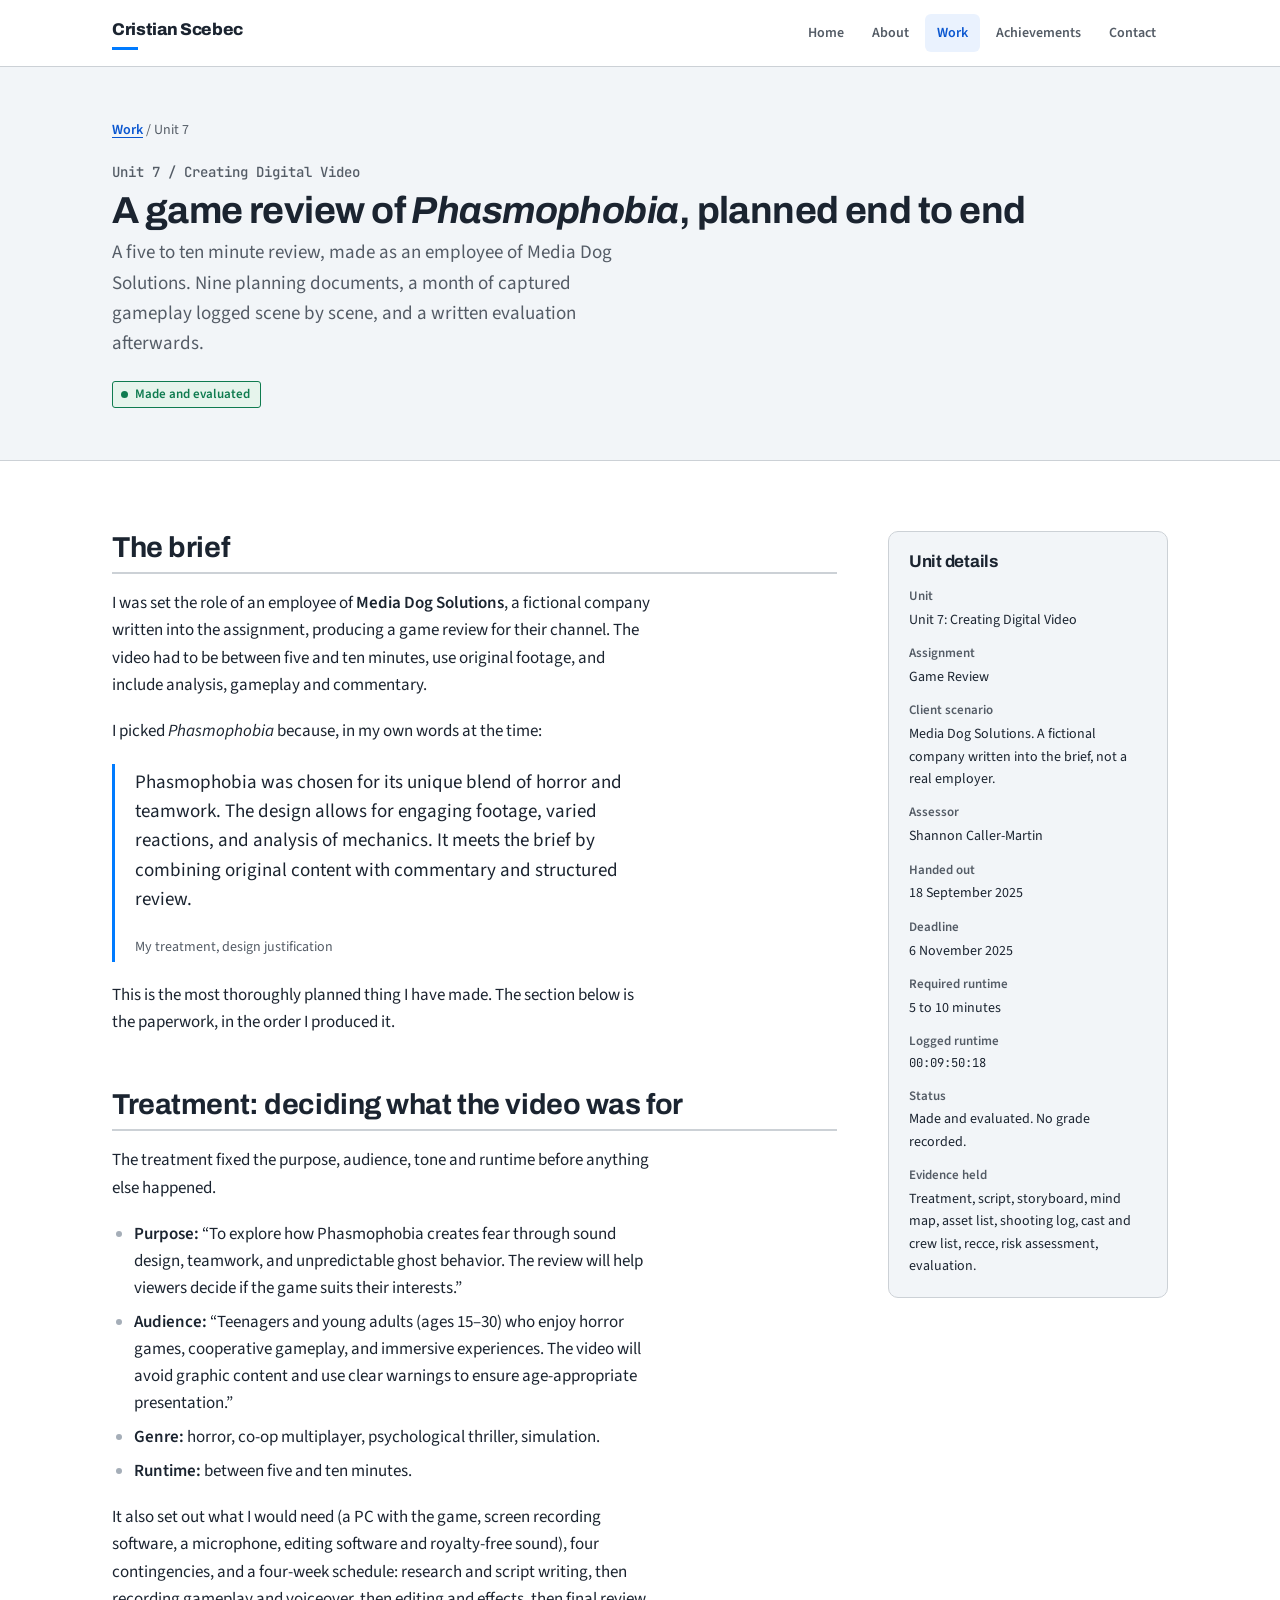
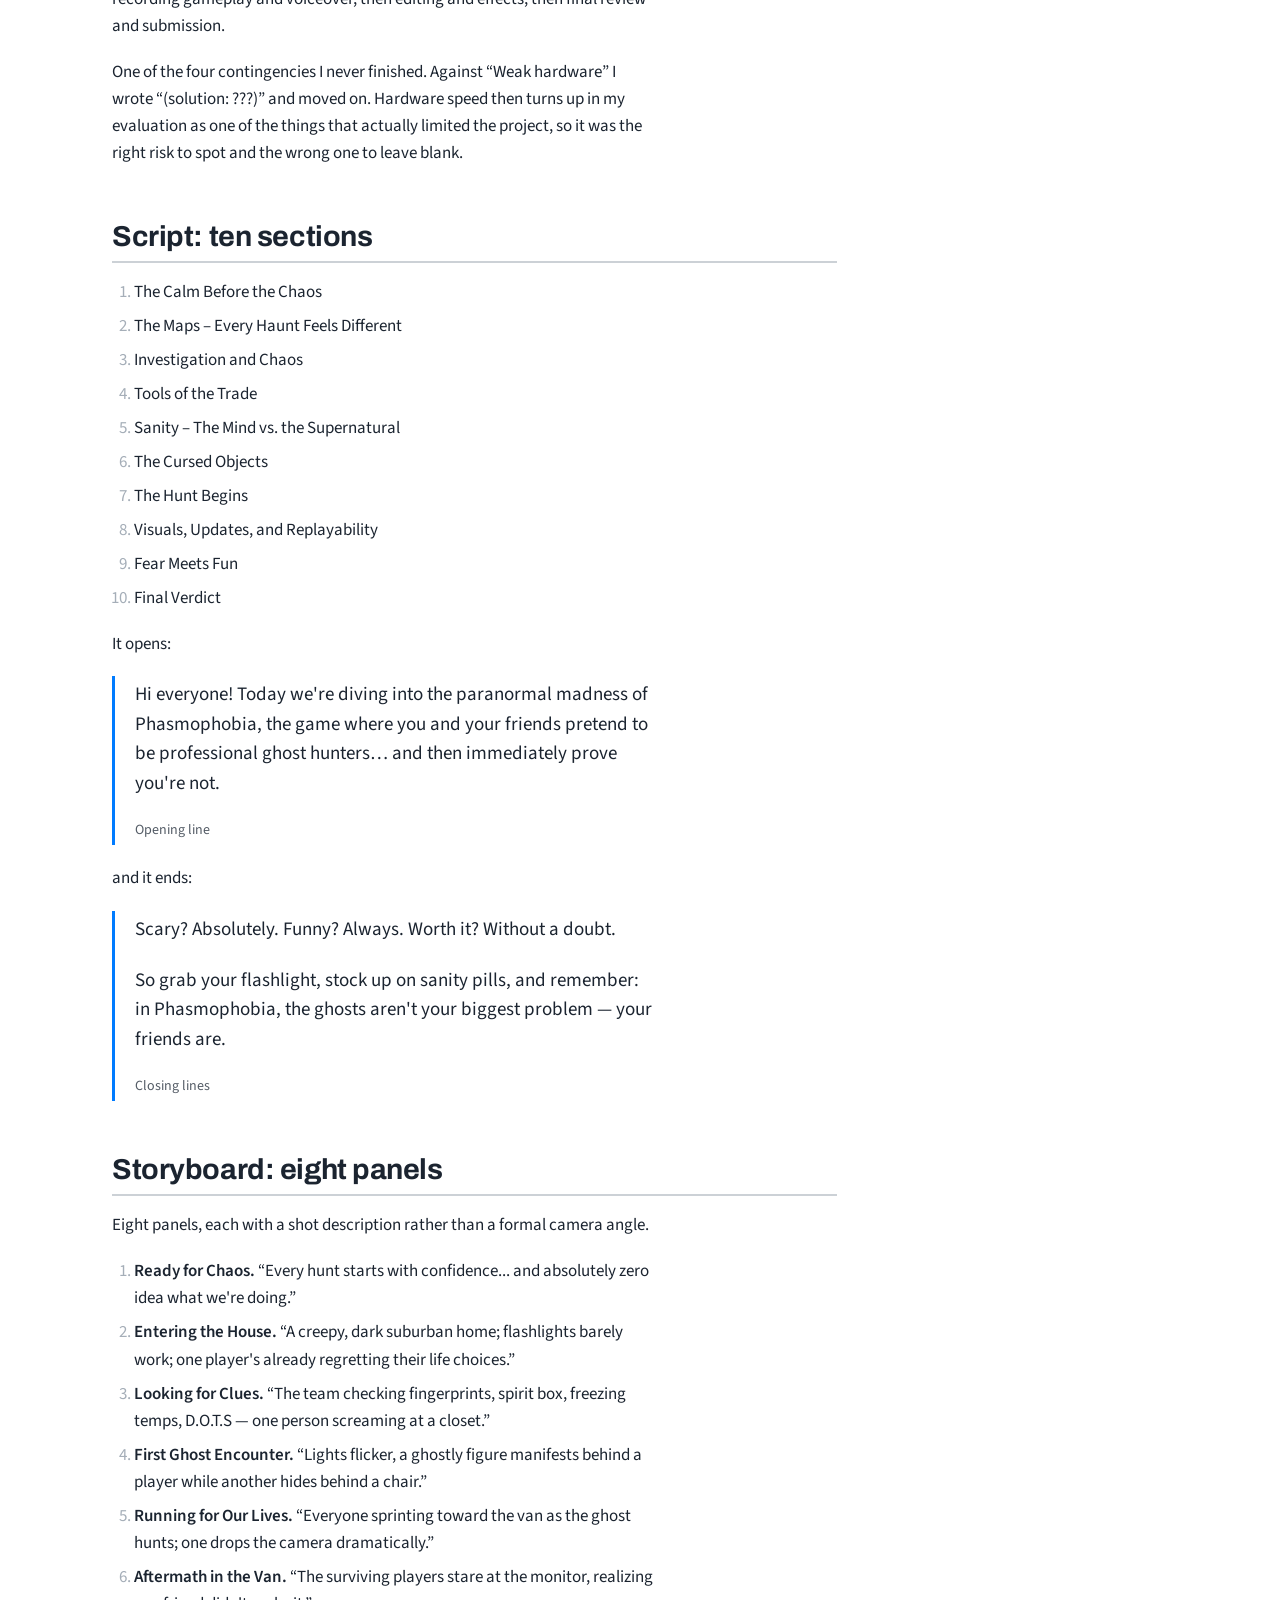
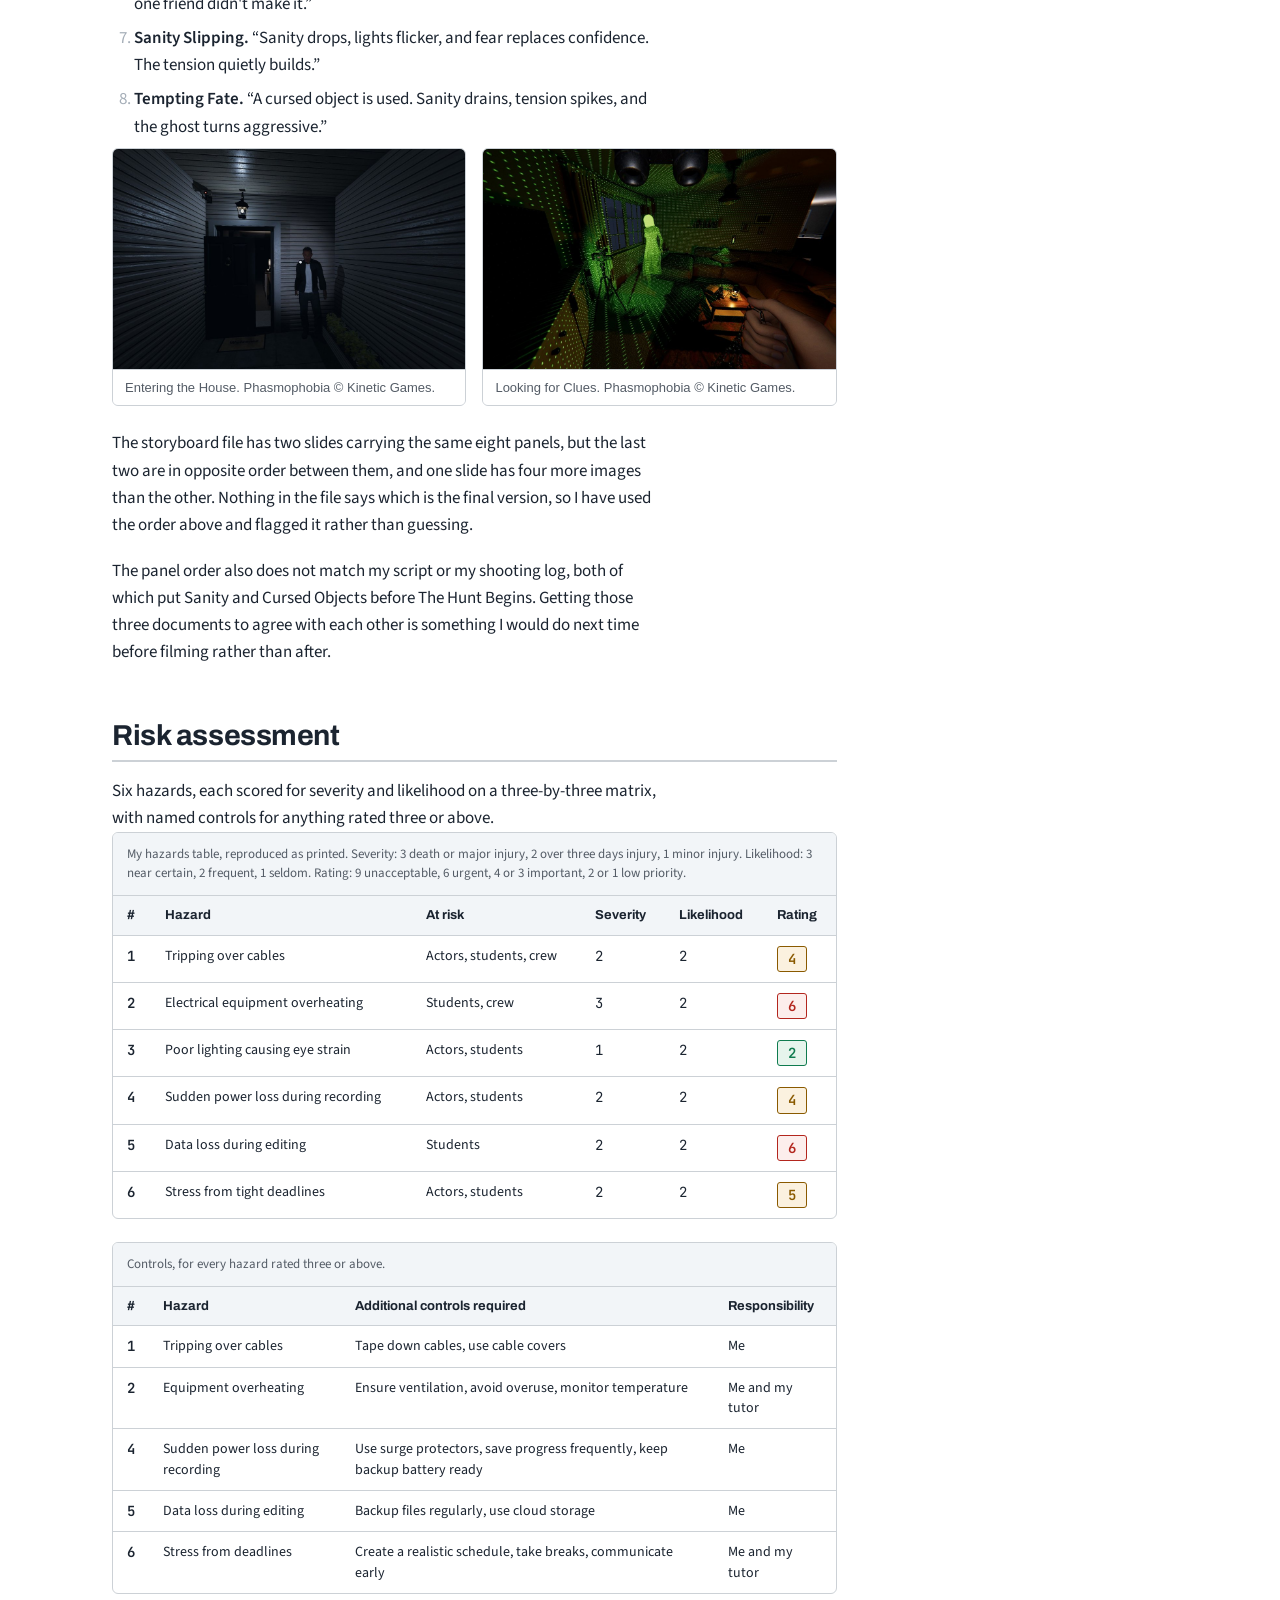
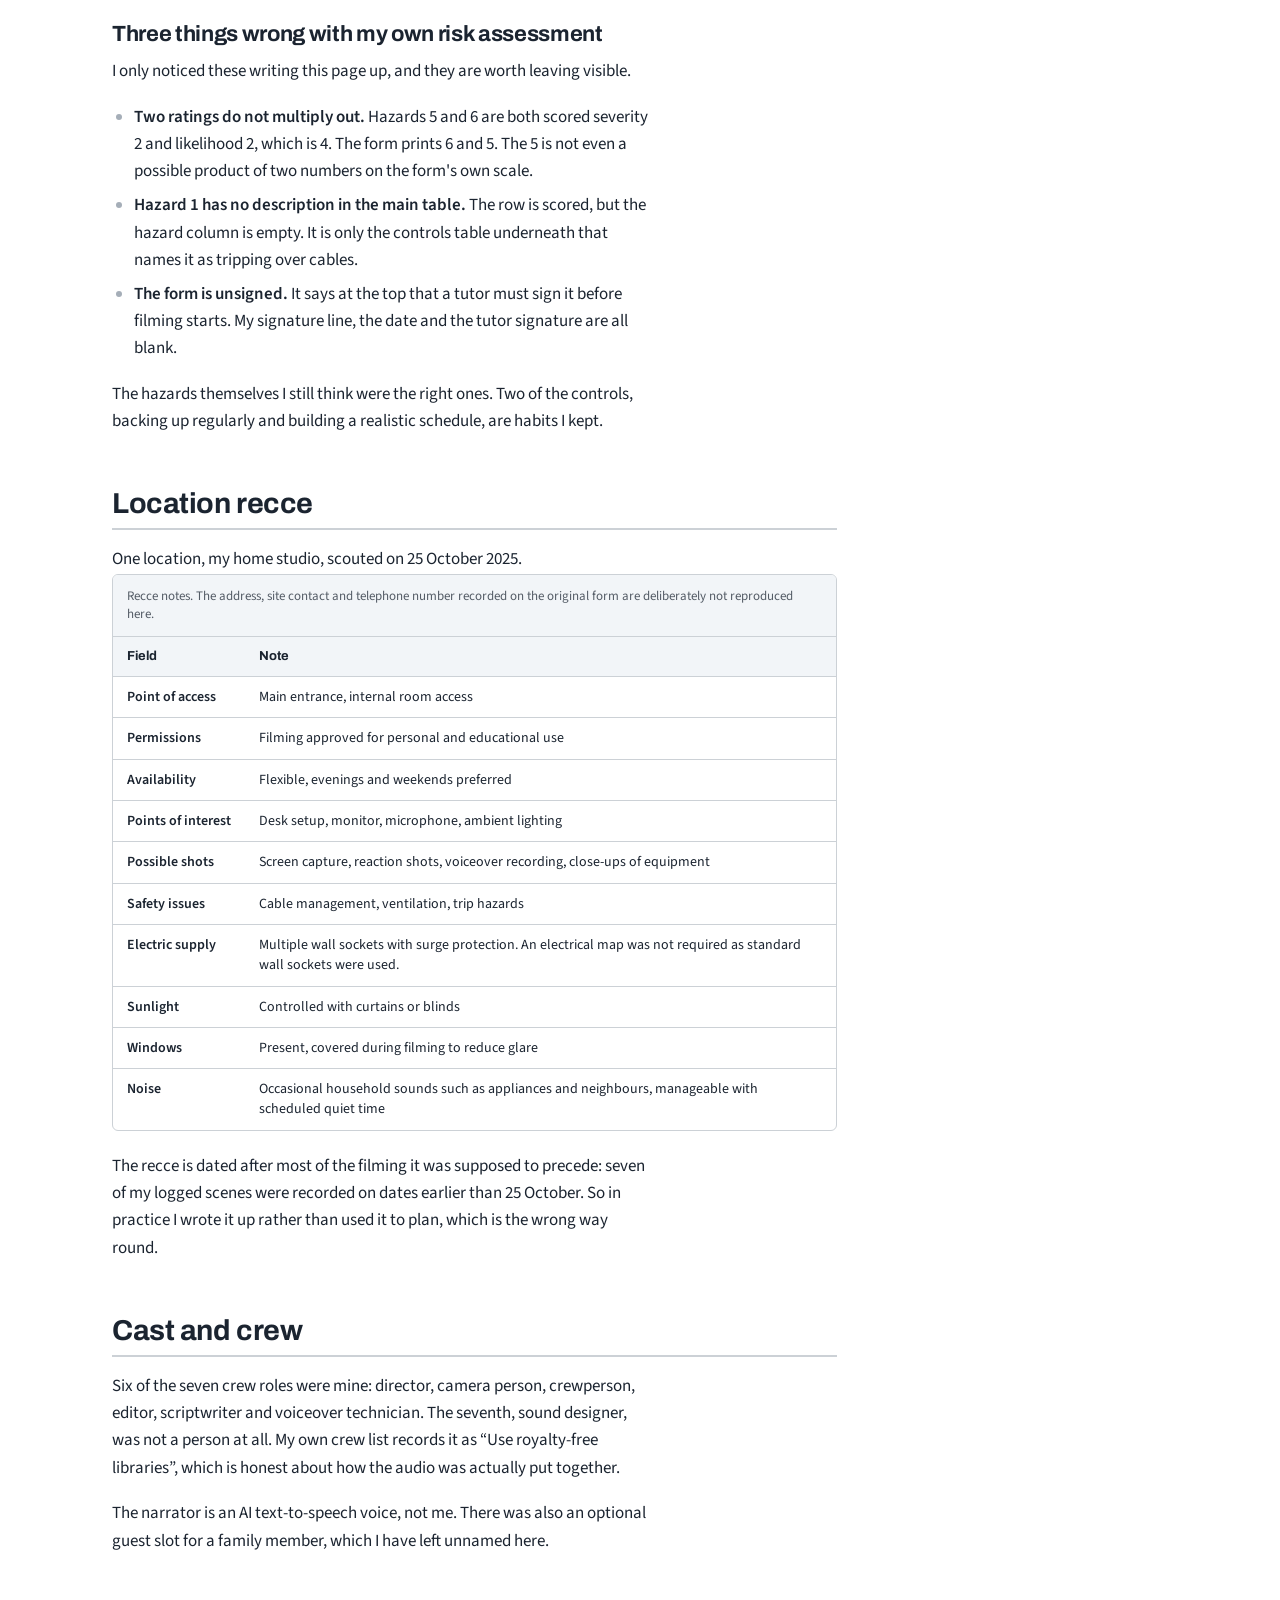
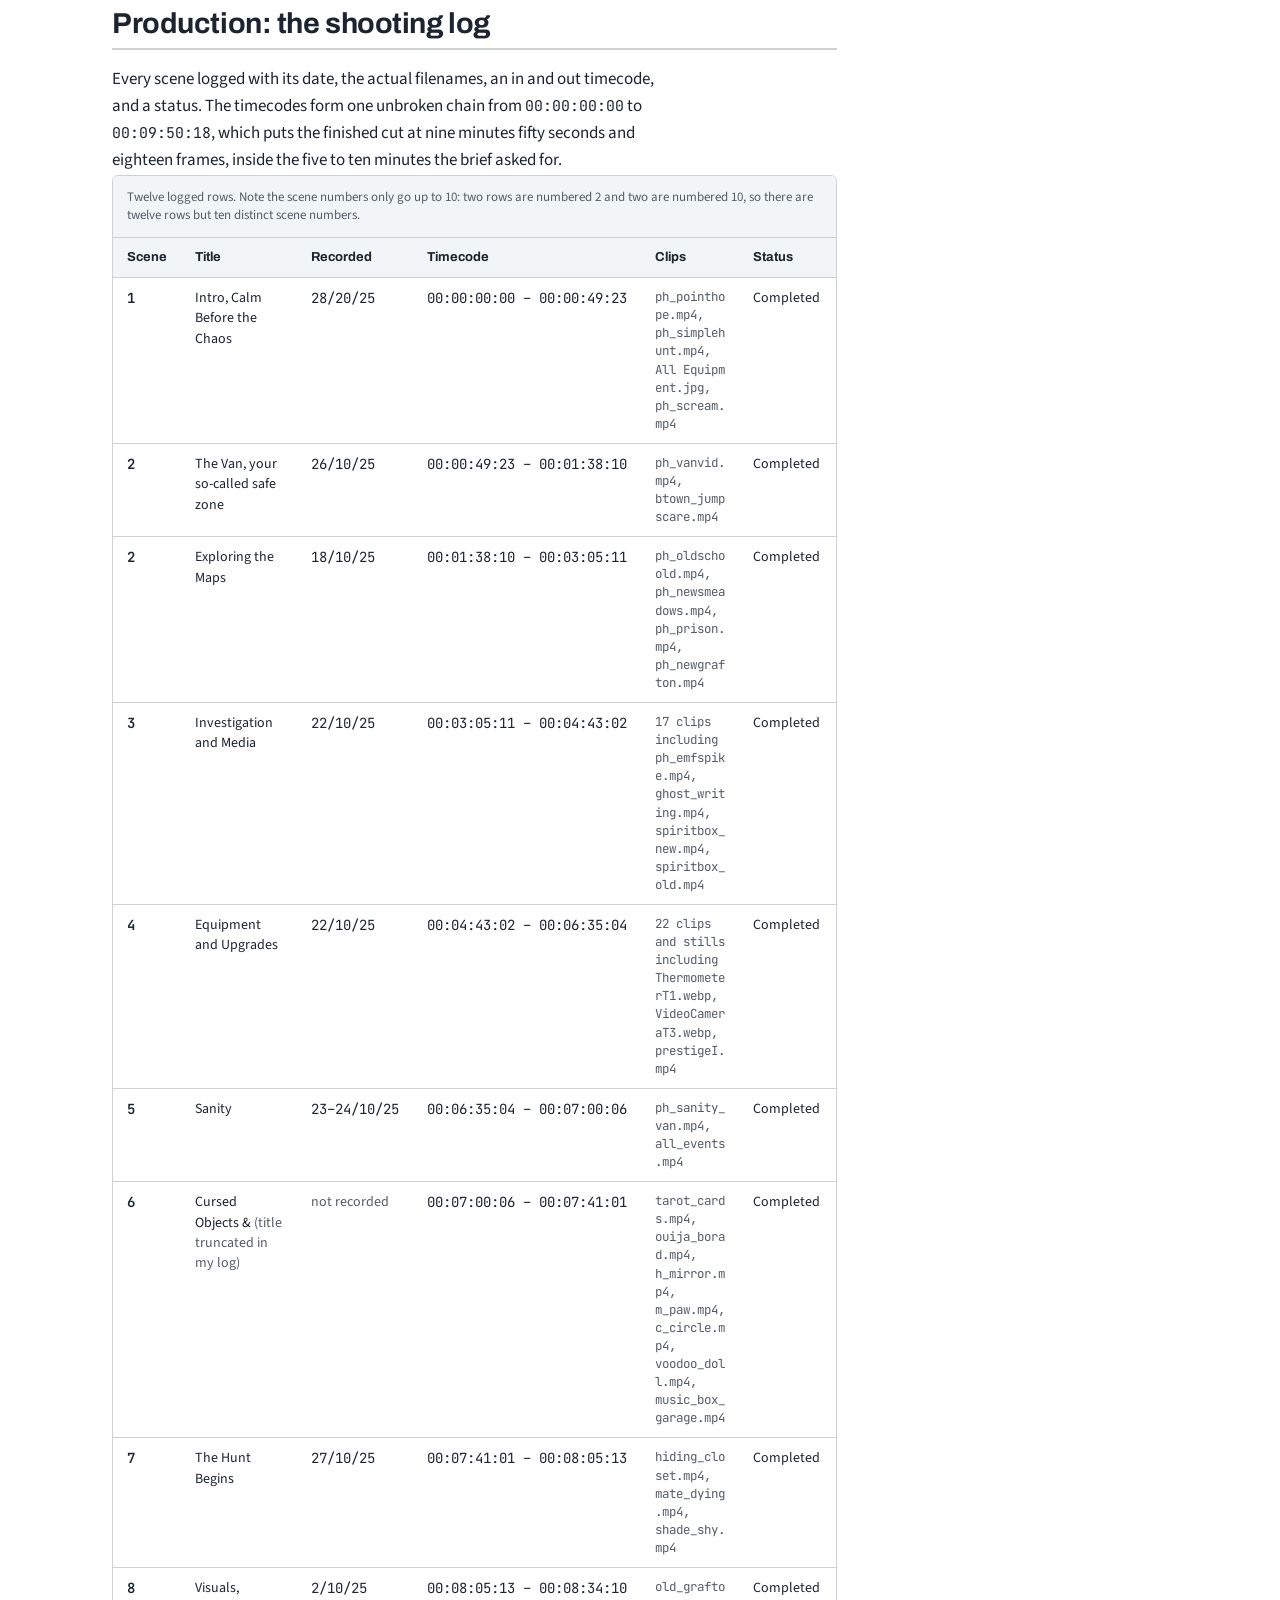
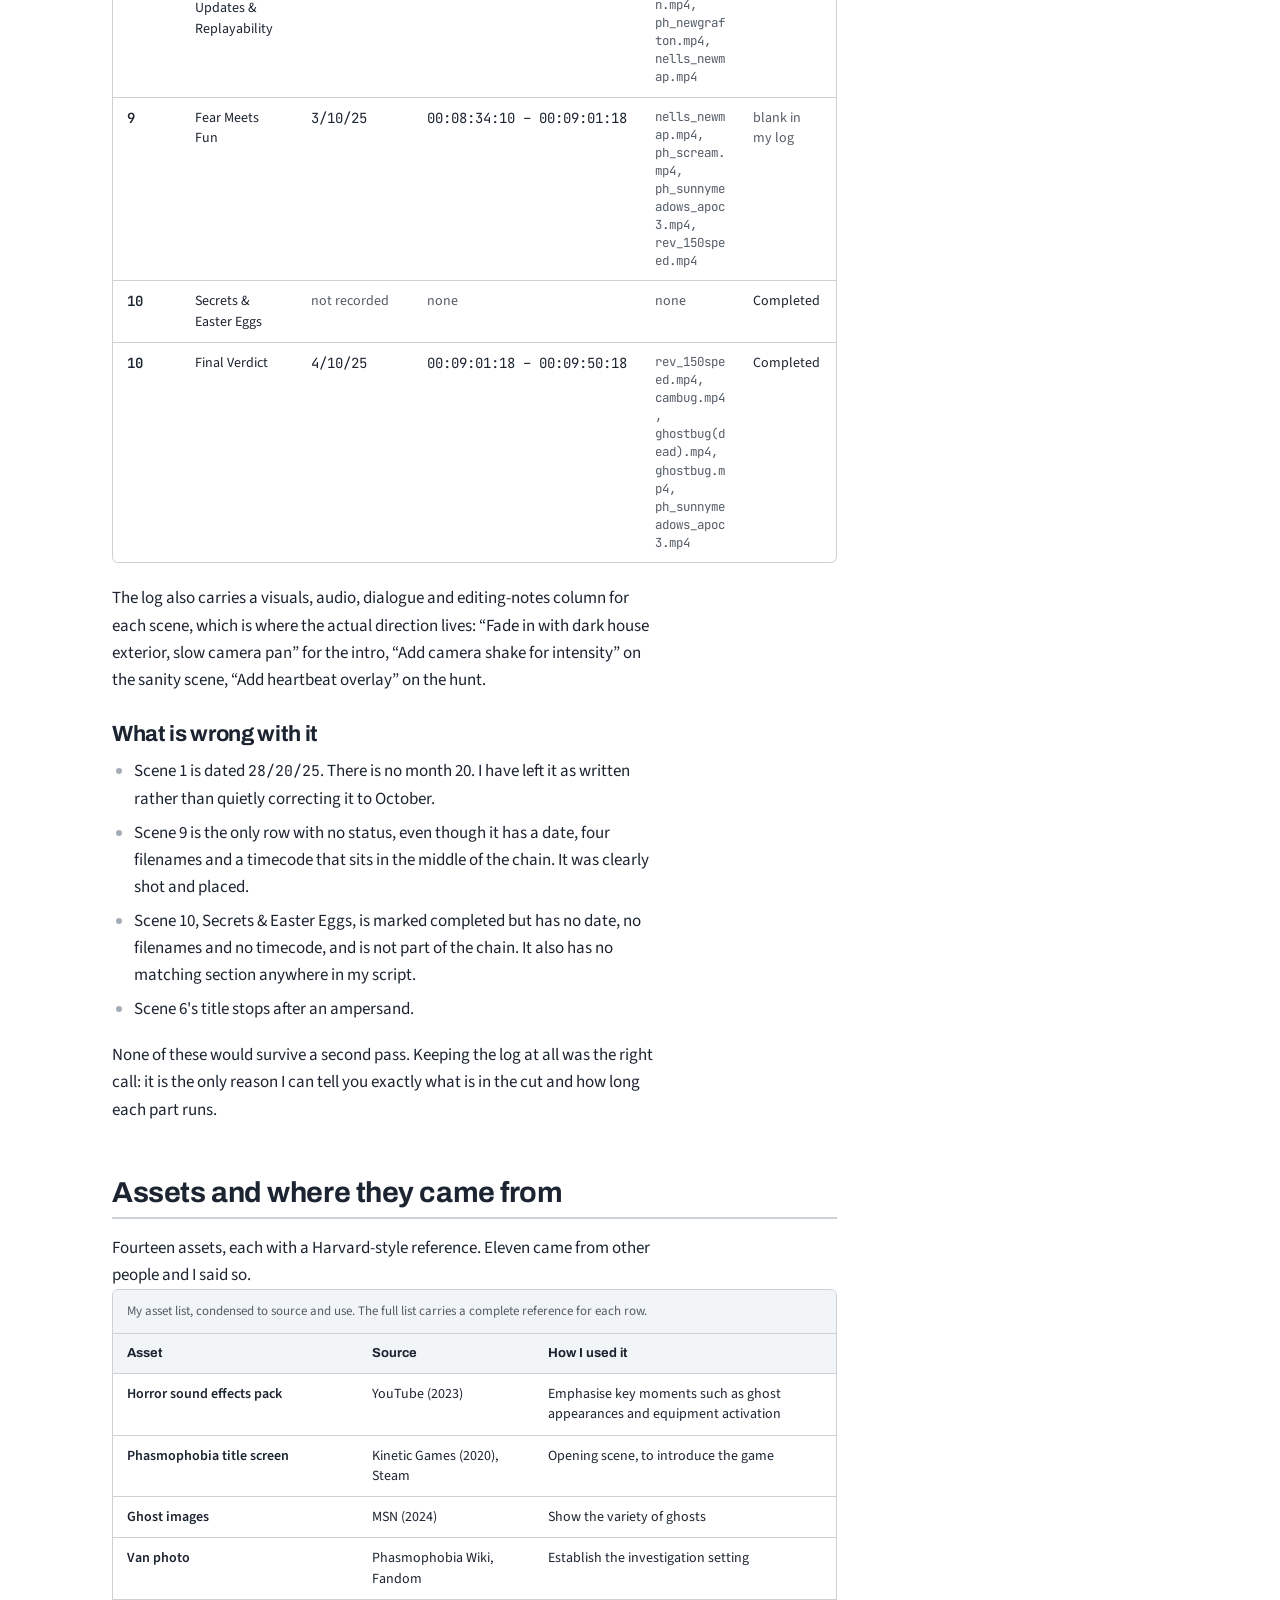
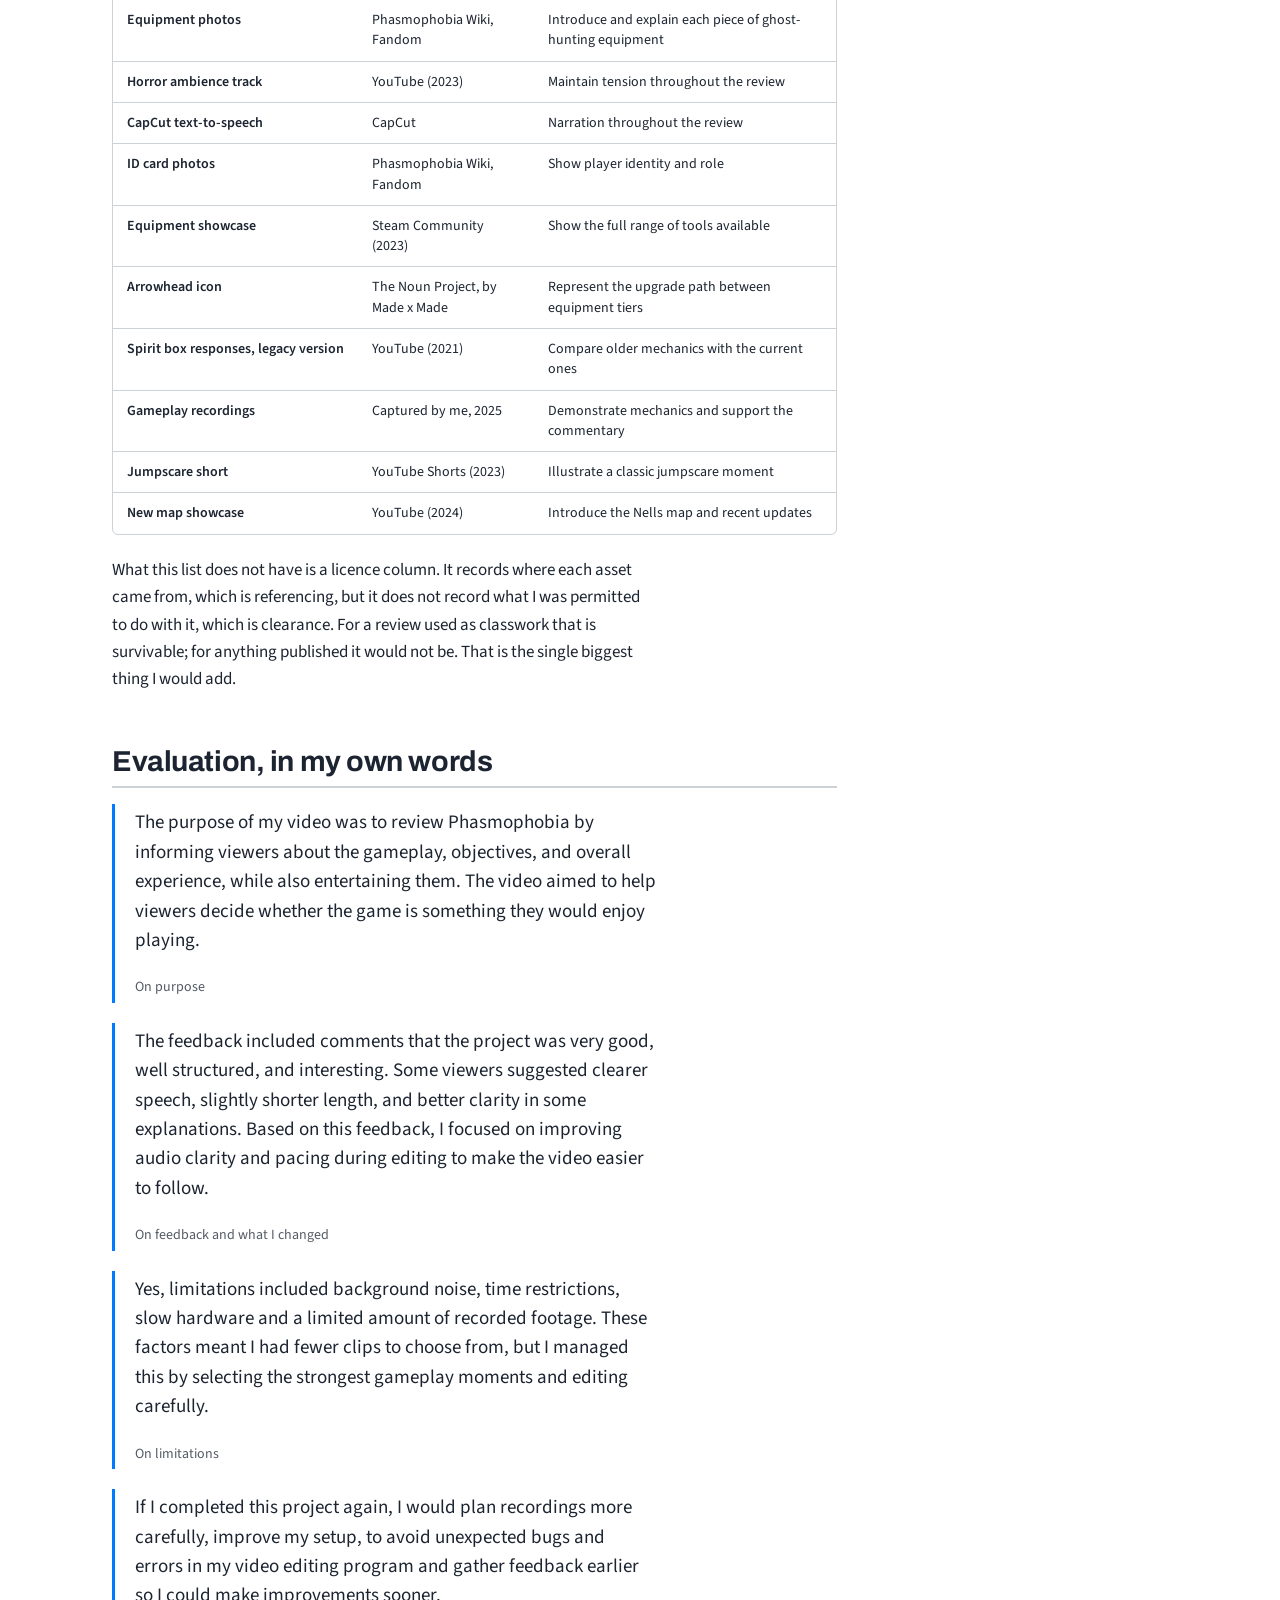
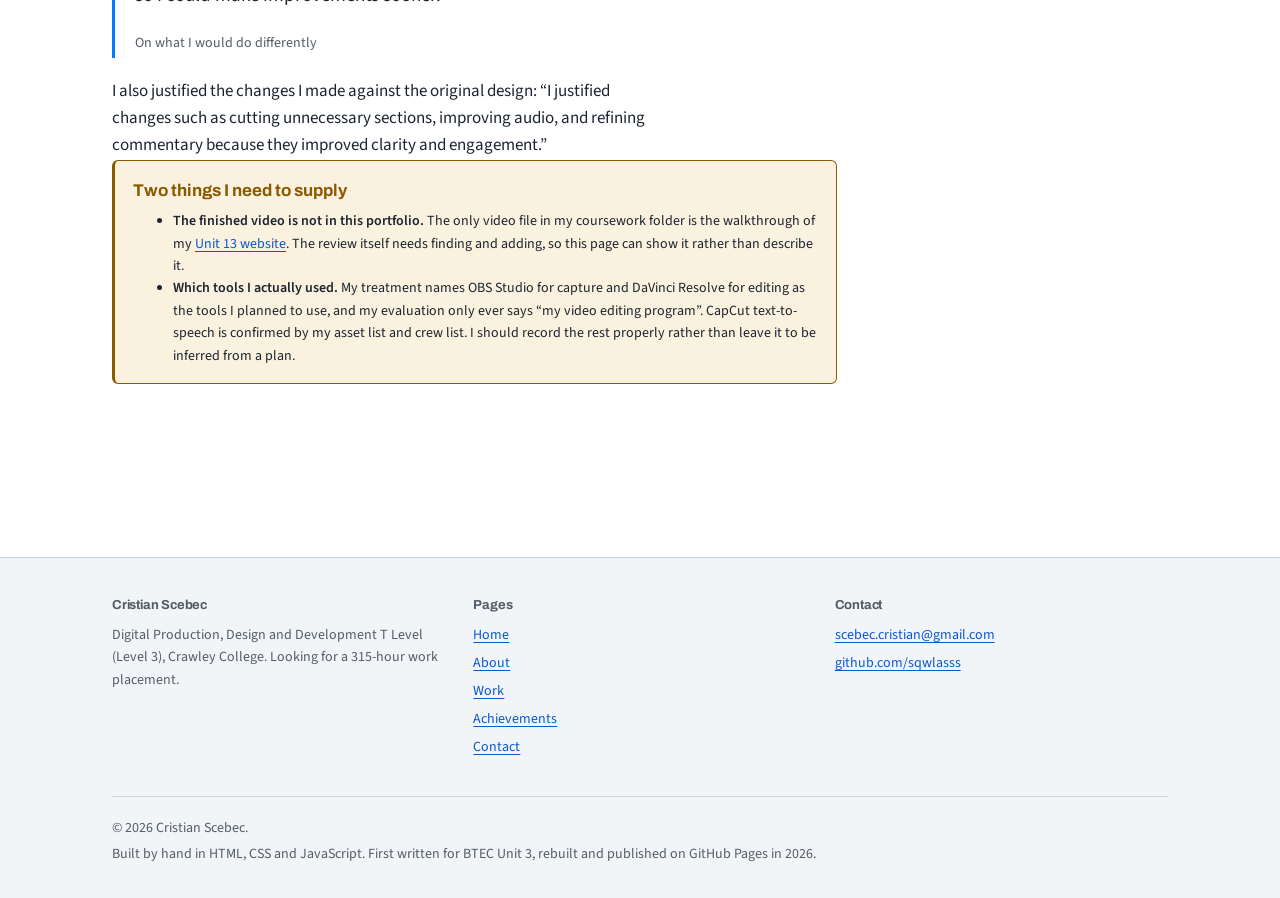
<file: projects/unit-7.html>
<!DOCTYPE html>
<html lang="en">
<head>
<meta charset="UTF-8">
<meta name="viewport" content="width=device-width, initial-scale=1.0">
<title>Unit 7: Creating Digital Video | Cristian Scebec</title>
<meta name="description" content="A game review of Phasmophobia planned end to end: treatment, script, storyboard, risk assessment, recce, asset list and a scene-by-scene shooting log.">
<meta name="author" content="Cristian Scebec">

<meta property="og:type" content="article">
<link rel="canonical" href="https://sqwlasss.github.io/portfolio/projects/unit-7.html">
<meta property="og:url" content="https://sqwlasss.github.io/portfolio/projects/unit-7.html">
<meta property="og:title" content="Unit 7: Creating Digital Video | Cristian Scebec">
<meta property="og:description" content="A game review of Phasmophobia planned end to end: treatment, script, storyboard, risk assessment, recce, asset list and a scene-by-scene shooting log.">
<meta property="og:image" content="https://sqwlasss.github.io/portfolio/assets/images/u7-storyboard-house.jpg">
<meta name="twitter:card" content="summary_large_image">

<link rel="icon" href="../assets/images/favicon-32.png" sizes="32x32">
<link rel="apple-touch-icon" href="../assets/images/favicon-180.png">

<link rel="preconnect" href="https://fonts.googleapis.com">
<link rel="preconnect" href="https://fonts.gstatic.com" crossorigin>
<link href="https://fonts.googleapis.com/css2?family=Archivo:wght@500;600;700;800&family=Source+Sans+3:wght@400;600&family=JetBrains+Mono:wght@400;500&display=swap" rel="stylesheet">

<link rel="stylesheet" href="../assets/css/style.css">
</head>
<body>
<a class="skip-link" href="#main">Skip to main content</a>

<nav class="site-nav" aria-label="Main">
  <div class="shell site-nav__inner">
    <a class="brand" href="../index.html">Cristian Scebec</a>

    <button class="nav-toggle" type="button" aria-expanded="false" aria-controls="primary-navigation">
      <span class="nav-toggle__bars" aria-hidden="true"></span>
      <span class="nav-toggle__label">Menu</span>
    </button>

    <ul class="nav-list" id="primary-navigation">
      <li><a href="../index.html">Home</a></li>
      <li><a href="../about.html">About</a></li>
      <li><a href="../projects.html" aria-current="page">Work</a></li>
      <li><a href="../achievements.html">Achievements</a></li>
      <li><a href="../contact.html">Contact</a></li>
    </ul>
  </div>
</nav>

<main id="main">

<header class="unit-header">
  <div class="shell">
    <p class="breadcrumb"><a href="../projects.html">Work</a> / Unit 7</p>
    <span class="unit-header__unit">Unit 7 / Creating Digital Video</span>
    <h1>A game review of <em>Phasmophobia</em>, planned end to end</h1>
    <p class="unit-header__sub">A five to ten minute review, made as an employee of Media Dog
    Solutions. Nine planning documents, a month of captured gameplay logged scene by scene,
    and a written evaluation afterwards.</p>
    <p class="status status--built">Made and evaluated</p>
  </div>
</header>

<div class="section">
  <div class="shell">
    <div class="unit-layout">

      <div>

        <section class="unit-section">
          <h2>The brief</h2>
          <div class="prose">
            <p>I was set the role of an employee of <strong>Media Dog Solutions</strong>, a
            fictional company written into the assignment, producing a game review for their
            channel. The video had to be between five and ten minutes, use original footage,
            and include analysis, gameplay and commentary.</p>
            <p>I picked <em>Phasmophobia</em> because, in my own words at the time:</p>
            <blockquote class="quote">
              <p>Phasmophobia was chosen for its unique blend of horror and teamwork. The
              design allows for engaging footage, varied reactions, and analysis of mechanics.
              It meets the brief by combining original content with commentary and structured
              review.</p>
              <cite class="quote__source">My treatment, design justification</cite>
            </blockquote>
            <p>This is the most thoroughly planned thing I have made. The section below is the
            paperwork, in the order I produced it.</p>
          </div>
        </section>

        <section class="unit-section">
          <h2>Treatment: deciding what the video was for</h2>
          <div class="prose">
            <p>The treatment fixed the purpose, audience, tone and runtime before anything
            else happened.</p>
            <ul>
              <li><strong>Purpose:</strong> <q>To explore how Phasmophobia creates fear
              through sound design, teamwork, and unpredictable ghost behavior. The review
              will help viewers decide if the game suits their interests.</q></li>
              <li><strong>Audience:</strong> <q>Teenagers and young adults (ages 15–30) who
              enjoy horror games, cooperative gameplay, and immersive experiences. The video
              will avoid graphic content and use clear warnings to ensure age-appropriate
              presentation.</q></li>
              <li><strong>Genre:</strong> horror, co-op multiplayer, psychological thriller,
              simulation.</li>
              <li><strong>Runtime:</strong> between five and ten minutes.</li>
            </ul>
            <p>It also set out what I would need (a PC with the game, screen recording
            software, a microphone, editing software and royalty-free sound), four
            contingencies, and a four-week schedule: research and script writing, then
            recording gameplay and voiceover, then editing and effects, then final review and
            submission.</p>
            <p>One of the four contingencies I never finished. Against <q>Weak hardware</q> I
            wrote <q>(solution: ???)</q> and moved on. Hardware speed then turns up in my
            evaluation as one of the things that actually limited the project, so it was the
            right risk to spot and the wrong one to leave blank.</p>
          </div>
        </section>

        <section class="unit-section">
          <h2>Script: ten sections</h2>
          <div class="prose">
            <ol>
              <li>The Calm Before the Chaos</li>
              <li>The Maps – Every Haunt Feels Different</li>
              <li>Investigation and Chaos</li>
              <li>Tools of the Trade</li>
              <li>Sanity – The Mind vs. the Supernatural</li>
              <li>The Cursed Objects</li>
              <li>The Hunt Begins</li>
              <li>Visuals, Updates, and Replayability</li>
              <li>Fear Meets Fun</li>
              <li>Final Verdict</li>
            </ol>

            <p>It opens:</p>
            <blockquote class="quote">
              <p>Hi everyone! Today we're diving into the paranormal madness of Phasmophobia,
              the game where you and your friends pretend to be professional ghost hunters…
              and then immediately prove you're not.</p>
              <cite class="quote__source">Opening line</cite>
            </blockquote>

            <p>and it ends:</p>
            <blockquote class="quote">
              <p>Scary? Absolutely. Funny? Always. Worth it? Without a doubt.</p>
              <p>So grab your flashlight, stock up on sanity pills, and remember: in
              Phasmophobia, the ghosts aren't your biggest problem — your friends are.</p>
              <cite class="quote__source">Closing lines</cite>
            </blockquote>
          </div>
        </section>

        <section class="unit-section">
          <h2>Storyboard: eight panels</h2>
          <div class="prose">
            <p>Eight panels, each with a shot description rather than a formal camera angle.</p>
            <ol>
              <li><strong>Ready for Chaos.</strong> <q>Every hunt starts with confidence... and
              absolutely zero idea what we're doing.</q></li>
              <li><strong>Entering the House.</strong> <q>A creepy, dark suburban home;
              flashlights barely work; one player's already regretting their life
              choices.</q></li>
              <li><strong>Looking for Clues.</strong> <q>The team checking fingerprints, spirit
              box, freezing temps, D.O.T.S — one person screaming at a closet.</q></li>
              <li><strong>First Ghost Encounter.</strong> <q>Lights flicker, a ghostly figure
              manifests behind a player while another hides behind a chair.</q></li>
              <li><strong>Running for Our Lives.</strong> <q>Everyone sprinting toward the van
              as the ghost hunts; one drops the camera dramatically.</q></li>
              <li><strong>Aftermath in the Van.</strong> <q>The surviving players stare at the
              monitor, realizing one friend didn't make it.</q></li>
              <li><strong>Sanity Slipping.</strong> <q>Sanity drops, lights flicker, and fear
              replaces confidence. The tension quietly builds.</q></li>
              <li><strong>Tempting Fate.</strong> <q>A cursed object is used. Sanity drains,
              tension spikes, and the ghost turns aggressive.</q></li>
            </ol>
          </div>

          <ul class="gallery">
            <li>
              <button class="gallery__btn" type="button"
                      data-full="../assets/images/u7-storyboard-house.jpg"
                      data-caption="The still I used for the Entering the House panel: a dark building exterior at night. Phasmophobia © Kinetic Games.">
                <img src="../assets/images/u7-storyboard-house.jpg"
                     alt="A dark building exterior at night in Phasmophobia, used as the Entering the House storyboard panel"
                     width="1200" height="675" loading="lazy">
                <span class="gallery__cap">Entering the House. Phasmophobia © Kinetic Games.</span>
              </button>
            </li>
            <li>
              <button class="gallery__btn" type="button"
                      data-full="../assets/images/u7-storyboard-clues.jpg"
                      data-caption="The still I used for the investigation panels, showing ghost-hunting equipment in use inside a dark room. Phasmophobia © Kinetic Games.">
                <img src="../assets/images/u7-storyboard-clues.jpg"
                     alt="A dark interior in Phasmophobia with ghost-hunting equipment in use, used as a storyboard panel"
                     width="1200" height="675" loading="lazy">
                <span class="gallery__cap">Looking for Clues. Phasmophobia © Kinetic Games.</span>
              </button>
            </li>
          </ul>

          <div class="prose">
            <p>The storyboard file has two slides carrying the same eight panels, but the last
            two are in opposite order between them, and one slide has four more images than the
            other. Nothing in the file says which is the final version, so I have used the
            order above and flagged it rather than guessing.</p>
            <p>The panel order also does not match my script or my shooting log, both of which
            put Sanity and Cursed Objects before The Hunt Begins. Getting those three documents
            to agree with each other is something I would do next time before filming rather
            than after.</p>
          </div>
        </section>

        <section class="unit-section">
          <h2>Risk assessment</h2>
          <div class="prose">
            <p>Six hazards, each scored for severity and likelihood on a three-by-three matrix,
            with named controls for anything rated three or above.</p>
          </div>

          <div class="table-scroll">
            <table class="evidence-table">
              <caption>My hazards table, reproduced as printed. Severity: 3 death or major
              injury, 2 over three days injury, 1 minor injury. Likelihood: 3 near certain,
              2 frequent, 1 seldom. Rating: 9 unacceptable, 6 urgent, 4 or 3 important, 2 or 1
              low priority.</caption>
              <thead>
                <tr>
                  <th scope="col">#</th>
                  <th scope="col">Hazard</th>
                  <th scope="col">At risk</th>
                  <th scope="col">Severity</th>
                  <th scope="col">Likelihood</th>
                  <th scope="col">Rating</th>
                </tr>
              </thead>
              <tbody>
                <tr>
                  <th scope="row" class="num">1</th>
                  <td>Tripping over cables</td>
                  <td>Actors, students, crew</td>
                  <td class="num">2</td>
                  <td class="num">2</td>
                  <td><span class="risk risk--mid">4</span></td>
                </tr>
                <tr>
                  <th scope="row" class="num">2</th>
                  <td>Electrical equipment overheating</td>
                  <td>Students, crew</td>
                  <td class="num">3</td>
                  <td class="num">2</td>
                  <td><span class="risk risk--high">6</span></td>
                </tr>
                <tr>
                  <th scope="row" class="num">3</th>
                  <td>Poor lighting causing eye strain</td>
                  <td>Actors, students</td>
                  <td class="num">1</td>
                  <td class="num">2</td>
                  <td><span class="risk risk--low">2</span></td>
                </tr>
                <tr>
                  <th scope="row" class="num">4</th>
                  <td>Sudden power loss during recording</td>
                  <td>Actors, students</td>
                  <td class="num">2</td>
                  <td class="num">2</td>
                  <td><span class="risk risk--mid">4</span></td>
                </tr>
                <tr>
                  <th scope="row" class="num">5</th>
                  <td>Data loss during editing</td>
                  <td>Students</td>
                  <td class="num">2</td>
                  <td class="num">2</td>
                  <td><span class="risk risk--high">6</span></td>
                </tr>
                <tr>
                  <th scope="row" class="num">6</th>
                  <td>Stress from tight deadlines</td>
                  <td>Actors, students</td>
                  <td class="num">2</td>
                  <td class="num">2</td>
                  <td><span class="risk risk--mid">5</span></td>
                </tr>
              </tbody>
            </table>
          </div>

          <div class="table-scroll">
            <table class="evidence-table">
              <caption>Controls, for every hazard rated three or above.</caption>
              <thead>
                <tr>
                  <th scope="col">#</th>
                  <th scope="col">Hazard</th>
                  <th scope="col">Additional controls required</th>
                  <th scope="col">Responsibility</th>
                </tr>
              </thead>
              <tbody>
                <tr><th scope="row" class="num">1</th><td>Tripping over cables</td><td>Tape down cables, use cable covers</td><td>Me</td></tr>
                <tr><th scope="row" class="num">2</th><td>Equipment overheating</td><td>Ensure ventilation, avoid overuse, monitor temperature</td><td>Me and my tutor</td></tr>
                <tr><th scope="row" class="num">4</th><td>Sudden power loss during recording</td><td>Use surge protectors, save progress frequently, keep backup battery ready</td><td>Me</td></tr>
                <tr><th scope="row" class="num">5</th><td>Data loss during editing</td><td>Backup files regularly, use cloud storage</td><td>Me</td></tr>
                <tr><th scope="row" class="num">6</th><td>Stress from deadlines</td><td>Create a realistic schedule, take breaks, communicate early</td><td>Me and my tutor</td></tr>
              </tbody>
            </table>
          </div>

          <div class="prose">
            <h3>Three things wrong with my own risk assessment</h3>
            <p>I only noticed these writing this page up, and they are worth leaving visible.</p>
            <ul>
              <li><strong>Two ratings do not multiply out.</strong> Hazards 5 and 6 are both
              scored severity 2 and likelihood 2, which is 4. The form prints 6 and 5. The 5
              is not even a possible product of two numbers on the form's own scale.</li>
              <li><strong>Hazard 1 has no description in the main table.</strong> The row is
              scored, but the hazard column is empty. It is only the controls table underneath
              that names it as tripping over cables.</li>
              <li><strong>The form is unsigned.</strong> It says at the top that a tutor must
              sign it before filming starts. My signature line, the date and the tutor
              signature are all blank.</li>
            </ul>
            <p>The hazards themselves I still think were the right ones. Two of the controls,
            backing up regularly and building a realistic schedule, are habits I kept.</p>
          </div>
        </section>

        <section class="unit-section">
          <h2>Location recce</h2>
          <div class="prose">
            <p>One location, my home studio, scouted on 25 October 2025.</p>
          </div>

          <div class="table-scroll">
            <table class="evidence-table">
              <caption>Recce notes. The address, site contact and telephone number recorded on
              the original form are deliberately not reproduced here.</caption>
              <thead>
                <tr><th scope="col">Field</th><th scope="col">Note</th></tr>
              </thead>
              <tbody>
                <tr><th scope="row">Point of access</th><td>Main entrance, internal room access</td></tr>
                <tr><th scope="row">Permissions</th><td>Filming approved for personal and educational use</td></tr>
                <tr><th scope="row">Availability</th><td>Flexible, evenings and weekends preferred</td></tr>
                <tr><th scope="row">Points of interest</th><td>Desk setup, monitor, microphone, ambient lighting</td></tr>
                <tr><th scope="row">Possible shots</th><td>Screen capture, reaction shots, voiceover recording, close-ups of equipment</td></tr>
                <tr><th scope="row">Safety issues</th><td>Cable management, ventilation, trip hazards</td></tr>
                <tr><th scope="row">Electric supply</th><td>Multiple wall sockets with surge protection. An electrical map was not required as standard wall sockets were used.</td></tr>
                <tr><th scope="row">Sunlight</th><td>Controlled with curtains or blinds</td></tr>
                <tr><th scope="row">Windows</th><td>Present, covered during filming to reduce glare</td></tr>
                <tr><th scope="row">Noise</th><td>Occasional household sounds such as appliances and neighbours, manageable with scheduled quiet time</td></tr>
              </tbody>
            </table>
          </div>

          <div class="prose">
            <p>The recce is dated after most of the filming it was supposed to precede: seven
            of my logged scenes were recorded on dates earlier than 25 October. So in practice
            I wrote it up rather than used it to plan, which is the wrong way round.</p>
          </div>
        </section>

        <section class="unit-section">
          <h2>Cast and crew</h2>
          <div class="prose">
            <p>Six of the seven crew roles were mine: director, camera person, crewperson,
            editor, scriptwriter and voiceover technician. The seventh, sound designer, was not
            a person at all. My own crew list records it as <q>Use royalty-free libraries</q>,
            which is honest about how the audio was actually put together.</p>
            <p>The narrator is an AI text-to-speech voice, not me. There was also an optional
            guest slot for a family member, which I have left unnamed here.</p>
          </div>
        </section>

        <section class="unit-section">
          <h2>Production: the shooting log</h2>
          <div class="prose">
            <p>Every scene logged with its date, the actual filenames, an in and out timecode,
            and a status. The timecodes form one unbroken chain from
            <span class="mono">00:00:00:00</span> to <span class="mono">00:09:50:18</span>,
            which puts the finished cut at nine minutes fifty seconds and eighteen frames,
            inside the five to ten minutes the brief asked for.</p>
          </div>

          <div class="table-scroll">
            <table class="evidence-table">
              <caption>Twelve logged rows. Note the scene numbers only go up to 10: two rows
              are numbered 2 and two are numbered 10, so there are twelve rows but ten distinct
              scene numbers.</caption>
              <thead>
                <tr>
                  <th scope="col">Scene</th>
                  <th scope="col">Title</th>
                  <th scope="col">Recorded</th>
                  <th scope="col">Timecode</th>
                  <th scope="col">Clips</th>
                  <th scope="col">Status</th>
                </tr>
              </thead>
              <tbody>
                <tr>
                  <th scope="row" class="num">1</th>
                  <td>Intro, Calm Before the Chaos</td>
                  <td class="num">28/20/25</td>
                  <td class="num">00:00:00:00 – 00:00:49:23</td>
                  <td class="file">ph_pointhope.mp4, ph_simplehunt.mp4, All&nbsp;Equipment.jpg, ph_scream.mp4</td>
                  <td>Completed</td>
                </tr>
                <tr>
                  <th scope="row" class="num">2</th>
                  <td>The Van, your so-called safe zone</td>
                  <td class="num">26/10/25</td>
                  <td class="num">00:00:49:23 – 00:01:38:10</td>
                  <td class="file">ph_vanvid.mp4, btown_jumpscare.mp4</td>
                  <td>Completed</td>
                </tr>
                <tr>
                  <th scope="row" class="num">2</th>
                  <td>Exploring the Maps</td>
                  <td class="num">18/10/25</td>
                  <td class="num">00:01:38:10 – 00:03:05:11</td>
                  <td class="file">ph_oldschoold.mp4, ph_newsmeadows.mp4, ph_prison.mp4, ph_newgrafton.mp4</td>
                  <td>Completed</td>
                </tr>
                <tr>
                  <th scope="row" class="num">3</th>
                  <td>Investigation and Media</td>
                  <td class="num">22/10/25</td>
                  <td class="num">00:03:05:11 – 00:04:43:02</td>
                  <td class="file">17 clips including ph_emfspike.mp4, ghost_writing.mp4, spiritbox_new.mp4, spiritbox_old.mp4</td>
                  <td>Completed</td>
                </tr>
                <tr>
                  <th scope="row" class="num">4</th>
                  <td>Equipment and Upgrades</td>
                  <td class="num">22/10/25</td>
                  <td class="num">00:04:43:02 – 00:06:35:04</td>
                  <td class="file">22 clips and stills including ThermometerT1.webp, VideoCameraT3.webp, prestigeI.mp4</td>
                  <td>Completed</td>
                </tr>
                <tr>
                  <th scope="row" class="num">5</th>
                  <td>Sanity</td>
                  <td class="num">23–24/10/25</td>
                  <td class="num">00:06:35:04 – 00:07:00:06</td>
                  <td class="file">ph_sanity_van.mp4, all_events.mp4</td>
                  <td>Completed</td>
                </tr>
                <tr>
                  <th scope="row" class="num">6</th>
                  <td>Cursed Objects &amp; <span class="muted">(title truncated in my log)</span></td>
                  <td class="muted">not recorded</td>
                  <td class="num">00:07:00:06 – 00:07:41:01</td>
                  <td class="file">tarot_cards.mp4, ouija_borad.mp4, h_mirror.mp4, m_paw.mp4, c_circle.mp4, voodoo_doll.mp4, music_box_garage.mp4</td>
                  <td>Completed</td>
                </tr>
                <tr>
                  <th scope="row" class="num">7</th>
                  <td>The Hunt Begins</td>
                  <td class="num">27/10/25</td>
                  <td class="num">00:07:41:01 – 00:08:05:13</td>
                  <td class="file">hiding_closet.mp4, mate_dying.mp4, shade_shy.mp4</td>
                  <td>Completed</td>
                </tr>
                <tr>
                  <th scope="row" class="num">8</th>
                  <td>Visuals, Updates &amp; Replayability</td>
                  <td class="num">2/10/25</td>
                  <td class="num">00:08:05:13 – 00:08:34:10</td>
                  <td class="file">old_grafton.mp4, ph_newgrafton.mp4, nells_newmap.mp4</td>
                  <td>Completed</td>
                </tr>
                <tr>
                  <th scope="row" class="num">9</th>
                  <td>Fear Meets Fun</td>
                  <td class="num">3/10/25</td>
                  <td class="num">00:08:34:10 – 00:09:01:18</td>
                  <td class="file">nells_newmap.mp4, ph_scream.mp4, ph_sunnymeadows_apoc3.mp4, rev_150speed.mp4</td>
                  <td class="muted">blank in my log</td>
                </tr>
                <tr>
                  <th scope="row" class="num">10</th>
                  <td>Secrets &amp; Easter Eggs</td>
                  <td class="muted">not recorded</td>
                  <td class="muted">none</td>
                  <td class="muted">none</td>
                  <td>Completed</td>
                </tr>
                <tr>
                  <th scope="row" class="num">10</th>
                  <td>Final Verdict</td>
                  <td class="num">4/10/25</td>
                  <td class="num">00:09:01:18 – 00:09:50:18</td>
                  <td class="file">rev_150speed.mp4, cambug.mp4, ghostbug(dead).mp4, ghostbug.mp4, ph_sunnymeadows_apoc3.mp4</td>
                  <td>Completed</td>
                </tr>
              </tbody>
            </table>
          </div>

          <div class="prose">
            <p>The log also carries a visuals, audio, dialogue and editing-notes column for
            each scene, which is where the actual direction lives: <q>Fade in with dark house
            exterior, slow camera pan</q> for the intro, <q>Add camera shake for intensity</q>
            on the sanity scene, <q>Add heartbeat overlay</q> on the hunt.</p>
            <h3>What is wrong with it</h3>
            <ul>
              <li>Scene 1 is dated <span class="mono">28/20/25</span>. There is no month 20.
              I have left it as written rather than quietly correcting it to October.</li>
              <li>Scene 9 is the only row with no status, even though it has a date, four
              filenames and a timecode that sits in the middle of the chain. It was clearly
              shot and placed.</li>
              <li>Scene 10, Secrets &amp; Easter Eggs, is marked completed but has no date, no
              filenames and no timecode, and is not part of the chain. It also has no matching
              section anywhere in my script.</li>
              <li>Scene 6's title stops after an ampersand.</li>
            </ul>
            <p>None of these would survive a second pass. Keeping the log at all was the right
            call: it is the only reason I can tell you exactly what is in the cut and how long
            each part runs.</p>
          </div>
        </section>

        <section class="unit-section">
          <h2>Assets and where they came from</h2>
          <div class="prose">
            <p>Fourteen assets, each with a Harvard-style reference. Eleven came from other
            people and I said so.</p>
          </div>

          <div class="table-scroll">
            <table class="evidence-table">
              <caption>My asset list, condensed to source and use. The full list carries a
              complete reference for each row.</caption>
              <thead>
                <tr>
                  <th scope="col">Asset</th>
                  <th scope="col">Source</th>
                  <th scope="col">How I used it</th>
                </tr>
              </thead>
              <tbody>
                <tr><th scope="row">Horror sound effects pack</th><td>YouTube (2023)</td><td>Emphasise key moments such as ghost appearances and equipment activation</td></tr>
                <tr><th scope="row">Phasmophobia title screen</th><td>Kinetic Games (2020), Steam</td><td>Opening scene, to introduce the game</td></tr>
                <tr><th scope="row">Ghost images</th><td>MSN (2024)</td><td>Show the variety of ghosts</td></tr>
                <tr><th scope="row">Van photo</th><td>Phasmophobia Wiki, Fandom</td><td>Establish the investigation setting</td></tr>
                <tr><th scope="row">Equipment photos</th><td>Phasmophobia Wiki, Fandom</td><td>Introduce and explain each piece of ghost-hunting equipment</td></tr>
                <tr><th scope="row">Horror ambience track</th><td>YouTube (2023)</td><td>Maintain tension throughout the review</td></tr>
                <tr><th scope="row">CapCut text-to-speech</th><td>CapCut</td><td>Narration throughout the review</td></tr>
                <tr><th scope="row">ID card photos</th><td>Phasmophobia Wiki, Fandom</td><td>Show player identity and role</td></tr>
                <tr><th scope="row">Equipment showcase</th><td>Steam Community (2023)</td><td>Show the full range of tools available</td></tr>
                <tr><th scope="row">Arrowhead icon</th><td>The Noun Project, by Made x Made</td><td>Represent the upgrade path between equipment tiers</td></tr>
                <tr><th scope="row">Spirit box responses, legacy version</th><td>YouTube (2021)</td><td>Compare older mechanics with the current ones</td></tr>
                <tr><th scope="row">Gameplay recordings</th><td>Captured by me, 2025</td><td>Demonstrate mechanics and support the commentary</td></tr>
                <tr><th scope="row">Jumpscare short</th><td>YouTube Shorts (2023)</td><td>Illustrate a classic jumpscare moment</td></tr>
                <tr><th scope="row">New map showcase</th><td>YouTube (2024)</td><td>Introduce the Nells map and recent updates</td></tr>
              </tbody>
            </table>
          </div>

          <div class="prose">
            <p>What this list does not have is a licence column. It records where each asset
            came from, which is referencing, but it does not record what I was permitted to do
            with it, which is clearance. For a review used as classwork that is survivable; for
            anything published it would not be. That is the single biggest thing I would add.</p>
          </div>
        </section>

        <section class="unit-section">
          <h2>Evaluation, in my own words</h2>
          <div class="prose">
            <blockquote class="quote">
              <p>The purpose of my video was to review Phasmophobia by informing viewers about
              the gameplay, objectives, and overall experience, while also entertaining them.
              The video aimed to help viewers decide whether the game is something they would
              enjoy playing.</p>
              <cite class="quote__source">On purpose</cite>
            </blockquote>

            <blockquote class="quote">
              <p>The feedback included comments that the project was very good, well
              structured, and interesting. Some viewers suggested clearer speech, slightly
              shorter length, and better clarity in some explanations. Based on this feedback,
              I focused on improving audio clarity and pacing during editing to make the video
              easier to follow.</p>
              <cite class="quote__source">On feedback and what I changed</cite>
            </blockquote>

            <blockquote class="quote">
              <p>Yes, limitations included background noise, time restrictions, slow hardware
              and a limited amount of recorded footage. These factors meant I had fewer clips
              to choose from, but I managed this by selecting the strongest gameplay moments
              and editing carefully.</p>
              <cite class="quote__source">On limitations</cite>
            </blockquote>

            <blockquote class="quote">
              <p>If I completed this project again, I would plan recordings more carefully,
              improve my setup, to avoid unexpected bugs and errors in my video editing
              program and gather feedback earlier so I could make improvements sooner.</p>
              <cite class="quote__source">On what I would do differently</cite>
            </blockquote>

            <p>I also justified the changes I made against the original design: <q>I justified
            changes such as cutting unnecessary sections, improving audio, and refining
            commentary because they improved clarity and engagement.</q></p>
          </div>

          <div class="callout callout--todo">
            <p class="callout__title">Two things I need to supply</p>
            <ul>
              <li><strong>The finished video is not in this portfolio.</strong> The only video
              file in my coursework folder is the walkthrough of my
              <a href="unit-13.html">Unit 13 website</a>. The review itself needs finding and
              adding, so this page can show it rather than describe it.</li>
              <li><strong>Which tools I actually used.</strong> My treatment names OBS Studio
              for capture and DaVinci Resolve for editing as the tools I planned to use, and my
              evaluation only ever says <q>my video editing program</q>. CapCut text-to-speech
              is confirmed by my asset list and crew list. I should record the rest properly
              rather than leave it to be inferred from a plan.</li>
            </ul>
          </div>
        </section>

      </div>

      <aside class="unit-rail">
        <h2>Unit details</h2>
        <dl class="meta-list">
          <dt>Unit</dt>
          <dd>Unit 7: Creating Digital Video</dd>

          <dt>Assignment</dt>
          <dd>Game Review</dd>

          <dt>Client scenario</dt>
          <dd>Media Dog Solutions. A fictional company written into the brief, not a real
          employer.</dd>

          <dt>Assessor</dt>
          <dd>Shannon Caller-Martin</dd>

          <dt>Handed out</dt>
          <dd>18 September 2025</dd>

          <dt>Deadline</dt>
          <dd>6 November 2025</dd>

          <dt>Required runtime</dt>
          <dd>5 to 10 minutes</dd>

          <dt>Logged runtime</dt>
          <dd class="mono">00:09:50:18</dd>

          <dt>Status</dt>
          <dd>Made and evaluated. No grade recorded.</dd>

          <dt>Evidence held</dt>
          <dd>Treatment, script, storyboard, mind map, asset list, shooting log, cast and crew
          list, recce, risk assessment, evaluation.</dd>
        </dl>
      </aside>

    </div>
  </div>
</div>

<div class="lightbox" id="lightbox" aria-hidden="true" role="dialog" aria-modal="true" aria-label="Enlarged image">
  <button class="lightbox__close" type="button">Close</button>
  <figure class="lightbox__figure">
    <img class="lightbox__img" alt="">
    <figcaption class="lightbox__cap"></figcaption>
  </figure>
</div>

</main>

<footer class="site-footer">
  <div class="shell">
    <div class="site-footer__grid">
      <div>
        <h2>Cristian Scebec</h2>
        <p>Digital Production, Design and Development T Level (Level 3), Crawley College. Looking for a 315-hour work placement.</p>
      </div>
      <div>
        <h2>Pages</h2>
        <ul>
          <li><a href="../index.html">Home</a></li>
          <li><a href="../about.html">About</a></li>
          <li><a href="../projects.html">Work</a></li>
          <li><a href="../achievements.html">Achievements</a></li>
          <li><a href="../contact.html">Contact</a></li>
        </ul>
      </div>
      <div>
        <h2>Contact</h2>
        <ul>
          <li><a href="mailto:scebec.cristian@gmail.com">scebec.cristian@gmail.com</a></li>
          <li><a href="https://github.com/sqwlasss" rel="noopener noreferrer" target="_blank">github.com/sqwlasss</a></li>
        </ul>
      </div>
    </div>
    <div class="site-footer__base">
      <p>&copy; 2026 Cristian Scebec.</p>
      <p>Built by hand in HTML, CSS and JavaScript. First written for BTEC Unit 3, rebuilt and published on GitHub Pages in 2026.</p>
    </div>
  </div>
</footer>

<script src="../assets/js/main.js"></script>
</body>
</html>
</file>
<file: assets/css/style.css>
/* ==========================================================================
   Cristian Scebec - Digital Portfolio
   Unit 3: A Digital Portfolio (Pearson BTEC First in Information and
   Creative Technology)

   One stylesheet for the whole site. No page carries its own <style> block
   and no element carries a presentational style="" attribute.

   Colour
   ------
   The three brand colours are the ones I specified and justified in my own
   Unit 13 website design: #007BFF, #FFFFFF and #CCD1D6. #007BFF only reaches
   3.98:1 on white, which fails WCAG AA for body-size text, so it is used for
   identity, large display type and non-text accents, and a darkened partner
   (#0B57D0, 6.4:1 on white) carries links, buttons and small text. #CCD1D6 is
   the structure colour: every rule and divider on the site.

   Type
   ----
   Archivo for headings, Source Sans 3 for reading, JetBrains Mono for things
   that are literally code - filenames, identifiers, timecodes, hex values.
   Each has a real fallback stack so the site still sets correctly offline.
   ========================================================================== */

/* --------------------------------------------------------------------------
   1. Design tokens
   -------------------------------------------------------------------------- */
:root {
    /* Brand */
    --brand: #007BFF;
    --brand-ink: #0B57D0;
    --brand-wash: #EAF2FE;

    /* Surfaces and ink */
    --paper: #FFFFFF;
    --sunken: #F2F5F8;
    --raised: #FFFFFF;
    --rule: #CCD1D6;
    --rule-strong: #A5AEB8;
    --ink: #1B2430;
    --ink-muted: #545C66;
    --ink-inverse: #FFFFFF;

    /* Status scale - the organising system of the whole site */
    --status-built: #0F7B4F;
    --status-built-wash: #E6F4EC;
    --status-designed: #8A5A00;
    --status-designed-wash: #FBF1DF;
    --status-studied: #545C66;
    --status-studied-wash: #EEF1F4;

    --danger: #B3261E;
    --danger-wash: #FCEEEC;

    /* Type */
    --font-display: 'Archivo', 'Helvetica Neue', Helvetica, Arial, sans-serif;
    --font-body: 'Source Sans 3', 'Segoe UI', system-ui, -apple-system, Arial, sans-serif;
    --font-mono: 'JetBrains Mono', ui-monospace, 'Cascadia Mono', Consolas, 'Courier New', monospace;

    --step--1: 0.875rem;
    --step-0: 1.0625rem;
    --step-1: 1.1875rem;
    --step-2: 1.375rem;
    --step-3: clamp(1.45rem, 1.3rem + 0.7vw, 1.8rem);
    --step-4: clamp(1.7rem, 1.45rem + 1.15vw, 2.35rem);
    --step-5: clamp(2.1rem, 1.6rem + 2.4vw, 3.4rem);

    /* Space and shape */
    --gutter: 24px;
    --measure: 68ch;
    --radius: 6px;
    --radius-lg: 10px;
    --shell: 1120px;
    --nav-h: 66px;

    --motion: 180ms cubic-bezier(0.2, 0, 0, 1);
    --focus: 0 0 0 2px var(--paper), 0 0 0 5px var(--brand-ink);
}

@media (min-width: 640px) {
    :root { --gutter: 32px; }
}

@media (prefers-color-scheme: dark) {
    :root:not([data-theme="light"]) {
        --brand: #4D9BFF;
        --brand-ink: #8FBEFF;
        --brand-wash: #14243A;

        --paper: #0E1217;
        --sunken: #141A21;
        --raised: #19202A;
        --rule: #2B333E;
        --rule-strong: #47525F;
        --ink: #E8EDF3;
        --ink-muted: #A3AEBC;
        --ink-inverse: #0E1217;

        --status-built: #4ECB8D;
        --status-built-wash: #11291F;
        --status-designed: #E0A94A;
        --status-designed-wash: #2B2113;
        --status-studied: #A3AEBC;
        --status-studied-wash: #1D232B;

        --danger: #F2837B;
        --danger-wash: #2B1614;

        --focus: 0 0 0 2px var(--paper), 0 0 0 5px var(--brand);
    }
}

/* --------------------------------------------------------------------------
   2. Reset and base
   -------------------------------------------------------------------------- */
*, *::before, *::after { box-sizing: border-box; }

html {
    -webkit-text-size-adjust: 100%;
    scroll-behavior: smooth;
    scroll-padding-top: calc(var(--nav-h) + 16px);
}

body {
    margin: 0;
    background: var(--paper);
    color: var(--ink);
    font-family: var(--font-body);
    font-size: var(--step-0);
    line-height: 1.6;
    -webkit-font-smoothing: antialiased;
}

h1, h2, h3, h4, h5, h6 {
    margin: 0 0 0.5em;
    font-family: var(--font-display);
    font-weight: 700;
    line-height: 1.15;
    letter-spacing: -0.015em;
    color: var(--ink);
    text-wrap: balance;
}

h1 { font-size: var(--step-4); }
h2 { font-size: var(--step-3); }
h3 { font-size: var(--step-2); }
h4 { font-size: var(--step-1); font-weight: 600; }

p, ul, ol, dl, table, figure, blockquote, pre { margin: 0 0 1.1em; }
p:last-child, ul:last-child, ol:last-child { margin-bottom: 0; }

a {
    color: var(--brand-ink);
    text-decoration-thickness: 1px;
    text-underline-offset: 3px;
}

a:hover { text-decoration-thickness: 2px; }

strong { font-weight: 600; }

code, kbd, samp, .mono {
    font-family: var(--font-mono);
    font-size: 0.875em;
    font-variant-ligatures: none;
}

code {
    padding: 0.1em 0.35em;
    border-radius: 3px;
    background: var(--sunken);
    border: 1px solid var(--rule);
}

img, video { max-width: 100%; height: auto; display: block; }

hr {
    height: 1px;
    margin: 2.5rem 0;
    border: 0;
    background: var(--rule);
}

:focus-visible {
    outline: none;
    box-shadow: var(--focus);
    border-radius: 3px;
}

::selection { background: var(--brand); color: #FFFFFF; }

/* --------------------------------------------------------------------------
   3. Layout primitives
   -------------------------------------------------------------------------- */
.shell {
    width: 100%;
    max-width: var(--shell);
    margin-inline: auto;
    padding-inline: var(--gutter);
}

.shell--narrow { max-width: 780px; }

.section { padding-block: clamp(2.75rem, 2rem + 3vw, 4.5rem); }
.section--tight { padding-block: clamp(2rem, 1.5rem + 2vw, 3rem); }
.section--sunken { background: var(--sunken); }
.section--ruled { border-top: 1px solid var(--rule); }

.section__head { margin-bottom: 2rem; max-width: var(--measure); }
.section__head > :last-child { margin-bottom: 0; }

.section__title { margin-bottom: 0.4rem; }

.section__note {
    color: var(--ink-muted);
    font-size: var(--step-1);
}

.prose { max-width: var(--measure); }
.prose > :last-child { margin-bottom: 0; }

.prose ul, .prose ol { padding-left: 1.3em; }
.prose li { margin-bottom: 0.4em; }
.prose li::marker { color: var(--rule-strong); }

.stack > * + * { margin-top: 1.1rem; }

.skip-link {
    position: absolute;
    left: var(--gutter);
    top: 8px;
    z-index: 200;
    padding: 10px 16px;
    border-radius: var(--radius);
    background: var(--brand-ink);
    color: #FFFFFF;
    font-weight: 600;
    text-decoration: none;
    transform: translateY(-160%);
    transition: transform var(--motion);
}

.skip-link:focus-visible {
    transform: translateY(0);
    box-shadow: 0 0 0 2px var(--paper), 0 0 0 5px var(--brand);
}

/* --------------------------------------------------------------------------
   4. Site navigation
   -------------------------------------------------------------------------- */
.site-nav {
    position: sticky;
    top: 0;
    z-index: 100;
    background: var(--paper);
    border-bottom: 1px solid var(--rule);
}

.site-nav.is-scrolled { box-shadow: 0 1px 12px rgba(27, 36, 48, 0.09); }

.site-nav__inner {
    display: flex;
    align-items: center;
    justify-content: space-between;
    gap: 16px;
    min-height: var(--nav-h);
}

.brand {
    font-family: var(--font-display);
    font-weight: 800;
    font-size: 1.0625rem;
    letter-spacing: -0.02em;
    color: var(--ink);
    text-decoration: none;
    white-space: nowrap;
}

.brand::after {
    content: "";
    display: block;
    width: 26px;
    height: 3px;
    margin-top: 3px;
    background: var(--brand);
}

.nav-list {
    display: flex;
    align-items: center;
    gap: 4px;
    margin: 0;
    padding: 0;
    list-style: none;
}

.nav-list a {
    display: block;
    padding: 8px 12px;
    border-radius: var(--radius);
    color: var(--ink-muted);
    font-size: var(--step--1);
    font-weight: 600;
    text-decoration: none;
}

.nav-list a:hover { color: var(--ink); background: var(--sunken); }

.nav-list a[aria-current="page"] {
    color: var(--brand-ink);
    background: var(--brand-wash);
}

.nav-toggle {
    display: none;
    align-items: center;
    gap: 8px;
    padding: 8px 12px;
    border: 1px solid var(--rule);
    border-radius: var(--radius);
    background: var(--paper);
    color: var(--ink);
    font: inherit;
    font-size: var(--step--1);
    font-weight: 600;
    cursor: pointer;
}

.nav-toggle__bars {
    display: block;
    position: relative;
    width: 16px;
    height: 2px;
    background: currentColor;
}

.nav-toggle__label { line-height: 1; }

.nav-toggle__bars::before,
.nav-toggle__bars::after {
    content: "";
    position: absolute;
    left: 0;
    width: 16px;
    height: 2px;
    background: currentColor;
    transition: transform var(--motion), opacity var(--motion);
}

.nav-toggle__bars::before { top: -5px; }
.nav-toggle__bars::after { top: 5px; }

.nav-toggle[aria-expanded="true"] .nav-toggle__bars { background: transparent; }
.nav-toggle[aria-expanded="true"] .nav-toggle__bars::before { transform: translateY(5px) rotate(45deg); }
.nav-toggle[aria-expanded="true"] .nav-toggle__bars::after { transform: translateY(-5px) rotate(-45deg); }

@media (max-width: 720px) {
    .nav-toggle { display: inline-flex; }

    .nav-list {
        display: none;
        position: absolute;
        left: 0;
        right: 0;
        top: 100%;
        flex-direction: column;
        align-items: stretch;
        gap: 0;
        padding: 8px var(--gutter) 16px;
        background: var(--paper);
        border-bottom: 1px solid var(--rule);
        box-shadow: 0 8px 24px rgba(27, 36, 48, 0.12);
    }

    .nav-list.is-open { display: flex; }
    .nav-list a { padding: 12px 8px; font-size: var(--step-0); }
}

/* --------------------------------------------------------------------------
   5. Buttons
   -------------------------------------------------------------------------- */
.btn {
    display: inline-flex;
    align-items: center;
    justify-content: center;
    gap: 8px;
    padding: 11px 20px;
    border: 1px solid transparent;
    border-radius: var(--radius);
    font-family: var(--font-body);
    font-size: var(--step-0);
    font-weight: 600;
    line-height: 1.2;
    text-align: center;
    text-decoration: none;
    cursor: pointer;
    transition: background-color var(--motion), border-color var(--motion), color var(--motion);
}

.btn--primary {
    background: var(--brand-ink);
    color: #FFFFFF;
}

.btn--primary:hover { background: #094aae; color: #FFFFFF; }

.btn--ghost {
    background: transparent;
    border-color: var(--rule-strong);
    color: var(--ink);
}

.btn--ghost:hover { background: var(--sunken); border-color: var(--ink-muted); }

.btn--small { padding: 7px 14px; font-size: var(--step--1); }

.btn-row {
    display: flex;
    flex-wrap: wrap;
    gap: 12px;
    margin-top: 1.5rem;
}

@media (prefers-color-scheme: dark) {
    :root:not([data-theme="light"]) .btn--primary { background: var(--brand); color: #07101D; }
    :root:not([data-theme="light"]) .btn--primary:hover { background: #7FB5FF; color: #07101D; }
}

/* --------------------------------------------------------------------------
   6. Status system
   The three states every piece of work on this site is labelled with.
   -------------------------------------------------------------------------- */
.status {
    display: inline-flex;
    align-items: center;
    gap: 7px;
    padding: 4px 10px 4px 8px;
    border: 1px solid currentColor;
    border-radius: 3px;
    font-size: 0.8125rem;
    font-weight: 600;
    line-height: 1.3;
    white-space: nowrap;
}

.status::before {
    content: "";
    width: 7px;
    height: 7px;
    border-radius: 50%;
    background: currentColor;
    flex: none;
}

.status--built { color: var(--status-built); background: var(--status-built-wash); }
.status--live { color: var(--status-built); background: var(--status-built-wash); }
.status--designed { color: var(--status-designed); background: var(--status-designed-wash); }
.status--progress { color: var(--brand-ink); background: var(--brand-wash); }
.status--studied { color: var(--status-studied); background: var(--status-studied-wash); }

.status-key {
    display: grid;
    grid-template-columns: repeat(auto-fit, minmax(min(270px, 100%), 1fr));
    gap: 12px 26px;
    margin: 0;
    padding: 0;
    list-style: none;
    font-size: var(--step--1);
    color: var(--ink-muted);
}

.status-key li {
    display: flex;
    align-items: baseline;
    gap: 9px;
}

/* One per row before the chip and its explanation start fighting for width. */
@media (max-width: 560px) {
    .status-key { grid-template-columns: 1fr; }
}

/* --------------------------------------------------------------------------
   7. Home page
   -------------------------------------------------------------------------- */
.hero {
    padding-block: clamp(2.5rem, 1.8rem + 3.5vw, 5rem) clamp(2rem, 1.5rem + 2vw, 3rem);
    border-bottom: 1px solid var(--rule);
}

.hero__inner {
    display: grid;
    grid-template-columns: minmax(0, 1fr) auto;
    gap: clamp(24px, 5vw, 64px);
    align-items: start;
}

/* The source portrait is only 129x130. It is served here at 380px so a 2x
   screen gets a real pixel per pixel rather than a browser upscale, and it is
   never displayed above 190px, where the interpolation starts to show. */
.hero__portrait {
    width: 190px;
    height: 190px;
    object-fit: cover;
    border: 1px solid var(--rule);
    border-radius: var(--radius-lg);
    background: var(--sunken);
}

@media (max-width: 820px) {
    .hero__inner { grid-template-columns: 1fr; gap: 20px; }

    .hero__portrait {
        order: -1;
        width: 112px;
        height: 112px;
    }
}

.hero__name {
    font-size: var(--step-5);
    font-weight: 800;
    letter-spacing: -0.03em;
    margin-bottom: 0.25em;
}

.hero__lede {
    max-width: 24ch;
    margin: 0 0 1.25rem;
    font-family: var(--font-display);
    font-size: var(--step-4);
    font-weight: 500;
    line-height: 1.2;
    letter-spacing: -0.02em;
    color: var(--brand-ink);
    text-wrap: balance;
}

.hero__intro {
    max-width: 58ch;
    font-size: var(--step-1);
    color: var(--ink-muted);
}

.hero__meta {
    display: flex;
    flex-wrap: wrap;
    gap: 8px 10px;
    margin-top: 1.5rem;
    padding: 0;
    list-style: none;
    font-size: var(--step--1);
    color: var(--ink-muted);
}

.hero__meta li {
    padding: 4px 10px;
    border: 1px solid var(--rule);
    border-radius: 3px;
}

.proof-strip {
    display: grid;
    grid-template-columns: repeat(auto-fit, minmax(min(230px, 100%), 1fr));
    gap: 20px;
    margin: 0;
    padding: 0;
    list-style: none;
}

.proof {
    margin: 0;
    border: 1px solid var(--rule);
    border-radius: var(--radius-lg);
    background: var(--raised);
    overflow: hidden;
}

.proof img {
    width: 100%;
    aspect-ratio: 16 / 10;
    object-fit: cover;
    object-position: top center;
    border-bottom: 1px solid var(--rule);
    background: var(--sunken);
}

.proof figcaption {
    padding: 14px 16px 16px;
    font-size: var(--step--1);
    color: var(--ink-muted);
}

.proof figcaption b {
    display: block;
    margin-bottom: 2px;
    font-family: var(--font-display);
    font-size: var(--step-0);
    font-weight: 700;
    color: var(--ink);
}

/* --------------------------------------------------------------------------
   8. The work ledger
   Projects are a list of evidence, not a grid of identical cards.
   -------------------------------------------------------------------------- */
.ledger {
    margin: 0;
    padding: 0;
    list-style: none;
    border-top: 1px solid var(--rule);
}

.ledger__item { border-bottom: 1px solid var(--rule); }

.ledger__link {
    display: grid;
    grid-template-columns: 170px 1fr auto;
    gap: 0 24px;
    align-items: start;
    padding: 22px 8px;
    color: inherit;
    text-decoration: none;
    transition: background-color var(--motion);
}

.ledger__link:hover { background: var(--sunken); }

/* Rows for units with no submitted work carry no thumbnail. */
.ledger__link--plain { grid-template-columns: 1fr auto; }

.ledger__thumb {
    width: 100%;
    aspect-ratio: 16 / 10;
    object-fit: cover;
    object-position: top center;
    border: 1px solid var(--rule);
    border-radius: var(--radius);
    background: var(--sunken);
}

.ledger__unit {
    display: block;
    margin-bottom: 2px;
    font-family: var(--font-mono);
    font-size: 0.8125rem;
    font-weight: 500;
    color: var(--ink-muted);
}

.ledger__title {
    margin: 0 0 0.35rem;
    font-size: var(--step-2);
}

.ledger__link:hover .ledger__title { color: var(--brand-ink); }

.ledger__desc {
    max-width: 58ch;
    margin: 0 0 0.6rem;
    color: var(--ink-muted);
}

.ledger__artefacts {
    display: flex;
    flex-wrap: wrap;
    gap: 6px 8px;
    margin: 0;
    padding: 0;
    list-style: none;
    font-size: 0.8125rem;
    color: var(--ink-muted);
}

.ledger__artefacts li {
    padding: 3px 8px;
    border: 1px solid var(--rule);
    border-radius: 3px;
    font-family: var(--font-mono);
}

.ledger__status { justify-self: end; }

.ledger__item.is-hidden { display: none; }

@media (max-width: 860px) {
    .ledger__link {
        grid-template-columns: 120px 1fr;
        gap: 0 18px;
    }
    .ledger__status { grid-column: 2; justify-self: start; margin-top: 12px; }

    .ledger__link--plain { grid-template-columns: 1fr; }
    .ledger__link--plain .ledger__status { grid-column: 1; }
}

@media (max-width: 520px) {
    .ledger__link { grid-template-columns: 1fr; gap: 14px; }
    .ledger__thumb { max-width: 260px; }
    .ledger__status { grid-column: 1; margin-top: 0; }
}

/* Filters */
.filters {
    display: flex;
    flex-wrap: wrap;
    gap: 8px;
    margin-bottom: 1.75rem;
}

.filter-btn {
    padding: 7px 14px;
    border: 1px solid var(--rule-strong);
    border-radius: 3px;
    background: var(--paper);
    color: var(--ink);
    font: inherit;
    font-size: var(--step--1);
    font-weight: 600;
    cursor: pointer;
    transition: background-color var(--motion), color var(--motion), border-color var(--motion);
}

.filter-btn:hover { background: var(--sunken); }

.filter-btn[aria-pressed="true"] {
    background: var(--brand-ink);
    border-color: var(--brand-ink);
    color: #FFFFFF;
}

@media (prefers-color-scheme: dark) {
    :root:not([data-theme="light"]) .filter-btn[aria-pressed="true"] {
        background: var(--brand);
        border-color: var(--brand);
        color: #07101D;
    }
}

.filter-count {
    margin-bottom: 1.25rem;
    font-size: var(--step--1);
    color: var(--ink-muted);
}

/* --------------------------------------------------------------------------
   9. Cards and grids
   -------------------------------------------------------------------------- */
.card-grid {
    display: grid;
    grid-template-columns: repeat(auto-fit, minmax(min(255px, 100%), 1fr));
    gap: 20px;
    margin: 0;
    padding: 0;
    list-style: none;
}

.card-grid--wide { grid-template-columns: repeat(auto-fit, minmax(min(320px, 100%), 1fr)); }

.card {
    padding: 22px;
    border: 1px solid var(--rule);
    border-radius: var(--radius-lg);
    background: var(--raised);
}

.card > :last-child { margin-bottom: 0; }

.card__title {
    margin-bottom: 0.5rem;
    font-size: var(--step-1);
}

.card__meta {
    margin-bottom: 0.75rem;
    font-family: var(--font-mono);
    font-size: 0.8125rem;
    color: var(--ink-muted);
}

.card ul {
    margin: 0;
    padding-left: 1.15em;
    color: var(--ink-muted);
}

.card li { margin-bottom: 0.3em; }
.card li::marker { color: var(--rule-strong); }

/* Skill groups tie every claim to the unit that evidences it */
.skill-group__proof {
    margin-top: 0.9rem;
    padding-top: 0.75rem;
    border-top: 1px solid var(--rule);
    font-size: var(--step--1);
}

.tag-list {
    display: flex;
    flex-wrap: wrap;
    gap: 6px;
    margin: 0 0 0.9rem;
    padding: 0;
    list-style: none;
}

.tag {
    padding: 3px 9px;
    border: 1px solid var(--rule);
    border-radius: 3px;
    background: var(--sunken);
    font-family: var(--font-mono);
    font-size: 0.8125rem;
    color: var(--ink);
}

/* --------------------------------------------------------------------------
   10. Unit (project detail) pages
   -------------------------------------------------------------------------- */
.unit-header {
    padding-block: clamp(2rem, 1.5rem + 2.5vw, 3.25rem);
    border-bottom: 1px solid var(--rule);
    background: var(--sunken);
}

.breadcrumb {
    margin-bottom: 1.25rem;
    font-size: var(--step--1);
    color: var(--ink-muted);
}

.breadcrumb a { font-weight: 600; }

.unit-header__unit {
    display: block;
    margin-bottom: 0.3rem;
    font-family: var(--font-mono);
    font-size: var(--step--1);
    font-weight: 500;
    color: var(--ink-muted);
}

.unit-header h1 { margin-bottom: 0.4rem; }

.unit-header__sub {
    max-width: 60ch;
    margin-bottom: 1.25rem;
    font-size: var(--step-1);
    color: var(--ink-muted);
}

/* The evidence rail: the header block of a technical report */
.unit-layout {
    display: grid;
    grid-template-columns: minmax(0, 1fr) 280px;
    gap: clamp(28px, 4vw, 56px);
    align-items: start;
}

.unit-rail {
    position: sticky;
    top: calc(var(--nav-h) + 20px);
    padding: 20px;
    border: 1px solid var(--rule);
    border-radius: var(--radius-lg);
    background: var(--sunken);
    font-size: var(--step--1);
}

.unit-rail h2 {
    margin-bottom: 0.9rem;
    font-size: var(--step-0);
    text-transform: none;
}

.meta-list { margin: 0; }

.meta-list dt {
    margin-top: 0.75rem;
    font-weight: 600;
    font-size: 0.8125rem;
    color: var(--ink-muted);
}

.meta-list dt:first-child { margin-top: 0; }

.meta-list dd {
    margin: 2px 0 0;
    color: var(--ink);
}

@media (max-width: 900px) {
    .unit-layout { grid-template-columns: 1fr; }
    .unit-rail { position: static; }
}

.unit-section { margin-bottom: clamp(2.25rem, 1.8rem + 2vw, 3.25rem); }
.unit-section:last-child { margin-bottom: 0; }

.unit-section > h2 {
    margin-bottom: 1rem;
    padding-bottom: 0.5rem;
    border-bottom: 2px solid var(--rule);
}

.unit-section h3 { margin-top: 1.75rem; }
.unit-section > h3:first-of-type { margin-top: 0; }

/* --------------------------------------------------------------------------
   11. Evidence tables
   The risk matrix, the shooting log, the test plan and the source tables are
   the most distinctive things in this portfolio, so they are set properly.
   -------------------------------------------------------------------------- */
.table-scroll {
    overflow-x: auto;
    margin-bottom: 1.4rem;
    border: 1px solid var(--rule);
    border-radius: var(--radius);
    -webkit-overflow-scrolling: touch;
}

.evidence-table {
    width: 100%;
    margin: 0;
    border-collapse: collapse;
    font-size: var(--step--1);
    line-height: 1.45;
}

.evidence-table caption {
    padding: 12px 14px;
    border-bottom: 1px solid var(--rule);
    background: var(--sunken);
    color: var(--ink-muted);
    text-align: left;
    font-size: 0.8125rem;
}

.evidence-table th,
.evidence-table td {
    padding: 10px 14px;
    border-bottom: 1px solid var(--rule);
    text-align: left;
    vertical-align: top;
}

.evidence-table thead th {
    background: var(--sunken);
    font-family: var(--font-display);
    font-weight: 700;
    font-size: 0.8125rem;
    white-space: nowrap;
}

.evidence-table tbody tr:last-child th,
.evidence-table tbody tr:last-child td { border-bottom: 0; }

.evidence-table tbody th {
    font-weight: 600;
    white-space: nowrap;
}

.evidence-table .num {
    font-family: var(--font-mono);
    white-space: nowrap;
}

.evidence-table .file {
    font-family: var(--font-mono);
    font-size: 0.78rem;
    color: var(--ink-muted);
    word-break: break-word;
}

/* Risk rating scale - colour carries the same information as the number */
.risk {
    display: inline-block;
    min-width: 2.1em;
    padding: 2px 7px;
    border: 1px solid currentColor;
    border-radius: 3px;
    font-family: var(--font-mono);
    font-weight: 600;
    text-align: center;
}

.risk--low { color: var(--status-built); background: var(--status-built-wash); }
.risk--mid { color: var(--status-designed); background: var(--status-designed-wash); }
.risk--high { color: var(--danger); background: var(--danger-wash); }

/* --------------------------------------------------------------------------
   12. Quotes, callouts and figures
   -------------------------------------------------------------------------- */
.quote {
    margin: 0 0 1.25rem;
    padding: 4px 0 4px 20px;
    border-left: 3px solid var(--brand);
    max-width: var(--measure);
}

.quote p {
    font-size: var(--step-1);
    line-height: 1.55;
}

.quote__source {
    display: block;
    margin-top: 0.6rem;
    font-size: var(--step--1);
    font-style: normal;
    color: var(--ink-muted);
}

.callout {
    margin: 0 0 1.4rem;
    padding: 16px 18px;
    border: 1px solid var(--rule);
    border-left: 3px solid var(--rule-strong);
    border-radius: var(--radius);
    background: var(--sunken);
    font-size: var(--step--1);
}

.callout > :last-child { margin-bottom: 0; }

.callout__title {
    margin-bottom: 0.4rem;
    font-family: var(--font-display);
    font-weight: 700;
    font-size: var(--step-0);
}

.callout--todo {
    border-color: var(--status-designed);
    border-left-color: var(--status-designed);
    background: var(--status-designed-wash);
}

.callout--todo .callout__title { color: var(--status-designed); }

.figure {
    margin: 0 0 1.5rem;
    border: 1px solid var(--rule);
    border-radius: var(--radius-lg);
    overflow: hidden;
    background: var(--raised);
}

.figure img, .figure video { width: 100%; background: var(--sunken); }

.figure figcaption {
    padding: 12px 16px;
    border-top: 1px solid var(--rule);
    font-size: var(--step--1);
    color: var(--ink-muted);
}

.gallery {
    display: grid;
    grid-template-columns: repeat(auto-fit, minmax(min(210px, 100%), 1fr));
    gap: 16px;
    margin: 0 0 1.5rem;
    padding: 0;
    list-style: none;
}

.gallery__btn {
    display: block;
    width: 100%;
    padding: 0;
    border: 1px solid var(--rule);
    border-radius: var(--radius);
    background: var(--sunken);
    cursor: zoom-in;
    overflow: hidden;
}

.gallery__btn img {
    width: 100%;
    aspect-ratio: 16 / 10;
    object-fit: cover;
    object-position: top center;
    transition: transform var(--motion);
}

.gallery__btn:hover img { transform: scale(1.03); }

.gallery__cap {
    display: block;
    padding: 9px 12px;
    border-top: 1px solid var(--rule);
    background: var(--raised);
    font-size: 0.8125rem;
    line-height: 1.35;
    color: var(--ink-muted);
    text-align: left;
}

/* Lightbox */
.lightbox {
    position: fixed;
    inset: 0;
    z-index: 300;
    display: none;
    align-items: center;
    justify-content: center;
    padding: clamp(16px, 4vw, 48px);
    background: rgba(12, 16, 22, 0.92);
}

.lightbox.is-open { display: flex; }

.lightbox__figure {
    margin: 0;
    max-width: 1100px;
    width: 100%;
}

.lightbox__img {
    width: 100%;
    max-height: 78vh;
    object-fit: contain;
    border-radius: var(--radius);
    background: #0C1016;
}

/* Before the first open the element has no src, so reserve no space for it. */
.lightbox__img:not([src]) { display: none; }

.lightbox__cap {
    margin-top: 12px;
    color: #E8EDF3;
    font-size: var(--step--1);
    text-align: center;
}

.lightbox__close {
    position: absolute;
    top: 16px;
    right: 16px;
    padding: 9px 15px;
    border: 1px solid rgba(255, 255, 255, 0.45);
    border-radius: var(--radius);
    background: rgba(255, 255, 255, 0.1);
    color: #FFFFFF;
    font: inherit;
    font-size: var(--step--1);
    font-weight: 600;
    cursor: pointer;
}

.lightbox__close:hover { background: rgba(255, 255, 255, 0.2); }

.lightbox__close:focus-visible {
    box-shadow: 0 0 0 2px #0C1016, 0 0 0 5px #FFFFFF;
}

body.is-locked { overflow: hidden; }

/* --------------------------------------------------------------------------
   13. Timeline
   -------------------------------------------------------------------------- */
.timeline {
    margin: 0;
    padding: 0 0 0 26px;
    list-style: none;
    border-left: 2px solid var(--rule);
}

.timeline li {
    position: relative;
    padding-bottom: 1.75rem;
}

.timeline li:last-child { padding-bottom: 0; }

.timeline li::before {
    content: "";
    position: absolute;
    left: -33px;
    top: 7px;
    width: 12px;
    height: 12px;
    border: 2px solid var(--paper);
    border-radius: 50%;
    background: var(--brand);
}

.timeline__when {
    display: block;
    margin-bottom: 2px;
    font-family: var(--font-mono);
    font-size: 0.8125rem;
    color: var(--ink-muted);
}

.timeline__what {
    margin-bottom: 0.3rem;
    font-size: var(--step-1);
}

/* --------------------------------------------------------------------------
   14. About page
   -------------------------------------------------------------------------- */
.about-grid {
    display: grid;
    grid-template-columns: 180px minmax(0, 1fr);
    gap: clamp(24px, 4vw, 48px);
    align-items: start;
}

.portrait {
    width: 100%;
    max-width: 180px;
    aspect-ratio: 1;
    object-fit: cover;
    border: 1px solid var(--rule);
    border-radius: var(--radius-lg);
    background: var(--sunken);
    image-rendering: auto;
}

@media (max-width: 720px) {
    .about-grid { grid-template-columns: 1fr; }
    .portrait { max-width: 132px; }
}

.fact-list {
    display: grid;
    grid-template-columns: repeat(auto-fit, minmax(min(210px, 100%), 1fr));
    gap: 18px 26px;
    margin: 0;
}

.fact-list dt {
    font-size: 0.8125rem;
    font-weight: 600;
    color: var(--ink-muted);
}

.fact-list dd {
    margin: 3px 0 0;
    font-size: var(--step-0);
}

/* --------------------------------------------------------------------------
   15. Contact page and form
   -------------------------------------------------------------------------- */
.contact-grid {
    display: grid;
    grid-template-columns: minmax(0, 1fr) minmax(0, 1fr);
    gap: clamp(28px, 4vw, 56px);
    align-items: start;
}

@media (max-width: 800px) {
    .contact-grid { grid-template-columns: 1fr; }
}

.contact-methods {
    margin: 0;
    padding: 0;
    list-style: none;
    border-top: 1px solid var(--rule);
}

.contact-methods li {
    display: grid;
    grid-template-columns: 7.5rem minmax(0, 1fr);
    gap: 16px;
    padding: 14px 0;
    border-bottom: 1px solid var(--rule);
    font-size: var(--step-0);
}

.contact-methods span {
    font-size: 0.8125rem;
    font-weight: 600;
    color: var(--ink-muted);
    padding-top: 3px;
}

.contact-methods a { word-break: break-word; }

@media (max-width: 420px) {
    .contact-methods li { grid-template-columns: 1fr; gap: 3px; }
}

.form {
    padding: 24px;
    border: 1px solid var(--rule);
    border-radius: var(--radius-lg);
    background: var(--sunken);
}

.field { margin-bottom: 1.1rem; }

.field label {
    display: block;
    margin-bottom: 5px;
    font-size: var(--step--1);
    font-weight: 600;
}

.field .req { color: var(--danger); }

.field input,
.field textarea {
    width: 100%;
    padding: 10px 12px;
    border: 1px solid var(--rule-strong);
    border-radius: var(--radius);
    background: var(--paper);
    color: var(--ink);
    font-family: inherit;
    font-size: var(--step-0);
}

.field textarea { min-height: 140px; resize: vertical; }

.field input:focus-visible,
.field textarea:focus-visible {
    border-color: var(--brand-ink);
    box-shadow: var(--focus);
}

.field input[aria-invalid="true"],
.field textarea[aria-invalid="true"] { border-color: var(--danger); }

.field__error {
    display: none;
    margin-top: 5px;
    font-size: var(--step--1);
    font-weight: 600;
    color: var(--danger);
}

.field__error.is-shown { display: block; }

.form__status {
    margin-top: 1rem;
    padding: 12px 14px;
    border: 1px solid var(--rule);
    border-radius: var(--radius);
    background: var(--paper);
    font-size: var(--step--1);
}

.form__status:empty { display: none; }

/* --------------------------------------------------------------------------
   16. Footer
   -------------------------------------------------------------------------- */
.site-footer {
    margin-top: clamp(3rem, 2rem + 4vw, 5rem);
    padding-block: 2.5rem 1.75rem;
    border-top: 1px solid var(--rule);
    background: var(--sunken);
    font-size: var(--step--1);
}

.site-footer__grid {
    display: grid;
    grid-template-columns: repeat(auto-fit, minmax(min(210px, 100%), 1fr));
    gap: 28px;
    margin-bottom: 2rem;
}

.site-footer h2 {
    margin-bottom: 0.7rem;
    font-size: 0.8125rem;
    font-weight: 700;
    color: var(--ink-muted);
}

.site-footer ul {
    margin: 0;
    padding: 0;
    list-style: none;
}

.site-footer li { margin-bottom: 0.4em; }

.site-footer p { color: var(--ink-muted); }

.site-footer__base {
    padding-top: 1.25rem;
    border-top: 1px solid var(--rule);
    color: var(--ink-muted);
}

.site-footer__base p { margin-bottom: 0.3em; }

/* --------------------------------------------------------------------------
   17. Utilities
   -------------------------------------------------------------------------- */
.visually-hidden {
    position: absolute !important;
    width: 1px;
    height: 1px;
    margin: -1px;
    padding: 0;
    overflow: hidden;
    clip: rect(0 0 0 0);
    clip-path: inset(50%);
    white-space: nowrap;
    border: 0;
}

.muted { color: var(--ink-muted); }
.lede { font-size: var(--step-1); }
.flow-top { margin-top: 1.5rem; }

/* --------------------------------------------------------------------------
   18. Narrow viewports
   -------------------------------------------------------------------------- */
@media (max-width: 420px) {
    :root { --gutter: 16px; }
    .card { padding: 18px; }
    .form { padding: 18px; }
    .evidence-table th, .evidence-table td { padding: 8px 10px; }
}

/* --------------------------------------------------------------------------
   19. Reduced motion and print
   -------------------------------------------------------------------------- */
@media (prefers-reduced-motion: reduce) {
    html { scroll-behavior: auto; }

    *, *::before, *::after {
        animation-duration: 0.01ms !important;
        animation-iteration-count: 1 !important;
        transition-duration: 0.01ms !important;
        scroll-behavior: auto !important;
    }

    .gallery__btn:hover img { transform: none; }
}

@media print {
    .site-nav, .skip-link, .filters, .lightbox, .btn-row { display: none !important; }
    body { background: #FFFFFF; color: #000000; font-size: 11pt; }
    .unit-layout { grid-template-columns: 1fr; }
    a[href^="http"]::after { content: " (" attr(href) ")"; font-size: 9pt; word-break: break-all; }
}
</file>
